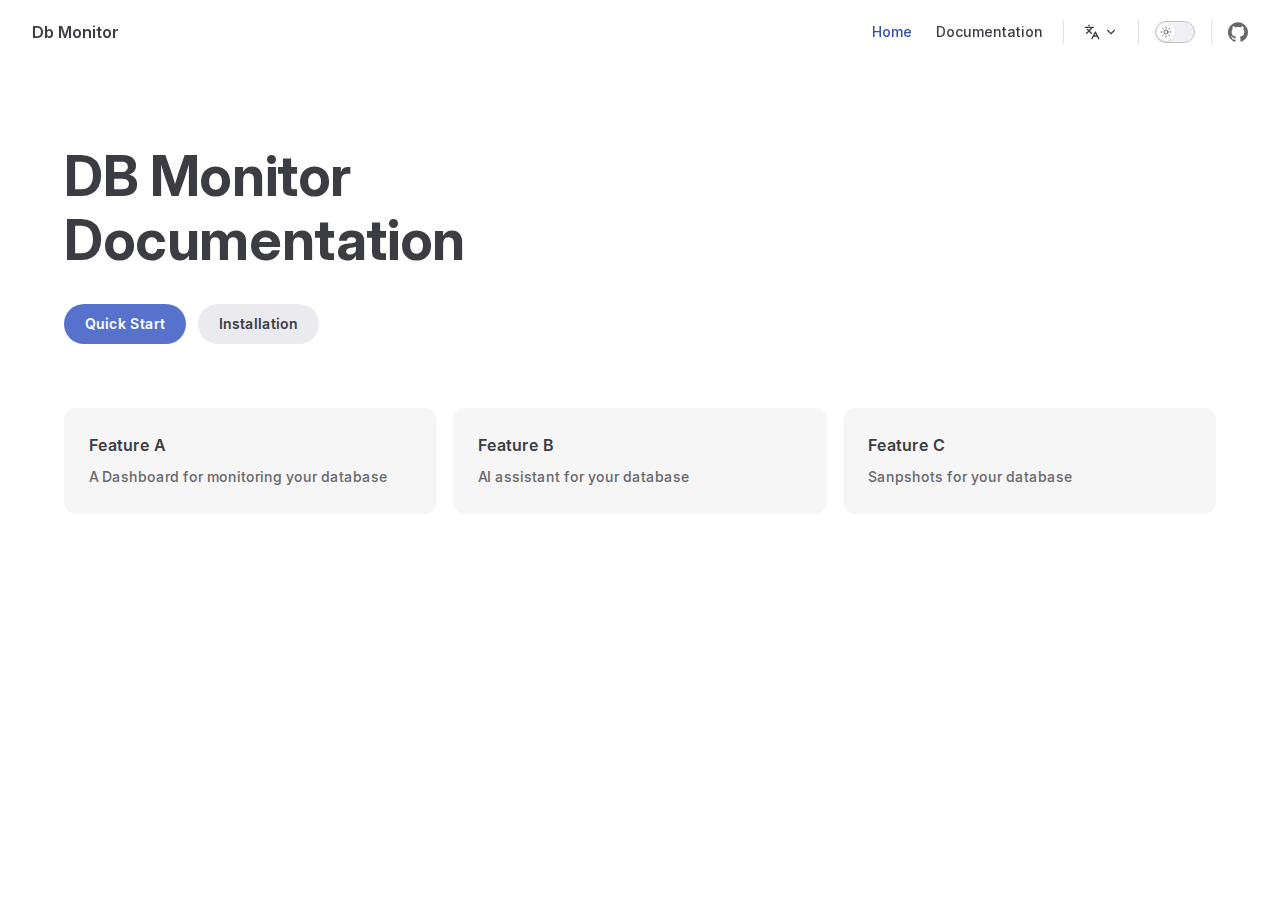
<file: docs/index.html>
<!DOCTYPE html>
<html lang="en" dir="ltr">
  <head>
    <meta charset="utf-8">
    <meta name="viewport" content="width=device-width,initial-scale=1">
    <title>Db Monitor</title>
    <meta name="description" content="DB Monitor Documentation">
    <meta name="generator" content="VitePress v1.6.4">
    <link rel="preload stylesheet" href="/docs/assets/style.DuOwLuGy.css" as="style">
    <link rel="preload stylesheet" href="/docs/vp-icons.css" as="style">
    
    <script type="module" src="/docs/assets/app.Ds0Jj51t.js"></script>
    <link rel="preload" href="/docs/assets/inter-roman-latin.Di8DUHzh.woff2" as="font" type="font/woff2" crossorigin="">
    <link rel="modulepreload" href="/docs/assets/chunks/theme.Cz-4sGqh.js">
    <link rel="modulepreload" href="/docs/assets/chunks/framework.Cta0ghm6.js">
    <link rel="modulepreload" href="/docs/assets/index.md.C3SrX0bq.lean.js">
    <script id="check-dark-mode">(()=>{const e=localStorage.getItem("vitepress-theme-appearance")||"auto",a=window.matchMedia("(prefers-color-scheme: dark)").matches;(!e||e==="auto"?a:e==="dark")&&document.documentElement.classList.add("dark")})();</script>
    <script id="check-mac-os">document.documentElement.classList.toggle("mac",/Mac|iPhone|iPod|iPad/i.test(navigator.platform));</script>
  </head>
  <body>
    <div id="app"><div class="Layout" data-v-5d98c3a5><!--[--><!--]--><!--[--><span tabindex="-1" data-v-0b0ada53></span><a href="#VPContent" class="VPSkipLink visually-hidden" data-v-0b0ada53>Skip to content</a><!--]--><!----><header class="VPNav" data-v-5d98c3a5 data-v-ae24b3ad><div class="VPNavBar" data-v-ae24b3ad data-v-6aa21345><div class="wrapper" data-v-6aa21345><div class="container" data-v-6aa21345><div class="title" data-v-6aa21345><div class="VPNavBarTitle" data-v-6aa21345 data-v-1168a8e4><a class="title" href="/docs/" data-v-1168a8e4><!--[--><!--]--><!----><span data-v-1168a8e4>Db Monitor</span><!--[--><!--]--></a></div></div><div class="content" data-v-6aa21345><div class="content-body" data-v-6aa21345><!--[--><!--]--><div class="VPNavBarSearch search" data-v-6aa21345><!----></div><nav aria-labelledby="main-nav-aria-label" class="VPNavBarMenu menu" data-v-6aa21345 data-v-dc692963><span id="main-nav-aria-label" class="visually-hidden" data-v-dc692963> Main Navigation </span><!--[--><!--[--><a class="VPLink link VPNavBarMenuLink active" href="/docs/" tabindex="0" data-v-dc692963 data-v-e56f3d57><!--[--><span data-v-e56f3d57>Home</span><!--]--></a><!--]--><!--[--><a class="VPLink link VPNavBarMenuLink" href="/docs/overview.html" tabindex="0" data-v-dc692963 data-v-e56f3d57><!--[--><span data-v-e56f3d57>Documentation</span><!--]--></a><!--]--><!--]--></nav><div class="VPFlyout VPNavBarTranslations translations" data-v-6aa21345 data-v-88af2de4 data-v-cf11d7a2><button type="button" class="button" aria-haspopup="true" aria-expanded="false" aria-label="Change language" data-v-cf11d7a2><span class="text" data-v-cf11d7a2><span class="vpi-languages option-icon" data-v-cf11d7a2></span><!----><span class="vpi-chevron-down text-icon" data-v-cf11d7a2></span></span></button><div class="menu" data-v-cf11d7a2><div class="VPMenu" data-v-cf11d7a2 data-v-b98bc113><!----><!--[--><!--[--><div class="items" data-v-88af2de4><p class="title" data-v-88af2de4>English</p><!--[--><div class="VPMenuLink" data-v-88af2de4 data-v-35975db6><a class="VPLink link" href="/docs/zh/" data-v-35975db6><!--[--><span data-v-35975db6>简体中文</span><!--]--></a></div><!--]--></div><!--]--><!--]--></div></div></div><div class="VPNavBarAppearance appearance" data-v-6aa21345 data-v-6c893767><button class="VPSwitch VPSwitchAppearance" type="button" role="switch" title aria-checked="false" data-v-6c893767 data-v-5337faa4 data-v-1d5665e3><span class="check" data-v-1d5665e3><span class="icon" data-v-1d5665e3><!--[--><span class="vpi-sun sun" data-v-5337faa4></span><span class="vpi-moon moon" data-v-5337faa4></span><!--]--></span></span></button></div><div class="VPSocialLinks VPNavBarSocialLinks social-links" data-v-6aa21345 data-v-0394ad82 data-v-7bc22406><!--[--><a class="VPSocialLink no-icon" href="https://github.com/stone-jj/ora-monitor-release" aria-label="github" target="_blank" rel="noopener" data-v-7bc22406 data-v-bd121fe5><span class="vpi-social-github"></span></a><!--]--></div><div class="VPFlyout VPNavBarExtra extra" data-v-6aa21345 data-v-bb2aa2f0 data-v-cf11d7a2><button type="button" class="button" aria-haspopup="true" aria-expanded="false" aria-label="extra navigation" data-v-cf11d7a2><span class="vpi-more-horizontal icon" data-v-cf11d7a2></span></button><div class="menu" data-v-cf11d7a2><div class="VPMenu" data-v-cf11d7a2 data-v-b98bc113><!----><!--[--><!--[--><div class="group translations" data-v-bb2aa2f0><p class="trans-title" data-v-bb2aa2f0>English</p><!--[--><div class="VPMenuLink" data-v-bb2aa2f0 data-v-35975db6><a class="VPLink link" href="/docs/zh/" data-v-35975db6><!--[--><span data-v-35975db6>简体中文</span><!--]--></a></div><!--]--></div><div class="group" data-v-bb2aa2f0><div class="item appearance" data-v-bb2aa2f0><p class="label" data-v-bb2aa2f0>Appearance</p><div class="appearance-action" data-v-bb2aa2f0><button class="VPSwitch VPSwitchAppearance" type="button" role="switch" title aria-checked="false" data-v-bb2aa2f0 data-v-5337faa4 data-v-1d5665e3><span class="check" data-v-1d5665e3><span class="icon" data-v-1d5665e3><!--[--><span class="vpi-sun sun" data-v-5337faa4></span><span class="vpi-moon moon" data-v-5337faa4></span><!--]--></span></span></button></div></div></div><div class="group" data-v-bb2aa2f0><div class="item social-links" data-v-bb2aa2f0><div class="VPSocialLinks social-links-list" data-v-bb2aa2f0 data-v-7bc22406><!--[--><a class="VPSocialLink no-icon" href="https://github.com/stone-jj/ora-monitor-release" aria-label="github" target="_blank" rel="noopener" data-v-7bc22406 data-v-bd121fe5><span class="vpi-social-github"></span></a><!--]--></div></div></div><!--]--><!--]--></div></div></div><!--[--><!--]--><button type="button" class="VPNavBarHamburger hamburger" aria-label="mobile navigation" aria-expanded="false" aria-controls="VPNavScreen" data-v-6aa21345 data-v-e5dd9c1c><span class="container" data-v-e5dd9c1c><span class="top" data-v-e5dd9c1c></span><span class="middle" data-v-e5dd9c1c></span><span class="bottom" data-v-e5dd9c1c></span></span></button></div></div></div></div><div class="divider" data-v-6aa21345><div class="divider-line" data-v-6aa21345></div></div></div><!----></header><!----><!----><div class="VPContent is-home" id="VPContent" data-v-5d98c3a5 data-v-1428d186><div class="VPHome" data-v-1428d186 data-v-8b561e3d><!--[--><!--]--><div class="VPHero VPHomeHero" data-v-8b561e3d data-v-4f9c455b><div class="container" data-v-4f9c455b><div class="main" data-v-4f9c455b><!--[--><!--]--><!--[--><h1 class="heading" data-v-4f9c455b><!----><span class="text" data-v-4f9c455b>DB Monitor Documentation</span></h1><!----><!--]--><!--[--><!--]--><div class="actions" data-v-4f9c455b><!--[--><div class="action" data-v-4f9c455b><a class="VPButton medium brand" href="/docs/quickstart.html" data-v-4f9c455b data-v-fa7799d5>Quick Start</a></div><div class="action" data-v-4f9c455b><a class="VPButton medium alt" href="/docs/install.html" data-v-4f9c455b data-v-fa7799d5>Installation</a></div><!--]--></div><!--[--><!--]--></div><!----></div></div><!--[--><!--]--><!--[--><!--]--><div class="VPFeatures VPHomeFeatures" data-v-8b561e3d data-v-a6181336><div class="container" data-v-a6181336><div class="items" data-v-a6181336><!--[--><div class="grid-3 item" data-v-a6181336><div class="VPLink no-icon VPFeature" data-v-a6181336 data-v-a3976bdc><!--[--><article class="box" data-v-a3976bdc><!----><h2 class="title" data-v-a3976bdc>Feature A</h2><p class="details" data-v-a3976bdc>A Dashboard for monitoring your database</p><!----></article><!--]--></div></div><div class="grid-3 item" data-v-a6181336><div class="VPLink no-icon VPFeature" data-v-a6181336 data-v-a3976bdc><!--[--><article class="box" data-v-a3976bdc><!----><h2 class="title" data-v-a3976bdc>Feature B</h2><p class="details" data-v-a3976bdc>AI assistant for your database</p><!----></article><!--]--></div></div><div class="grid-3 item" data-v-a6181336><div class="VPLink no-icon VPFeature" data-v-a6181336 data-v-a3976bdc><!--[--><article class="box" data-v-a3976bdc><!----><h2 class="title" data-v-a3976bdc>Feature C</h2><p class="details" data-v-a3976bdc>Sanpshots for your database</p><!----></article><!--]--></div></div><!--]--></div></div></div><!--[--><!--]--><div class="vp-doc container" style="" data-v-8b561e3d data-v-8e2d4988><!--[--><div style="position:relative;" data-v-8b561e3d><div></div></div><!--]--></div></div></div><!----><!--[--><!--]--></div></div>
    <script>window.__VP_HASH_MAP__=JSON.parse("{\"index.md\":\"C3SrX0bq\",\"install.md\":\"BGSsEU02\",\"overview.md\":\"BhZNxieE\",\"quickstart.md\":\"DruvB7xf\",\"zh_index.md\":\"BC9vFu-0\",\"zh_install.md\":\"dbKT2dyH\",\"zh_overview.md\":\"JsYy5XnA\",\"zh_quickstart.md\":\"Dv0sZIhE\"}");window.__VP_SITE_DATA__=JSON.parse("{\"lang\":\"en-US\",\"dir\":\"ltr\",\"title\":\"Db Monitor\",\"description\":\"DB Monitor Documentation\",\"base\":\"/docs/\",\"head\":[],\"router\":{\"prefetchLinks\":true},\"appearance\":true,\"themeConfig\":{},\"locales\":{\"root\":{\"label\":\"English\",\"lang\":\"en\",\"themeConfig\":{\"nav\":[{\"text\":\"Home\",\"link\":\"/\"},{\"text\":\"Documentation\",\"link\":\"/overview\"}],\"sidebar\":[{\"items\":[{\"text\":\"Overview\",\"link\":\"/overview\"},{\"text\":\"Quickstart\",\"link\":\"/quickstart\"},{\"text\":\"Installtion\",\"link\":\"/install\"}]}],\"socialLinks\":[{\"icon\":\"github\",\"link\":\"https://github.com/stone-jj/ora-monitor-release\"}]}},\"zh\":{\"label\":\"简体中文\",\"lang\":\"zh-CN\",\"themeConfig\":{\"nav\":[{\"text\":\"首页\",\"link\":\"/zh/\"},{\"text\":\"文档\",\"link\":\"/zh/overview\"}],\"sidebar\":[{\"items\":[{\"text\":\"介绍\",\"link\":\"/zh/overview\"},{\"text\":\"快速上手\",\"link\":\"/zh/quickstart\"},{\"text\":\"安装\",\"link\":\"/zh/install\"}]}],\"socialLinks\":[{\"icon\":\"github\",\"link\":\"https://github.com/stone-jj/ora-monitor-release\"}]}}},\"scrollOffset\":134,\"cleanUrls\":false}");</script>
    
  </body>
</html>
</file>
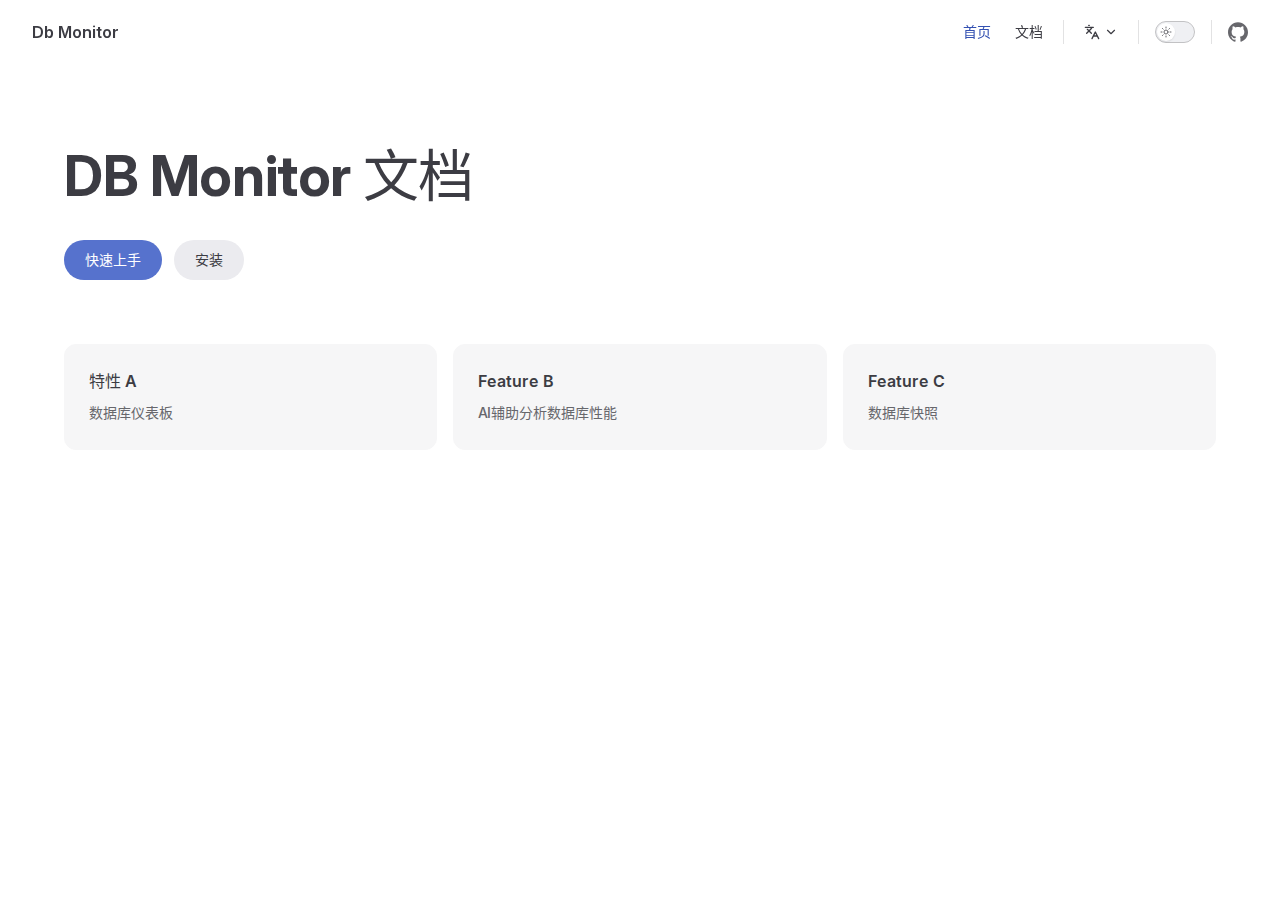
<file: docs/zh/index.html>
<!DOCTYPE html>
<html lang="zh-CN" dir="ltr">
  <head>
    <meta charset="utf-8">
    <meta name="viewport" content="width=device-width,initial-scale=1">
    <title>Db Monitor</title>
    <meta name="description" content="DB Monitor Documentation">
    <meta name="generator" content="VitePress v1.6.4">
    <link rel="preload stylesheet" href="/docs/assets/style.DuOwLuGy.css" as="style">
    <link rel="preload stylesheet" href="/docs/vp-icons.css" as="style">
    
    <script type="module" src="/docs/assets/app.Ds0Jj51t.js"></script>
    <link rel="preload" href="/docs/assets/inter-roman-latin.Di8DUHzh.woff2" as="font" type="font/woff2" crossorigin="">
    <link rel="modulepreload" href="/docs/assets/chunks/theme.Cz-4sGqh.js">
    <link rel="modulepreload" href="/docs/assets/chunks/framework.Cta0ghm6.js">
    <link rel="modulepreload" href="/docs/assets/zh_index.md.BC9vFu-0.lean.js">
    <script id="check-dark-mode">(()=>{const e=localStorage.getItem("vitepress-theme-appearance")||"auto",a=window.matchMedia("(prefers-color-scheme: dark)").matches;(!e||e==="auto"?a:e==="dark")&&document.documentElement.classList.add("dark")})();</script>
    <script id="check-mac-os">document.documentElement.classList.toggle("mac",/Mac|iPhone|iPod|iPad/i.test(navigator.platform));</script>
  </head>
  <body>
    <div id="app"><div class="Layout" data-v-5d98c3a5><!--[--><!--]--><!--[--><span tabindex="-1" data-v-0b0ada53></span><a href="#VPContent" class="VPSkipLink visually-hidden" data-v-0b0ada53>Skip to content</a><!--]--><!----><header class="VPNav" data-v-5d98c3a5 data-v-ae24b3ad><div class="VPNavBar" data-v-ae24b3ad data-v-6aa21345><div class="wrapper" data-v-6aa21345><div class="container" data-v-6aa21345><div class="title" data-v-6aa21345><div class="VPNavBarTitle" data-v-6aa21345 data-v-1168a8e4><a class="title" href="/docs/zh/" data-v-1168a8e4><!--[--><!--]--><!----><span data-v-1168a8e4>Db Monitor</span><!--[--><!--]--></a></div></div><div class="content" data-v-6aa21345><div class="content-body" data-v-6aa21345><!--[--><!--]--><div class="VPNavBarSearch search" data-v-6aa21345><!----></div><nav aria-labelledby="main-nav-aria-label" class="VPNavBarMenu menu" data-v-6aa21345 data-v-dc692963><span id="main-nav-aria-label" class="visually-hidden" data-v-dc692963> Main Navigation </span><!--[--><!--[--><a class="VPLink link VPNavBarMenuLink active" href="/docs/zh/" tabindex="0" data-v-dc692963 data-v-e56f3d57><!--[--><span data-v-e56f3d57>首页</span><!--]--></a><!--]--><!--[--><a class="VPLink link VPNavBarMenuLink" href="/docs/zh/overview.html" tabindex="0" data-v-dc692963 data-v-e56f3d57><!--[--><span data-v-e56f3d57>文档</span><!--]--></a><!--]--><!--]--></nav><div class="VPFlyout VPNavBarTranslations translations" data-v-6aa21345 data-v-88af2de4 data-v-cf11d7a2><button type="button" class="button" aria-haspopup="true" aria-expanded="false" aria-label="Change language" data-v-cf11d7a2><span class="text" data-v-cf11d7a2><span class="vpi-languages option-icon" data-v-cf11d7a2></span><!----><span class="vpi-chevron-down text-icon" data-v-cf11d7a2></span></span></button><div class="menu" data-v-cf11d7a2><div class="VPMenu" data-v-cf11d7a2 data-v-b98bc113><!----><!--[--><!--[--><div class="items" data-v-88af2de4><p class="title" data-v-88af2de4>简体中文</p><!--[--><div class="VPMenuLink" data-v-88af2de4 data-v-35975db6><a class="VPLink link" href="/docs/" data-v-35975db6><!--[--><span data-v-35975db6>English</span><!--]--></a></div><!--]--></div><!--]--><!--]--></div></div></div><div class="VPNavBarAppearance appearance" data-v-6aa21345 data-v-6c893767><button class="VPSwitch VPSwitchAppearance" type="button" role="switch" title aria-checked="false" data-v-6c893767 data-v-5337faa4 data-v-1d5665e3><span class="check" data-v-1d5665e3><span class="icon" data-v-1d5665e3><!--[--><span class="vpi-sun sun" data-v-5337faa4></span><span class="vpi-moon moon" data-v-5337faa4></span><!--]--></span></span></button></div><div class="VPSocialLinks VPNavBarSocialLinks social-links" data-v-6aa21345 data-v-0394ad82 data-v-7bc22406><!--[--><a class="VPSocialLink no-icon" href="https://github.com/stone-jj/ora-monitor-release" aria-label="github" target="_blank" rel="noopener" data-v-7bc22406 data-v-bd121fe5><span class="vpi-social-github"></span></a><!--]--></div><div class="VPFlyout VPNavBarExtra extra" data-v-6aa21345 data-v-bb2aa2f0 data-v-cf11d7a2><button type="button" class="button" aria-haspopup="true" aria-expanded="false" aria-label="extra navigation" data-v-cf11d7a2><span class="vpi-more-horizontal icon" data-v-cf11d7a2></span></button><div class="menu" data-v-cf11d7a2><div class="VPMenu" data-v-cf11d7a2 data-v-b98bc113><!----><!--[--><!--[--><div class="group translations" data-v-bb2aa2f0><p class="trans-title" data-v-bb2aa2f0>简体中文</p><!--[--><div class="VPMenuLink" data-v-bb2aa2f0 data-v-35975db6><a class="VPLink link" href="/docs/" data-v-35975db6><!--[--><span data-v-35975db6>English</span><!--]--></a></div><!--]--></div><div class="group" data-v-bb2aa2f0><div class="item appearance" data-v-bb2aa2f0><p class="label" data-v-bb2aa2f0>Appearance</p><div class="appearance-action" data-v-bb2aa2f0><button class="VPSwitch VPSwitchAppearance" type="button" role="switch" title aria-checked="false" data-v-bb2aa2f0 data-v-5337faa4 data-v-1d5665e3><span class="check" data-v-1d5665e3><span class="icon" data-v-1d5665e3><!--[--><span class="vpi-sun sun" data-v-5337faa4></span><span class="vpi-moon moon" data-v-5337faa4></span><!--]--></span></span></button></div></div></div><div class="group" data-v-bb2aa2f0><div class="item social-links" data-v-bb2aa2f0><div class="VPSocialLinks social-links-list" data-v-bb2aa2f0 data-v-7bc22406><!--[--><a class="VPSocialLink no-icon" href="https://github.com/stone-jj/ora-monitor-release" aria-label="github" target="_blank" rel="noopener" data-v-7bc22406 data-v-bd121fe5><span class="vpi-social-github"></span></a><!--]--></div></div></div><!--]--><!--]--></div></div></div><!--[--><!--]--><button type="button" class="VPNavBarHamburger hamburger" aria-label="mobile navigation" aria-expanded="false" aria-controls="VPNavScreen" data-v-6aa21345 data-v-e5dd9c1c><span class="container" data-v-e5dd9c1c><span class="top" data-v-e5dd9c1c></span><span class="middle" data-v-e5dd9c1c></span><span class="bottom" data-v-e5dd9c1c></span></span></button></div></div></div></div><div class="divider" data-v-6aa21345><div class="divider-line" data-v-6aa21345></div></div></div><!----></header><!----><!----><div class="VPContent is-home" id="VPContent" data-v-5d98c3a5 data-v-1428d186><div class="VPHome" data-v-1428d186 data-v-8b561e3d><!--[--><!--]--><div class="VPHero VPHomeHero" data-v-8b561e3d data-v-4f9c455b><div class="container" data-v-4f9c455b><div class="main" data-v-4f9c455b><!--[--><!--]--><!--[--><h1 class="heading" data-v-4f9c455b><!----><span class="text" data-v-4f9c455b>DB Monitor 文档</span></h1><!----><!--]--><!--[--><!--]--><div class="actions" data-v-4f9c455b><!--[--><div class="action" data-v-4f9c455b><a class="VPButton medium brand" href="/docs/zh/quickstart.html" data-v-4f9c455b data-v-fa7799d5>快速上手</a></div><div class="action" data-v-4f9c455b><a class="VPButton medium alt" href="/docs/zh/install.html" data-v-4f9c455b data-v-fa7799d5>安装</a></div><!--]--></div><!--[--><!--]--></div><!----></div></div><!--[--><!--]--><!--[--><!--]--><div class="VPFeatures VPHomeFeatures" data-v-8b561e3d data-v-a6181336><div class="container" data-v-a6181336><div class="items" data-v-a6181336><!--[--><div class="grid-3 item" data-v-a6181336><div class="VPLink no-icon VPFeature" data-v-a6181336 data-v-a3976bdc><!--[--><article class="box" data-v-a3976bdc><!----><h2 class="title" data-v-a3976bdc>特性 A</h2><p class="details" data-v-a3976bdc>数据库仪表板</p><!----></article><!--]--></div></div><div class="grid-3 item" data-v-a6181336><div class="VPLink no-icon VPFeature" data-v-a6181336 data-v-a3976bdc><!--[--><article class="box" data-v-a3976bdc><!----><h2 class="title" data-v-a3976bdc>Feature B</h2><p class="details" data-v-a3976bdc>AI辅助分析数据库性能</p><!----></article><!--]--></div></div><div class="grid-3 item" data-v-a6181336><div class="VPLink no-icon VPFeature" data-v-a6181336 data-v-a3976bdc><!--[--><article class="box" data-v-a3976bdc><!----><h2 class="title" data-v-a3976bdc>Feature C</h2><p class="details" data-v-a3976bdc>数据库快照</p><!----></article><!--]--></div></div><!--]--></div></div></div><!--[--><!--]--><div class="vp-doc container" style="" data-v-8b561e3d data-v-8e2d4988><!--[--><div style="position:relative;" data-v-8b561e3d><div></div></div><!--]--></div></div></div><!----><!--[--><!--]--></div></div>
    <script>window.__VP_HASH_MAP__=JSON.parse("{\"index.md\":\"C3SrX0bq\",\"install.md\":\"BGSsEU02\",\"overview.md\":\"BhZNxieE\",\"quickstart.md\":\"DruvB7xf\",\"zh_index.md\":\"BC9vFu-0\",\"zh_install.md\":\"dbKT2dyH\",\"zh_overview.md\":\"JsYy5XnA\",\"zh_quickstart.md\":\"Dv0sZIhE\"}");window.__VP_SITE_DATA__=JSON.parse("{\"lang\":\"en-US\",\"dir\":\"ltr\",\"title\":\"Db Monitor\",\"description\":\"DB Monitor Documentation\",\"base\":\"/docs/\",\"head\":[],\"router\":{\"prefetchLinks\":true},\"appearance\":true,\"themeConfig\":{},\"locales\":{\"root\":{\"label\":\"English\",\"lang\":\"en\",\"themeConfig\":{\"nav\":[{\"text\":\"Home\",\"link\":\"/\"},{\"text\":\"Documentation\",\"link\":\"/overview\"}],\"sidebar\":[{\"items\":[{\"text\":\"Overview\",\"link\":\"/overview\"},{\"text\":\"Quickstart\",\"link\":\"/quickstart\"},{\"text\":\"Installtion\",\"link\":\"/install\"}]}],\"socialLinks\":[{\"icon\":\"github\",\"link\":\"https://github.com/stone-jj/ora-monitor-release\"}]}},\"zh\":{\"label\":\"简体中文\",\"lang\":\"zh-CN\",\"themeConfig\":{\"nav\":[{\"text\":\"首页\",\"link\":\"/zh/\"},{\"text\":\"文档\",\"link\":\"/zh/overview\"}],\"sidebar\":[{\"items\":[{\"text\":\"介绍\",\"link\":\"/zh/overview\"},{\"text\":\"快速上手\",\"link\":\"/zh/quickstart\"},{\"text\":\"安装\",\"link\":\"/zh/install\"}]}],\"socialLinks\":[{\"icon\":\"github\",\"link\":\"https://github.com/stone-jj/ora-monitor-release\"}]}}},\"scrollOffset\":134,\"cleanUrls\":false}");</script>
    
  </body>
</html>
</file>
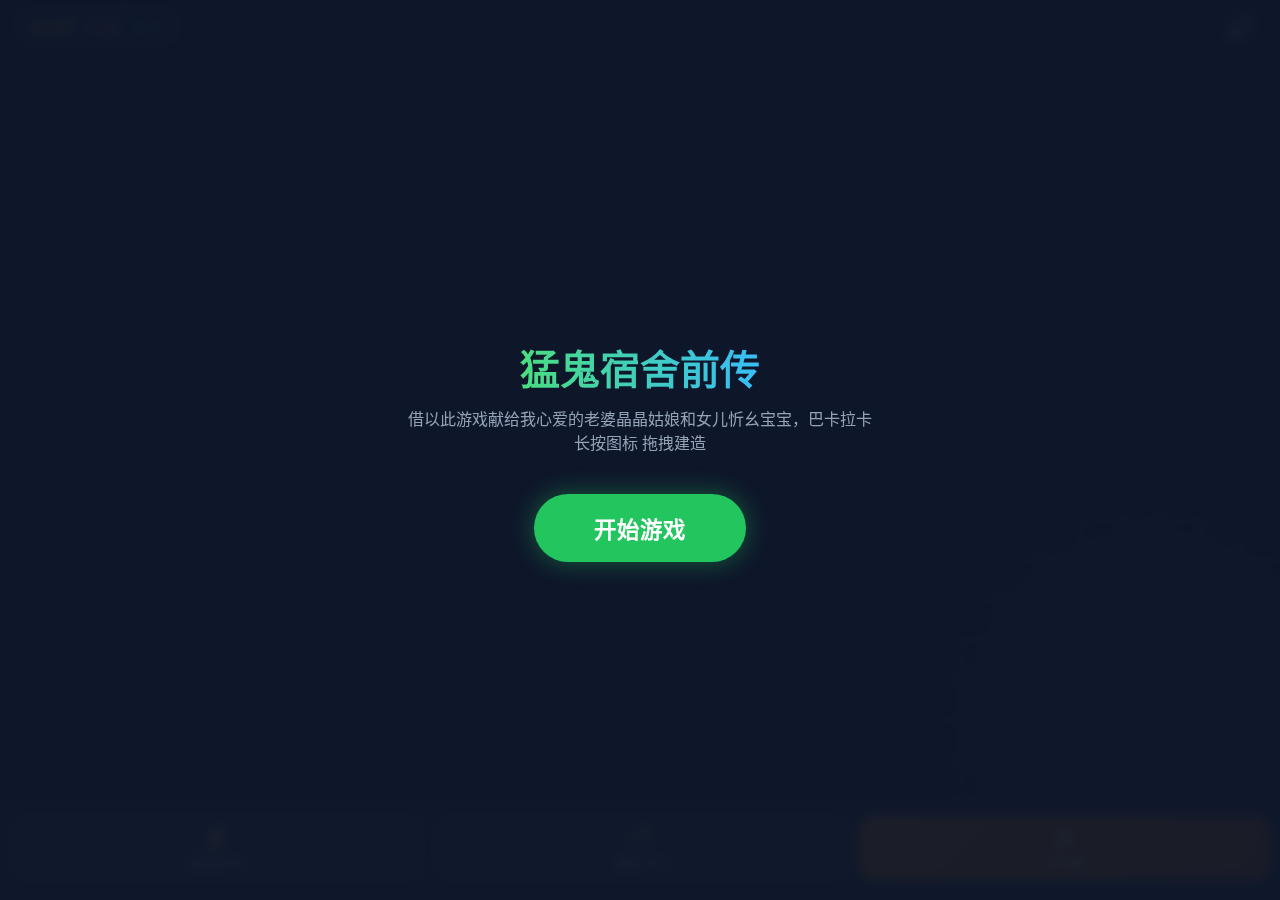
<file: game.html>
<!DOCTYPE html>
<html lang="zh-CN">
<head>
    <meta charset="UTF-8">
    <meta name="viewport" content="width=device-width, initial-scale=1.0, maximum-scale=1.0, user-scalable=no, viewport-fit=cover">
    <title>猛鬼宿舍前传</title>
    <style>
        :root {
            --bg-color: #0f172a;
            --glass: rgba(30, 41, 59, 0.85);
            --accent: #38bdf8;
            --danger: #ef4444;
            --success: #22c55e;
        }

        * {
            margin: 0; padding: 0; box-sizing: border-box;
            user-select: none; -webkit-user-select: none;
            touch-action: none; -webkit-touch-callout: none;
            font-family: -apple-system, BlinkMacSystemFont, "Segoe UI", Roboto, Helvetica, Arial, sans-serif;
            outline: none; -webkit-tap-highlight-color: transparent;
        }

        body {
            background-color: var(--bg-color);
            background-image: 
                radial-gradient(circle at 10% 20%, rgba(56, 189, 248, 0.05) 0%, transparent 20%),
                radial-gradient(circle at 90% 80%, rgba(239, 68, 68, 0.05) 0%, transparent 20%);
            color: #e2e8f0;
            height: 100vh; width: 100vw;
            overflow: hidden;
            display: flex; flex-direction: column;
        }

        /* HUD */
        .hud {
            position: absolute; top: 0; left: 0; width: 100%;
            padding: max(10px, env(safe-area-inset-top)) 15px 10px;
            display: flex; justify-content: space-between;
            pointer-events: none; z-index: 10;
        }
        .stats-bar {
            background: var(--glass);
            backdrop-filter: blur(8px);
            border: 1px solid rgba(255,255,255,0.1);
            padding: 8px 16px;
            border-radius: 24px;
            display: flex; gap: 15px;
            pointer-events: auto;
            box-shadow: 0 4px 10px rgba(0, 0, 0, 0.3);
        }
        .stat { font-weight: 800; font-size: 0.9rem; display: flex; align-items: center; gap: 6px; }
        
        /* 游戏画布 */
        .game-area {
            flex: 1; position: relative;
            width: 100%; overflow: hidden;
            background-image: linear-gradient(rgba(255,255,255,0.03) 1px, transparent 1px),
            linear-gradient(90deg, rgba(255,255,255,0.03) 1px, transparent 1px);
            background-size: 40px 40px;
        }
        #svgCanvas { width: 100%; height: 100%; display: block; }

        /* 底部控制栏 */
        .controls {
            background: #1e293b;
            padding: 10px 10px max(20px, env(safe-area-inset-bottom));
            display: flex; gap: 12px;
            border-top: 1px solid rgba(255,255,255,0.05);
            z-index: 20;
        }
        .card-btn {
            flex: 1; height: 64px;
            background: #334155;
            border: 1px solid rgba(255,255,255,0.1);
            border-radius: 16px;
            color: #fff;
            position: relative;
            display: flex; flex-direction: column;
            align-items: center; justify-content: center;
            transition: all 0.1s;
        }
        .card-btn:active { transform: scale(0.96); background: #475569; }
        .icon-box { font-size: 1.4rem; margin-bottom: 2px; }
        .cost { font-size: 0.75rem; color: #94a3b8; font-weight: 600; }
        .btn-wave { background: linear-gradient(135deg, #f59e0b, #d97706); border: none; }
        
        /* 预览与特效 */
        .drag-preview {
            position: absolute; pointer-events: none; z-index: 50;
            transform: translate(-50%, -150%);
            filter: drop-shadow(0 10px 20px rgba(0,0,0,0.6));
            display: none;
        }
        .range-circle {
            position: absolute; top: 50%; left: 50%;
            transform: translate(-50%, -50%);
            border: 2px dashed rgba(56, 189, 248, 0.6);
            background: rgba(56, 189, 248, 0.15);
            border-radius: 50%;
            pointer-events: none;
        }
        
        .toast {
            position: absolute; top: 20%; left: 50%;
            transform: translate(-50%, -50%);
            background: rgba(0,0,0,0.85); color: #fff;
            padding: 10px 20px; border-radius: 30px;
            font-size: 0.95rem; pointer-events: none;
            opacity: 0; transition: opacity 0.3s;
            border: 1px solid var(--accent);
            font-weight: bold;
            z-index: 200;
        }

        /* 模态框 */
        .modal {
            position: absolute; inset: 0;
            background: rgba(15, 23, 42, 0.95);
            backdrop-filter: blur(5px);
            display: flex; flex-direction: column;
            align-items: center; justify-content: center;
            z-index: 100; transition: opacity 0.3s;
        }
        .start-btn {
            background: var(--success); color: #fff;
            border: none; padding: 18px 60px;
            font-size: 1.4rem; font-weight: 800;
            border-radius: 50px; margin-top: 40px;
            box-shadow: 0 0 25px rgba(34, 197, 94, 0.4);
            letter-spacing: 1px;
            transition: transform 0.1s;
        }
        .start-btn:active { transform: scale(0.95); }
    </style>
</head>
<body>

    <div class="hud">
        <div class="stats-bar">
            <div class="stat" style="color:#fbbf24"><span>◈</span> <span id="money">150</span></div>
            <div class="stat" style="color:#f87171"><span>♥</span> <span id="lives">10</span></div>
            <div class="stat" style="color:#38bdf8"><span>⚔</span> <span id="wave">1</span></div>
        </div>
        <button id="soundToggle" style="background:none;border:none;font-size:1.5rem;padding:0 10px;">🔊</button>
    </div>

    <div class="game-area">
        <svg id="svgCanvas" preserveAspectRatio="none">
            <defs>
                <linearGradient id="gradTower1" x1="0%" y1="0%" x2="100%" y2="100%">
                    <stop offset="0%" style="stop-color:#4ade80" />
                    <stop offset="100%" style="stop-color:#166534" />
                </linearGradient>
                <linearGradient id="gradTower2" x1="0%" y1="0%" x2="0%" y2="100%">
                    <stop offset="0%" style="stop-color:#60a5fa" />
                    <stop offset="100%" style="stop-color:#1e3a8a" />
                </linearGradient>
                <radialGradient id="gradEnemy1" cx="50%" cy="50%" r="50%">
                    <stop offset="40%" style="stop-color:#f472b6" />
                    <stop offset="100%" style="stop-color:#be185d" />
                </radialGradient>
                <linearGradient id="gradEnemy2" x1="0%" y1="0%" x2="100%" y2="0%">
                    <stop offset="0%" style="stop-color:#fbbf24" />
                    <stop offset="100%" style="stop-color:#d97706" />
                </linearGradient>
                <radialGradient id="gradCore">
                    <stop offset="0%" style="stop-color:#38bdf8" />
                    <stop offset="100%" style="stop-color:#0f172a" />
                </radialGradient>
                <filter id="glow">
                    <feGaussianBlur stdDeviation="2.5" result="coloredBlur"/>
                    <feMerge>
                        <feMergeNode in="coloredBlur"/>
                        <feMergeNode in="SourceGraphic"/>
                    </feMerge>
                </filter>
            </defs>
        </svg>
        <div id="toast" class="toast"></div>
        <div id="dragPreview" class="drag-preview">
            <div id="previewRange" class="range-circle"></div>
        </div>
    </div>

    <div class="controls">
        <button class="card-btn" id="btnT1">
            <div class="icon-box">⚡</div>
            <div class="cost">激光塔 50</div>
        </button>
        <button class="card-btn" id="btnT2">
            <div class="icon-box">💣</div>
            <div class="cost">重炮 100</div>
        </button>
        <button class="card-btn btn-wave" id="btnNext">
            <div class="icon-box" style="font-weight:bold">⚔</div>
            <div class="cost" style="color:rgba(255,255,255,0.8)">下一波</div>
        </button>
    </div>

    <div id="startModal" class="modal">
        <h1 style="font-size: 2.5rem; background: linear-gradient(to right, #4ade80, #38bdf8); -webkit-background-clip: text; color: transparent; margin-bottom: 10px; font-weight: 900;">猛鬼宿舍前传</h1>
        <p style="color:#94a3b8; font-size: 1rem;">借以此游戏献给我心爱的老婆晶晶姑娘和女儿忻幺宝宝，巴卡拉卡</p>
        <p style="color:#94a3b8; font-size: 1rem;">长按图标 拖拽建造</p>
        <button id="startBtn" class="start-btn">开始游戏</button>
    </div>

    <!-- 纯 JavaScript 逻辑 (无需编译) -->
    <script>
        // --- 资源定义 ---
        const ASSETS = {
            tower1: `
                <g filter="url(#glow)">
                    <ellipse cx="0" cy="15" rx="15" ry="8" fill="rgba(0,0,0,0.5)" />
                    <path d="M-12 10 L-8 0 L8 0 L12 10 L0 18 Z" fill="#14532d" stroke="#4ade80" stroke-width="1"/>
                    <circle cx="0" cy="0" r="8" fill="url(#gradTower1)" />
                    <circle cx="0" cy="0" r="4" fill="#fff" />
                    <rect x="-2" y="-18" width="4" height="18" fill="#4ade80" rx="2" />
                </g>
            `,
            tower2: `
                <g>
                    <ellipse cx="0" cy="18" rx="18" ry="10" fill="rgba(0,0,0,0.5)" />
                    <rect x="-14" y="-5" width="28" height="24" rx="4" fill="#1e3a8a" stroke="#60a5fa" stroke-width="1"/>
                    <circle cx="0" cy="5" r="10" fill="url(#gradTower2)" />
                    <rect x="-8" y="-22" width="6" height="24" fill="#3b82f6" rx="2" />
                    <rect x="2" y="-22" width="6" height="24" fill="#3b82f6" rx="2" />
                    <rect x="-9" y="-18" width="18" height="6" fill="#1d4ed8" rx="1" />
                </g>
            `,
            enemy1: `
                <g>
                    <ellipse cx="0" cy="15" rx="8" ry="4" fill="rgba(0,0,0,0.3)" />
                    <path d="M0 -15 L12 0 L0 15 L-12 0 Z" fill="url(#gradEnemy1)" stroke="#fff" stroke-width="1.5"/>
                    <circle cx="0" cy="0" r="4" fill="#be185d" />
                    <circle cx="0" cy="0" r="2" fill="#fff" />
                </g>
            `,
            enemy2: `
                <g>
                    <path d="M0 -18 L10 10 L0 5 L-10 10 Z" fill="url(#gradEnemy2)" stroke="#fff" stroke-width="1.5"/>
                    <rect x="-2" y="8" width="4" height="6" fill="#d97706" />
                </g>
            `,
            enemy3: `
                <g>
                    <rect x="-14" y="-14" width="28" height="28" rx="6" fill="#7c3aed" stroke="#fff" stroke-width="2"/>
                    <path d="M-14 -14 L14 14 M14 -14 L-14 14" stroke="rgba(0,0,0,0.3)" stroke-width="4"/>
                    <circle r="6" fill="#a78bfa" />
                </g>
            `,
            base: `
                <g>
                    <circle r="25" fill="rgba(56, 189, 248, 0.1)" stroke="#38bdf8" stroke-width="1" stroke-dasharray="5,5">
                         <animateTransform attributeName="transform" type="rotate" from="0 0 0" to="360 0 0" dur="10s" repeatCount="indefinite"/>
                    </circle>
                    <circle r="15" fill="url(#gradCore)" stroke="#7dd3fc" stroke-width="2" />
                    <path d="M-4 -8 L4 -8 L0 8 Z" fill="#fff">
                         <animate attributeName="opacity" values="1;0.5;1" dur="2s" repeatCount="indefinite"/>
                    </path>
                </g>
            `,
            proj1: `<line x1="0" y1="0" x2="0" y2="10" stroke="#4ade80" stroke-width="3" stroke-linecap="round" />`,
            proj2: `<circle r="4" fill="#60a5fa" stroke="#fff" stroke-width="1" />`
        };

        // --- 配置 ---
        const CFG = {
            costs: { t1: 50, t2: 100 },
            pathPct: [
                {x: 0, y: 0.2}, {x: 0.25, y: 0.2}, {x: 0.25, y: 0.6}, 
                {x: 0.6, y: 0.6}, {x: 0.6, y: 0.3}, {x: 0.85, y: 0.3}, 
                {x: 0.85, y: 0.8}, {x: 0.4, y: 0.8}, {x: 0.4, y: 1}
            ],
            realPath: []
        };

        const state = {
            money: 150, lives: 10, wave: 1, score: 0,
            isRunning: false, soundOn: true,
            entities: { enemies: [], towers: [], projectiles: [] },
            drag: { active: false, type: null }
        };

        const DOM = {
            svg: document.getElementById('svgCanvas'),
            ui: {
                money: document.getElementById('money'),
                lives: document.getElementById('lives'),
                wave: document.getElementById('wave'),
                toast: document.getElementById('toast'),
                preview: document.getElementById('dragPreview'),
                range: document.getElementById('previewRange'),
                startModal: document.getElementById('startModal'),
                startBtn: document.getElementById('startBtn')
            }
        };

        // --- 音频系统 ---
        let audioCtx;
        function initAudio() {
            if (!audioCtx) audioCtx = new (window.AudioContext || window.webkitAudioContext)();
            if (audioCtx.state === 'suspended') audioCtx.resume();
        }

        function playSfx(type) {
            if (!state.soundOn || !audioCtx) return;
            const osc = audioCtx.createOscillator();
            const gain = audioCtx.createGain();
            
            if (type === 'laser') {
                osc.type = 'sawtooth';
                osc.frequency.setValueAtTime(800, audioCtx.currentTime);
                osc.frequency.exponentialRampToValueAtTime(100, audioCtx.currentTime + 0.1);
                gain.gain.setValueAtTime(0.05, audioCtx.currentTime);
                gain.gain.linearRampToValueAtTime(0, audioCtx.currentTime + 0.1);
                osc.start(); osc.stop(audioCtx.currentTime + 0.1);
            } else if (type === 'boom') {
                osc.type = 'square';
                osc.frequency.setValueAtTime(100, audioCtx.currentTime);
                osc.frequency.exponentialRampToValueAtTime(0.01, audioCtx.currentTime + 0.3);
                gain.gain.setValueAtTime(0.1, audioCtx.currentTime);
                gain.gain.linearRampToValueAtTime(0, audioCtx.currentTime + 0.3);
                osc.start(); osc.stop(audioCtx.currentTime + 0.3);
            } else if (type === 'ui') {
                osc.type = 'sine';
                osc.frequency.setValueAtTime(1200, audioCtx.currentTime);
                gain.gain.setValueAtTime(0.05, audioCtx.currentTime);
                gain.gain.linearRampToValueAtTime(0, audioCtx.currentTime + 0.1);
                osc.start(); osc.stop(audioCtx.currentTime + 0.1);
            }
            
            osc.connect(gain);
            gain.connect(audioCtx.destination);
        }

        // --- 工具函数 ---
        function createEl(tag, attrs={}) {
            const el = document.createElementNS("http://www.w3.org/2000/svg", tag);
            for(let k in attrs) el.setAttribute(k, attrs[k]);
            return el;
        }

        function updateUI() {
            DOM.ui.money.textContent = state.money;
            DOM.ui.lives.textContent = state.lives;
            DOM.ui.wave.textContent = state.wave;
        }

        function toast(msg) {
            DOM.ui.toast.textContent = msg;
            DOM.ui.toast.style.opacity = 1;
            DOM.ui.toast.style.top = '25%';
            setTimeout(() => {
                DOM.ui.toast.style.opacity = 0;
                DOM.ui.toast.style.top = '20%';
            }, 1500);
        }

        // --- 游戏类 ---
        class Enemy {
            constructor(type) {
                this.el = createEl('g');
                if (type === 'basic') { 
                    this.el.innerHTML = ASSETS.enemy1; 
                    this.hp = this.maxHp = 30; this.speed = 2; this.reward = 10; 
                } else if (type === 'fast') { 
                    this.el.innerHTML = ASSETS.enemy2; 
                    this.hp = this.maxHp = 15; this.speed = 3.5; this.reward = 15; 
                } else { 
                    this.el.innerHTML = ASSETS.enemy3; 
                    this.hp = this.maxHp = 120; this.speed = 1.2; this.reward = 30; 
                }
                
                const hpBar = createEl('rect', {x:-10, y:-22, width:20, height:3, fill:'#22c55e', rx:1});
                const hpBg = createEl('rect', {x:-10, y:-22, width:20, height:3, fill:'#334155', rx:1});
                this.el.prepend(hpBar); this.el.prepend(hpBg);
                this.hpEl = hpBar;

                DOM.svg.appendChild(this.el);
                this.pathIdx = 0;
                this.x = CFG.realPath[0].x; 
                this.y = CFG.realPath[0].y;
                this.dead = false;
                this.updatePos();
            }
            updatePos() {
                let angle = 0;
                if (this.pathIdx < CFG.realPath.length - 1) {
                    const next = CFG.realPath[this.pathIdx+1];
                    angle = Math.atan2(next.y - this.y, next.x - this.x) * 180 / Math.PI + 90;
                }
                this.el.setAttribute('transform', `translate(${this.x},${this.y}) rotate(${angle})`);
            }
            move() {
                if (this.dead) return;
                const target = CFG.realPath[this.pathIdx + 1];
                if (!target) {
                    this.remove();
                    state.lives--;
                    updateUI();
                    if(state.lives<=0) gameOver();
                    return;
                }
                const dx = target.x - this.x;
                const dy = target.y - this.y;
                const dist = Math.hypot(dx, dy);
                const step = this.speed * (DOM.svg.clientHeight/600);

                if (dist < step) {
                    this.x = target.x; this.y = target.y; this.pathIdx++;
                } else {
                    this.x += (dx/dist)*step;
                    this.y += (dy/dist)*step;
                }
                this.updatePos();
            }
            hit(dmg) {
                this.hp -= dmg;
                this.hpEl.setAttribute('width', Math.max(0, 20*(this.hp/this.maxHp)));
                if (this.hp <= 0) {
                    this.remove();
                    state.money += this.reward;
                    updateUI();
                    playSfx('ui');
                }
            }
            remove() { this.dead = true; this.el.remove(); }
        }

        class Tower {
            constructor(x, y, type) {
                this.x = x; this.y = y; this.type = type;
                this.el = createEl('g', {transform: `translate(${x},${y})`});
                this.el.innerHTML = type === 't1' ? ASSETS.tower1 : ASSETS.tower2;
                DOM.svg.appendChild(this.el);
                
                this.range = type === 't1' ? 100 : 160;
                this.dmg = type === 't1' ? 12 : 40;
                this.cd = 0;
                this.maxCd = type === 't1' ? 30 : 70;
            }
            update() {
                if (this.cd > 0) { this.cd--; return; }
                const target = state.entities.enemies.find(e => !e.dead && Math.hypot(e.x - this.x, e.y - this.y) < this.range);
                if (target) {
                    this.fire(target);
                    this.cd = this.maxCd;
                }
            }
            fire(target) {
                const angle = Math.atan2(target.y - this.y, target.x - this.x) * 180 / Math.PI + 90;
                this.el.setAttribute('transform', `translate(${this.x},${this.y}) rotate(${angle})`);
                state.entities.projectiles.push(new Projectile(this.x, this.y, target, this.type));
                playSfx(this.type === 't1' ? 'laser' : 'boom');
            }
        }

        class Projectile {
            constructor(x, y, target, type) {
                this.x = x; this.y = y; this.target = target;
                this.type = type;
                this.el = createEl('g');
                this.el.innerHTML = type === 't1' ? ASSETS.proj1 : ASSETS.proj2;
                DOM.svg.appendChild(this.el);
                this.speed = type === 't1' ? 12 : 8;
                this.dmg = type === 't1' ? 12 : 40;
                this.active = true;
            }
            update() {
                if (!this.active) return;
                if (this.target.dead) { this.remove(); return; }
                
                const dx = this.target.x - this.x;
                const dy = this.target.y - this.y;
                const dist = Math.hypot(dx, dy);
                const step = this.speed * (DOM.svg.clientHeight/600);
                
                const angle = Math.atan2(dy, dx) * 180 / Math.PI + 90;
                this.el.setAttribute('transform', `translate(${this.x},${this.y}) rotate(${angle})`);

                if (dist < step) {
                    this.target.hit(this.dmg);
                    this.remove();
                    // Hit effect
                    const hit = createEl('circle', {cx:this.x, cy:this.y, r:5, fill:'#fff', opacity:0.8});
                    DOM.svg.appendChild(hit);
                    let op = 0.8;
                    const fade = () => {
                        op -= 0.1;
                        hit.setAttribute('opacity', op);
                        hit.setAttribute('r', 5 + (0.8-op)*10);
                        if(op>0) requestAnimationFrame(fade); else hit.remove();
                    };
                    requestAnimationFrame(fade);
                } else {
                    this.x += (dx/dist)*step;
                    this.y += (dy/dist)*step;
                }
            }
            remove() { this.active = false; this.el.remove(); }
        }

        // --- 核心逻辑 ---
        function initMap() {
            state.entities.enemies.forEach(e=>e.el.remove());
            state.entities.towers.forEach(t=>t.el.remove());
            state.entities.projectiles.forEach(p=>p.el.remove());
            state.entities = {enemies:[], towers:[], projectiles:[]};
            
            Array.from(DOM.svg.children).forEach(c => {
                if(c.tagName !== 'defs') c.remove();
            });

            const w = DOM.svg.clientWidth, h = DOM.svg.clientHeight;
            CFG.realPath = CFG.pathPct.map(p => ({x: p.x*w, y: p.y*h}));
            
            let d = `M ${CFG.realPath[0].x} ${CFG.realPath[0].y}`;
            for(let i=1; i<CFG.realPath.length; i++) d += ` L ${CFG.realPath[i].x} ${CFG.realPath[i].y}`;
            
            DOM.svg.appendChild(createEl('path', {
                d: d, fill: 'none', stroke: 'rgba(56, 189, 248, 0.15)', 'stroke-width': 30, 'stroke-linecap': 'round', 'stroke-linejoin': 'round'
            }));
            DOM.svg.appendChild(createEl('path', {
                d: d, fill: 'none', stroke: 'rgba(56, 189, 248, 0.3)', 'stroke-width': 2, 'stroke-dasharray': '5,5'
            }));

            const end = CFG.realPath[CFG.realPath.length-1];
            const base = createEl('g', {transform: `translate(${end.x},${end.y})`});
            base.innerHTML = ASSETS.base;
            DOM.svg.appendChild(base);
        }

        let loopId;
        let spawnTimer = 0;
        function loop() {
            if (!state.isRunning) return;
            
            spawnTimer++;
            const interval = Math.max(30, 120 - state.wave * 8);
            if (spawnTimer > interval) {
                spawnTimer = 0;
                const r = Math.random();
                let t = 'basic';
                if (state.wave > 2 && r > 0.7) t = 'fast';
                if (state.wave > 4 && r > 0.9) t = 'strong';
                state.entities.enemies.push(new Enemy(t));
            }

            state.entities.enemies.forEach(e => e.move());
            state.entities.towers.forEach(t => t.update());
            state.entities.projectiles.forEach(p => p.update());

            state.entities.enemies = state.entities.enemies.filter(e => !e.dead);
            state.entities.projectiles = state.entities.projectiles.filter(p => p.active);

            loopId = requestAnimationFrame(loop);
        }

        function startGame() {
            initAudio();
            initMap();
            state.money = 150; state.lives = 10; state.wave = 1; state.isRunning = true;
            updateUI();
            DOM.ui.startModal.style.display = 'none';
            playSfx('ui');
            loop();
        }

        function gameOver() {
            state.isRunning = false;
            cancelAnimationFrame(loopId);
            DOM.ui.startModal.style.display = 'flex';
            DOM.ui.startModal.querySelector('h1').textContent = "MISSION FAILED";
            DOM.ui.startBtn.textContent = "RETRY";
        }

        // --- 交互系统 ---
        function getCoords(e) {
            const t = e.touches ? e.touches[0] : e;
            const r = DOM.svg.getBoundingClientRect();
            return { x: t.clientX - r.left, y: t.clientY - r.top, cx: t.clientX, cy: t.clientY };
        }

        function startDrag(type, e) {
            e.preventDefault(); e.stopPropagation();
            if (state.money < CFG.costs[type]) {
                toast(`资金不足! 需要 ${CFG.costs[type]}`);
                return;
            }
            state.drag = { active: true, type: type };
            
            DOM.ui.preview.innerHTML = type === 't1' ? ASSETS.tower1 : ASSETS.tower2;
            const range = type === 't1' ? 100 : 160;
            DOM.ui.range.style.width = DOM.ui.range.style.height = (range*2)+'px';
            DOM.ui.range.appendChild(DOM.ui.preview.firstElementChild.cloneNode(true));
            
            DOM.ui.preview.style.display = 'block';
            moveDrag(e);
        }

        function moveDrag(e) {
            if (!state.drag.active) return;
            const pos = getCoords(e);
            DOM.ui.preview.style.left = pos.cx + 'px';
            DOM.ui.preview.style.top = pos.cy + 'px';
        }

        function endDrag(e) {
            if (!state.drag.active) return;
            state.drag.active = false;
            DOM.ui.preview.style.display = 'none';
            
            const t = e.changedTouches ? e.changedTouches[0] : e;
            const r = DOM.svg.getBoundingClientRect();
            const x = t.clientX - r.left;
            const y = t.clientY - r.top;

            if (y < 60 || y > r.height - 80) return;

            if (state.entities.towers.some(t => Math.hypot(t.x-x, t.y-y) < 40)) {
                toast('位置重叠'); return;
            }
            
            let onPath = false;
            for(let i=0; i<CFG.realPath.length-1; i++) {
                const p1 = CFG.realPath[i], p2 = CFG.realPath[i+1];
                const A = x - p1.x, B = y - p1.y, C = p2.x - p1.x, D = p2.y - p1.y;
                const dot = A * C + B * D;
                const lenSq = C * C + D * D;
                let param = -1;
                if (lenSq !== 0) param = dot / lenSq;
                let xx, yy;
                if (param < 0) { xx = p1.x; yy = p1.y; }
                else if (param > 1) { xx = p2.x; yy = p2.y; }
                else { xx = p1.x + param * C; yy = p1.y + param * D; }
                const dist = Math.hypot(x - xx, y - yy);
                if (dist < 35) { onPath = true; break; }
            }
            if (onPath) { toast('距离路径太近'); return; }

            state.money -= CFG.costs[state.drag.type];
            state.entities.towers.push(new Tower(x, y, state.drag.type));
            updateUI();
            playSfx('ui');
        }

        // --- 事件绑定 ---
        document.addEventListener('DOMContentLoaded', () => {
            // 开始按钮
            DOM.ui.startBtn.addEventListener('click', startGame);
            DOM.ui.startBtn.addEventListener('touchstart', (e) => {
                e.preventDefault(); 
                startGame();
            }, {passive: false});

            // 建造按钮
            const btnT1 = document.getElementById('btnT1');
            const btnT2 = document.getElementById('btnT2');
            
            btnT1.addEventListener('touchstart', (e)=>startDrag('t1', e), {passive:false});
            btnT2.addEventListener('touchstart', (e)=>startDrag('t2', e), {passive:false});
            btnT1.addEventListener('mousedown', (e)=>startDrag('t1', e));
            btnT2.addEventListener('mousedown', (e)=>startDrag('t2', e));

            // 全局移动/松开
            window.addEventListener('touchmove', (e)=>{ if(state.drag.active) e.preventDefault(); moveDrag(e); }, {passive:false});
            window.addEventListener('touchend', endDrag);
            window.addEventListener('mousemove', moveDrag);
            window.addEventListener('mouseup', endDrag);

            // 下一波
            document.getElementById('btnNext').addEventListener('click', () => {
                if(state.isRunning) { state.wave++; updateUI(); toast(`Wave ${state.wave} Started`); }
            });
            
            // 音效开关
            document.getElementById('soundToggle').addEventListener('click', function() {
                state.soundOn = !state.soundOn;
                this.textContent = state.soundOn ? '🔊' : '🔇';
            });

            window.addEventListener('resize', () => { if(state.isRunning) initMap(); });
        });
    </script>
</body>
</html>
</file>
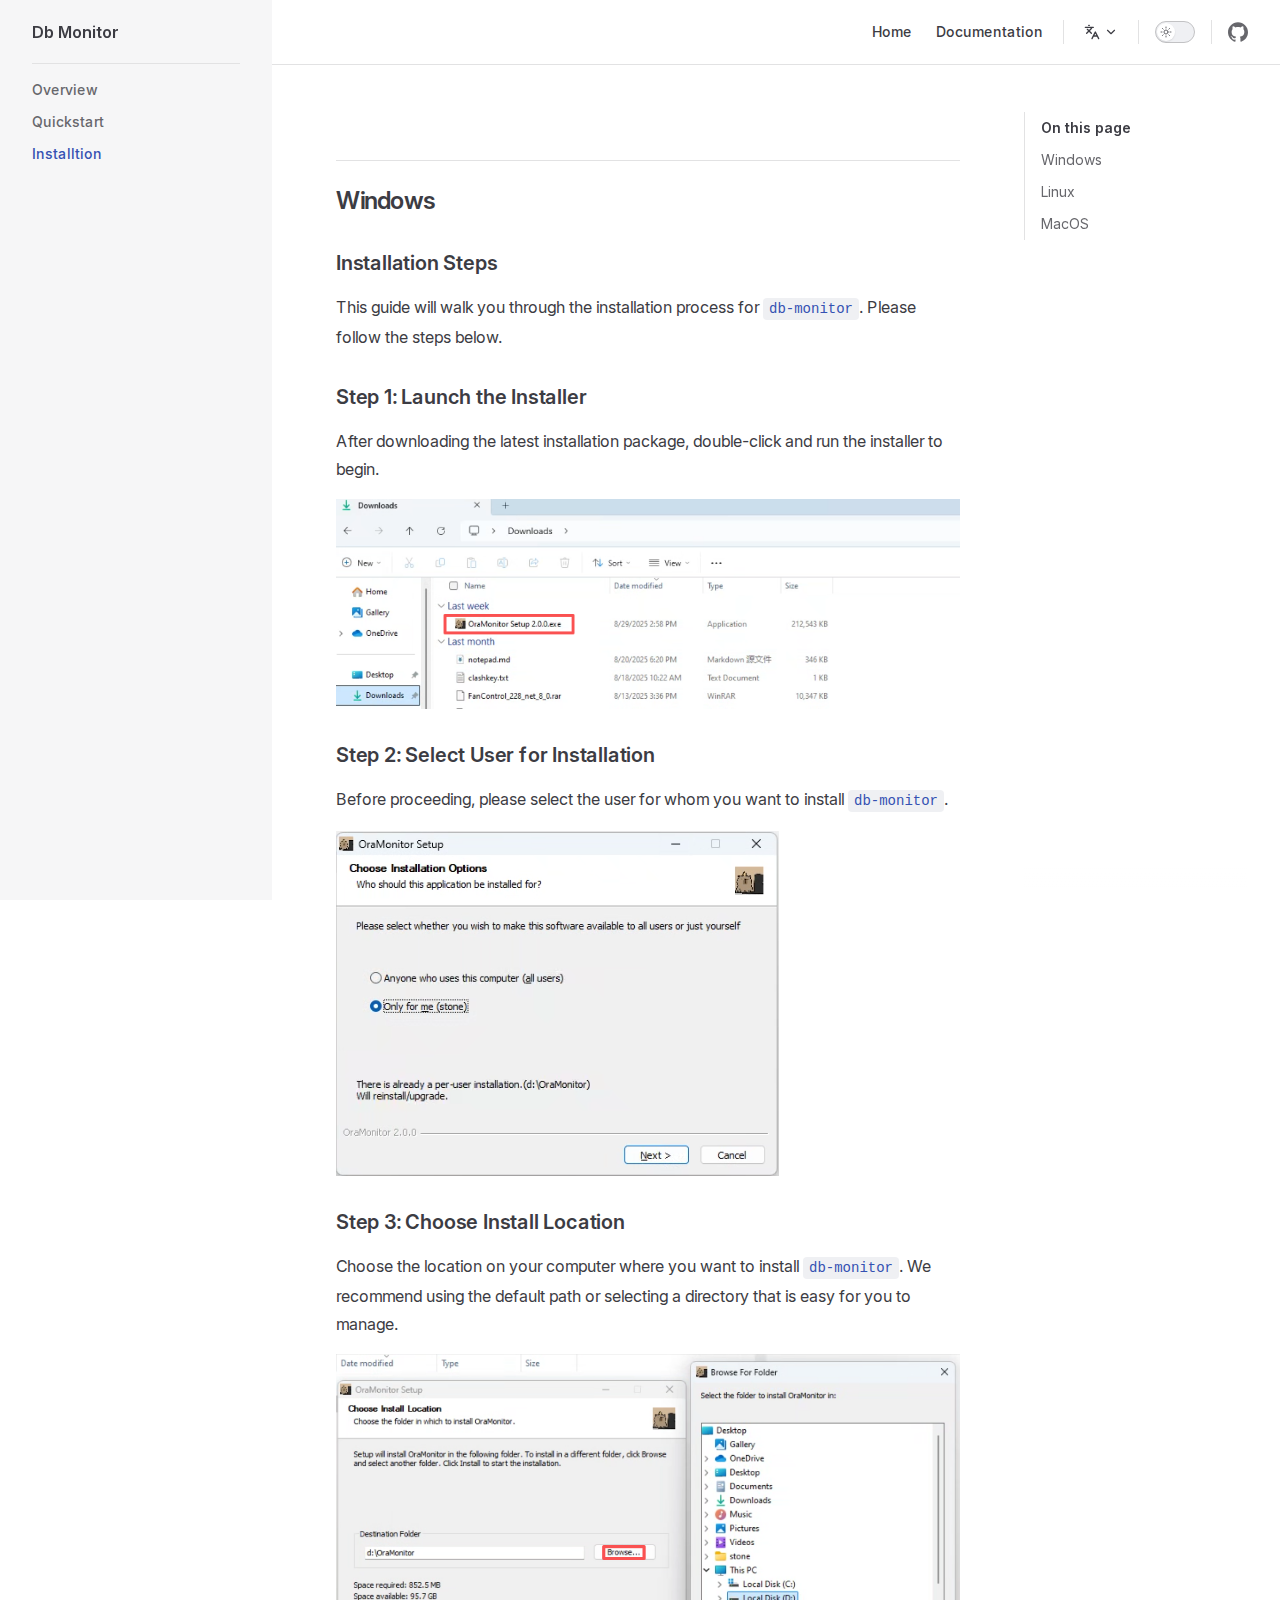
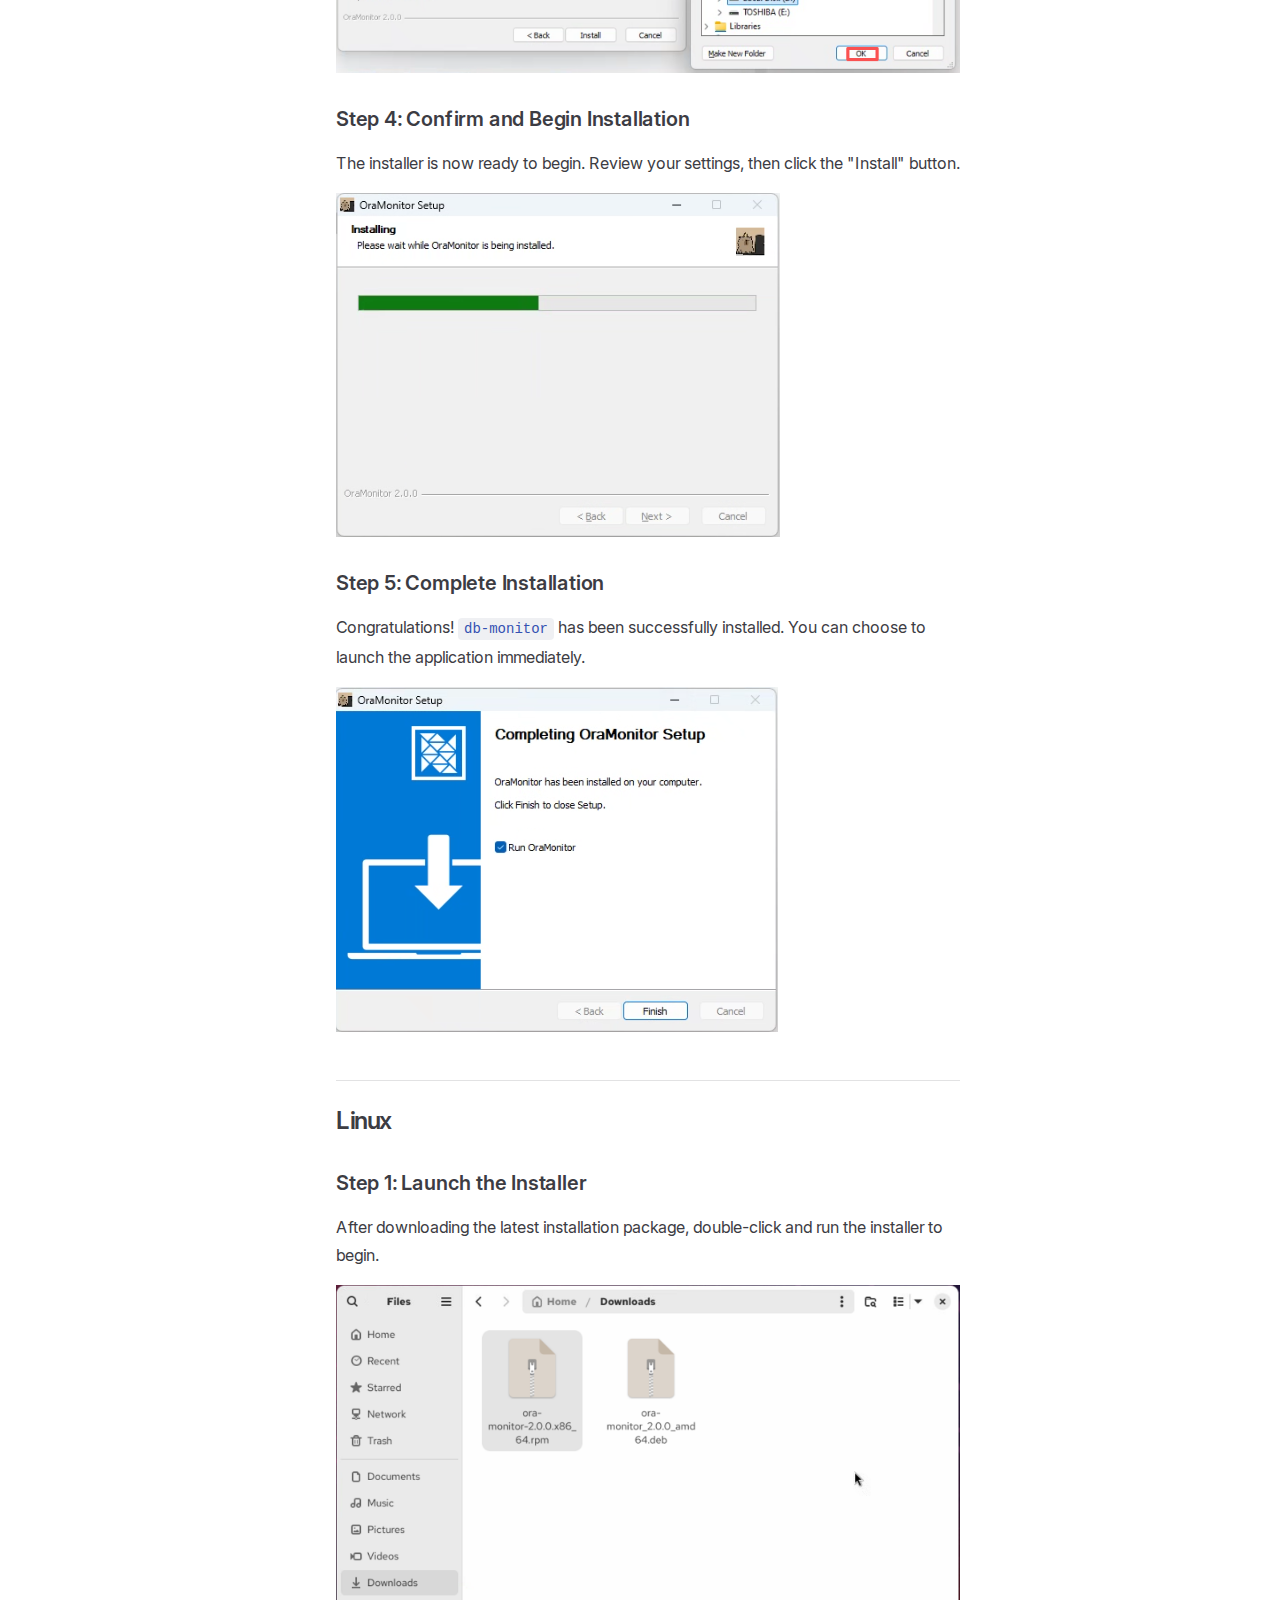
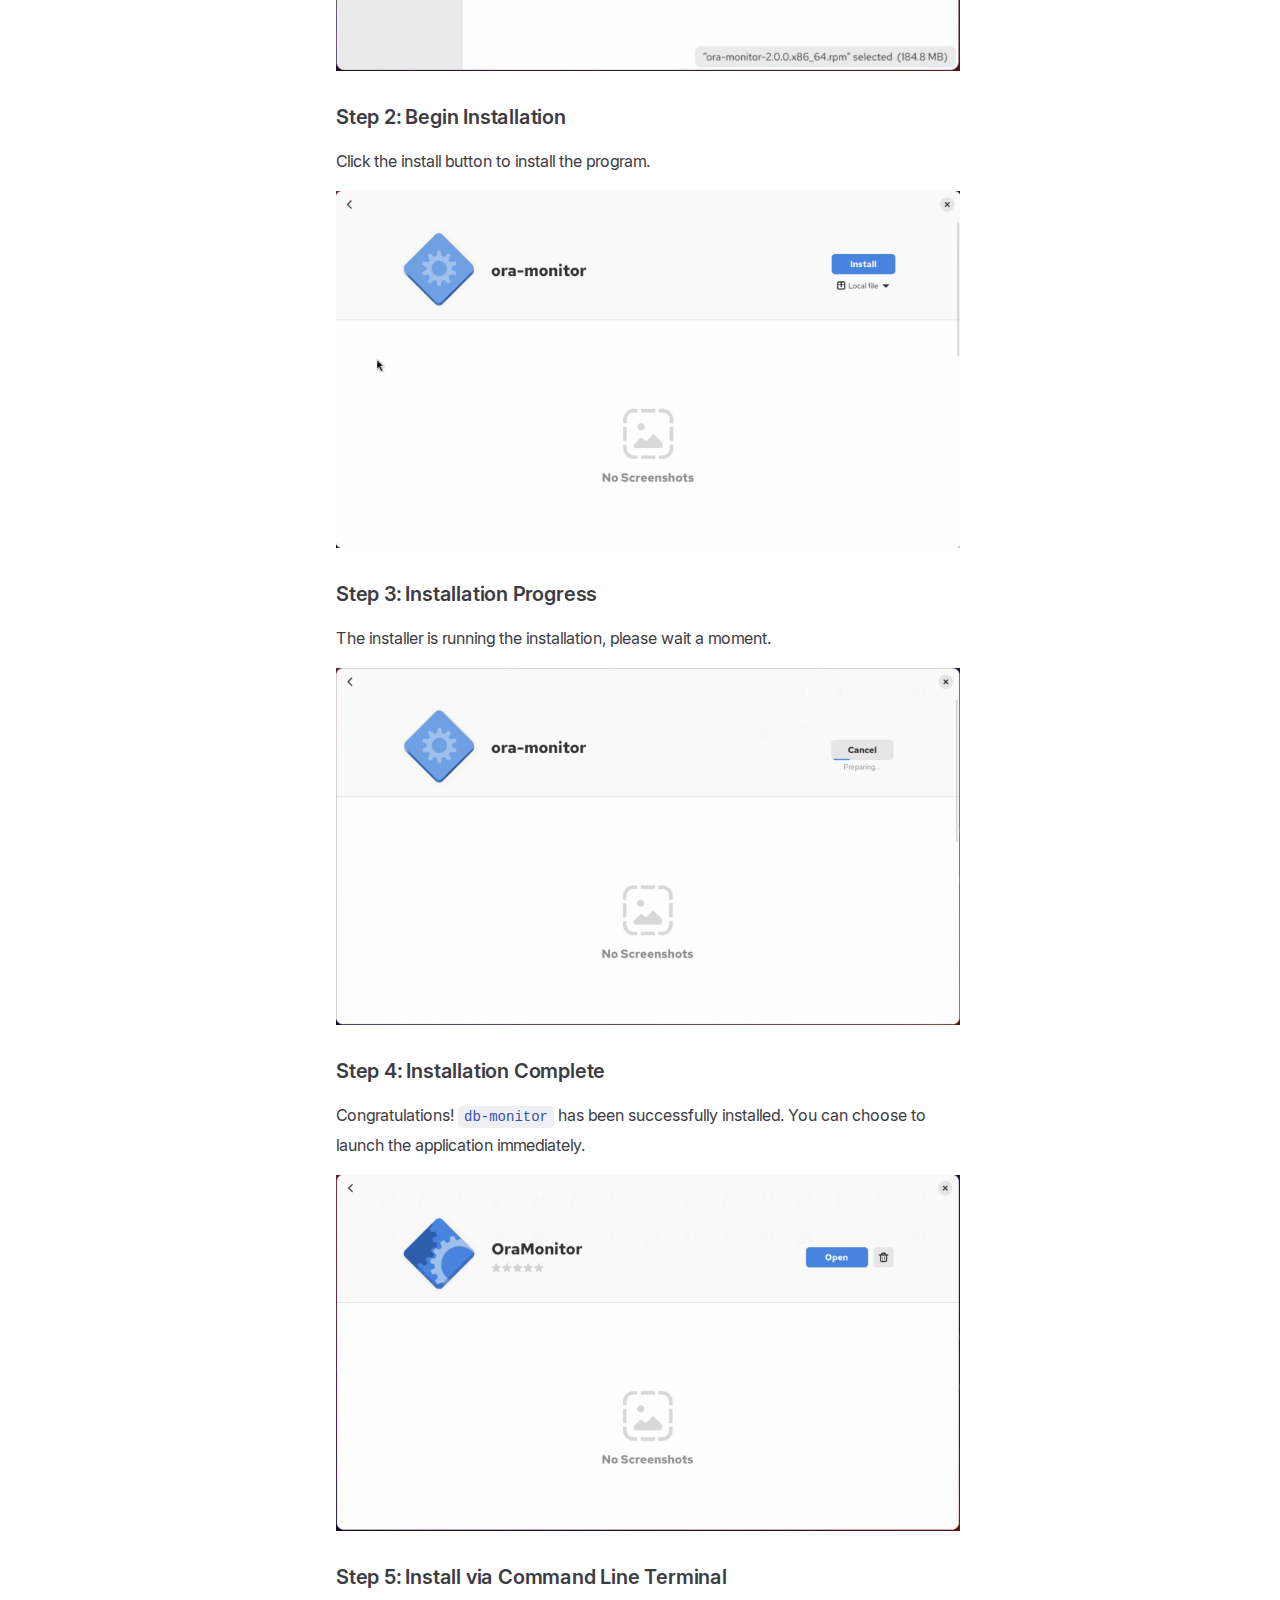
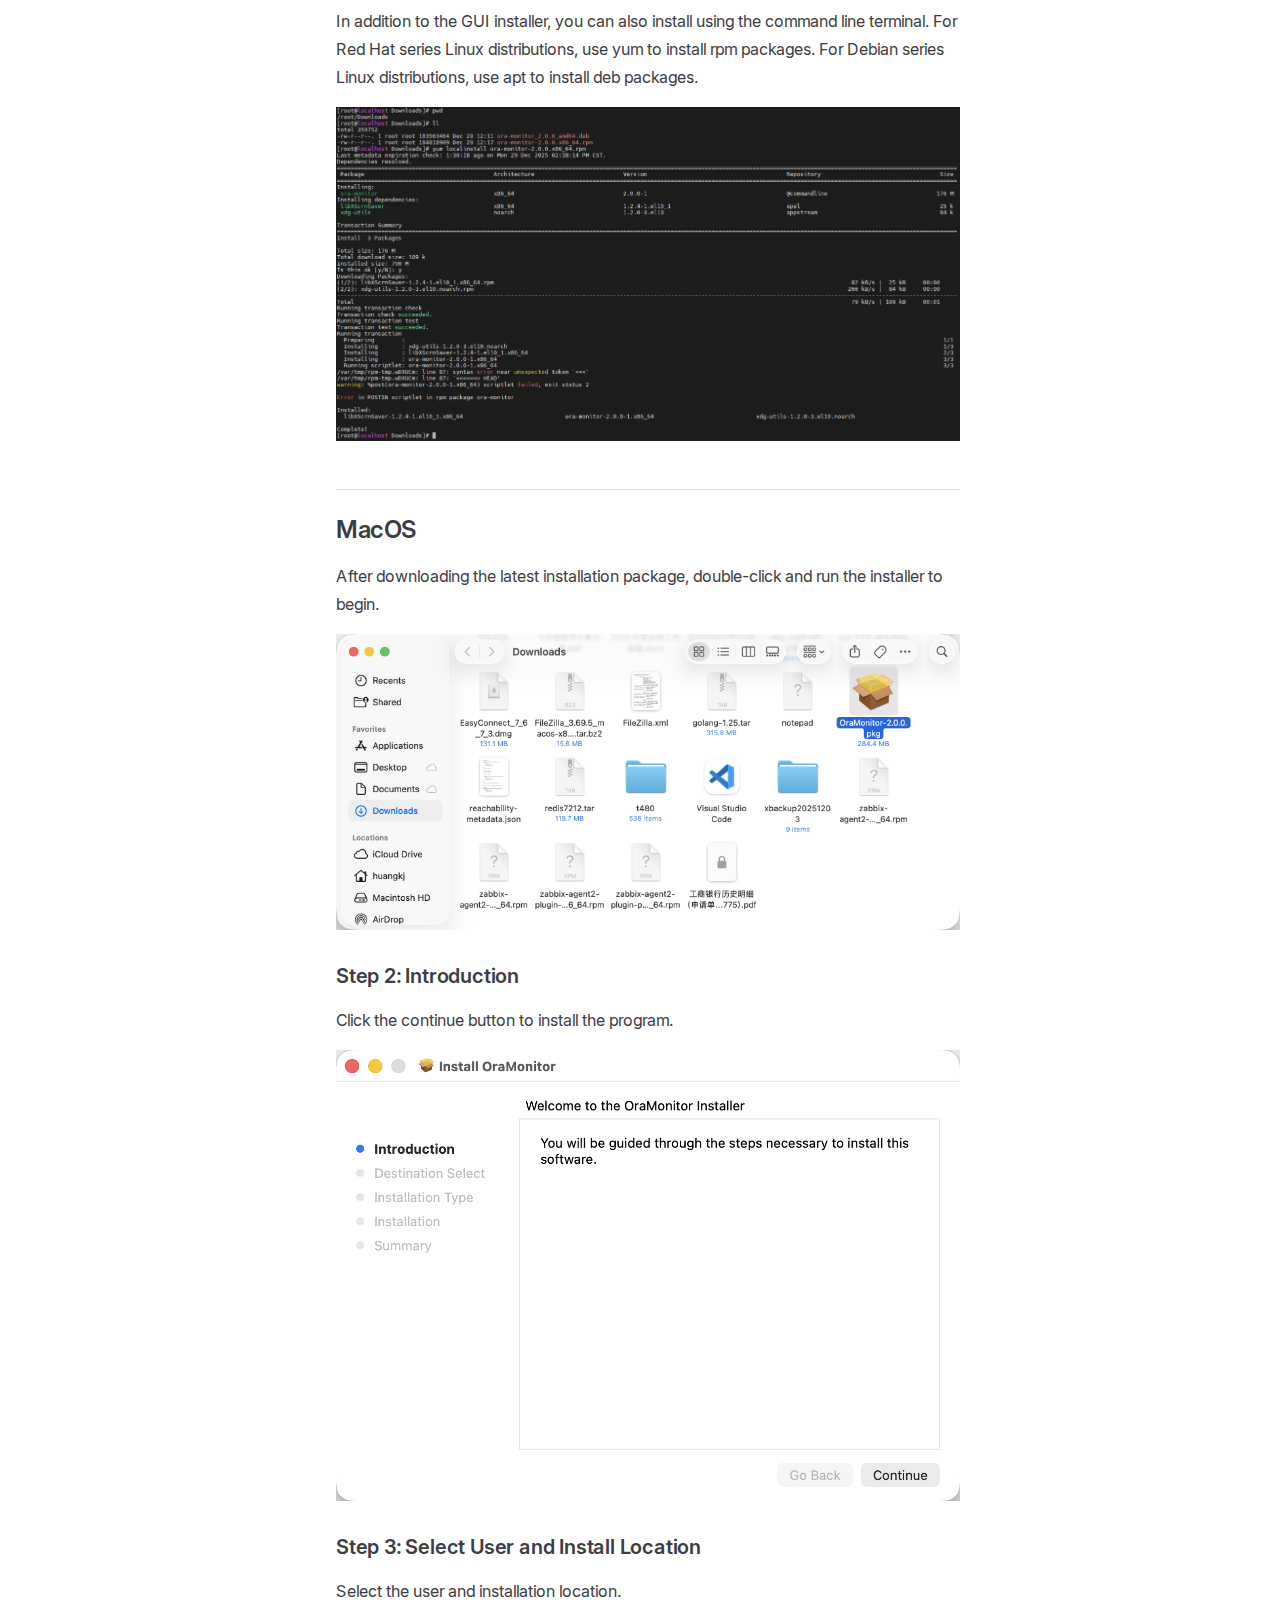
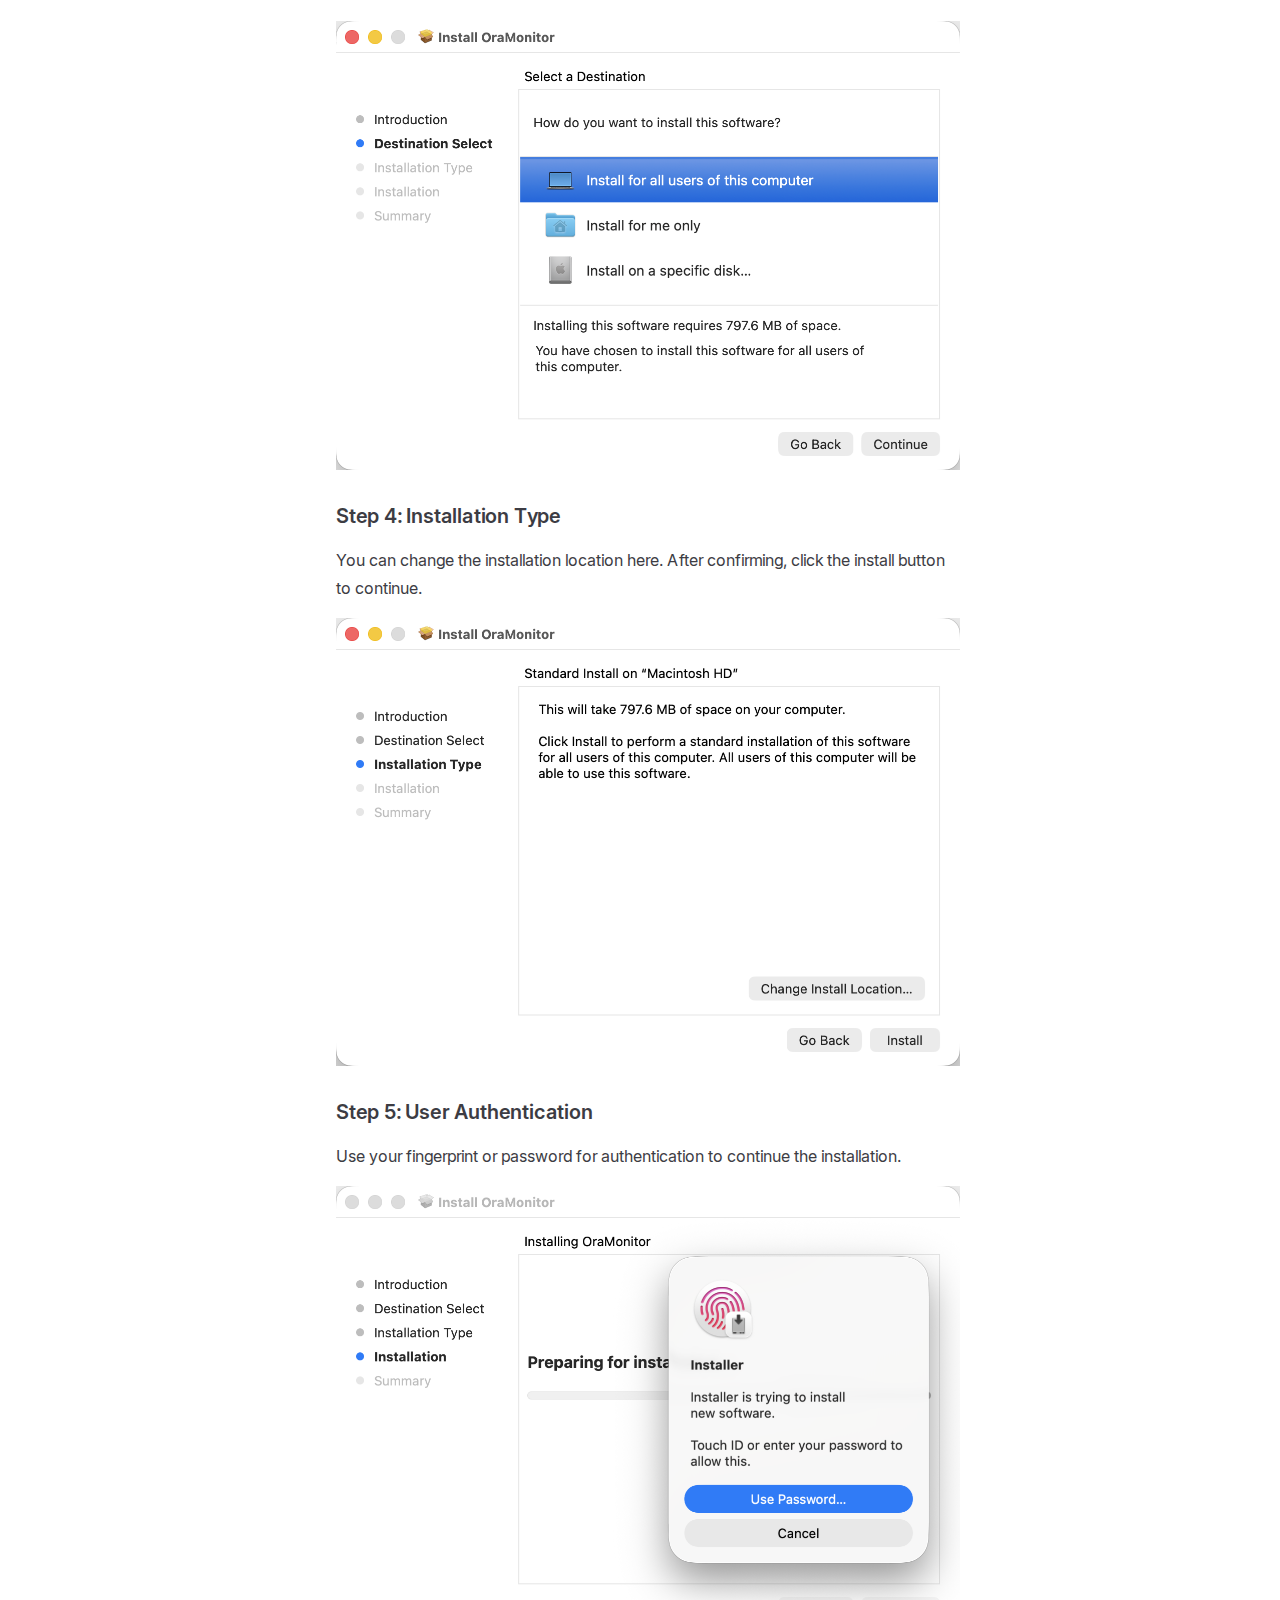
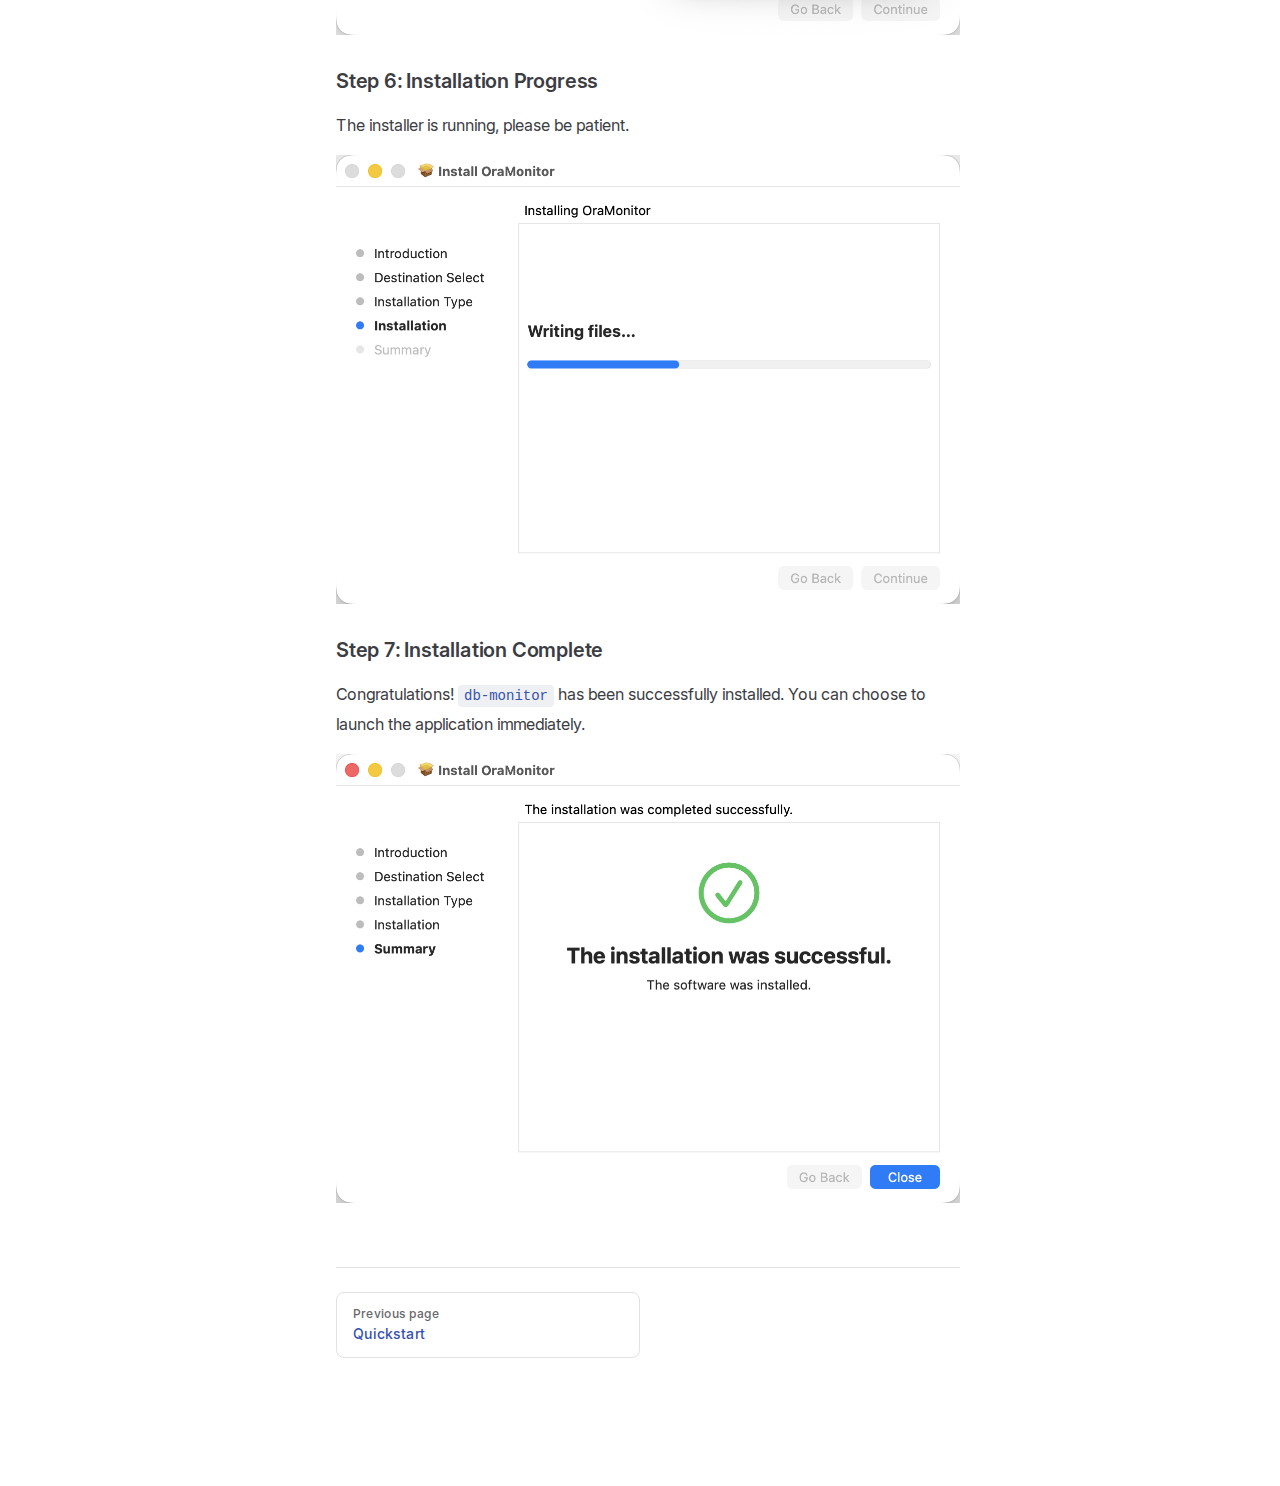
<file: docs/install.html>
<!DOCTYPE html>
<html lang="en" dir="ltr">
  <head>
    <meta charset="utf-8">
    <meta name="viewport" content="width=device-width,initial-scale=1">
    <title>Db Monitor</title>
    <meta name="description" content="DB Monitor Documentation">
    <meta name="generator" content="VitePress v1.6.4">
    <link rel="preload stylesheet" href="/docs/assets/style.DuOwLuGy.css" as="style">
    <link rel="preload stylesheet" href="/docs/vp-icons.css" as="style">
    
    <script type="module" src="/docs/assets/app.Ds0Jj51t.js"></script>
    <link rel="preload" href="/docs/assets/inter-roman-latin.Di8DUHzh.woff2" as="font" type="font/woff2" crossorigin="">
    <link rel="modulepreload" href="/docs/assets/chunks/theme.Cz-4sGqh.js">
    <link rel="modulepreload" href="/docs/assets/chunks/framework.Cta0ghm6.js">
    <link rel="modulepreload" href="/docs/assets/install.md.BGSsEU02.lean.js">
    <script id="check-dark-mode">(()=>{const e=localStorage.getItem("vitepress-theme-appearance")||"auto",a=window.matchMedia("(prefers-color-scheme: dark)").matches;(!e||e==="auto"?a:e==="dark")&&document.documentElement.classList.add("dark")})();</script>
    <script id="check-mac-os">document.documentElement.classList.toggle("mac",/Mac|iPhone|iPod|iPad/i.test(navigator.platform));</script>
  </head>
  <body>
    <div id="app"><div class="Layout" data-v-5d98c3a5><!--[--><!--]--><!--[--><span tabindex="-1" data-v-0b0ada53></span><a href="#VPContent" class="VPSkipLink visually-hidden" data-v-0b0ada53>Skip to content</a><!--]--><!----><header class="VPNav" data-v-5d98c3a5 data-v-ae24b3ad><div class="VPNavBar" data-v-ae24b3ad data-v-6aa21345><div class="wrapper" data-v-6aa21345><div class="container" data-v-6aa21345><div class="title" data-v-6aa21345><div class="VPNavBarTitle has-sidebar" data-v-6aa21345 data-v-1168a8e4><a class="title" href="/docs/" data-v-1168a8e4><!--[--><!--]--><!----><span data-v-1168a8e4>Db Monitor</span><!--[--><!--]--></a></div></div><div class="content" data-v-6aa21345><div class="content-body" data-v-6aa21345><!--[--><!--]--><div class="VPNavBarSearch search" data-v-6aa21345><!----></div><nav aria-labelledby="main-nav-aria-label" class="VPNavBarMenu menu" data-v-6aa21345 data-v-dc692963><span id="main-nav-aria-label" class="visually-hidden" data-v-dc692963> Main Navigation </span><!--[--><!--[--><a class="VPLink link VPNavBarMenuLink" href="/docs/" tabindex="0" data-v-dc692963 data-v-e56f3d57><!--[--><span data-v-e56f3d57>Home</span><!--]--></a><!--]--><!--[--><a class="VPLink link VPNavBarMenuLink" href="/docs/overview.html" tabindex="0" data-v-dc692963 data-v-e56f3d57><!--[--><span data-v-e56f3d57>Documentation</span><!--]--></a><!--]--><!--]--></nav><div class="VPFlyout VPNavBarTranslations translations" data-v-6aa21345 data-v-88af2de4 data-v-cf11d7a2><button type="button" class="button" aria-haspopup="true" aria-expanded="false" aria-label="Change language" data-v-cf11d7a2><span class="text" data-v-cf11d7a2><span class="vpi-languages option-icon" data-v-cf11d7a2></span><!----><span class="vpi-chevron-down text-icon" data-v-cf11d7a2></span></span></button><div class="menu" data-v-cf11d7a2><div class="VPMenu" data-v-cf11d7a2 data-v-b98bc113><!----><!--[--><!--[--><div class="items" data-v-88af2de4><p class="title" data-v-88af2de4>English</p><!--[--><div class="VPMenuLink" data-v-88af2de4 data-v-35975db6><a class="VPLink link" href="/docs/zh/install.html" data-v-35975db6><!--[--><span data-v-35975db6>简体中文</span><!--]--></a></div><!--]--></div><!--]--><!--]--></div></div></div><div class="VPNavBarAppearance appearance" data-v-6aa21345 data-v-6c893767><button class="VPSwitch VPSwitchAppearance" type="button" role="switch" title aria-checked="false" data-v-6c893767 data-v-5337faa4 data-v-1d5665e3><span class="check" data-v-1d5665e3><span class="icon" data-v-1d5665e3><!--[--><span class="vpi-sun sun" data-v-5337faa4></span><span class="vpi-moon moon" data-v-5337faa4></span><!--]--></span></span></button></div><div class="VPSocialLinks VPNavBarSocialLinks social-links" data-v-6aa21345 data-v-0394ad82 data-v-7bc22406><!--[--><a class="VPSocialLink no-icon" href="https://github.com/stone-jj/ora-monitor-release" aria-label="github" target="_blank" rel="noopener" data-v-7bc22406 data-v-bd121fe5><span class="vpi-social-github"></span></a><!--]--></div><div class="VPFlyout VPNavBarExtra extra" data-v-6aa21345 data-v-bb2aa2f0 data-v-cf11d7a2><button type="button" class="button" aria-haspopup="true" aria-expanded="false" aria-label="extra navigation" data-v-cf11d7a2><span class="vpi-more-horizontal icon" data-v-cf11d7a2></span></button><div class="menu" data-v-cf11d7a2><div class="VPMenu" data-v-cf11d7a2 data-v-b98bc113><!----><!--[--><!--[--><div class="group translations" data-v-bb2aa2f0><p class="trans-title" data-v-bb2aa2f0>English</p><!--[--><div class="VPMenuLink" data-v-bb2aa2f0 data-v-35975db6><a class="VPLink link" href="/docs/zh/install.html" data-v-35975db6><!--[--><span data-v-35975db6>简体中文</span><!--]--></a></div><!--]--></div><div class="group" data-v-bb2aa2f0><div class="item appearance" data-v-bb2aa2f0><p class="label" data-v-bb2aa2f0>Appearance</p><div class="appearance-action" data-v-bb2aa2f0><button class="VPSwitch VPSwitchAppearance" type="button" role="switch" title aria-checked="false" data-v-bb2aa2f0 data-v-5337faa4 data-v-1d5665e3><span class="check" data-v-1d5665e3><span class="icon" data-v-1d5665e3><!--[--><span class="vpi-sun sun" data-v-5337faa4></span><span class="vpi-moon moon" data-v-5337faa4></span><!--]--></span></span></button></div></div></div><div class="group" data-v-bb2aa2f0><div class="item social-links" data-v-bb2aa2f0><div class="VPSocialLinks social-links-list" data-v-bb2aa2f0 data-v-7bc22406><!--[--><a class="VPSocialLink no-icon" href="https://github.com/stone-jj/ora-monitor-release" aria-label="github" target="_blank" rel="noopener" data-v-7bc22406 data-v-bd121fe5><span class="vpi-social-github"></span></a><!--]--></div></div></div><!--]--><!--]--></div></div></div><!--[--><!--]--><button type="button" class="VPNavBarHamburger hamburger" aria-label="mobile navigation" aria-expanded="false" aria-controls="VPNavScreen" data-v-6aa21345 data-v-e5dd9c1c><span class="container" data-v-e5dd9c1c><span class="top" data-v-e5dd9c1c></span><span class="middle" data-v-e5dd9c1c></span><span class="bottom" data-v-e5dd9c1c></span></span></button></div></div></div></div><div class="divider" data-v-6aa21345><div class="divider-line" data-v-6aa21345></div></div></div><!----></header><div class="VPLocalNav has-sidebar empty" data-v-5d98c3a5 data-v-a6f0e41e><div class="container" data-v-a6f0e41e><button class="menu" aria-expanded="false" aria-controls="VPSidebarNav" data-v-a6f0e41e><span class="vpi-align-left menu-icon" data-v-a6f0e41e></span><span class="menu-text" data-v-a6f0e41e>Menu</span></button><div class="VPLocalNavOutlineDropdown" style="--vp-vh:0px;" data-v-a6f0e41e data-v-8a42e2b4><button data-v-8a42e2b4>Return to top</button><!----></div></div></div><aside class="VPSidebar" data-v-5d98c3a5 data-v-319d5ca6><div class="curtain" data-v-319d5ca6></div><nav class="nav" id="VPSidebarNav" aria-labelledby="sidebar-aria-label" tabindex="-1" data-v-319d5ca6><span class="visually-hidden" id="sidebar-aria-label" data-v-319d5ca6> Sidebar Navigation </span><!--[--><!--]--><!--[--><div class="no-transition group" data-v-c40bc020><section class="VPSidebarItem level-0 has-active" data-v-c40bc020 data-v-b3fd67f8><!----><div class="items" data-v-b3fd67f8><!--[--><div class="VPSidebarItem level-1 is-link" data-v-b3fd67f8 data-v-b3fd67f8><div class="item" data-v-b3fd67f8><div class="indicator" data-v-b3fd67f8></div><a class="VPLink link link" href="/docs/overview.html" data-v-b3fd67f8><!--[--><p class="text" data-v-b3fd67f8>Overview</p><!--]--></a><!----></div><!----></div><div class="VPSidebarItem level-1 is-link" data-v-b3fd67f8 data-v-b3fd67f8><div class="item" data-v-b3fd67f8><div class="indicator" data-v-b3fd67f8></div><a class="VPLink link link" href="/docs/quickstart.html" data-v-b3fd67f8><!--[--><p class="text" data-v-b3fd67f8>Quickstart</p><!--]--></a><!----></div><!----></div><div class="VPSidebarItem level-1 is-link" data-v-b3fd67f8 data-v-b3fd67f8><div class="item" data-v-b3fd67f8><div class="indicator" data-v-b3fd67f8></div><a class="VPLink link link" href="/docs/install.html" data-v-b3fd67f8><!--[--><p class="text" data-v-b3fd67f8>Installtion</p><!--]--></a><!----></div><!----></div><!--]--></div></section></div><!--]--><!--[--><!--]--></nav></aside><div class="VPContent has-sidebar" id="VPContent" data-v-5d98c3a5 data-v-1428d186><div class="VPDoc has-sidebar has-aside" data-v-1428d186 data-v-39a288b8><!--[--><!--]--><div class="container" data-v-39a288b8><div class="aside" data-v-39a288b8><div class="aside-curtain" data-v-39a288b8></div><div class="aside-container" data-v-39a288b8><div class="aside-content" data-v-39a288b8><div class="VPDocAside" data-v-39a288b8 data-v-3f215769><!--[--><!--]--><!--[--><!--]--><nav aria-labelledby="doc-outline-aria-label" class="VPDocAsideOutline" data-v-3f215769 data-v-a5bbad30><div class="content" data-v-a5bbad30><div class="outline-marker" data-v-a5bbad30></div><div aria-level="2" class="outline-title" id="doc-outline-aria-label" role="heading" data-v-a5bbad30>On this page</div><ul class="VPDocOutlineItem root" data-v-a5bbad30 data-v-b933a997><!--[--><!--]--></ul></div></nav><!--[--><!--]--><div class="spacer" data-v-3f215769></div><!--[--><!--]--><!----><!--[--><!--]--><!--[--><!--]--></div></div></div></div><div class="content" data-v-39a288b8><div class="content-container" data-v-39a288b8><!--[--><!--]--><main class="main" data-v-39a288b8><div style="position:relative;" class="vp-doc _docs_install" data-v-39a288b8><div><h2 id="windows" tabindex="-1">Windows <a class="header-anchor" href="#windows" aria-label="Permalink to &quot;Windows&quot;">​</a></h2><h3 id="installation-steps" tabindex="-1">Installation Steps <a class="header-anchor" href="#installation-steps" aria-label="Permalink to &quot;Installation Steps&quot;">​</a></h3><p>This guide will walk you through the installation process for <code>db-monitor</code>. Please follow the steps below.</p><h3 id="step-1-launch-the-installer" tabindex="-1">Step 1: Launch the Installer <a class="header-anchor" href="#step-1-launch-the-installer" aria-label="Permalink to &quot;Step 1: Launch the Installer&quot;">​</a></h3><p>After downloading the latest installation package, double-click and run the installer to begin.</p><p><img src="/docs/assets/install_win_1.DHK_x-Ii.png" alt="Step 1"></p><h3 id="step-2-select-user-for-installation" tabindex="-1">Step 2: Select User for Installation <a class="header-anchor" href="#step-2-select-user-for-installation" aria-label="Permalink to &quot;Step 2: Select User for Installation&quot;">​</a></h3><p>Before proceeding, please select the user for whom you want to install <code>db-monitor</code>.</p><p><img src="/docs/assets/install_win_2.Bt5B-tUL.png" alt="Step 2"></p><h3 id="step-3-choose-install-location" tabindex="-1">Step 3: Choose Install Location <a class="header-anchor" href="#step-3-choose-install-location" aria-label="Permalink to &quot;Step 3: Choose Install Location&quot;">​</a></h3><p>Choose the location on your computer where you want to install <code>db-monitor</code>. We recommend using the default path or selecting a directory that is easy for you to manage.</p><p><img src="/docs/assets/install_win_3.D11qeFDY.png" alt="Step 3"></p><h3 id="step-4-confirm-and-begin-installation" tabindex="-1">Step 4: Confirm and Begin Installation <a class="header-anchor" href="#step-4-confirm-and-begin-installation" aria-label="Permalink to &quot;Step 4: Confirm and Begin Installation&quot;">​</a></h3><p>The installer is now ready to begin. Review your settings, then click the &quot;Install&quot; button.</p><p><img src="/docs/assets/install_win_4.4xqGpmJo.png" alt="Step 4"></p><h3 id="step-5-complete-installation" tabindex="-1">Step 5: Complete Installation <a class="header-anchor" href="#step-5-complete-installation" aria-label="Permalink to &quot;Step 5: Complete Installation&quot;">​</a></h3><p>Congratulations! <code>db-monitor</code> has been successfully installed. You can choose to launch the application immediately.</p><p><img src="/docs/assets/install_win_5.CRrTfc66.png" alt="Step 5"></p><h2 id="linux" tabindex="-1">Linux <a class="header-anchor" href="#linux" aria-label="Permalink to &quot;Linux&quot;">​</a></h2><h3 id="step-1-launch-the-installer-1" tabindex="-1">Step 1: Launch the Installer <a class="header-anchor" href="#step-1-launch-the-installer-1" aria-label="Permalink to &quot;Step 1: Launch the Installer&quot;">​</a></h3><p>After downloading the latest installation package, double-click and run the installer to begin.</p><p><img src="/docs/assets/install_linux_1.DzMVzj5X.png" alt="Step 1"></p><h3 id="step-2-begin-installation" tabindex="-1">Step 2: Begin Installation <a class="header-anchor" href="#step-2-begin-installation" aria-label="Permalink to &quot;Step 2: Begin Installation&quot;">​</a></h3><p>Click the install button to install the program.</p><p><img src="/docs/assets/install_linux_2.B3ckgmPq.png" alt="Step 2"></p><h3 id="step-3-installation-progress" tabindex="-1">Step 3: Installation Progress <a class="header-anchor" href="#step-3-installation-progress" aria-label="Permalink to &quot;Step 3: Installation Progress&quot;">​</a></h3><p>The installer is running the installation, please wait a moment.</p><p><img src="/docs/assets/install_linux_3.BDsnIJBQ.png" alt="Step 3"></p><h3 id="step-4-installation-complete" tabindex="-1">Step 4: Installation Complete <a class="header-anchor" href="#step-4-installation-complete" aria-label="Permalink to &quot;Step 4: Installation Complete&quot;">​</a></h3><p>Congratulations! <code>db-monitor</code> has been successfully installed. You can choose to launch the application immediately.</p><p><img src="/docs/assets/install_linux_4.reqpnmlv.png" alt="Step 4"></p><h3 id="step-5-install-via-command-line-terminal" tabindex="-1">Step 5: Install via Command Line Terminal <a class="header-anchor" href="#step-5-install-via-command-line-terminal" aria-label="Permalink to &quot;Step 5: Install via Command Line Terminal&quot;">​</a></h3><p>In addition to the GUI installer, you can also install using the command line terminal. For Red Hat series Linux distributions, use yum to install rpm packages. For Debian series Linux distributions, use apt to install deb packages.</p><p><img src="/docs/assets/install_linux_5.hIACa6vy.png" alt="Step 5"></p><h2 id="macos" tabindex="-1">MacOS <a class="header-anchor" href="#macos" aria-label="Permalink to &quot;MacOS&quot;">​</a></h2><p>After downloading the latest installation package, double-click and run the installer to begin.</p><p><img src="/docs/assets/install_mac_1.C6M6PmoD.png" alt="Step 1"></p><h3 id="step-2-introduction" tabindex="-1">Step 2: Introduction <a class="header-anchor" href="#step-2-introduction" aria-label="Permalink to &quot;Step 2: Introduction&quot;">​</a></h3><p>Click the continue button to install the program.</p><p><img src="/docs/assets/install_mac_2.DuE1Qyl9.png" alt="Step 2"></p><h3 id="step-3-select-user-and-install-location" tabindex="-1">Step 3: Select User and Install Location <a class="header-anchor" href="#step-3-select-user-and-install-location" aria-label="Permalink to &quot;Step 3: Select User and Install Location&quot;">​</a></h3><p>Select the user and installation location.</p><p><img src="/docs/assets/install_mac_3.DeEIRzC2.png" alt="Step 3"></p><h3 id="step-4-installation-type" tabindex="-1">Step 4: Installation Type <a class="header-anchor" href="#step-4-installation-type" aria-label="Permalink to &quot;Step 4: Installation Type&quot;">​</a></h3><p>You can change the installation location here. After confirming, click the install button to continue.</p><p><img src="/docs/assets/install_mac_4.CbYOQ-E3.png" alt="Step 4"></p><h3 id="step-5-user-authentication" tabindex="-1">Step 5: User Authentication <a class="header-anchor" href="#step-5-user-authentication" aria-label="Permalink to &quot;Step 5: User Authentication&quot;">​</a></h3><p>Use your fingerprint or password for authentication to continue the installation.</p><p><img src="/docs/assets/install_mac_5.Boxx63DH.png" alt="Step 5"></p><h3 id="step-6-installation-progress" tabindex="-1">Step 6: Installation Progress <a class="header-anchor" href="#step-6-installation-progress" aria-label="Permalink to &quot;Step 6: Installation Progress&quot;">​</a></h3><p>The installer is running, please be patient.</p><p><img src="/docs/assets/install_mac_6.Cw5ye_O7.png" alt="Step 6"></p><h3 id="step-7-installation-complete" tabindex="-1">Step 7: Installation Complete <a class="header-anchor" href="#step-7-installation-complete" aria-label="Permalink to &quot;Step 7: Installation Complete&quot;">​</a></h3><p>Congratulations! <code>db-monitor</code> has been successfully installed. You can choose to launch the application immediately.</p><p><img src="/docs/assets/install_mac_7.BnOzOjq2.png" alt="Step 7"></p></div></div></main><footer class="VPDocFooter" data-v-39a288b8 data-v-e257564d><!--[--><!--]--><!----><nav class="prev-next" aria-labelledby="doc-footer-aria-label" data-v-e257564d><span class="visually-hidden" id="doc-footer-aria-label" data-v-e257564d>Pager</span><div class="pager" data-v-e257564d><a class="VPLink link pager-link prev" href="/docs/quickstart.html" data-v-e257564d><!--[--><span class="desc" data-v-e257564d>Previous page</span><span class="title" data-v-e257564d>Quickstart</span><!--]--></a></div><div class="pager" data-v-e257564d><!----></div></nav></footer><!--[--><!--]--></div></div></div><!--[--><!--]--></div></div><!----><!--[--><!--]--></div></div>
    <script>window.__VP_HASH_MAP__=JSON.parse("{\"index.md\":\"C3SrX0bq\",\"install.md\":\"BGSsEU02\",\"overview.md\":\"BhZNxieE\",\"quickstart.md\":\"DruvB7xf\",\"zh_index.md\":\"BC9vFu-0\",\"zh_install.md\":\"dbKT2dyH\",\"zh_overview.md\":\"JsYy5XnA\",\"zh_quickstart.md\":\"Dv0sZIhE\"}");window.__VP_SITE_DATA__=JSON.parse("{\"lang\":\"en-US\",\"dir\":\"ltr\",\"title\":\"Db Monitor\",\"description\":\"DB Monitor Documentation\",\"base\":\"/docs/\",\"head\":[],\"router\":{\"prefetchLinks\":true},\"appearance\":true,\"themeConfig\":{},\"locales\":{\"root\":{\"label\":\"English\",\"lang\":\"en\",\"themeConfig\":{\"nav\":[{\"text\":\"Home\",\"link\":\"/\"},{\"text\":\"Documentation\",\"link\":\"/overview\"}],\"sidebar\":[{\"items\":[{\"text\":\"Overview\",\"link\":\"/overview\"},{\"text\":\"Quickstart\",\"link\":\"/quickstart\"},{\"text\":\"Installtion\",\"link\":\"/install\"}]}],\"socialLinks\":[{\"icon\":\"github\",\"link\":\"https://github.com/stone-jj/ora-monitor-release\"}]}},\"zh\":{\"label\":\"简体中文\",\"lang\":\"zh-CN\",\"themeConfig\":{\"nav\":[{\"text\":\"首页\",\"link\":\"/zh/\"},{\"text\":\"文档\",\"link\":\"/zh/overview\"}],\"sidebar\":[{\"items\":[{\"text\":\"介绍\",\"link\":\"/zh/overview\"},{\"text\":\"快速上手\",\"link\":\"/zh/quickstart\"},{\"text\":\"安装\",\"link\":\"/zh/install\"}]}],\"socialLinks\":[{\"icon\":\"github\",\"link\":\"https://github.com/stone-jj/ora-monitor-release\"}]}}},\"scrollOffset\":134,\"cleanUrls\":false}");</script>
    
  </body>
</html>
</file>
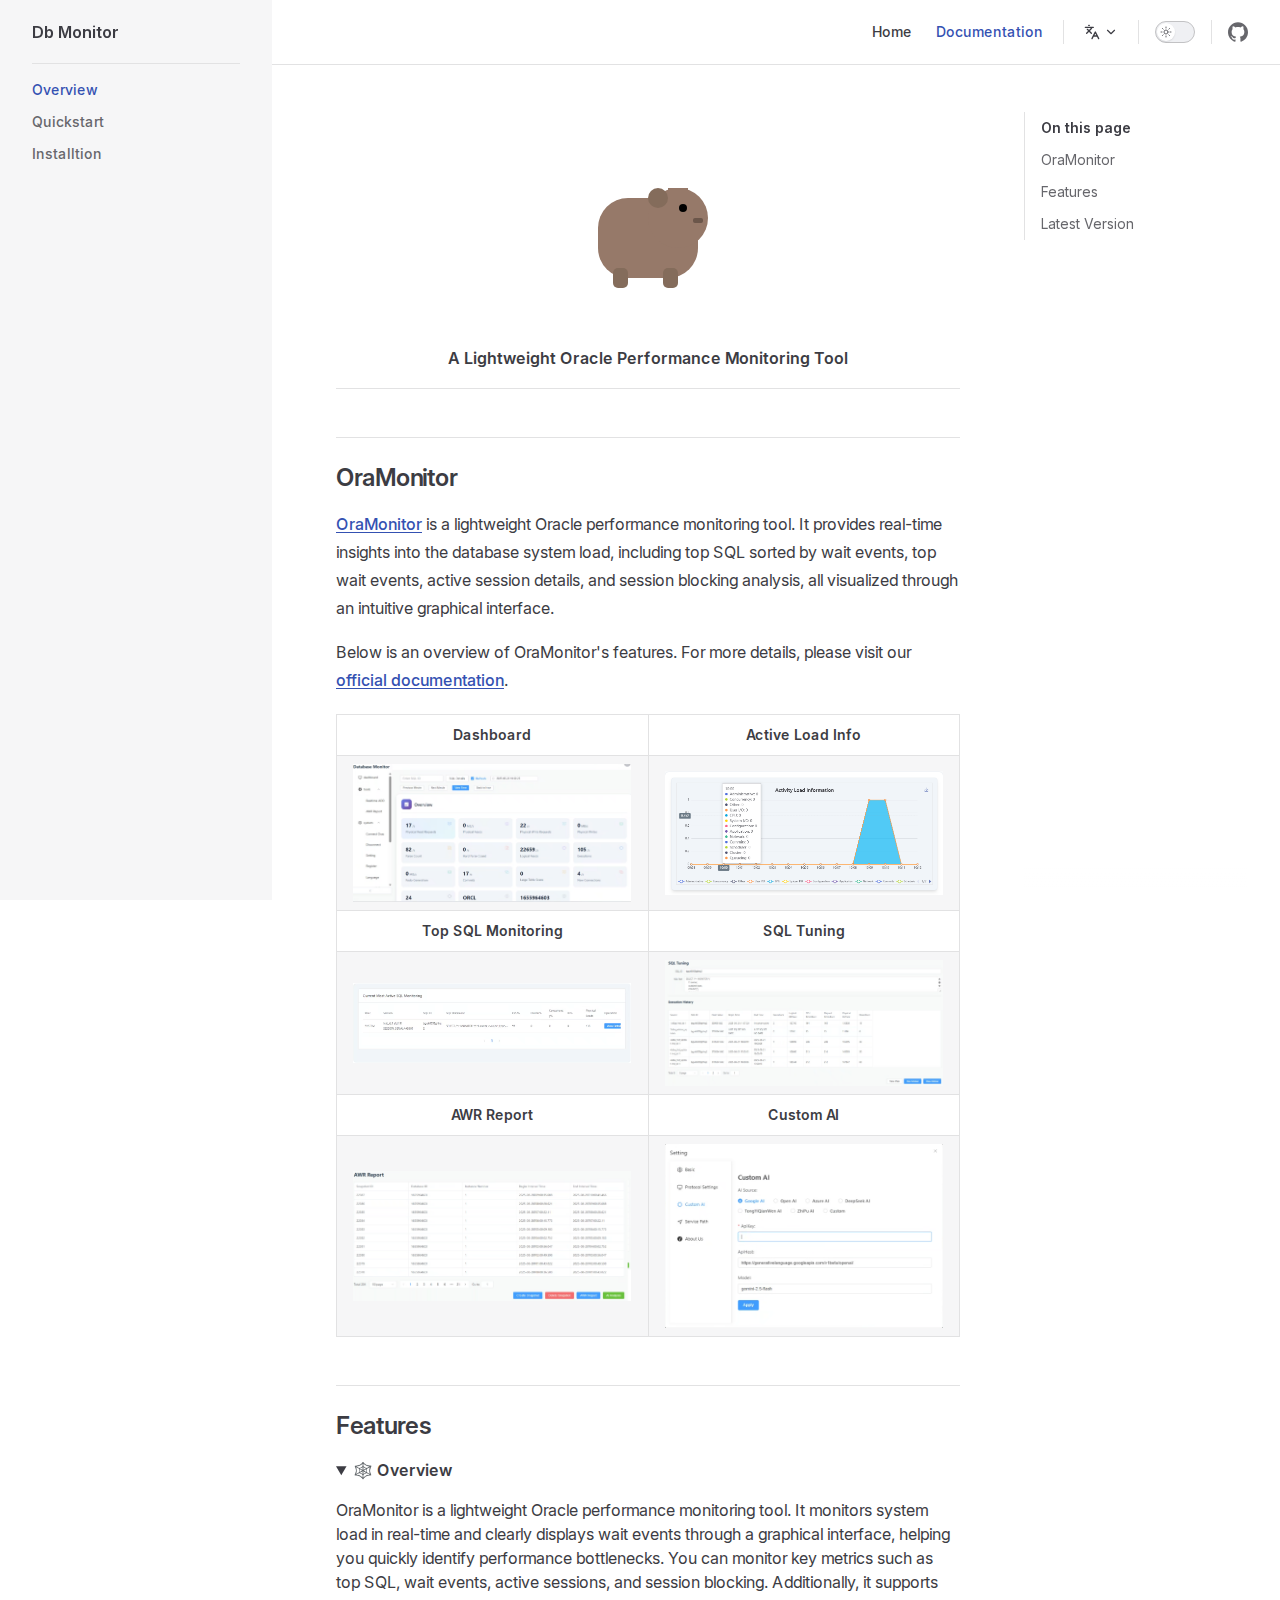
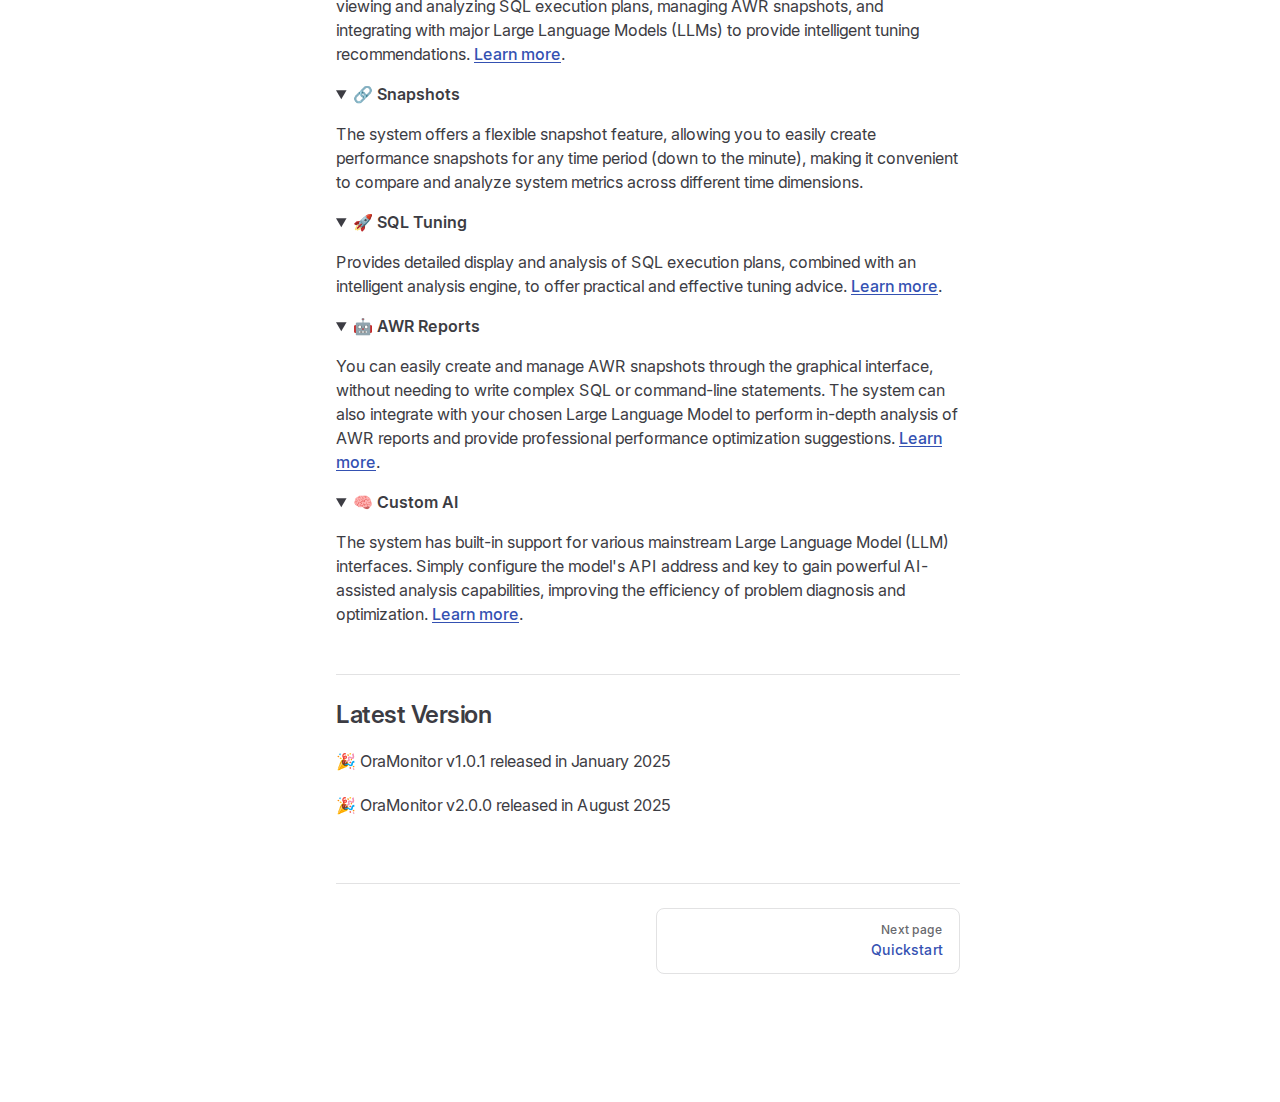
<file: docs/overview.html>
<!DOCTYPE html>
<html lang="en" dir="ltr">
  <head>
    <meta charset="utf-8">
    <meta name="viewport" content="width=device-width,initial-scale=1">
    <title>Db Monitor</title>
    <meta name="description" content="DB Monitor Documentation">
    <meta name="generator" content="VitePress v1.6.4">
    <link rel="preload stylesheet" href="/docs/assets/style.DuOwLuGy.css" as="style">
    <link rel="preload stylesheet" href="/docs/vp-icons.css" as="style">
    
    <script type="module" src="/docs/assets/app.Ds0Jj51t.js"></script>
    <link rel="preload" href="/docs/assets/inter-roman-latin.Di8DUHzh.woff2" as="font" type="font/woff2" crossorigin="">
    <link rel="modulepreload" href="/docs/assets/chunks/theme.Cz-4sGqh.js">
    <link rel="modulepreload" href="/docs/assets/chunks/framework.Cta0ghm6.js">
    <link rel="modulepreload" href="/docs/assets/chunks/favicon.B407P0zZ.js">
    <link rel="modulepreload" href="/docs/assets/overview.md.BhZNxieE.lean.js">
    <script id="check-dark-mode">(()=>{const e=localStorage.getItem("vitepress-theme-appearance")||"auto",a=window.matchMedia("(prefers-color-scheme: dark)").matches;(!e||e==="auto"?a:e==="dark")&&document.documentElement.classList.add("dark")})();</script>
    <script id="check-mac-os">document.documentElement.classList.toggle("mac",/Mac|iPhone|iPod|iPad/i.test(navigator.platform));</script>
  </head>
  <body>
    <div id="app"><div class="Layout" data-v-5d98c3a5><!--[--><!--]--><!--[--><span tabindex="-1" data-v-0b0ada53></span><a href="#VPContent" class="VPSkipLink visually-hidden" data-v-0b0ada53>Skip to content</a><!--]--><!----><header class="VPNav" data-v-5d98c3a5 data-v-ae24b3ad><div class="VPNavBar" data-v-ae24b3ad data-v-6aa21345><div class="wrapper" data-v-6aa21345><div class="container" data-v-6aa21345><div class="title" data-v-6aa21345><div class="VPNavBarTitle has-sidebar" data-v-6aa21345 data-v-1168a8e4><a class="title" href="/docs/" data-v-1168a8e4><!--[--><!--]--><!----><span data-v-1168a8e4>Db Monitor</span><!--[--><!--]--></a></div></div><div class="content" data-v-6aa21345><div class="content-body" data-v-6aa21345><!--[--><!--]--><div class="VPNavBarSearch search" data-v-6aa21345><!----></div><nav aria-labelledby="main-nav-aria-label" class="VPNavBarMenu menu" data-v-6aa21345 data-v-dc692963><span id="main-nav-aria-label" class="visually-hidden" data-v-dc692963> Main Navigation </span><!--[--><!--[--><a class="VPLink link VPNavBarMenuLink" href="/docs/" tabindex="0" data-v-dc692963 data-v-e56f3d57><!--[--><span data-v-e56f3d57>Home</span><!--]--></a><!--]--><!--[--><a class="VPLink link VPNavBarMenuLink active" href="/docs/overview.html" tabindex="0" data-v-dc692963 data-v-e56f3d57><!--[--><span data-v-e56f3d57>Documentation</span><!--]--></a><!--]--><!--]--></nav><div class="VPFlyout VPNavBarTranslations translations" data-v-6aa21345 data-v-88af2de4 data-v-cf11d7a2><button type="button" class="button" aria-haspopup="true" aria-expanded="false" aria-label="Change language" data-v-cf11d7a2><span class="text" data-v-cf11d7a2><span class="vpi-languages option-icon" data-v-cf11d7a2></span><!----><span class="vpi-chevron-down text-icon" data-v-cf11d7a2></span></span></button><div class="menu" data-v-cf11d7a2><div class="VPMenu" data-v-cf11d7a2 data-v-b98bc113><!----><!--[--><!--[--><div class="items" data-v-88af2de4><p class="title" data-v-88af2de4>English</p><!--[--><div class="VPMenuLink" data-v-88af2de4 data-v-35975db6><a class="VPLink link" href="/docs/zh/overview.html" data-v-35975db6><!--[--><span data-v-35975db6>简体中文</span><!--]--></a></div><!--]--></div><!--]--><!--]--></div></div></div><div class="VPNavBarAppearance appearance" data-v-6aa21345 data-v-6c893767><button class="VPSwitch VPSwitchAppearance" type="button" role="switch" title aria-checked="false" data-v-6c893767 data-v-5337faa4 data-v-1d5665e3><span class="check" data-v-1d5665e3><span class="icon" data-v-1d5665e3><!--[--><span class="vpi-sun sun" data-v-5337faa4></span><span class="vpi-moon moon" data-v-5337faa4></span><!--]--></span></span></button></div><div class="VPSocialLinks VPNavBarSocialLinks social-links" data-v-6aa21345 data-v-0394ad82 data-v-7bc22406><!--[--><a class="VPSocialLink no-icon" href="https://github.com/stone-jj/ora-monitor-release" aria-label="github" target="_blank" rel="noopener" data-v-7bc22406 data-v-bd121fe5><span class="vpi-social-github"></span></a><!--]--></div><div class="VPFlyout VPNavBarExtra extra" data-v-6aa21345 data-v-bb2aa2f0 data-v-cf11d7a2><button type="button" class="button" aria-haspopup="true" aria-expanded="false" aria-label="extra navigation" data-v-cf11d7a2><span class="vpi-more-horizontal icon" data-v-cf11d7a2></span></button><div class="menu" data-v-cf11d7a2><div class="VPMenu" data-v-cf11d7a2 data-v-b98bc113><!----><!--[--><!--[--><div class="group translations" data-v-bb2aa2f0><p class="trans-title" data-v-bb2aa2f0>English</p><!--[--><div class="VPMenuLink" data-v-bb2aa2f0 data-v-35975db6><a class="VPLink link" href="/docs/zh/overview.html" data-v-35975db6><!--[--><span data-v-35975db6>简体中文</span><!--]--></a></div><!--]--></div><div class="group" data-v-bb2aa2f0><div class="item appearance" data-v-bb2aa2f0><p class="label" data-v-bb2aa2f0>Appearance</p><div class="appearance-action" data-v-bb2aa2f0><button class="VPSwitch VPSwitchAppearance" type="button" role="switch" title aria-checked="false" data-v-bb2aa2f0 data-v-5337faa4 data-v-1d5665e3><span class="check" data-v-1d5665e3><span class="icon" data-v-1d5665e3><!--[--><span class="vpi-sun sun" data-v-5337faa4></span><span class="vpi-moon moon" data-v-5337faa4></span><!--]--></span></span></button></div></div></div><div class="group" data-v-bb2aa2f0><div class="item social-links" data-v-bb2aa2f0><div class="VPSocialLinks social-links-list" data-v-bb2aa2f0 data-v-7bc22406><!--[--><a class="VPSocialLink no-icon" href="https://github.com/stone-jj/ora-monitor-release" aria-label="github" target="_blank" rel="noopener" data-v-7bc22406 data-v-bd121fe5><span class="vpi-social-github"></span></a><!--]--></div></div></div><!--]--><!--]--></div></div></div><!--[--><!--]--><button type="button" class="VPNavBarHamburger hamburger" aria-label="mobile navigation" aria-expanded="false" aria-controls="VPNavScreen" data-v-6aa21345 data-v-e5dd9c1c><span class="container" data-v-e5dd9c1c><span class="top" data-v-e5dd9c1c></span><span class="middle" data-v-e5dd9c1c></span><span class="bottom" data-v-e5dd9c1c></span></span></button></div></div></div></div><div class="divider" data-v-6aa21345><div class="divider-line" data-v-6aa21345></div></div></div><!----></header><div class="VPLocalNav has-sidebar empty" data-v-5d98c3a5 data-v-a6f0e41e><div class="container" data-v-a6f0e41e><button class="menu" aria-expanded="false" aria-controls="VPSidebarNav" data-v-a6f0e41e><span class="vpi-align-left menu-icon" data-v-a6f0e41e></span><span class="menu-text" data-v-a6f0e41e>Menu</span></button><div class="VPLocalNavOutlineDropdown" style="--vp-vh:0px;" data-v-a6f0e41e data-v-8a42e2b4><button data-v-8a42e2b4>Return to top</button><!----></div></div></div><aside class="VPSidebar" data-v-5d98c3a5 data-v-319d5ca6><div class="curtain" data-v-319d5ca6></div><nav class="nav" id="VPSidebarNav" aria-labelledby="sidebar-aria-label" tabindex="-1" data-v-319d5ca6><span class="visually-hidden" id="sidebar-aria-label" data-v-319d5ca6> Sidebar Navigation </span><!--[--><!--]--><!--[--><div class="no-transition group" data-v-c40bc020><section class="VPSidebarItem level-0 has-active" data-v-c40bc020 data-v-b3fd67f8><!----><div class="items" data-v-b3fd67f8><!--[--><div class="VPSidebarItem level-1 is-link" data-v-b3fd67f8 data-v-b3fd67f8><div class="item" data-v-b3fd67f8><div class="indicator" data-v-b3fd67f8></div><a class="VPLink link link" href="/docs/overview.html" data-v-b3fd67f8><!--[--><p class="text" data-v-b3fd67f8>Overview</p><!--]--></a><!----></div><!----></div><div class="VPSidebarItem level-1 is-link" data-v-b3fd67f8 data-v-b3fd67f8><div class="item" data-v-b3fd67f8><div class="indicator" data-v-b3fd67f8></div><a class="VPLink link link" href="/docs/quickstart.html" data-v-b3fd67f8><!--[--><p class="text" data-v-b3fd67f8>Quickstart</p><!--]--></a><!----></div><!----></div><div class="VPSidebarItem level-1 is-link" data-v-b3fd67f8 data-v-b3fd67f8><div class="item" data-v-b3fd67f8><div class="indicator" data-v-b3fd67f8></div><a class="VPLink link link" href="/docs/install.html" data-v-b3fd67f8><!--[--><p class="text" data-v-b3fd67f8>Installtion</p><!--]--></a><!----></div><!----></div><!--]--></div></section></div><!--]--><!--[--><!--]--></nav></aside><div class="VPContent has-sidebar" id="VPContent" data-v-5d98c3a5 data-v-1428d186><div class="VPDoc has-sidebar has-aside" data-v-1428d186 data-v-39a288b8><!--[--><!--]--><div class="container" data-v-39a288b8><div class="aside" data-v-39a288b8><div class="aside-curtain" data-v-39a288b8></div><div class="aside-container" data-v-39a288b8><div class="aside-content" data-v-39a288b8><div class="VPDocAside" data-v-39a288b8 data-v-3f215769><!--[--><!--]--><!--[--><!--]--><nav aria-labelledby="doc-outline-aria-label" class="VPDocAsideOutline" data-v-3f215769 data-v-a5bbad30><div class="content" data-v-a5bbad30><div class="outline-marker" data-v-a5bbad30></div><div aria-level="2" class="outline-title" id="doc-outline-aria-label" role="heading" data-v-a5bbad30>On this page</div><ul class="VPDocOutlineItem root" data-v-a5bbad30 data-v-b933a997><!--[--><!--]--></ul></div></nav><!--[--><!--]--><div class="spacer" data-v-3f215769></div><!--[--><!--]--><!----><!--[--><!--]--><!--[--><!--]--></div></div></div></div><div class="content" data-v-39a288b8><div class="content-container" data-v-39a288b8><!--[--><!--]--><main class="main" data-v-39a288b8><div style="position:relative;" class="vp-doc _docs_overview" data-v-39a288b8><div><p align="center"><a href="https://www.dbmonitor.site/"><img src="data:image/svg+xml,%3csvg%20width=&#39;200&#39;%20height=&#39;200&#39;%20viewBox=&#39;0%200%20200%20200&#39;%20xmlns=&#39;http://www.w3.org/2000/svg&#39;%3e%3c!--%20Body%20--%3e%3crect%20x=&#39;50&#39;%20y=&#39;70&#39;%20width=&#39;100&#39;%20height=&#39;80&#39;%20rx=&#39;30&#39;%20ry=&#39;30&#39;%20fill=&#39;%23967969&#39;%20/%3e%3c!--%20Head%20--%3e%3ccircle%20cx=&#39;130&#39;%20cy=&#39;90&#39;%20r=&#39;30&#39;%20fill=&#39;%23967969&#39;%20/%3e%3crect%20x=&#39;120&#39;%20y=&#39;60&#39;%20width=&#39;20&#39;%20height=&#39;30&#39;%20fill=&#39;%23967969&#39;%20/%3e%3c!--%20Eye%20--%3e%3ccircle%20cx=&#39;135&#39;%20cy=&#39;80&#39;%20r=&#39;4&#39;%20fill=&#39;black&#39;%20/%3e%3c!--%20Ear%20--%3e%3ccircle%20cx=&#39;110&#39;%20cy=&#39;70&#39;%20r=&#39;10&#39;%20fill=&#39;%23846c5b&#39;%20/%3e%3c!--%20Nose%20--%3e%3crect%20x=&#39;145&#39;%20y=&#39;90&#39;%20width=&#39;10&#39;%20height=&#39;5&#39;%20rx=&#39;2&#39;%20ry=&#39;2&#39;%20fill=&#39;%236b564a&#39;%20/%3e%3c!--%20Legs%20--%3e%3crect%20x=&#39;65&#39;%20y=&#39;140&#39;%20width=&#39;15&#39;%20height=&#39;20&#39;%20rx=&#39;5&#39;%20ry=&#39;5&#39;%20fill=&#39;%23846c5b&#39;%20/%3e%3crect%20x=&#39;115&#39;%20y=&#39;140&#39;%20width=&#39;15&#39;%20height=&#39;20&#39;%20rx=&#39;5&#39;%20ry=&#39;5&#39;%20fill=&#39;%23846c5b&#39;%20/%3e%3c/svg%3e" alt="banner" width="200px"></a></p><p align="center"><b>A Lightweight Oracle Performance Monitoring Tool</b></p><hr><h2 id="oramonitor" tabindex="-1">OraMonitor <a class="header-anchor" href="#oramonitor" aria-label="Permalink to &quot;OraMonitor&quot;">​</a></h2><p><a href="https://www.dbmonitor.site" target="_blank" rel="noreferrer">OraMonitor</a> is a lightweight Oracle performance monitoring tool. It provides real-time insights into the database system load, including top SQL sorted by wait events, top wait events, active session details, and session blocking analysis, all visualized through an intuitive graphical interface.</p><p>Below is an overview of OraMonitor&#39;s features. For more details, please visit our <a href="https://www.dbmonitor.site/docs/" target="_blank" rel="noreferrer">official documentation</a>.</p><table><tr><td width="50%" align="center"><b>Dashboard</b></td><td width="50%" align="center"><b>Active Load Info</b></td></tr><tr><td><img src="/docs/assets/dashboard.CfTl9ozK.png" alt="Dashboard"></td><td><img src="/docs/assets/activity_load_info.Bd-YYEVX.png" alt="Active Load Info"></td></tr><tr><td width="50%" align="center"><b>Top SQL Monitoring</b></td><td width="50%" align="center"><b>SQL Tuning</b></td></tr><tr><td><img src="/docs/assets/active_sql.CgivgA9h.png" alt="Top SQL Monitoring"></td><td><img src="/docs/assets/sql_tuning.CKAE_9NX.png" alt="SQL Tuning"></td></tr><tr><td width="50%" align="center"><b>AWR Report</b></td><td width="50%" align="center"><b>Custom AI</b></td></tr><tr><td><img src="/docs/assets/awr_report.BbL2IZ0B.png" alt="AWR Report"></td><td><img src="/docs/assets/custome_ai.BNpGrxTX.png" alt="Custom AI"></td></tr></table><h2 id="features" tabindex="-1">Features <a class="header-anchor" href="#features" aria-label="Permalink to &quot;Features&quot;">​</a></h2><details open><summary><b>🕸 Overview</b></summary> OraMonitor is a lightweight Oracle performance monitoring tool. It monitors system load in real-time and clearly displays wait events through a graphical interface, helping you quickly identify performance bottlenecks. You can monitor key metrics such as top SQL, wait events, active sessions, and session blocking. Additionally, it supports viewing and analyzing SQL execution plans, managing AWR snapshots, and integrating with major Large Language Models (LLMs) to provide intelligent tuning recommendations. <a href="https://www.dbmonitor.site/docs/">Learn more</a>. </details><details open><summary><b>🔗 Snapshots</b></summary> The system offers a flexible snapshot feature, allowing you to easily create performance snapshots for any time period (down to the minute), making it convenient to compare and analyze system metrics across different time dimensions. </details><details open><summary><b>🚀 SQL Tuning</b></summary> Provides detailed display and analysis of SQL execution plans, combined with an intelligent analysis engine, to offer practical and effective tuning advice. <a href="https://www.dbmonitor.site/docs/">Learn more</a>. </details><details open><summary><b>🤖 AWR Reports</b></summary> You can easily create and manage AWR snapshots through the graphical interface, without needing to write complex SQL or command-line statements. The system can also integrate with your chosen Large Language Model to perform in-depth analysis of AWR reports and provide professional performance optimization suggestions. <a href="https://www.dbmonitor.site/docs/">Learn more</a>. </details><details open><summary><b>🧠 Custom AI</b></summary> The system has built-in support for various mainstream Large Language Model (LLM) interfaces. Simply configure the model&#39;s API address and key to gain powerful AI-assisted analysis capabilities, improving the efficiency of problem diagnosis and optimization. <a href="https://www.dbmonitor.site/docs/">Learn more</a>. </details><h2 id="latest-version" tabindex="-1">Latest Version <a class="header-anchor" href="#latest-version" aria-label="Permalink to &quot;Latest Version&quot;">​</a></h2><p>🎉 OraMonitor v1.0.1 released in January 2025</p><p>🎉 OraMonitor v2.0.0 released in August 2025</p></div></div></main><footer class="VPDocFooter" data-v-39a288b8 data-v-e257564d><!--[--><!--]--><!----><nav class="prev-next" aria-labelledby="doc-footer-aria-label" data-v-e257564d><span class="visually-hidden" id="doc-footer-aria-label" data-v-e257564d>Pager</span><div class="pager" data-v-e257564d><!----></div><div class="pager" data-v-e257564d><a class="VPLink link pager-link next" href="/docs/quickstart.html" data-v-e257564d><!--[--><span class="desc" data-v-e257564d>Next page</span><span class="title" data-v-e257564d>Quickstart</span><!--]--></a></div></nav></footer><!--[--><!--]--></div></div></div><!--[--><!--]--></div></div><!----><!--[--><!--]--></div></div>
    <script>window.__VP_HASH_MAP__=JSON.parse("{\"index.md\":\"C3SrX0bq\",\"install.md\":\"BGSsEU02\",\"overview.md\":\"BhZNxieE\",\"quickstart.md\":\"DruvB7xf\",\"zh_index.md\":\"BC9vFu-0\",\"zh_install.md\":\"dbKT2dyH\",\"zh_overview.md\":\"JsYy5XnA\",\"zh_quickstart.md\":\"Dv0sZIhE\"}");window.__VP_SITE_DATA__=JSON.parse("{\"lang\":\"en-US\",\"dir\":\"ltr\",\"title\":\"Db Monitor\",\"description\":\"DB Monitor Documentation\",\"base\":\"/docs/\",\"head\":[],\"router\":{\"prefetchLinks\":true},\"appearance\":true,\"themeConfig\":{},\"locales\":{\"root\":{\"label\":\"English\",\"lang\":\"en\",\"themeConfig\":{\"nav\":[{\"text\":\"Home\",\"link\":\"/\"},{\"text\":\"Documentation\",\"link\":\"/overview\"}],\"sidebar\":[{\"items\":[{\"text\":\"Overview\",\"link\":\"/overview\"},{\"text\":\"Quickstart\",\"link\":\"/quickstart\"},{\"text\":\"Installtion\",\"link\":\"/install\"}]}],\"socialLinks\":[{\"icon\":\"github\",\"link\":\"https://github.com/stone-jj/ora-monitor-release\"}]}},\"zh\":{\"label\":\"简体中文\",\"lang\":\"zh-CN\",\"themeConfig\":{\"nav\":[{\"text\":\"首页\",\"link\":\"/zh/\"},{\"text\":\"文档\",\"link\":\"/zh/overview\"}],\"sidebar\":[{\"items\":[{\"text\":\"介绍\",\"link\":\"/zh/overview\"},{\"text\":\"快速上手\",\"link\":\"/zh/quickstart\"},{\"text\":\"安装\",\"link\":\"/zh/install\"}]}],\"socialLinks\":[{\"icon\":\"github\",\"link\":\"https://github.com/stone-jj/ora-monitor-release\"}]}}},\"scrollOffset\":134,\"cleanUrls\":false}");</script>
    
  </body>
</html>
</file>
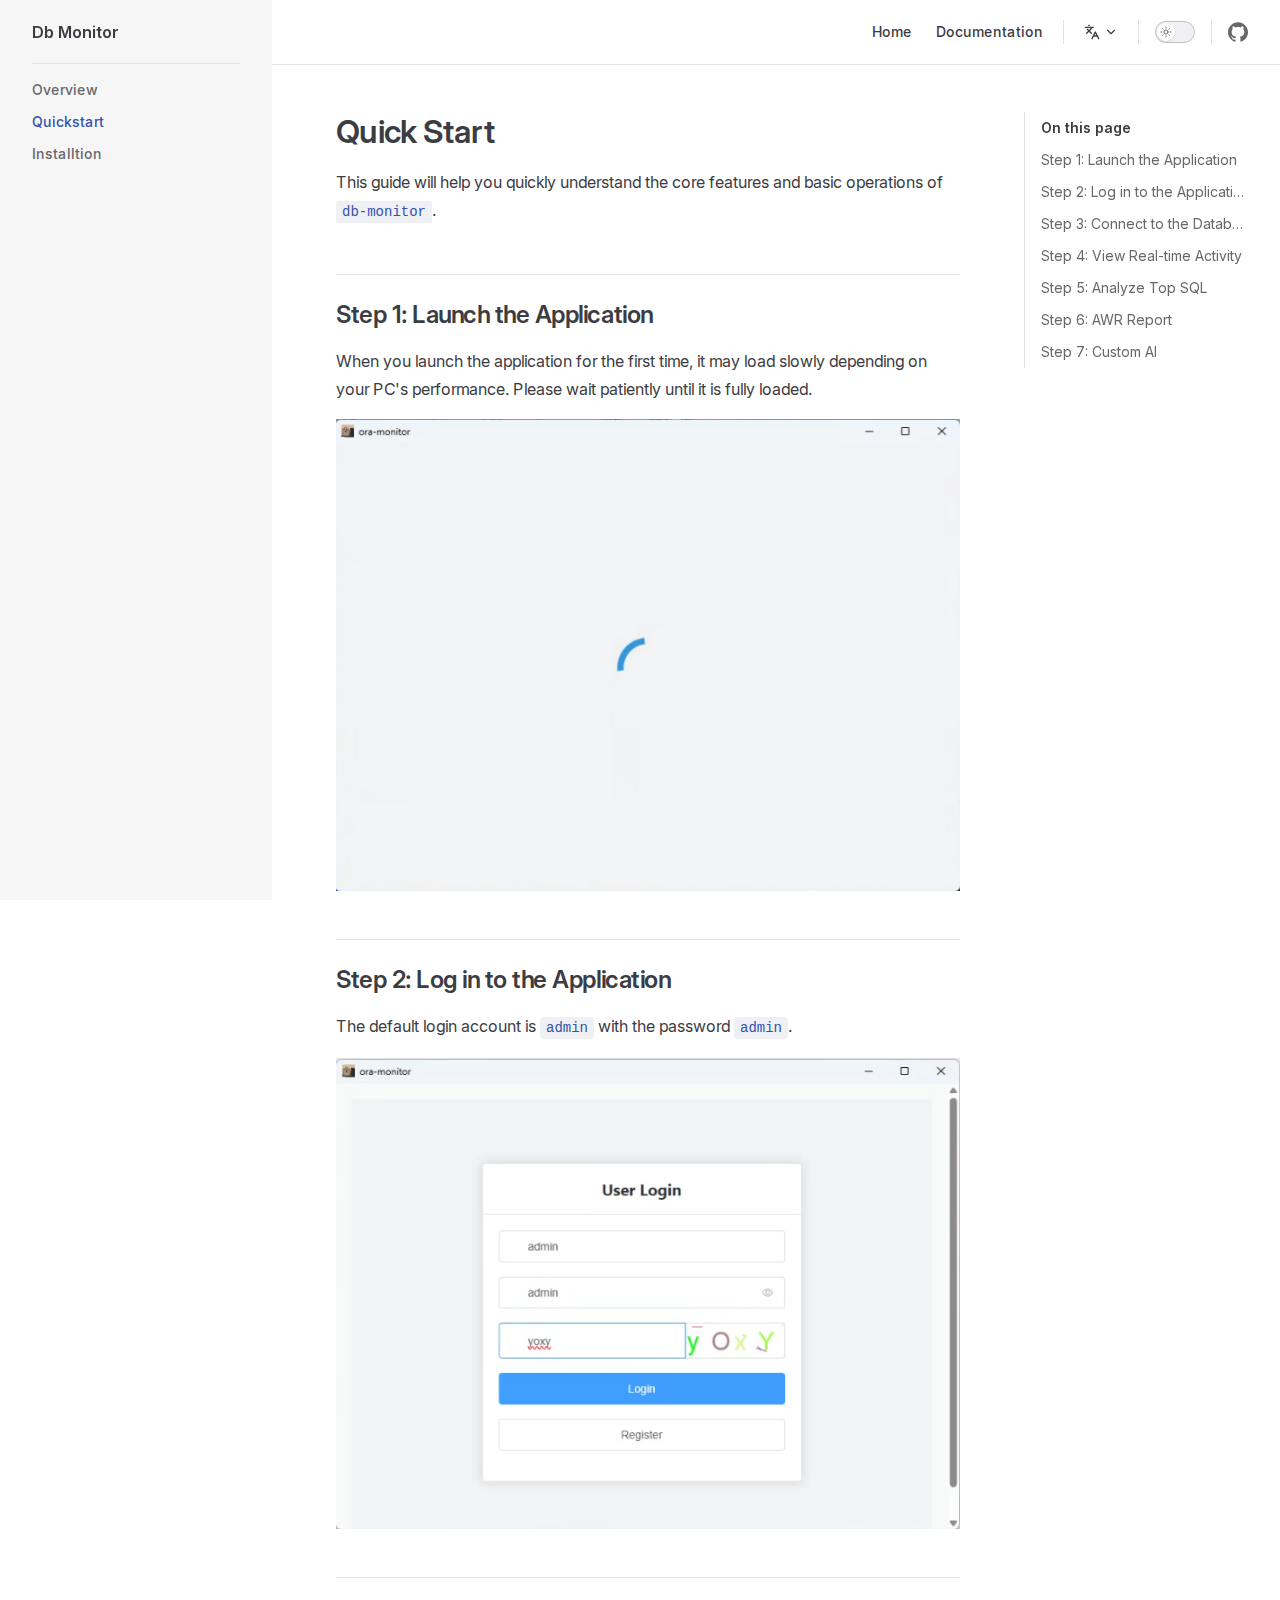
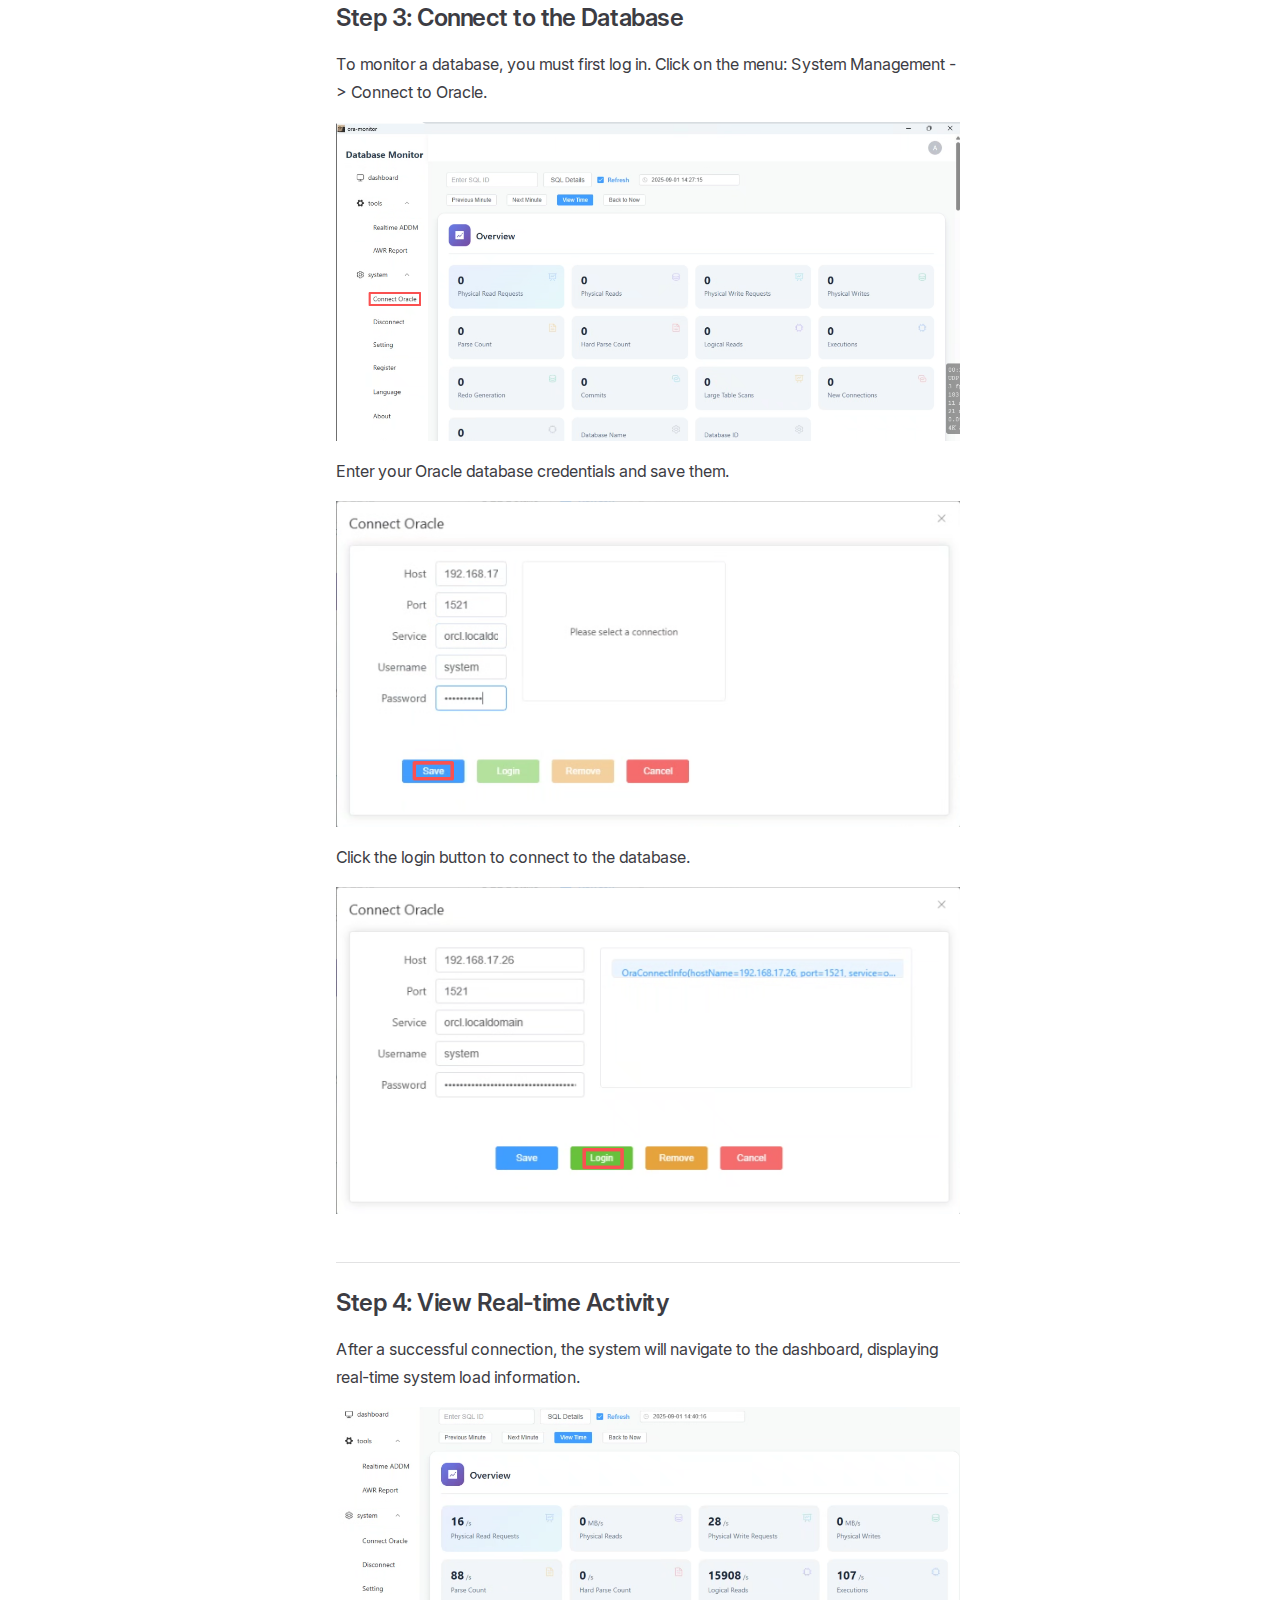
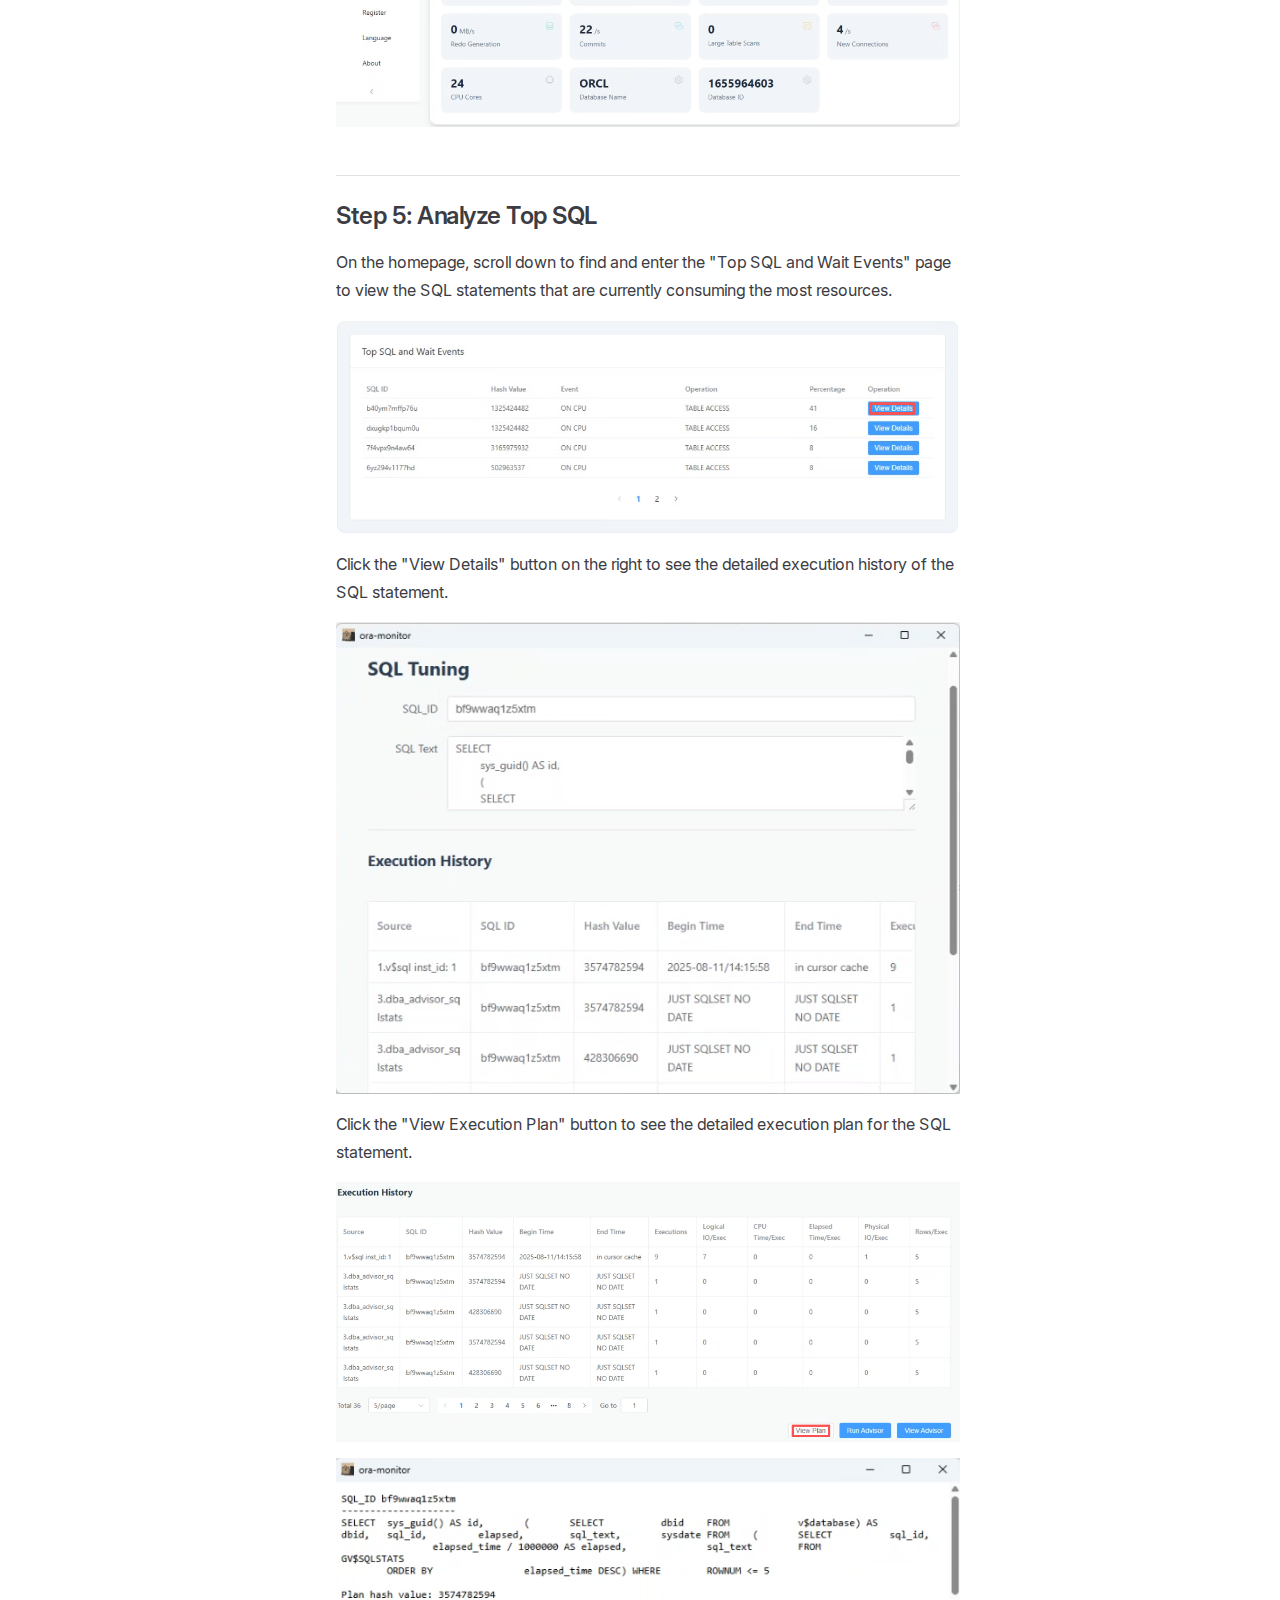
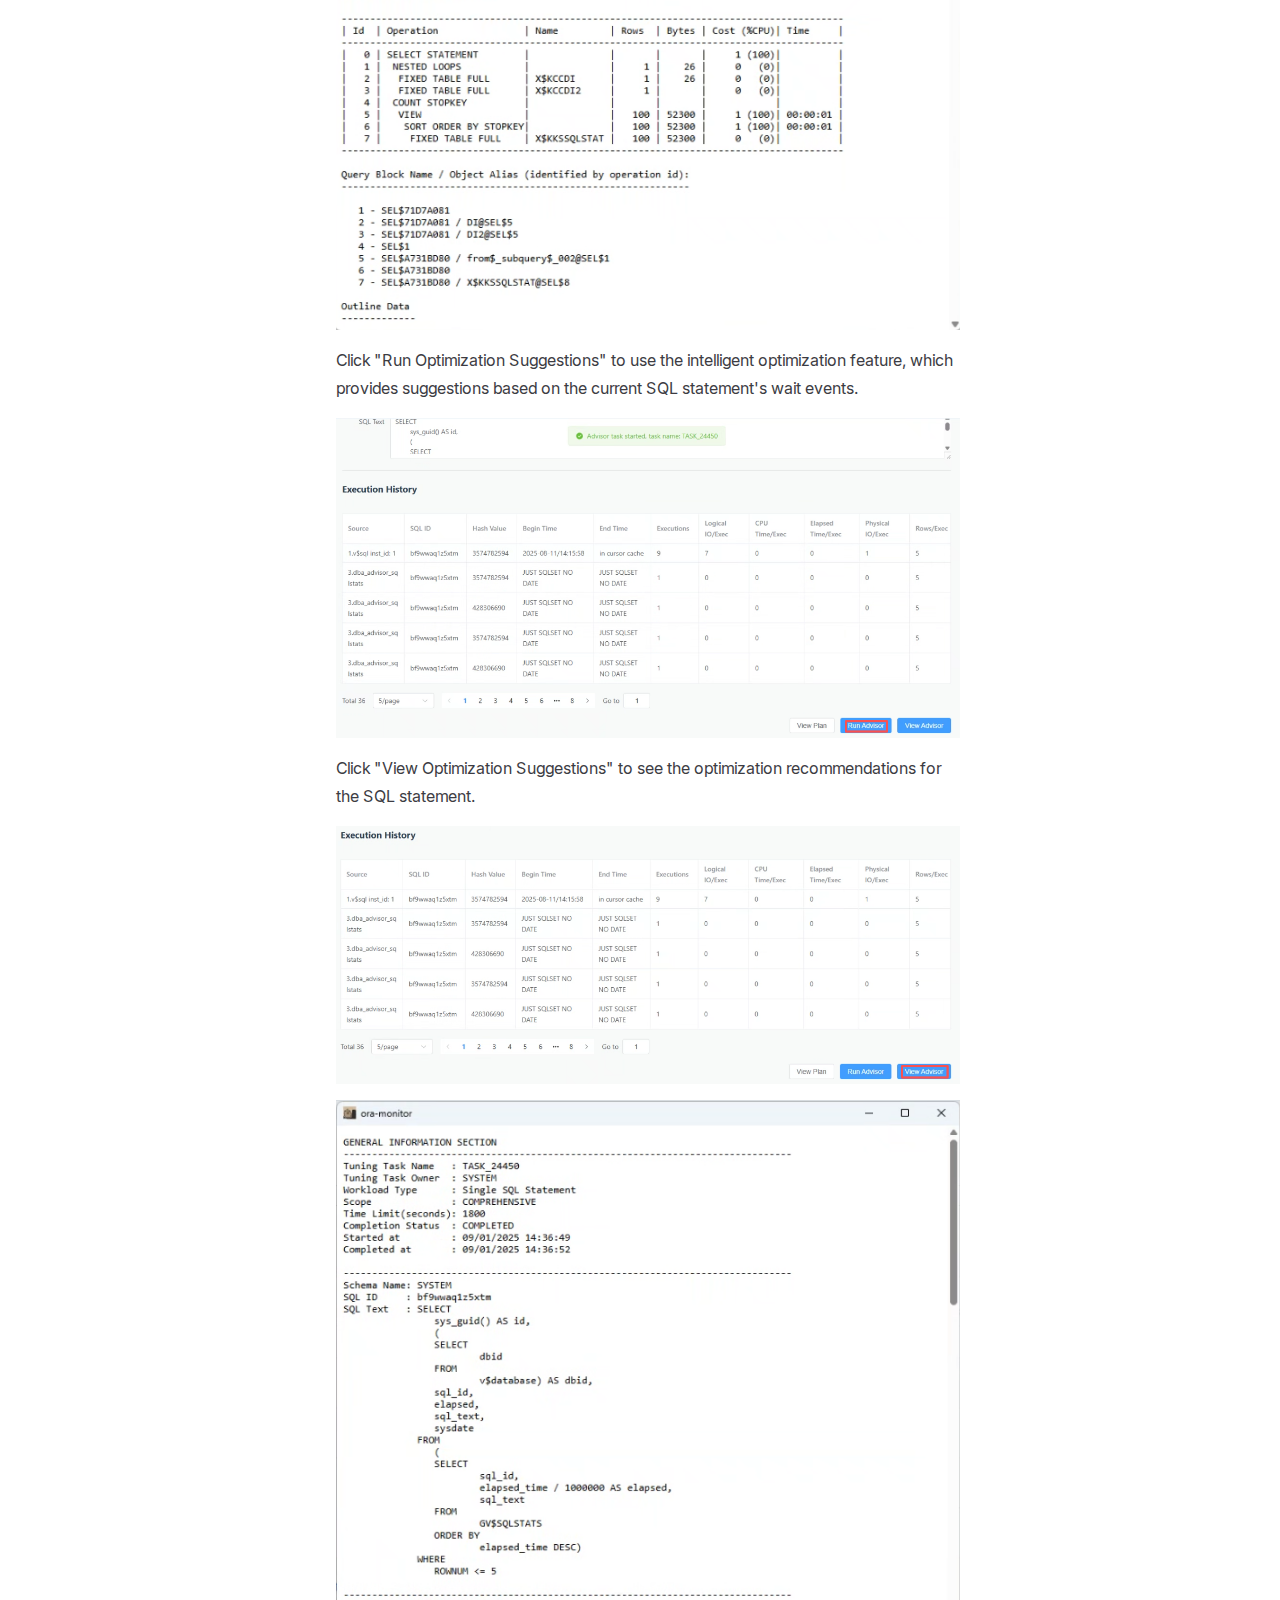
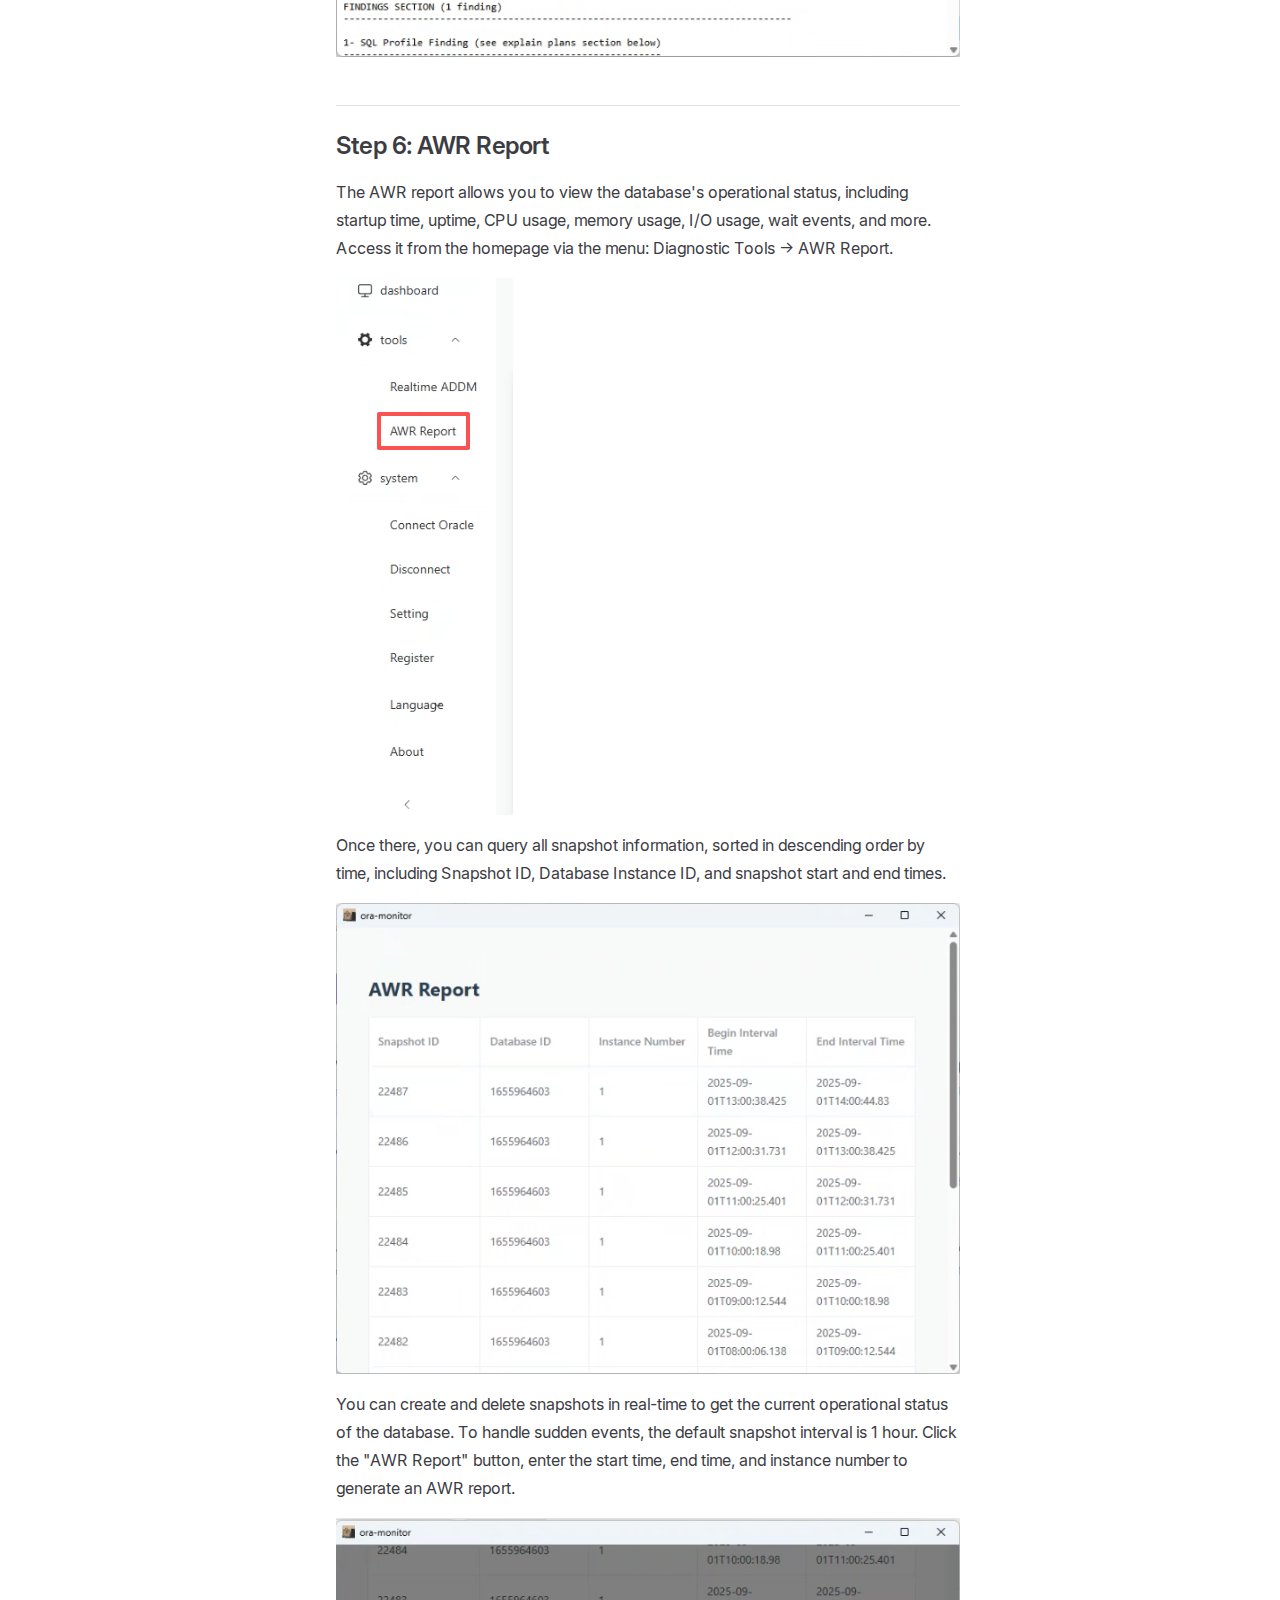
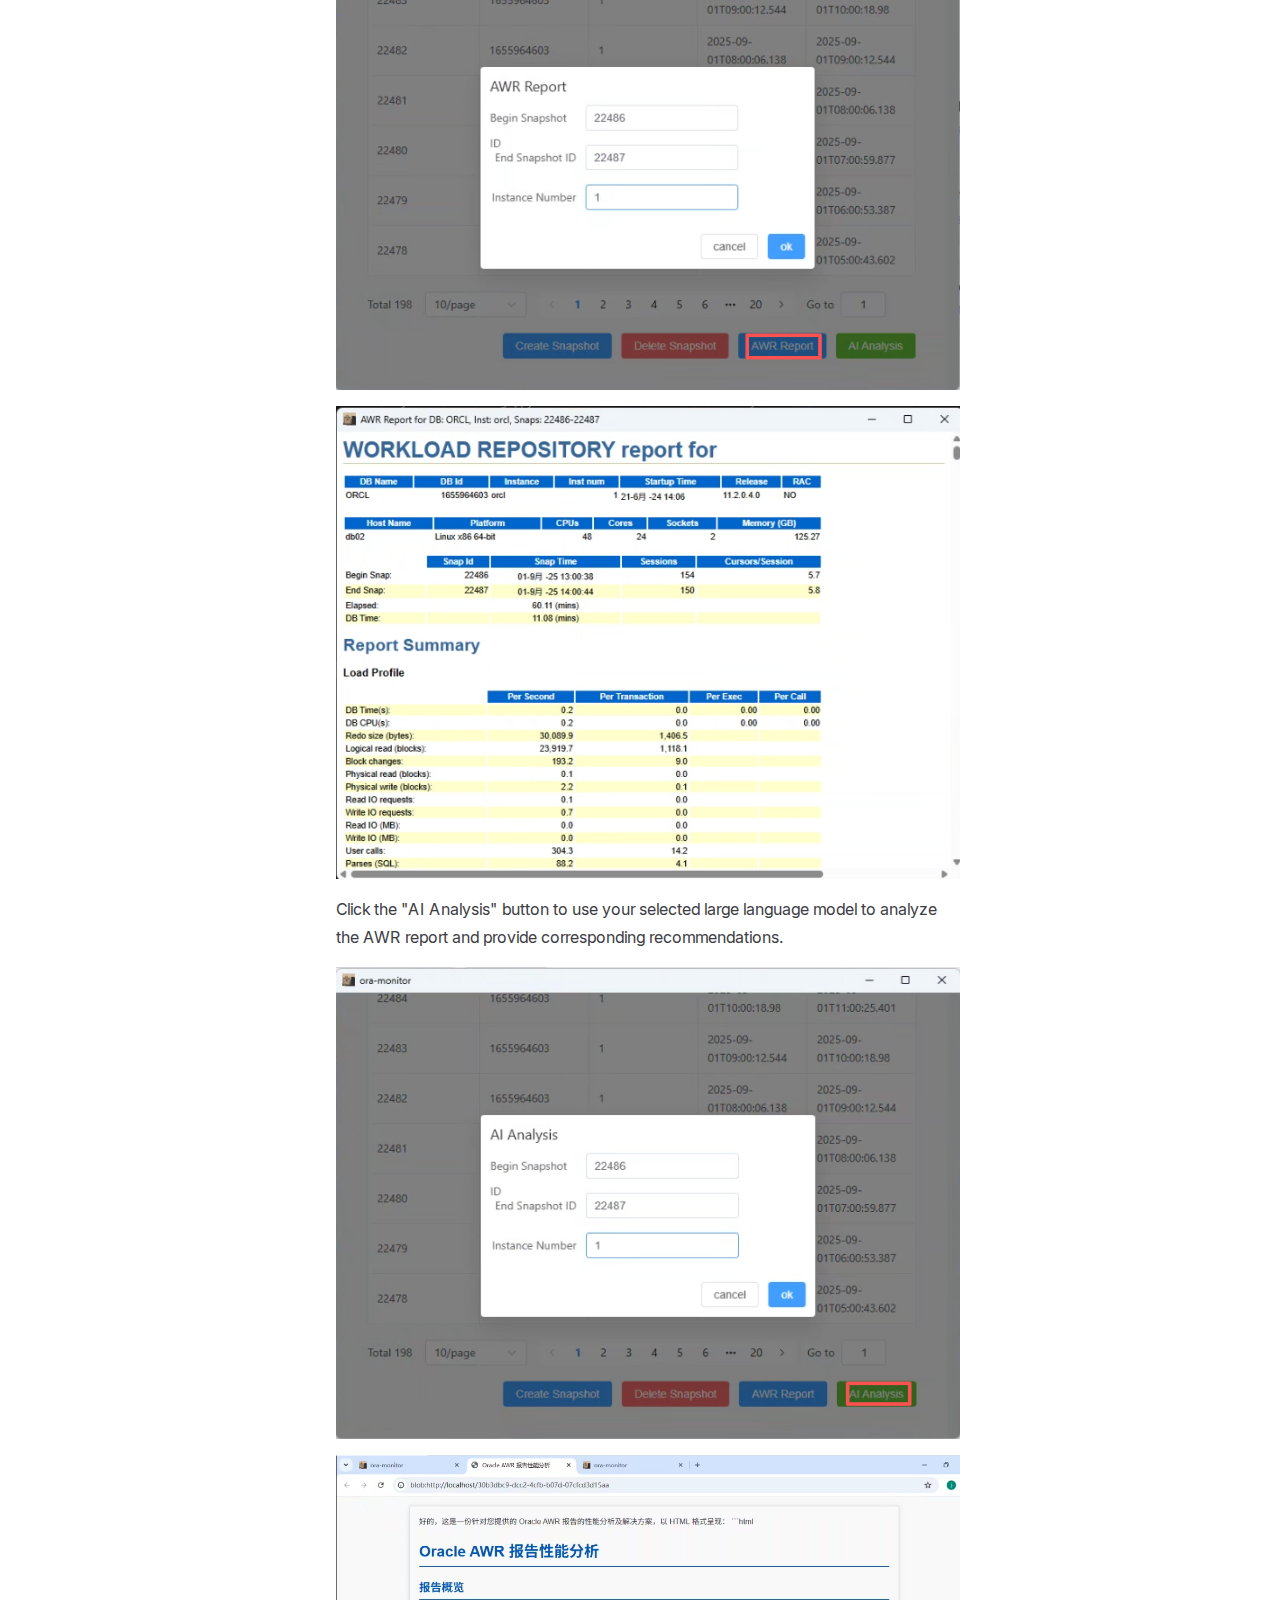
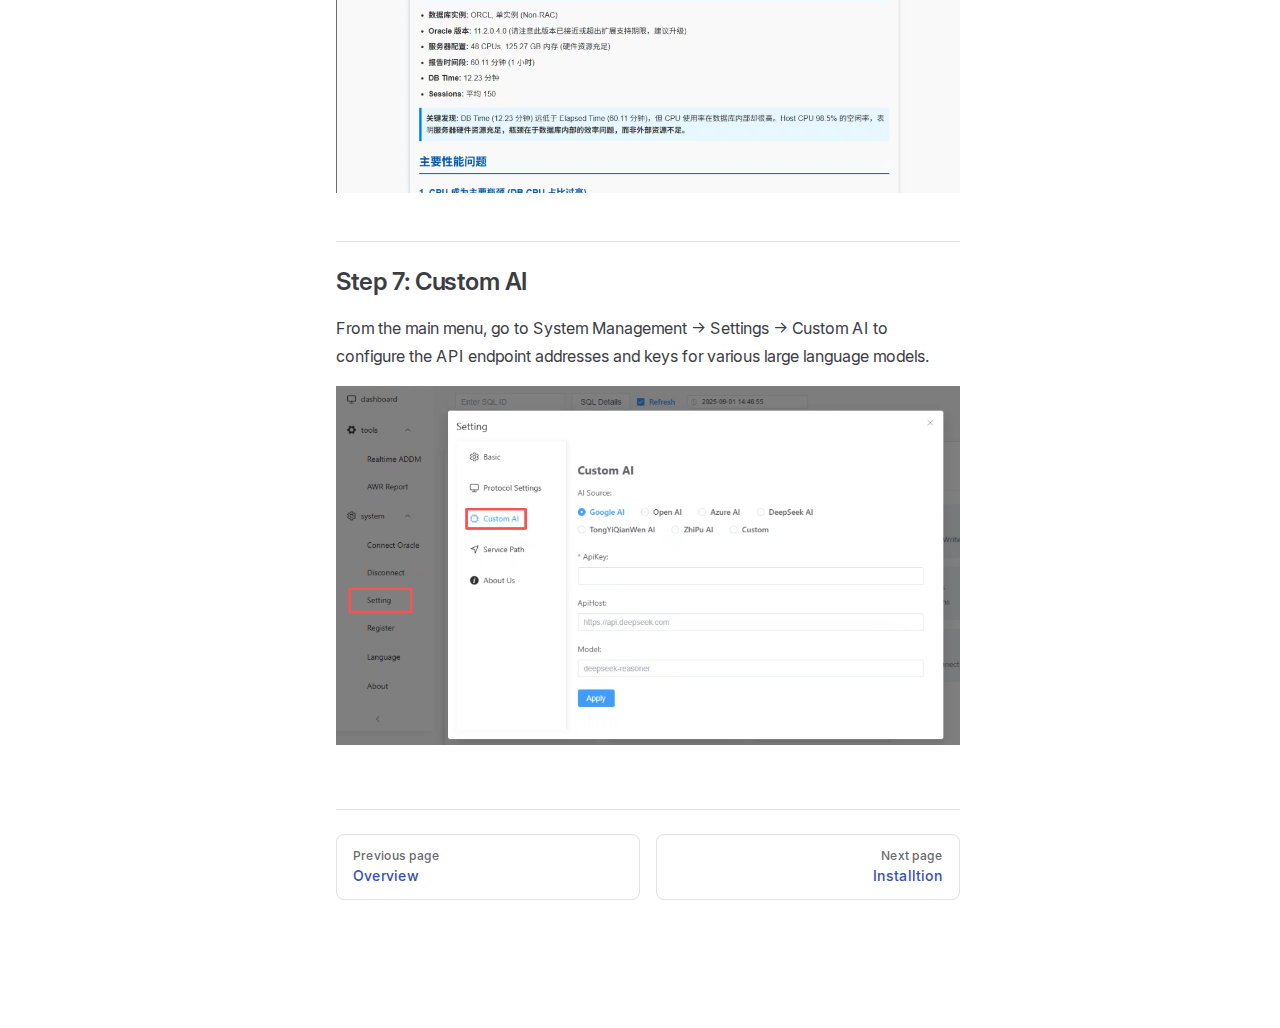
<file: docs/quickstart.html>
<!DOCTYPE html>
<html lang="en" dir="ltr">
  <head>
    <meta charset="utf-8">
    <meta name="viewport" content="width=device-width,initial-scale=1">
    <title>Quick Start | Db Monitor</title>
    <meta name="description" content="DB Monitor Documentation">
    <meta name="generator" content="VitePress v1.6.4">
    <link rel="preload stylesheet" href="/docs/assets/style.DuOwLuGy.css" as="style">
    <link rel="preload stylesheet" href="/docs/vp-icons.css" as="style">
    
    <script type="module" src="/docs/assets/app.Ds0Jj51t.js"></script>
    <link rel="preload" href="/docs/assets/inter-roman-latin.Di8DUHzh.woff2" as="font" type="font/woff2" crossorigin="">
    <link rel="modulepreload" href="/docs/assets/chunks/theme.Cz-4sGqh.js">
    <link rel="modulepreload" href="/docs/assets/chunks/framework.Cta0ghm6.js">
    <link rel="modulepreload" href="/docs/assets/quickstart.md.DruvB7xf.lean.js">
    <script id="check-dark-mode">(()=>{const e=localStorage.getItem("vitepress-theme-appearance")||"auto",a=window.matchMedia("(prefers-color-scheme: dark)").matches;(!e||e==="auto"?a:e==="dark")&&document.documentElement.classList.add("dark")})();</script>
    <script id="check-mac-os">document.documentElement.classList.toggle("mac",/Mac|iPhone|iPod|iPad/i.test(navigator.platform));</script>
  </head>
  <body>
    <div id="app"><div class="Layout" data-v-5d98c3a5><!--[--><!--]--><!--[--><span tabindex="-1" data-v-0b0ada53></span><a href="#VPContent" class="VPSkipLink visually-hidden" data-v-0b0ada53>Skip to content</a><!--]--><!----><header class="VPNav" data-v-5d98c3a5 data-v-ae24b3ad><div class="VPNavBar" data-v-ae24b3ad data-v-6aa21345><div class="wrapper" data-v-6aa21345><div class="container" data-v-6aa21345><div class="title" data-v-6aa21345><div class="VPNavBarTitle has-sidebar" data-v-6aa21345 data-v-1168a8e4><a class="title" href="/docs/" data-v-1168a8e4><!--[--><!--]--><!----><span data-v-1168a8e4>Db Monitor</span><!--[--><!--]--></a></div></div><div class="content" data-v-6aa21345><div class="content-body" data-v-6aa21345><!--[--><!--]--><div class="VPNavBarSearch search" data-v-6aa21345><!----></div><nav aria-labelledby="main-nav-aria-label" class="VPNavBarMenu menu" data-v-6aa21345 data-v-dc692963><span id="main-nav-aria-label" class="visually-hidden" data-v-dc692963> Main Navigation </span><!--[--><!--[--><a class="VPLink link VPNavBarMenuLink" href="/docs/" tabindex="0" data-v-dc692963 data-v-e56f3d57><!--[--><span data-v-e56f3d57>Home</span><!--]--></a><!--]--><!--[--><a class="VPLink link VPNavBarMenuLink" href="/docs/overview.html" tabindex="0" data-v-dc692963 data-v-e56f3d57><!--[--><span data-v-e56f3d57>Documentation</span><!--]--></a><!--]--><!--]--></nav><div class="VPFlyout VPNavBarTranslations translations" data-v-6aa21345 data-v-88af2de4 data-v-cf11d7a2><button type="button" class="button" aria-haspopup="true" aria-expanded="false" aria-label="Change language" data-v-cf11d7a2><span class="text" data-v-cf11d7a2><span class="vpi-languages option-icon" data-v-cf11d7a2></span><!----><span class="vpi-chevron-down text-icon" data-v-cf11d7a2></span></span></button><div class="menu" data-v-cf11d7a2><div class="VPMenu" data-v-cf11d7a2 data-v-b98bc113><!----><!--[--><!--[--><div class="items" data-v-88af2de4><p class="title" data-v-88af2de4>English</p><!--[--><div class="VPMenuLink" data-v-88af2de4 data-v-35975db6><a class="VPLink link" href="/docs/zh/quickstart.html" data-v-35975db6><!--[--><span data-v-35975db6>简体中文</span><!--]--></a></div><!--]--></div><!--]--><!--]--></div></div></div><div class="VPNavBarAppearance appearance" data-v-6aa21345 data-v-6c893767><button class="VPSwitch VPSwitchAppearance" type="button" role="switch" title aria-checked="false" data-v-6c893767 data-v-5337faa4 data-v-1d5665e3><span class="check" data-v-1d5665e3><span class="icon" data-v-1d5665e3><!--[--><span class="vpi-sun sun" data-v-5337faa4></span><span class="vpi-moon moon" data-v-5337faa4></span><!--]--></span></span></button></div><div class="VPSocialLinks VPNavBarSocialLinks social-links" data-v-6aa21345 data-v-0394ad82 data-v-7bc22406><!--[--><a class="VPSocialLink no-icon" href="https://github.com/stone-jj/ora-monitor-release" aria-label="github" target="_blank" rel="noopener" data-v-7bc22406 data-v-bd121fe5><span class="vpi-social-github"></span></a><!--]--></div><div class="VPFlyout VPNavBarExtra extra" data-v-6aa21345 data-v-bb2aa2f0 data-v-cf11d7a2><button type="button" class="button" aria-haspopup="true" aria-expanded="false" aria-label="extra navigation" data-v-cf11d7a2><span class="vpi-more-horizontal icon" data-v-cf11d7a2></span></button><div class="menu" data-v-cf11d7a2><div class="VPMenu" data-v-cf11d7a2 data-v-b98bc113><!----><!--[--><!--[--><div class="group translations" data-v-bb2aa2f0><p class="trans-title" data-v-bb2aa2f0>English</p><!--[--><div class="VPMenuLink" data-v-bb2aa2f0 data-v-35975db6><a class="VPLink link" href="/docs/zh/quickstart.html" data-v-35975db6><!--[--><span data-v-35975db6>简体中文</span><!--]--></a></div><!--]--></div><div class="group" data-v-bb2aa2f0><div class="item appearance" data-v-bb2aa2f0><p class="label" data-v-bb2aa2f0>Appearance</p><div class="appearance-action" data-v-bb2aa2f0><button class="VPSwitch VPSwitchAppearance" type="button" role="switch" title aria-checked="false" data-v-bb2aa2f0 data-v-5337faa4 data-v-1d5665e3><span class="check" data-v-1d5665e3><span class="icon" data-v-1d5665e3><!--[--><span class="vpi-sun sun" data-v-5337faa4></span><span class="vpi-moon moon" data-v-5337faa4></span><!--]--></span></span></button></div></div></div><div class="group" data-v-bb2aa2f0><div class="item social-links" data-v-bb2aa2f0><div class="VPSocialLinks social-links-list" data-v-bb2aa2f0 data-v-7bc22406><!--[--><a class="VPSocialLink no-icon" href="https://github.com/stone-jj/ora-monitor-release" aria-label="github" target="_blank" rel="noopener" data-v-7bc22406 data-v-bd121fe5><span class="vpi-social-github"></span></a><!--]--></div></div></div><!--]--><!--]--></div></div></div><!--[--><!--]--><button type="button" class="VPNavBarHamburger hamburger" aria-label="mobile navigation" aria-expanded="false" aria-controls="VPNavScreen" data-v-6aa21345 data-v-e5dd9c1c><span class="container" data-v-e5dd9c1c><span class="top" data-v-e5dd9c1c></span><span class="middle" data-v-e5dd9c1c></span><span class="bottom" data-v-e5dd9c1c></span></span></button></div></div></div></div><div class="divider" data-v-6aa21345><div class="divider-line" data-v-6aa21345></div></div></div><!----></header><div class="VPLocalNav has-sidebar empty" data-v-5d98c3a5 data-v-a6f0e41e><div class="container" data-v-a6f0e41e><button class="menu" aria-expanded="false" aria-controls="VPSidebarNav" data-v-a6f0e41e><span class="vpi-align-left menu-icon" data-v-a6f0e41e></span><span class="menu-text" data-v-a6f0e41e>Menu</span></button><div class="VPLocalNavOutlineDropdown" style="--vp-vh:0px;" data-v-a6f0e41e data-v-8a42e2b4><button data-v-8a42e2b4>Return to top</button><!----></div></div></div><aside class="VPSidebar" data-v-5d98c3a5 data-v-319d5ca6><div class="curtain" data-v-319d5ca6></div><nav class="nav" id="VPSidebarNav" aria-labelledby="sidebar-aria-label" tabindex="-1" data-v-319d5ca6><span class="visually-hidden" id="sidebar-aria-label" data-v-319d5ca6> Sidebar Navigation </span><!--[--><!--]--><!--[--><div class="no-transition group" data-v-c40bc020><section class="VPSidebarItem level-0 has-active" data-v-c40bc020 data-v-b3fd67f8><!----><div class="items" data-v-b3fd67f8><!--[--><div class="VPSidebarItem level-1 is-link" data-v-b3fd67f8 data-v-b3fd67f8><div class="item" data-v-b3fd67f8><div class="indicator" data-v-b3fd67f8></div><a class="VPLink link link" href="/docs/overview.html" data-v-b3fd67f8><!--[--><p class="text" data-v-b3fd67f8>Overview</p><!--]--></a><!----></div><!----></div><div class="VPSidebarItem level-1 is-link" data-v-b3fd67f8 data-v-b3fd67f8><div class="item" data-v-b3fd67f8><div class="indicator" data-v-b3fd67f8></div><a class="VPLink link link" href="/docs/quickstart.html" data-v-b3fd67f8><!--[--><p class="text" data-v-b3fd67f8>Quickstart</p><!--]--></a><!----></div><!----></div><div class="VPSidebarItem level-1 is-link" data-v-b3fd67f8 data-v-b3fd67f8><div class="item" data-v-b3fd67f8><div class="indicator" data-v-b3fd67f8></div><a class="VPLink link link" href="/docs/install.html" data-v-b3fd67f8><!--[--><p class="text" data-v-b3fd67f8>Installtion</p><!--]--></a><!----></div><!----></div><!--]--></div></section></div><!--]--><!--[--><!--]--></nav></aside><div class="VPContent has-sidebar" id="VPContent" data-v-5d98c3a5 data-v-1428d186><div class="VPDoc has-sidebar has-aside" data-v-1428d186 data-v-39a288b8><!--[--><!--]--><div class="container" data-v-39a288b8><div class="aside" data-v-39a288b8><div class="aside-curtain" data-v-39a288b8></div><div class="aside-container" data-v-39a288b8><div class="aside-content" data-v-39a288b8><div class="VPDocAside" data-v-39a288b8 data-v-3f215769><!--[--><!--]--><!--[--><!--]--><nav aria-labelledby="doc-outline-aria-label" class="VPDocAsideOutline" data-v-3f215769 data-v-a5bbad30><div class="content" data-v-a5bbad30><div class="outline-marker" data-v-a5bbad30></div><div aria-level="2" class="outline-title" id="doc-outline-aria-label" role="heading" data-v-a5bbad30>On this page</div><ul class="VPDocOutlineItem root" data-v-a5bbad30 data-v-b933a997><!--[--><!--]--></ul></div></nav><!--[--><!--]--><div class="spacer" data-v-3f215769></div><!--[--><!--]--><!----><!--[--><!--]--><!--[--><!--]--></div></div></div></div><div class="content" data-v-39a288b8><div class="content-container" data-v-39a288b8><!--[--><!--]--><main class="main" data-v-39a288b8><div style="position:relative;" class="vp-doc _docs_quickstart" data-v-39a288b8><div><h1 id="quick-start" tabindex="-1">Quick Start <a class="header-anchor" href="#quick-start" aria-label="Permalink to &quot;Quick Start&quot;">​</a></h1><p>This guide will help you quickly understand the core features and basic operations of <code>db-monitor</code>.</p><h2 id="step-1-launch-the-application" tabindex="-1">Step 1: Launch the Application <a class="header-anchor" href="#step-1-launch-the-application" aria-label="Permalink to &quot;Step 1: Launch the Application&quot;">​</a></h2><p>When you launch the application for the first time, it may load slowly depending on your PC&#39;s performance. Please wait patiently until it is fully loaded.</p><p><img src="/docs/assets/quickstart_1.BAA56eCT.png" alt="Step 1"></p><h2 id="step-2-log-in-to-the-application" tabindex="-1">Step 2: Log in to the Application <a class="header-anchor" href="#step-2-log-in-to-the-application" aria-label="Permalink to &quot;Step 2: Log in to the Application&quot;">​</a></h2><p>The default login account is <code>admin</code> with the password <code>admin</code>.</p><p><img src="/docs/assets/quickstart_2.PVZj-z2V.png" alt="Step 2"></p><h2 id="step-3-connect-to-the-database" tabindex="-1">Step 3: Connect to the Database <a class="header-anchor" href="#step-3-connect-to-the-database" aria-label="Permalink to &quot;Step 3: Connect to the Database&quot;">​</a></h2><p>To monitor a database, you must first log in. Click on the menu: System Management -&gt; Connect to Oracle.</p><p><img src="/docs/assets/quickstart_3.CmwosH8W.png" alt="Step 3"></p><p>Enter your Oracle database credentials and save them.</p><p><img src="/docs/assets/quickstart_4.DfPpzvja.png" alt="Step 3"></p><p>Click the login button to connect to the database.</p><p><img src="/docs/assets/quickstart_5.a6Kpffz7.png" alt="Step 3"></p><h2 id="step-4-view-real-time-activity" tabindex="-1">Step 4: View Real-time Activity <a class="header-anchor" href="#step-4-view-real-time-activity" aria-label="Permalink to &quot;Step 4: View Real-time Activity&quot;">​</a></h2><p>After a successful connection, the system will navigate to the dashboard, displaying real-time system load information.</p><p><img src="/docs/assets/quickstart_6.DXlr93if.png" alt="Step 4"></p><h2 id="step-5-analyze-top-sql" tabindex="-1">Step 5: Analyze Top SQL <a class="header-anchor" href="#step-5-analyze-top-sql" aria-label="Permalink to &quot;Step 5: Analyze Top SQL&quot;">​</a></h2><p>On the homepage, scroll down to find and enter the &quot;Top SQL and Wait Events&quot; page to view the SQL statements that are currently consuming the most resources.</p><p><img src="/docs/assets/quickstart_7._9dG1bcL.png" alt="Step 5"></p><p>Click the &quot;View Details&quot; button on the right to see the detailed execution history of the SQL statement.</p><p><img src="/docs/assets/quickstart_8.ysyJNqT0.png" alt="Step 5"></p><p>Click the &quot;View Execution Plan&quot; button to see the detailed execution plan for the SQL statement.</p><p><img src="/docs/assets/quickstart_9.BO_wyRQt.png" alt="Step 5"></p><p><img src="/docs/assets/quickstart_10.Bd9dc0yX.png" alt="Step 5"></p><p>Click &quot;Run Optimization Suggestions&quot; to use the intelligent optimization feature, which provides suggestions based on the current SQL statement&#39;s wait events.</p><p><img src="/docs/assets/quickstart_11.CObbwkCx.png" alt="Step 5"></p><p>Click &quot;View Optimization Suggestions&quot; to see the optimization recommendations for the SQL statement.</p><p><img src="/docs/assets/quickstart_12.DTkB17Tw.png" alt="Step 5"></p><p><img src="/docs/assets/quickstart_13.CIouZfoo.png" alt="Step 5"></p><h2 id="step-6-awr-report" tabindex="-1">Step 6: AWR Report <a class="header-anchor" href="#step-6-awr-report" aria-label="Permalink to &quot;Step 6: AWR Report&quot;">​</a></h2><p>The AWR report allows you to view the database&#39;s operational status, including startup time, uptime, CPU usage, memory usage, I/O usage, wait events, and more. Access it from the homepage via the menu: Diagnostic Tools -&gt; AWR Report.</p><p><img src="/docs/assets/quickstart_14.Dx-eb42d.png" alt="Step 6"></p><p>Once there, you can query all snapshot information, sorted in descending order by time, including Snapshot ID, Database Instance ID, and snapshot start and end times.</p><p><img src="/docs/assets/quickstart_15.BC4_C-mI.png" alt="Step 6"></p><p>You can create and delete snapshots in real-time to get the current operational status of the database. To handle sudden events, the default snapshot interval is 1 hour. Click the &quot;AWR Report&quot; button, enter the start time, end time, and instance number to generate an AWR report.</p><p><img src="/docs/assets/quickstart_16.DrgmpZDt.png" alt="Step 6"></p><p><img src="/docs/assets/quickstart_17.D57c9BG1.png" alt="Step 6"></p><p>Click the &quot;AI Analysis&quot; button to use your selected large language model to analyze the AWR report and provide corresponding recommendations.</p><p><img src="/docs/assets/quickstart_18.DXBh1h3c.png" alt="Step 6"></p><p><img src="/docs/assets/quickstart_19.C7pzB3Os.png" alt="Step 6"></p><h2 id="step-7-custom-ai" tabindex="-1">Step 7: Custom AI <a class="header-anchor" href="#step-7-custom-ai" aria-label="Permalink to &quot;Step 7: Custom AI&quot;">​</a></h2><p>From the main menu, go to System Management -&gt; Settings -&gt; Custom AI to configure the API endpoint addresses and keys for various large language models.</p><p><img src="/docs/assets/quickstart_20.wR1t_mji.png" alt="Step 7"></p></div></div></main><footer class="VPDocFooter" data-v-39a288b8 data-v-e257564d><!--[--><!--]--><!----><nav class="prev-next" aria-labelledby="doc-footer-aria-label" data-v-e257564d><span class="visually-hidden" id="doc-footer-aria-label" data-v-e257564d>Pager</span><div class="pager" data-v-e257564d><a class="VPLink link pager-link prev" href="/docs/overview.html" data-v-e257564d><!--[--><span class="desc" data-v-e257564d>Previous page</span><span class="title" data-v-e257564d>Overview</span><!--]--></a></div><div class="pager" data-v-e257564d><a class="VPLink link pager-link next" href="/docs/install.html" data-v-e257564d><!--[--><span class="desc" data-v-e257564d>Next page</span><span class="title" data-v-e257564d>Installtion</span><!--]--></a></div></nav></footer><!--[--><!--]--></div></div></div><!--[--><!--]--></div></div><!----><!--[--><!--]--></div></div>
    <script>window.__VP_HASH_MAP__=JSON.parse("{\"index.md\":\"C3SrX0bq\",\"install.md\":\"BGSsEU02\",\"overview.md\":\"BhZNxieE\",\"quickstart.md\":\"DruvB7xf\",\"zh_index.md\":\"BC9vFu-0\",\"zh_install.md\":\"dbKT2dyH\",\"zh_overview.md\":\"JsYy5XnA\",\"zh_quickstart.md\":\"Dv0sZIhE\"}");window.__VP_SITE_DATA__=JSON.parse("{\"lang\":\"en-US\",\"dir\":\"ltr\",\"title\":\"Db Monitor\",\"description\":\"DB Monitor Documentation\",\"base\":\"/docs/\",\"head\":[],\"router\":{\"prefetchLinks\":true},\"appearance\":true,\"themeConfig\":{},\"locales\":{\"root\":{\"label\":\"English\",\"lang\":\"en\",\"themeConfig\":{\"nav\":[{\"text\":\"Home\",\"link\":\"/\"},{\"text\":\"Documentation\",\"link\":\"/overview\"}],\"sidebar\":[{\"items\":[{\"text\":\"Overview\",\"link\":\"/overview\"},{\"text\":\"Quickstart\",\"link\":\"/quickstart\"},{\"text\":\"Installtion\",\"link\":\"/install\"}]}],\"socialLinks\":[{\"icon\":\"github\",\"link\":\"https://github.com/stone-jj/ora-monitor-release\"}]}},\"zh\":{\"label\":\"简体中文\",\"lang\":\"zh-CN\",\"themeConfig\":{\"nav\":[{\"text\":\"首页\",\"link\":\"/zh/\"},{\"text\":\"文档\",\"link\":\"/zh/overview\"}],\"sidebar\":[{\"items\":[{\"text\":\"介绍\",\"link\":\"/zh/overview\"},{\"text\":\"快速上手\",\"link\":\"/zh/quickstart\"},{\"text\":\"安装\",\"link\":\"/zh/install\"}]}],\"socialLinks\":[{\"icon\":\"github\",\"link\":\"https://github.com/stone-jj/ora-monitor-release\"}]}}},\"scrollOffset\":134,\"cleanUrls\":false}");</script>
    
  </body>
</html>
</file>
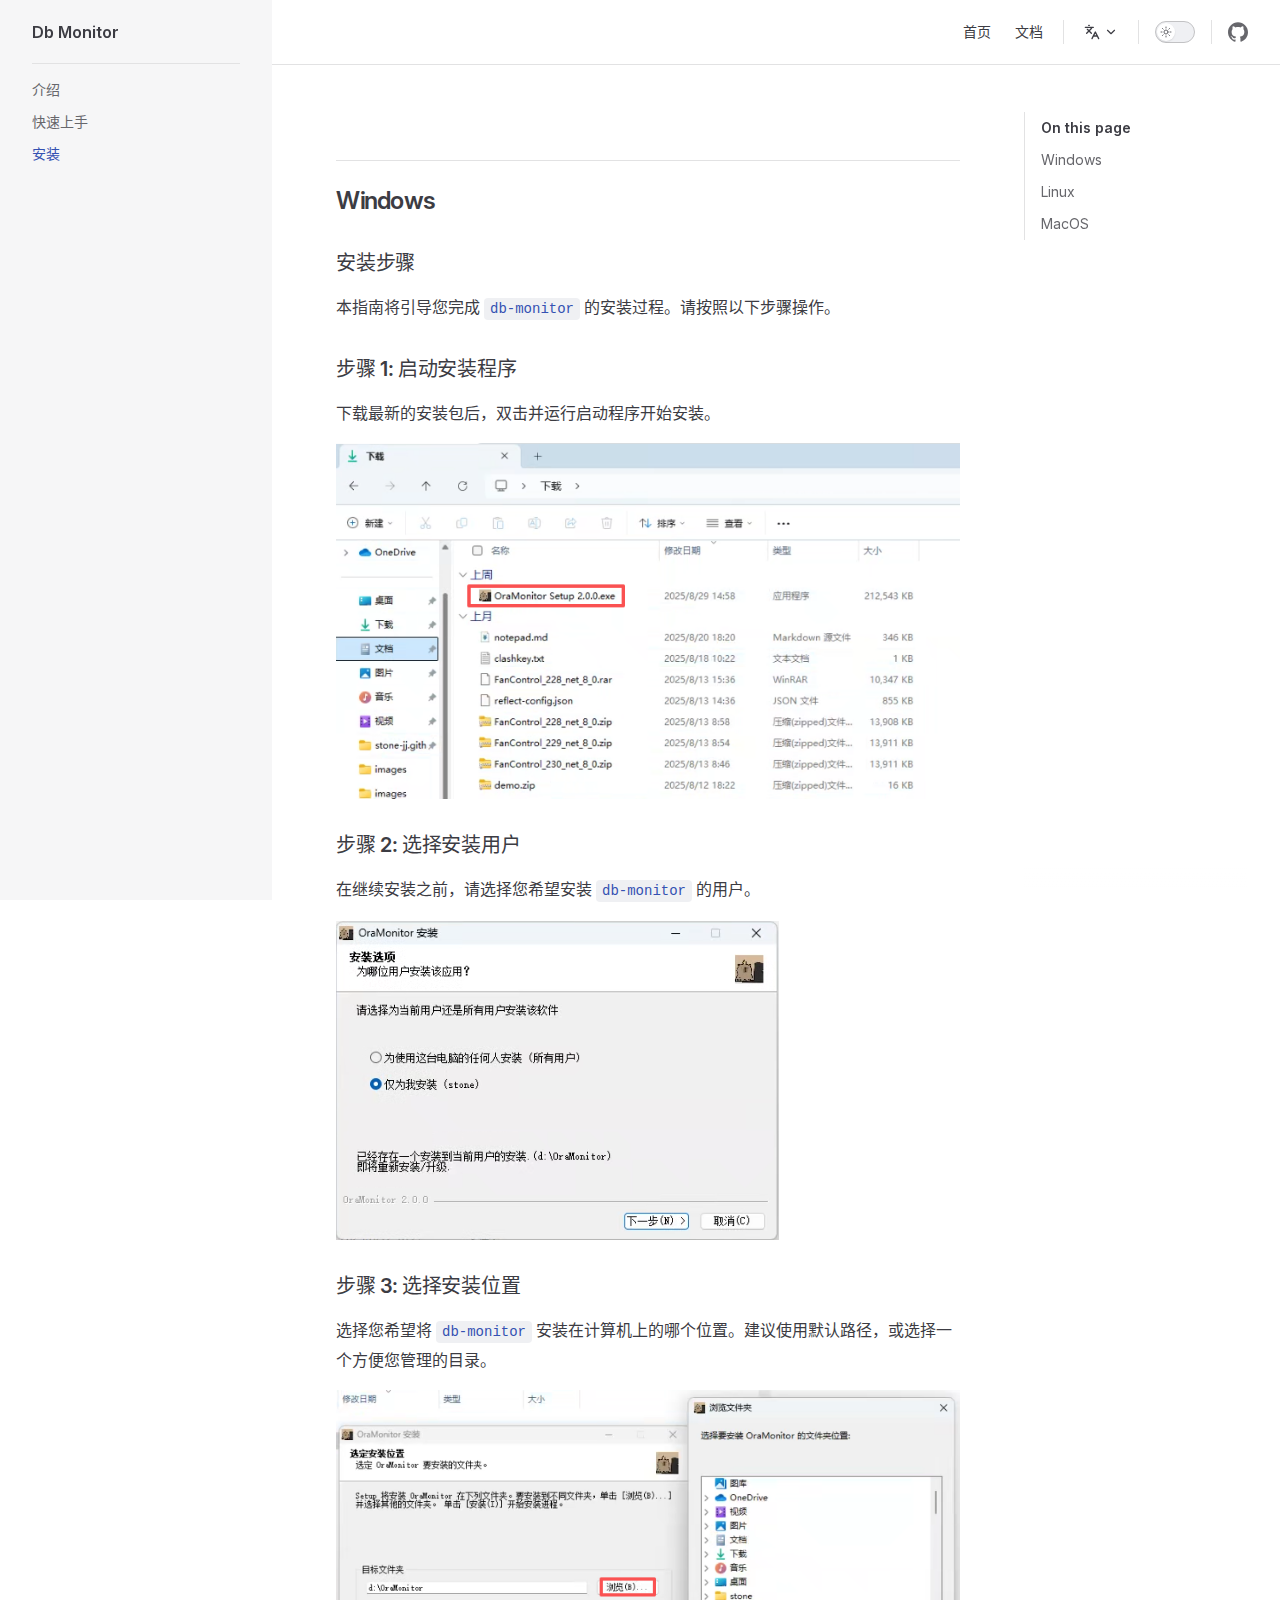
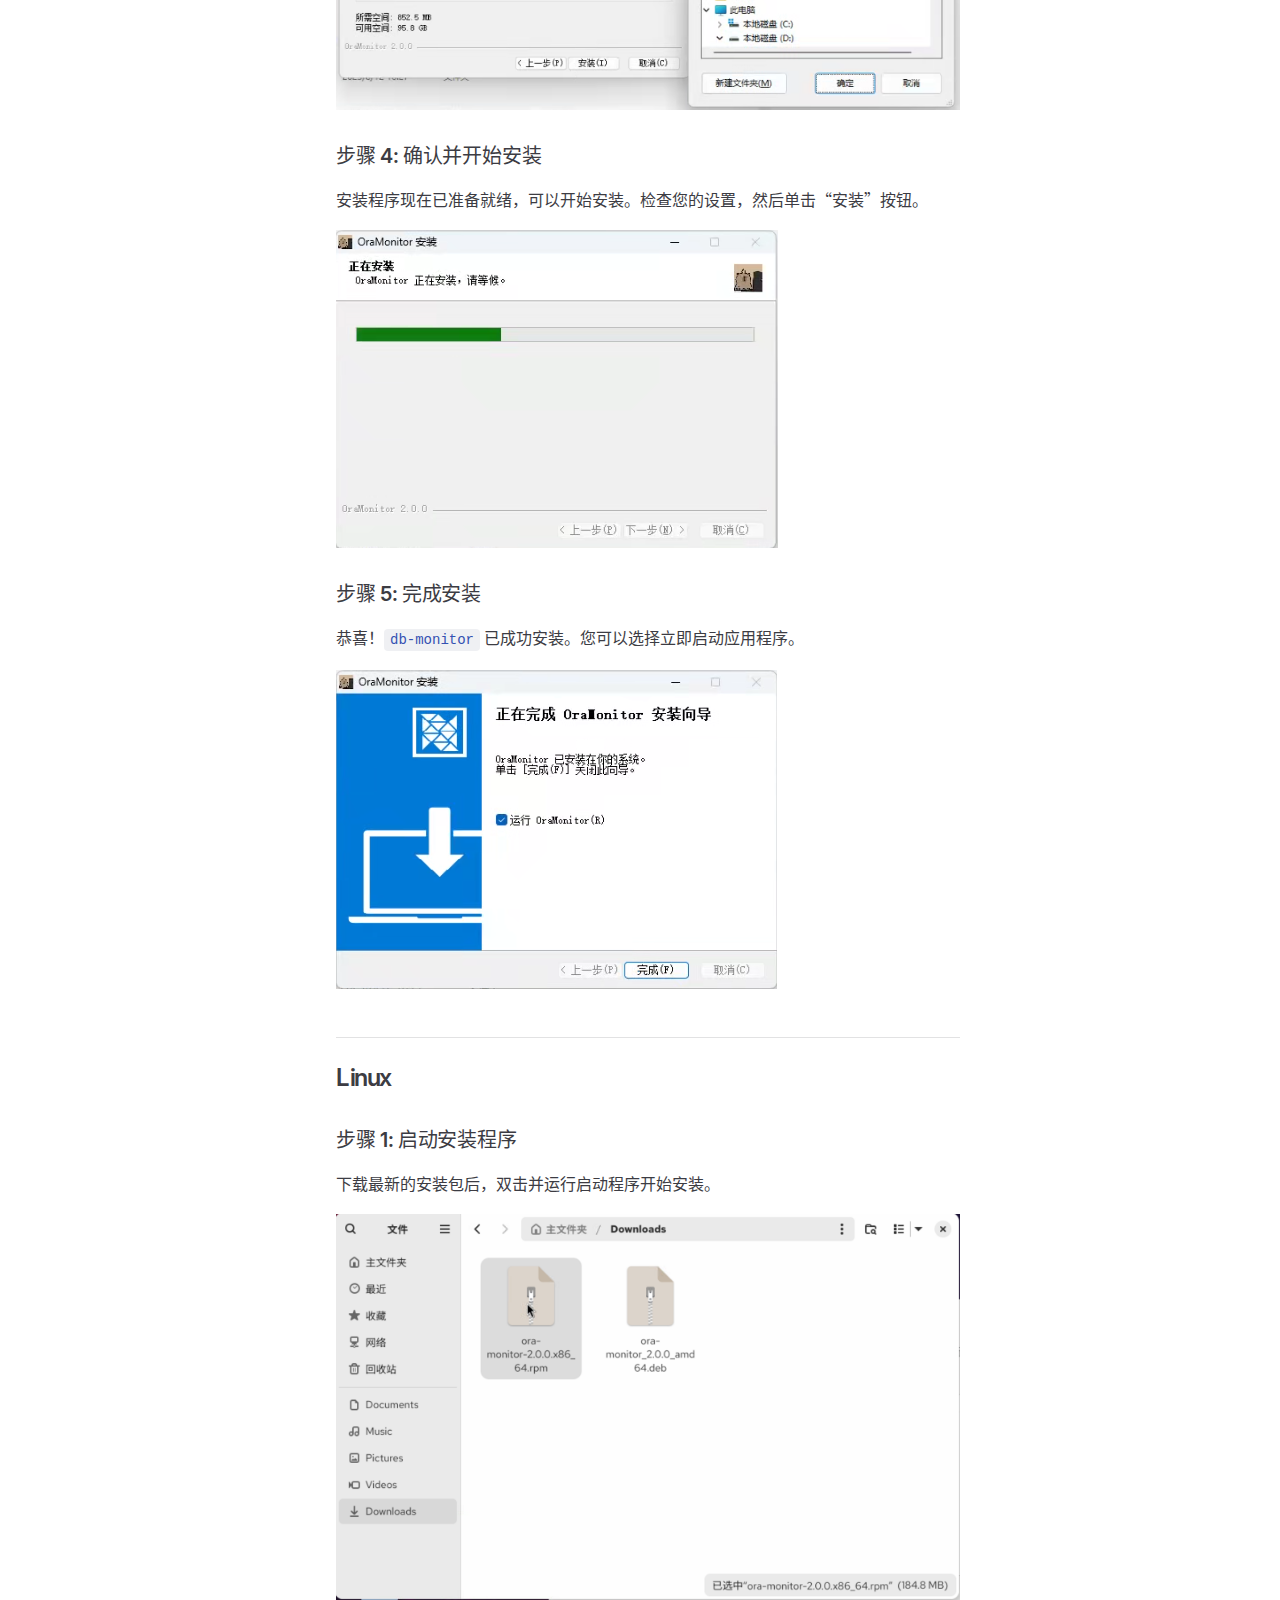
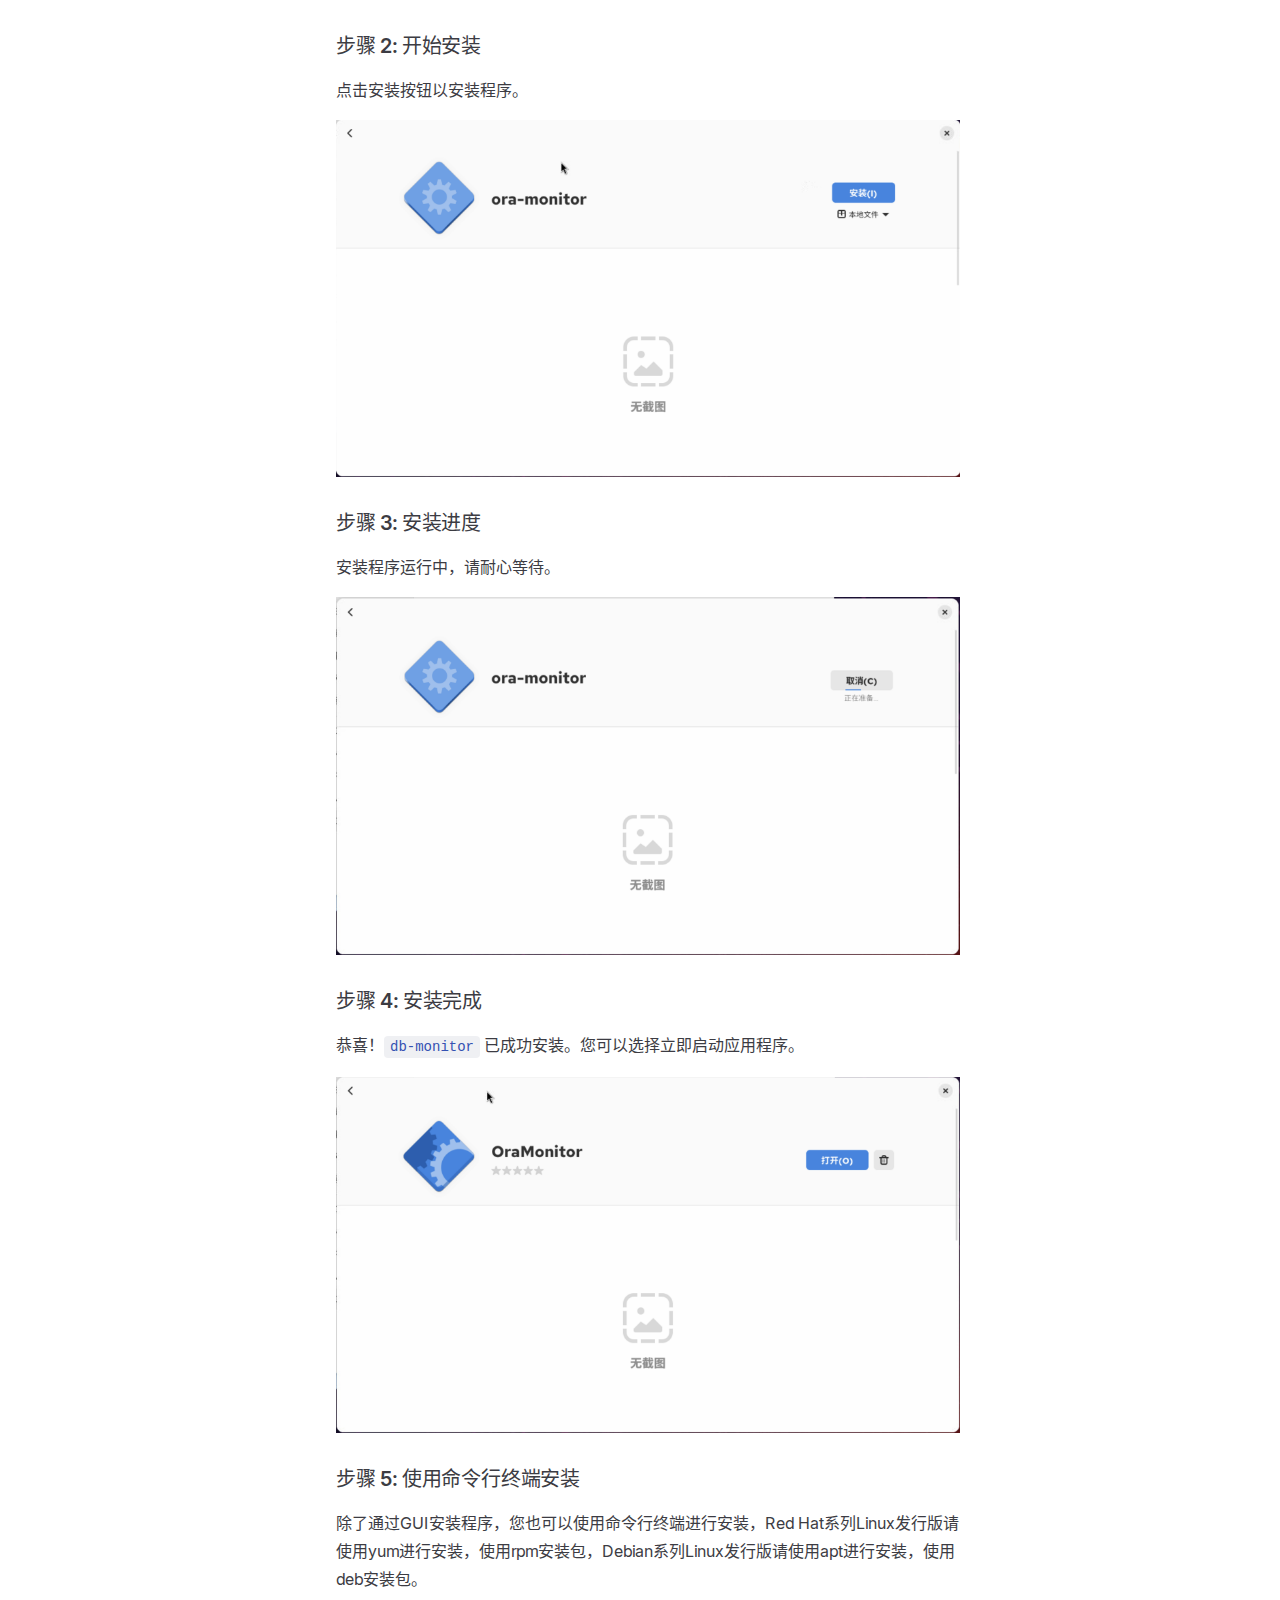
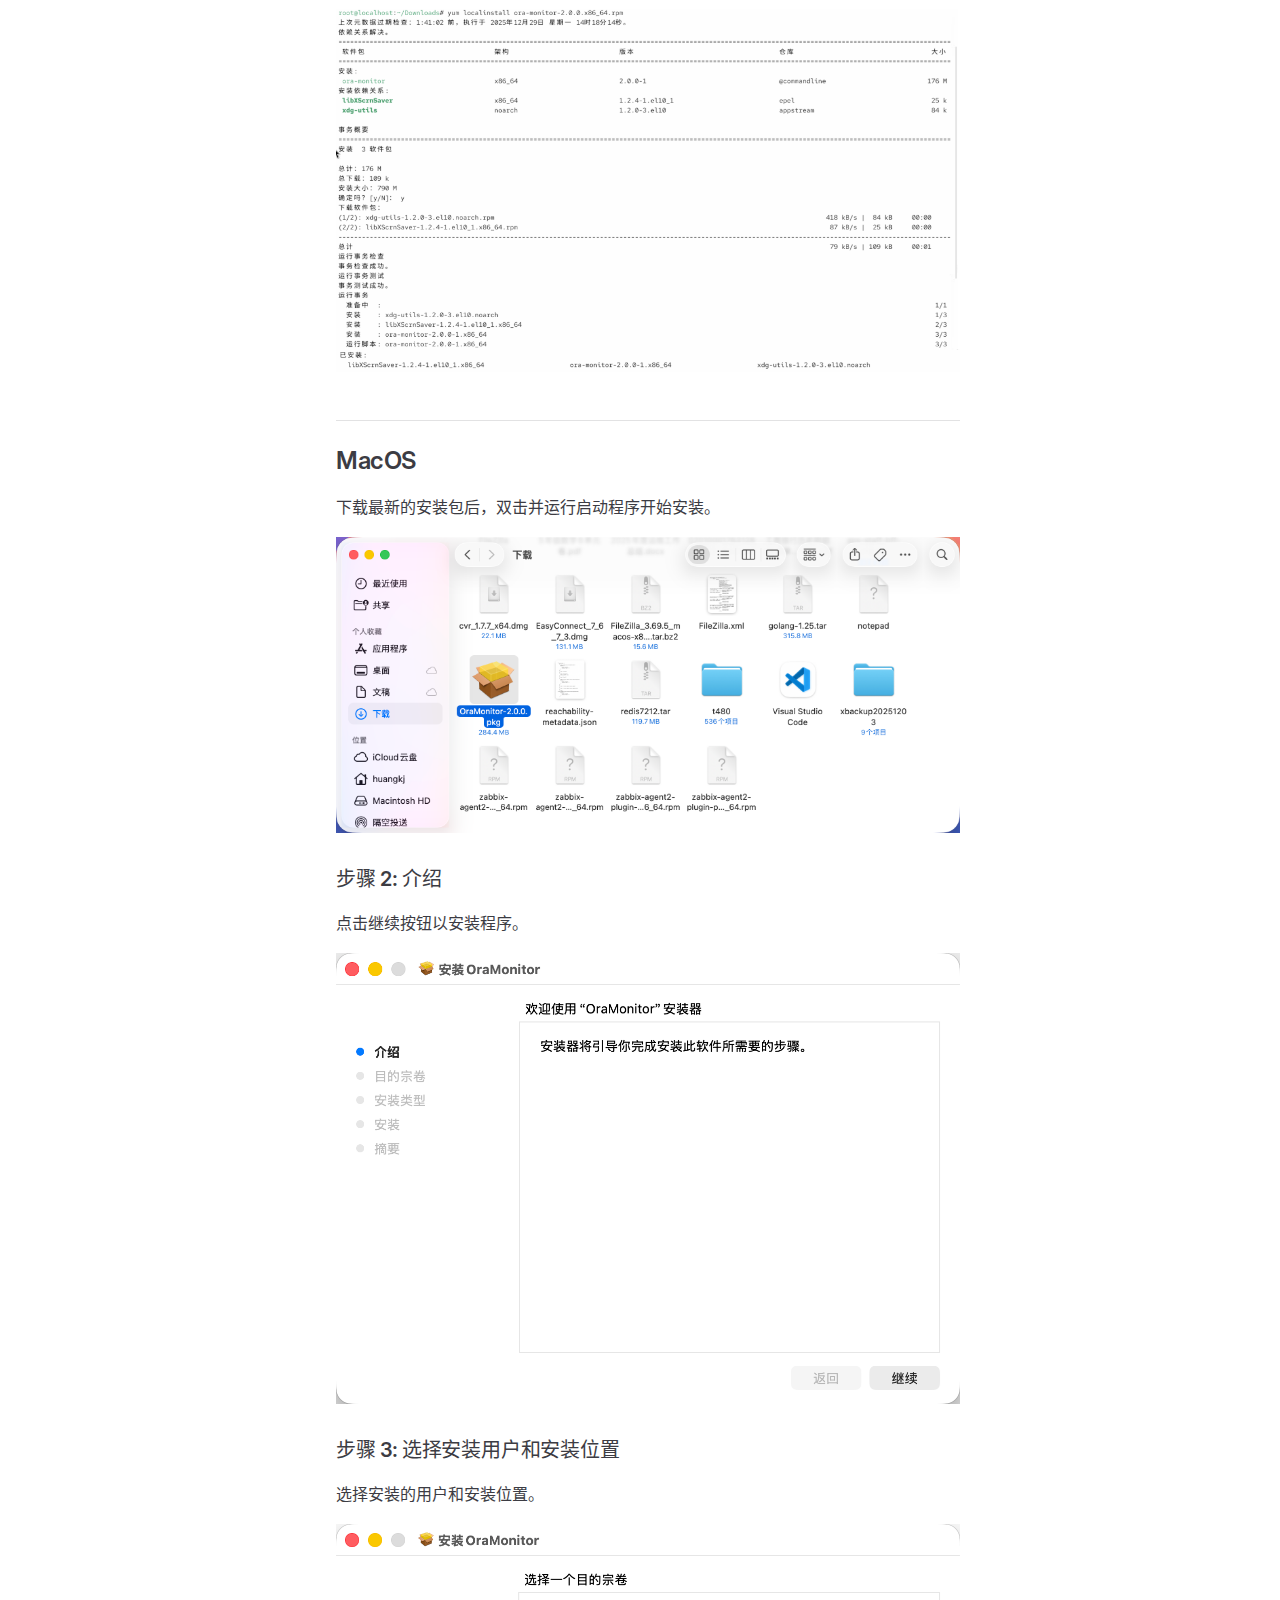
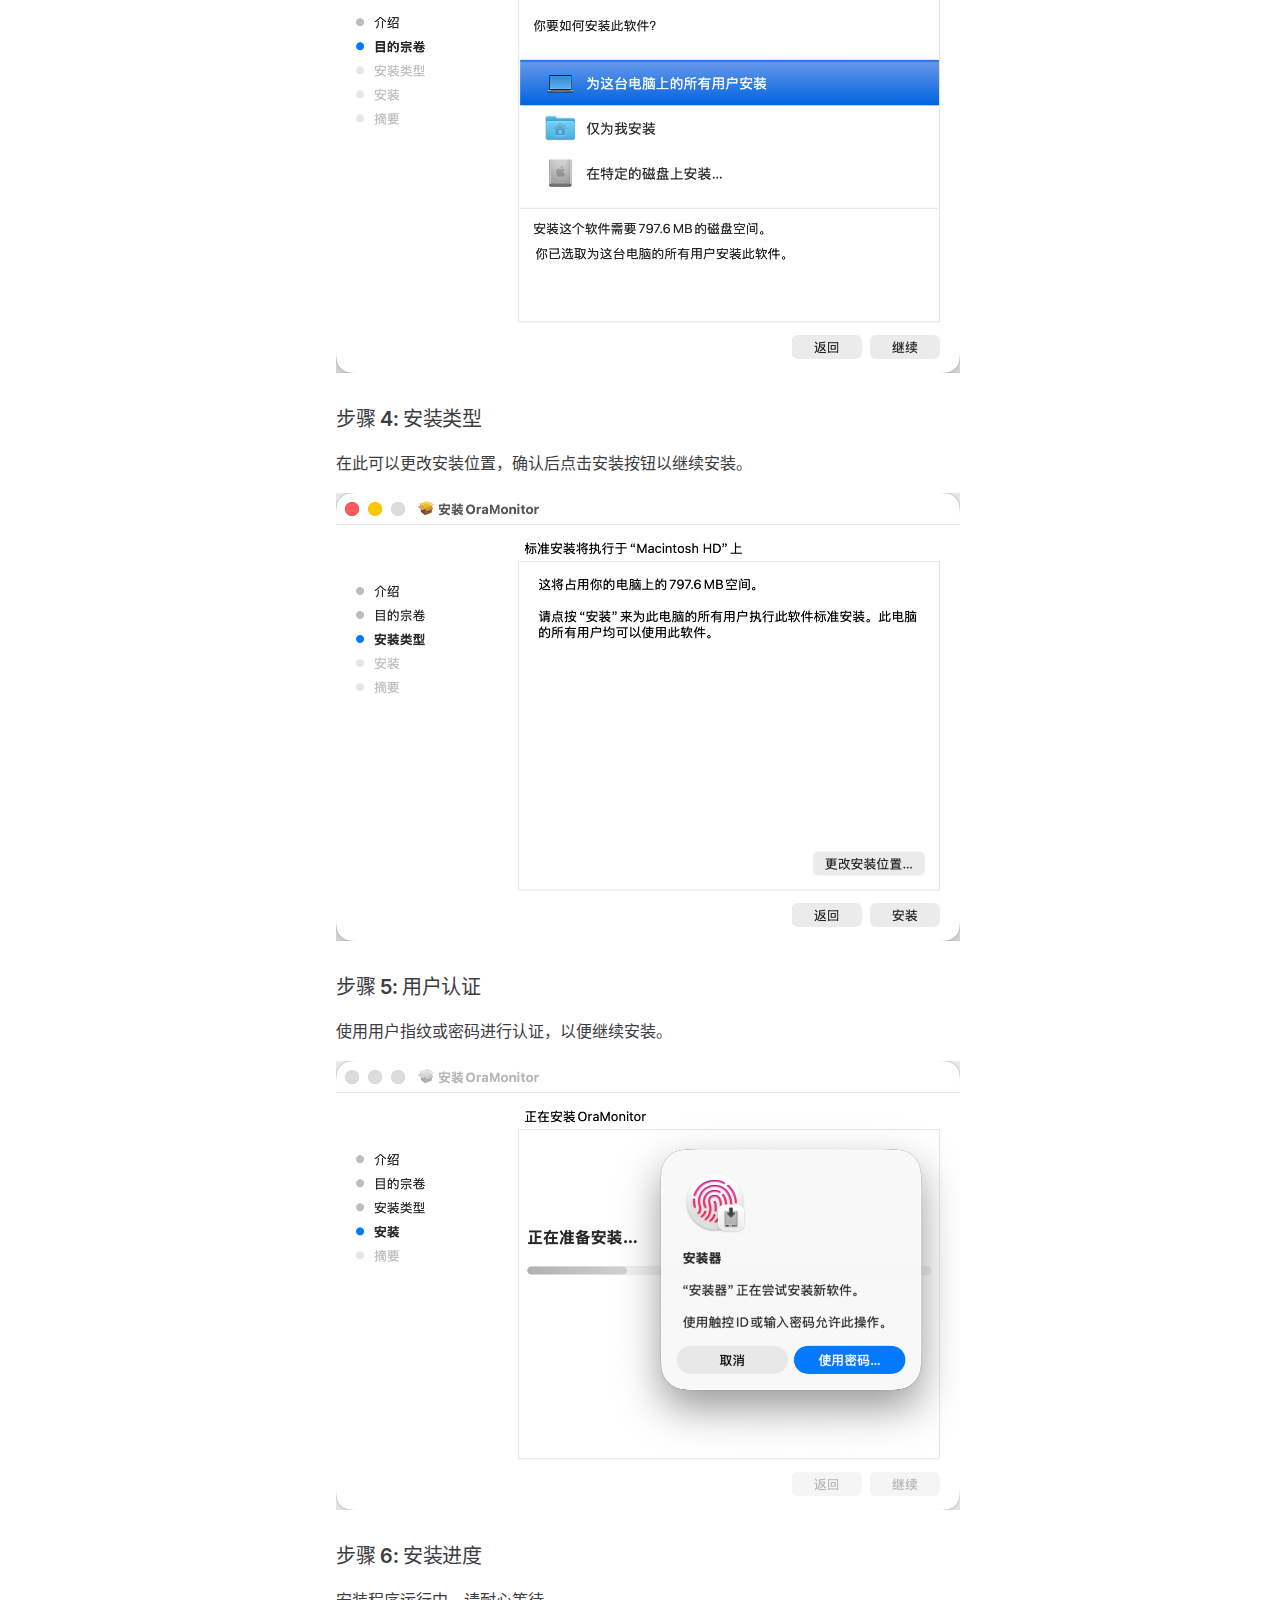
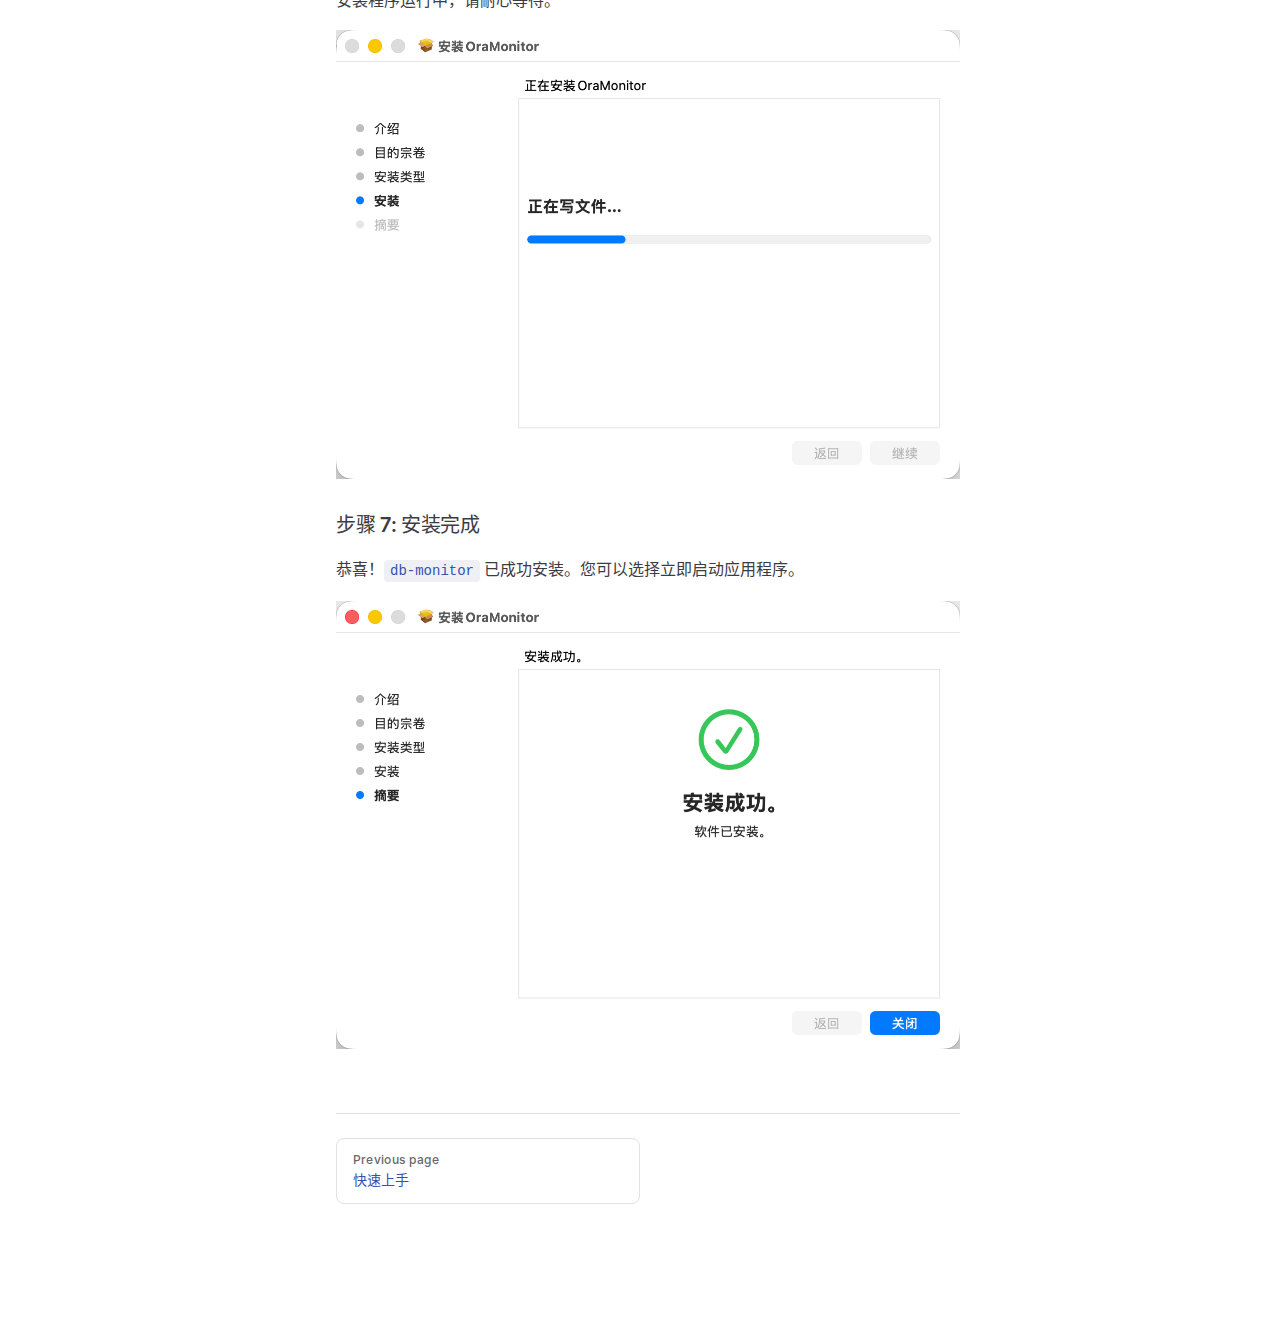
<file: docs/zh/install.html>
<!DOCTYPE html>
<html lang="zh-CN" dir="ltr">
  <head>
    <meta charset="utf-8">
    <meta name="viewport" content="width=device-width,initial-scale=1">
    <title>Db Monitor</title>
    <meta name="description" content="DB Monitor Documentation">
    <meta name="generator" content="VitePress v1.6.4">
    <link rel="preload stylesheet" href="/docs/assets/style.DuOwLuGy.css" as="style">
    <link rel="preload stylesheet" href="/docs/vp-icons.css" as="style">
    
    <script type="module" src="/docs/assets/app.Ds0Jj51t.js"></script>
    <link rel="preload" href="/docs/assets/inter-roman-latin.Di8DUHzh.woff2" as="font" type="font/woff2" crossorigin="">
    <link rel="modulepreload" href="/docs/assets/chunks/theme.Cz-4sGqh.js">
    <link rel="modulepreload" href="/docs/assets/chunks/framework.Cta0ghm6.js">
    <link rel="modulepreload" href="/docs/assets/zh_install.md.dbKT2dyH.lean.js">
    <script id="check-dark-mode">(()=>{const e=localStorage.getItem("vitepress-theme-appearance")||"auto",a=window.matchMedia("(prefers-color-scheme: dark)").matches;(!e||e==="auto"?a:e==="dark")&&document.documentElement.classList.add("dark")})();</script>
    <script id="check-mac-os">document.documentElement.classList.toggle("mac",/Mac|iPhone|iPod|iPad/i.test(navigator.platform));</script>
  </head>
  <body>
    <div id="app"><div class="Layout" data-v-5d98c3a5><!--[--><!--]--><!--[--><span tabindex="-1" data-v-0b0ada53></span><a href="#VPContent" class="VPSkipLink visually-hidden" data-v-0b0ada53>Skip to content</a><!--]--><!----><header class="VPNav" data-v-5d98c3a5 data-v-ae24b3ad><div class="VPNavBar" data-v-ae24b3ad data-v-6aa21345><div class="wrapper" data-v-6aa21345><div class="container" data-v-6aa21345><div class="title" data-v-6aa21345><div class="VPNavBarTitle has-sidebar" data-v-6aa21345 data-v-1168a8e4><a class="title" href="/docs/zh/" data-v-1168a8e4><!--[--><!--]--><!----><span data-v-1168a8e4>Db Monitor</span><!--[--><!--]--></a></div></div><div class="content" data-v-6aa21345><div class="content-body" data-v-6aa21345><!--[--><!--]--><div class="VPNavBarSearch search" data-v-6aa21345><!----></div><nav aria-labelledby="main-nav-aria-label" class="VPNavBarMenu menu" data-v-6aa21345 data-v-dc692963><span id="main-nav-aria-label" class="visually-hidden" data-v-dc692963> Main Navigation </span><!--[--><!--[--><a class="VPLink link VPNavBarMenuLink" href="/docs/zh/" tabindex="0" data-v-dc692963 data-v-e56f3d57><!--[--><span data-v-e56f3d57>首页</span><!--]--></a><!--]--><!--[--><a class="VPLink link VPNavBarMenuLink" href="/docs/zh/overview.html" tabindex="0" data-v-dc692963 data-v-e56f3d57><!--[--><span data-v-e56f3d57>文档</span><!--]--></a><!--]--><!--]--></nav><div class="VPFlyout VPNavBarTranslations translations" data-v-6aa21345 data-v-88af2de4 data-v-cf11d7a2><button type="button" class="button" aria-haspopup="true" aria-expanded="false" aria-label="Change language" data-v-cf11d7a2><span class="text" data-v-cf11d7a2><span class="vpi-languages option-icon" data-v-cf11d7a2></span><!----><span class="vpi-chevron-down text-icon" data-v-cf11d7a2></span></span></button><div class="menu" data-v-cf11d7a2><div class="VPMenu" data-v-cf11d7a2 data-v-b98bc113><!----><!--[--><!--[--><div class="items" data-v-88af2de4><p class="title" data-v-88af2de4>简体中文</p><!--[--><div class="VPMenuLink" data-v-88af2de4 data-v-35975db6><a class="VPLink link" href="/docs/install.html" data-v-35975db6><!--[--><span data-v-35975db6>English</span><!--]--></a></div><!--]--></div><!--]--><!--]--></div></div></div><div class="VPNavBarAppearance appearance" data-v-6aa21345 data-v-6c893767><button class="VPSwitch VPSwitchAppearance" type="button" role="switch" title aria-checked="false" data-v-6c893767 data-v-5337faa4 data-v-1d5665e3><span class="check" data-v-1d5665e3><span class="icon" data-v-1d5665e3><!--[--><span class="vpi-sun sun" data-v-5337faa4></span><span class="vpi-moon moon" data-v-5337faa4></span><!--]--></span></span></button></div><div class="VPSocialLinks VPNavBarSocialLinks social-links" data-v-6aa21345 data-v-0394ad82 data-v-7bc22406><!--[--><a class="VPSocialLink no-icon" href="https://github.com/stone-jj/ora-monitor-release" aria-label="github" target="_blank" rel="noopener" data-v-7bc22406 data-v-bd121fe5><span class="vpi-social-github"></span></a><!--]--></div><div class="VPFlyout VPNavBarExtra extra" data-v-6aa21345 data-v-bb2aa2f0 data-v-cf11d7a2><button type="button" class="button" aria-haspopup="true" aria-expanded="false" aria-label="extra navigation" data-v-cf11d7a2><span class="vpi-more-horizontal icon" data-v-cf11d7a2></span></button><div class="menu" data-v-cf11d7a2><div class="VPMenu" data-v-cf11d7a2 data-v-b98bc113><!----><!--[--><!--[--><div class="group translations" data-v-bb2aa2f0><p class="trans-title" data-v-bb2aa2f0>简体中文</p><!--[--><div class="VPMenuLink" data-v-bb2aa2f0 data-v-35975db6><a class="VPLink link" href="/docs/install.html" data-v-35975db6><!--[--><span data-v-35975db6>English</span><!--]--></a></div><!--]--></div><div class="group" data-v-bb2aa2f0><div class="item appearance" data-v-bb2aa2f0><p class="label" data-v-bb2aa2f0>Appearance</p><div class="appearance-action" data-v-bb2aa2f0><button class="VPSwitch VPSwitchAppearance" type="button" role="switch" title aria-checked="false" data-v-bb2aa2f0 data-v-5337faa4 data-v-1d5665e3><span class="check" data-v-1d5665e3><span class="icon" data-v-1d5665e3><!--[--><span class="vpi-sun sun" data-v-5337faa4></span><span class="vpi-moon moon" data-v-5337faa4></span><!--]--></span></span></button></div></div></div><div class="group" data-v-bb2aa2f0><div class="item social-links" data-v-bb2aa2f0><div class="VPSocialLinks social-links-list" data-v-bb2aa2f0 data-v-7bc22406><!--[--><a class="VPSocialLink no-icon" href="https://github.com/stone-jj/ora-monitor-release" aria-label="github" target="_blank" rel="noopener" data-v-7bc22406 data-v-bd121fe5><span class="vpi-social-github"></span></a><!--]--></div></div></div><!--]--><!--]--></div></div></div><!--[--><!--]--><button type="button" class="VPNavBarHamburger hamburger" aria-label="mobile navigation" aria-expanded="false" aria-controls="VPNavScreen" data-v-6aa21345 data-v-e5dd9c1c><span class="container" data-v-e5dd9c1c><span class="top" data-v-e5dd9c1c></span><span class="middle" data-v-e5dd9c1c></span><span class="bottom" data-v-e5dd9c1c></span></span></button></div></div></div></div><div class="divider" data-v-6aa21345><div class="divider-line" data-v-6aa21345></div></div></div><!----></header><div class="VPLocalNav has-sidebar empty" data-v-5d98c3a5 data-v-a6f0e41e><div class="container" data-v-a6f0e41e><button class="menu" aria-expanded="false" aria-controls="VPSidebarNav" data-v-a6f0e41e><span class="vpi-align-left menu-icon" data-v-a6f0e41e></span><span class="menu-text" data-v-a6f0e41e>Menu</span></button><div class="VPLocalNavOutlineDropdown" style="--vp-vh:0px;" data-v-a6f0e41e data-v-8a42e2b4><button data-v-8a42e2b4>Return to top</button><!----></div></div></div><aside class="VPSidebar" data-v-5d98c3a5 data-v-319d5ca6><div class="curtain" data-v-319d5ca6></div><nav class="nav" id="VPSidebarNav" aria-labelledby="sidebar-aria-label" tabindex="-1" data-v-319d5ca6><span class="visually-hidden" id="sidebar-aria-label" data-v-319d5ca6> Sidebar Navigation </span><!--[--><!--]--><!--[--><div class="no-transition group" data-v-c40bc020><section class="VPSidebarItem level-0 has-active" data-v-c40bc020 data-v-b3fd67f8><!----><div class="items" data-v-b3fd67f8><!--[--><div class="VPSidebarItem level-1 is-link" data-v-b3fd67f8 data-v-b3fd67f8><div class="item" data-v-b3fd67f8><div class="indicator" data-v-b3fd67f8></div><a class="VPLink link link" href="/docs/zh/overview.html" data-v-b3fd67f8><!--[--><p class="text" data-v-b3fd67f8>介绍</p><!--]--></a><!----></div><!----></div><div class="VPSidebarItem level-1 is-link" data-v-b3fd67f8 data-v-b3fd67f8><div class="item" data-v-b3fd67f8><div class="indicator" data-v-b3fd67f8></div><a class="VPLink link link" href="/docs/zh/quickstart.html" data-v-b3fd67f8><!--[--><p class="text" data-v-b3fd67f8>快速上手</p><!--]--></a><!----></div><!----></div><div class="VPSidebarItem level-1 is-link" data-v-b3fd67f8 data-v-b3fd67f8><div class="item" data-v-b3fd67f8><div class="indicator" data-v-b3fd67f8></div><a class="VPLink link link" href="/docs/zh/install.html" data-v-b3fd67f8><!--[--><p class="text" data-v-b3fd67f8>安装</p><!--]--></a><!----></div><!----></div><!--]--></div></section></div><!--]--><!--[--><!--]--></nav></aside><div class="VPContent has-sidebar" id="VPContent" data-v-5d98c3a5 data-v-1428d186><div class="VPDoc has-sidebar has-aside" data-v-1428d186 data-v-39a288b8><!--[--><!--]--><div class="container" data-v-39a288b8><div class="aside" data-v-39a288b8><div class="aside-curtain" data-v-39a288b8></div><div class="aside-container" data-v-39a288b8><div class="aside-content" data-v-39a288b8><div class="VPDocAside" data-v-39a288b8 data-v-3f215769><!--[--><!--]--><!--[--><!--]--><nav aria-labelledby="doc-outline-aria-label" class="VPDocAsideOutline" data-v-3f215769 data-v-a5bbad30><div class="content" data-v-a5bbad30><div class="outline-marker" data-v-a5bbad30></div><div aria-level="2" class="outline-title" id="doc-outline-aria-label" role="heading" data-v-a5bbad30>On this page</div><ul class="VPDocOutlineItem root" data-v-a5bbad30 data-v-b933a997><!--[--><!--]--></ul></div></nav><!--[--><!--]--><div class="spacer" data-v-3f215769></div><!--[--><!--]--><!----><!--[--><!--]--><!--[--><!--]--></div></div></div></div><div class="content" data-v-39a288b8><div class="content-container" data-v-39a288b8><!--[--><!--]--><main class="main" data-v-39a288b8><div style="position:relative;" class="vp-doc _docs_zh_install" data-v-39a288b8><div><h2 id="windows" tabindex="-1">Windows <a class="header-anchor" href="#windows" aria-label="Permalink to &quot;Windows&quot;">​</a></h2><h3 id="安装步骤" tabindex="-1">安装步骤 <a class="header-anchor" href="#安装步骤" aria-label="Permalink to &quot;安装步骤&quot;">​</a></h3><p>本指南将引导您完成 <code>db-monitor</code> 的安装过程。请按照以下步骤操作。</p><h3 id="步骤-1-启动安装程序" tabindex="-1">步骤 1: 启动安装程序 <a class="header-anchor" href="#步骤-1-启动安装程序" aria-label="Permalink to &quot;步骤 1: 启动安装程序&quot;">​</a></h3><p>下载最新的安装包后，双击并运行启动程序开始安装。</p><p><img src="/docs/assets/install_win_1.DC__6qlR.png" alt="步骤 1"></p><h3 id="步骤-2-选择安装用户" tabindex="-1">步骤 2: 选择安装用户 <a class="header-anchor" href="#步骤-2-选择安装用户" aria-label="Permalink to &quot;步骤 2: 选择安装用户&quot;">​</a></h3><p>在继续安装之前，请选择您希望安装 <code>db-monitor</code> 的用户。</p><p><img src="/docs/assets/install_win_2.D20J0Ae-.png" alt="步骤 2"></p><h3 id="步骤-3-选择安装位置" tabindex="-1">步骤 3: 选择安装位置 <a class="header-anchor" href="#步骤-3-选择安装位置" aria-label="Permalink to &quot;步骤 3: 选择安装位置&quot;">​</a></h3><p>选择您希望将 <code>db-monitor</code> 安装在计算机上的哪个位置。建议使用默认路径，或选择一个方便您管理的目录。</p><p><img src="/docs/assets/install_win_3.mZgYB-w7.png" alt="步骤 3"></p><h3 id="步骤-4-确认并开始安装" tabindex="-1">步骤 4: 确认并开始安装 <a class="header-anchor" href="#步骤-4-确认并开始安装" aria-label="Permalink to &quot;步骤 4: 确认并开始安装&quot;">​</a></h3><p>安装程序现在已准备就绪，可以开始安装。检查您的设置，然后单击“安装”按钮。</p><p><img src="/docs/assets/install_win_4.cyCaWzU4.png" alt="步骤 4"></p><h3 id="步骤-5-完成安装" tabindex="-1">步骤 5: 完成安装 <a class="header-anchor" href="#步骤-5-完成安装" aria-label="Permalink to &quot;步骤 5: 完成安装&quot;">​</a></h3><p>恭喜！<code>db-monitor</code> 已成功安装。您可以选择立即启动应用程序。</p><p><img src="/docs/assets/install_win_5.CQLeA4-c.png" alt="步骤 5"></p><h2 id="linux" tabindex="-1">Linux <a class="header-anchor" href="#linux" aria-label="Permalink to &quot;Linux&quot;">​</a></h2><h3 id="步骤-1-启动安装程序-1" tabindex="-1">步骤 1: 启动安装程序 <a class="header-anchor" href="#步骤-1-启动安装程序-1" aria-label="Permalink to &quot;步骤 1: 启动安装程序&quot;">​</a></h3><p>下载最新的安装包后，双击并运行启动程序开始安装。</p><p><img src="/docs/assets/install_linux_1.zhsihg3O.png" alt="步骤 1"></p><h3 id="步骤-2-开始安装" tabindex="-1">步骤 2: 开始安装 <a class="header-anchor" href="#步骤-2-开始安装" aria-label="Permalink to &quot;步骤 2: 开始安装&quot;">​</a></h3><p>点击安装按钮以安装程序。</p><p><img src="/docs/assets/install_linux_2.CC7Ftf0b.png" alt="步骤 2"></p><h3 id="步骤-3-安装进度" tabindex="-1">步骤 3: 安装进度 <a class="header-anchor" href="#步骤-3-安装进度" aria-label="Permalink to &quot;步骤 3: 安装进度&quot;">​</a></h3><p>安装程序运行中，请耐心等待。</p><p><img src="/docs/assets/install_linux_3.D0i-hXpc.png" alt="步骤 3"></p><h3 id="步骤-4-安装完成" tabindex="-1">步骤 4: 安装完成 <a class="header-anchor" href="#步骤-4-安装完成" aria-label="Permalink to &quot;步骤 4: 安装完成&quot;">​</a></h3><p>恭喜！<code>db-monitor</code> 已成功安装。您可以选择立即启动应用程序。</p><p><img src="/docs/assets/install_linux_4._WU2cc-D.png" alt="步骤 4"></p><h3 id="步骤-5-使用命令行终端安装" tabindex="-1">步骤 5: 使用命令行终端安装 <a class="header-anchor" href="#步骤-5-使用命令行终端安装" aria-label="Permalink to &quot;步骤 5: 使用命令行终端安装&quot;">​</a></h3><p>除了通过GUI安装程序，您也可以使用命令行终端进行安装，Red Hat系列Linux发行版请使用yum进行安装，使用rpm安装包，Debian系列Linux发行版请使用apt进行安装，使用deb安装包。</p><p><img src="/docs/assets/install_linux_5.BxPyifTF.png" alt="步骤 5"></p><h2 id="macos" tabindex="-1">MacOS <a class="header-anchor" href="#macos" aria-label="Permalink to &quot;MacOS&quot;">​</a></h2><p>下载最新的安装包后，双击并运行启动程序开始安装。</p><p><img src="/docs/assets/install_mac_1.eOUjVqBl.png" alt="步骤 1"></p><h3 id="步骤-2-介绍" tabindex="-1">步骤 2: 介绍 <a class="header-anchor" href="#步骤-2-介绍" aria-label="Permalink to &quot;步骤 2: 介绍&quot;">​</a></h3><p>点击继续按钮以安装程序。</p><p><img src="/docs/assets/install_mac_2.BgfskspK.png" alt="步骤 2"></p><h3 id="步骤-3-选择安装用户和安装位置" tabindex="-1">步骤 3: 选择安装用户和安装位置 <a class="header-anchor" href="#步骤-3-选择安装用户和安装位置" aria-label="Permalink to &quot;步骤 3: 选择安装用户和安装位置&quot;">​</a></h3><p>选择安装的用户和安装位置。</p><p><img src="/docs/assets/install_mac_3.Dc_m9F8A.png" alt="步骤 3"></p><h3 id="步骤-4-安装类型" tabindex="-1">步骤 4: 安装类型 <a class="header-anchor" href="#步骤-4-安装类型" aria-label="Permalink to &quot;步骤 4: 安装类型&quot;">​</a></h3><p>在此可以更改安装位置，确认后点击安装按钮以继续安装。</p><p><img src="/docs/assets/install_mac_4.Di88HF89.png" alt="步骤 4"></p><h3 id="步骤-5-用户认证" tabindex="-1">步骤 5: 用户认证 <a class="header-anchor" href="#步骤-5-用户认证" aria-label="Permalink to &quot;步骤 5: 用户认证&quot;">​</a></h3><p>使用用户指纹或密码进行认证，以便继续安装。</p><p><img src="/docs/assets/install_mac_5.DHPuLB1v.png" alt="步骤 5"></p><h3 id="步骤-6-安装进度" tabindex="-1">步骤 6: 安装进度 <a class="header-anchor" href="#步骤-6-安装进度" aria-label="Permalink to &quot;步骤 6: 安装进度&quot;">​</a></h3><p>安装程序运行中，请耐心等待。</p><p><img src="/docs/assets/install_mac_6._LJONl3r.png" alt="步骤 6"></p><h3 id="步骤-7-安装完成" tabindex="-1">步骤 7: 安装完成 <a class="header-anchor" href="#步骤-7-安装完成" aria-label="Permalink to &quot;步骤 7: 安装完成&quot;">​</a></h3><p>恭喜！<code>db-monitor</code> 已成功安装。您可以选择立即启动应用程序。</p><p><img src="/docs/assets/install_mac_7.C9tZ9uMw.png" alt="步骤 6"></p></div></div></main><footer class="VPDocFooter" data-v-39a288b8 data-v-e257564d><!--[--><!--]--><!----><nav class="prev-next" aria-labelledby="doc-footer-aria-label" data-v-e257564d><span class="visually-hidden" id="doc-footer-aria-label" data-v-e257564d>Pager</span><div class="pager" data-v-e257564d><a class="VPLink link pager-link prev" href="/docs/zh/quickstart.html" data-v-e257564d><!--[--><span class="desc" data-v-e257564d>Previous page</span><span class="title" data-v-e257564d>快速上手</span><!--]--></a></div><div class="pager" data-v-e257564d><!----></div></nav></footer><!--[--><!--]--></div></div></div><!--[--><!--]--></div></div><!----><!--[--><!--]--></div></div>
    <script>window.__VP_HASH_MAP__=JSON.parse("{\"index.md\":\"C3SrX0bq\",\"install.md\":\"BGSsEU02\",\"overview.md\":\"BhZNxieE\",\"quickstart.md\":\"DruvB7xf\",\"zh_index.md\":\"BC9vFu-0\",\"zh_install.md\":\"dbKT2dyH\",\"zh_overview.md\":\"JsYy5XnA\",\"zh_quickstart.md\":\"Dv0sZIhE\"}");window.__VP_SITE_DATA__=JSON.parse("{\"lang\":\"en-US\",\"dir\":\"ltr\",\"title\":\"Db Monitor\",\"description\":\"DB Monitor Documentation\",\"base\":\"/docs/\",\"head\":[],\"router\":{\"prefetchLinks\":true},\"appearance\":true,\"themeConfig\":{},\"locales\":{\"root\":{\"label\":\"English\",\"lang\":\"en\",\"themeConfig\":{\"nav\":[{\"text\":\"Home\",\"link\":\"/\"},{\"text\":\"Documentation\",\"link\":\"/overview\"}],\"sidebar\":[{\"items\":[{\"text\":\"Overview\",\"link\":\"/overview\"},{\"text\":\"Quickstart\",\"link\":\"/quickstart\"},{\"text\":\"Installtion\",\"link\":\"/install\"}]}],\"socialLinks\":[{\"icon\":\"github\",\"link\":\"https://github.com/stone-jj/ora-monitor-release\"}]}},\"zh\":{\"label\":\"简体中文\",\"lang\":\"zh-CN\",\"themeConfig\":{\"nav\":[{\"text\":\"首页\",\"link\":\"/zh/\"},{\"text\":\"文档\",\"link\":\"/zh/overview\"}],\"sidebar\":[{\"items\":[{\"text\":\"介绍\",\"link\":\"/zh/overview\"},{\"text\":\"快速上手\",\"link\":\"/zh/quickstart\"},{\"text\":\"安装\",\"link\":\"/zh/install\"}]}],\"socialLinks\":[{\"icon\":\"github\",\"link\":\"https://github.com/stone-jj/ora-monitor-release\"}]}}},\"scrollOffset\":134,\"cleanUrls\":false}");</script>
    
  </body>
</html>
</file>
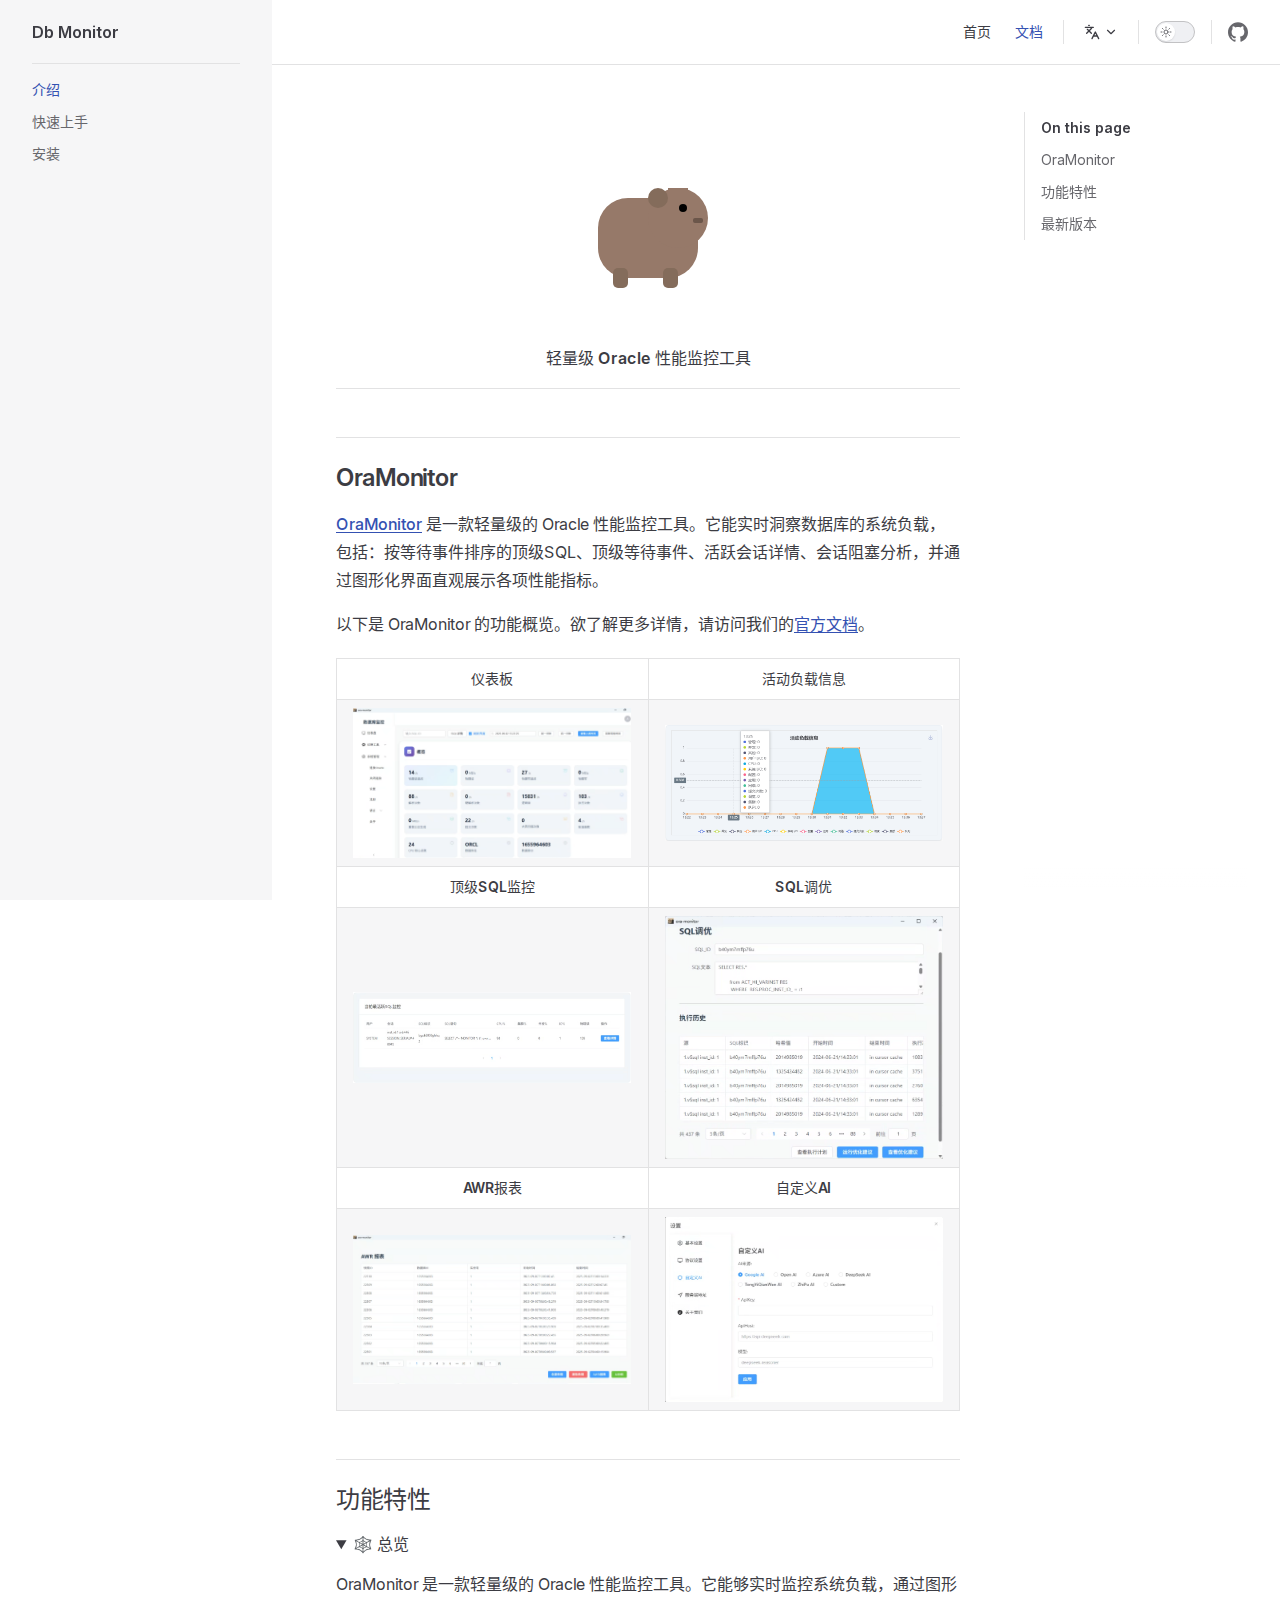
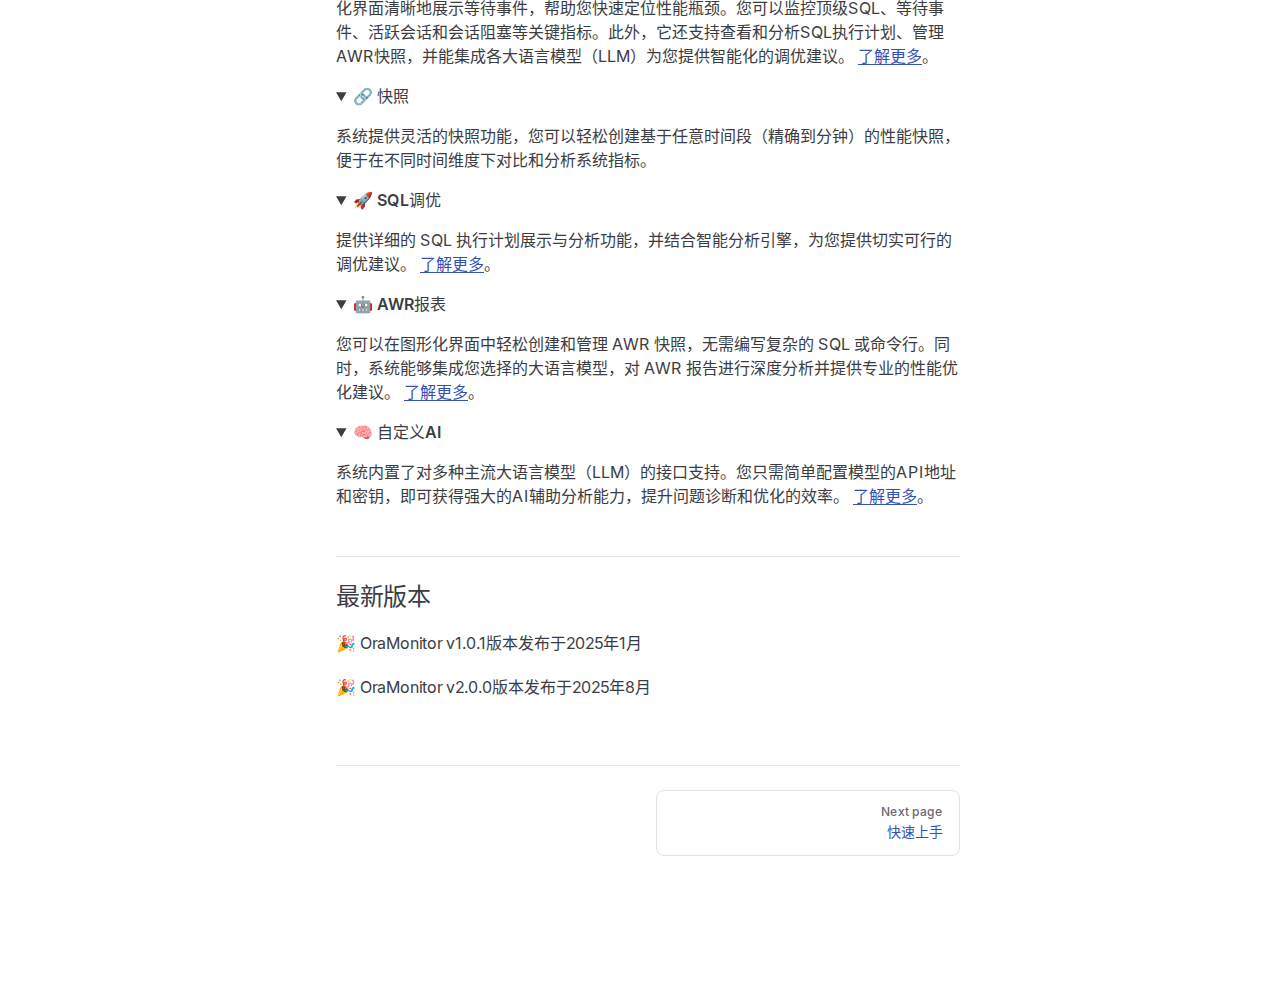
<file: docs/zh/overview.html>
<!DOCTYPE html>
<html lang="zh-CN" dir="ltr">
  <head>
    <meta charset="utf-8">
    <meta name="viewport" content="width=device-width,initial-scale=1">
    <title>Db Monitor</title>
    <meta name="description" content="DB Monitor Documentation">
    <meta name="generator" content="VitePress v1.6.4">
    <link rel="preload stylesheet" href="/docs/assets/style.DuOwLuGy.css" as="style">
    <link rel="preload stylesheet" href="/docs/vp-icons.css" as="style">
    
    <script type="module" src="/docs/assets/app.Ds0Jj51t.js"></script>
    <link rel="preload" href="/docs/assets/inter-roman-latin.Di8DUHzh.woff2" as="font" type="font/woff2" crossorigin="">
    <link rel="modulepreload" href="/docs/assets/chunks/theme.Cz-4sGqh.js">
    <link rel="modulepreload" href="/docs/assets/chunks/framework.Cta0ghm6.js">
    <link rel="modulepreload" href="/docs/assets/chunks/favicon.B407P0zZ.js">
    <link rel="modulepreload" href="/docs/assets/zh_overview.md.JsYy5XnA.lean.js">
    <script id="check-dark-mode">(()=>{const e=localStorage.getItem("vitepress-theme-appearance")||"auto",a=window.matchMedia("(prefers-color-scheme: dark)").matches;(!e||e==="auto"?a:e==="dark")&&document.documentElement.classList.add("dark")})();</script>
    <script id="check-mac-os">document.documentElement.classList.toggle("mac",/Mac|iPhone|iPod|iPad/i.test(navigator.platform));</script>
  </head>
  <body>
    <div id="app"><div class="Layout" data-v-5d98c3a5><!--[--><!--]--><!--[--><span tabindex="-1" data-v-0b0ada53></span><a href="#VPContent" class="VPSkipLink visually-hidden" data-v-0b0ada53>Skip to content</a><!--]--><!----><header class="VPNav" data-v-5d98c3a5 data-v-ae24b3ad><div class="VPNavBar" data-v-ae24b3ad data-v-6aa21345><div class="wrapper" data-v-6aa21345><div class="container" data-v-6aa21345><div class="title" data-v-6aa21345><div class="VPNavBarTitle has-sidebar" data-v-6aa21345 data-v-1168a8e4><a class="title" href="/docs/zh/" data-v-1168a8e4><!--[--><!--]--><!----><span data-v-1168a8e4>Db Monitor</span><!--[--><!--]--></a></div></div><div class="content" data-v-6aa21345><div class="content-body" data-v-6aa21345><!--[--><!--]--><div class="VPNavBarSearch search" data-v-6aa21345><!----></div><nav aria-labelledby="main-nav-aria-label" class="VPNavBarMenu menu" data-v-6aa21345 data-v-dc692963><span id="main-nav-aria-label" class="visually-hidden" data-v-dc692963> Main Navigation </span><!--[--><!--[--><a class="VPLink link VPNavBarMenuLink" href="/docs/zh/" tabindex="0" data-v-dc692963 data-v-e56f3d57><!--[--><span data-v-e56f3d57>首页</span><!--]--></a><!--]--><!--[--><a class="VPLink link VPNavBarMenuLink active" href="/docs/zh/overview.html" tabindex="0" data-v-dc692963 data-v-e56f3d57><!--[--><span data-v-e56f3d57>文档</span><!--]--></a><!--]--><!--]--></nav><div class="VPFlyout VPNavBarTranslations translations" data-v-6aa21345 data-v-88af2de4 data-v-cf11d7a2><button type="button" class="button" aria-haspopup="true" aria-expanded="false" aria-label="Change language" data-v-cf11d7a2><span class="text" data-v-cf11d7a2><span class="vpi-languages option-icon" data-v-cf11d7a2></span><!----><span class="vpi-chevron-down text-icon" data-v-cf11d7a2></span></span></button><div class="menu" data-v-cf11d7a2><div class="VPMenu" data-v-cf11d7a2 data-v-b98bc113><!----><!--[--><!--[--><div class="items" data-v-88af2de4><p class="title" data-v-88af2de4>简体中文</p><!--[--><div class="VPMenuLink" data-v-88af2de4 data-v-35975db6><a class="VPLink link" href="/docs/overview.html" data-v-35975db6><!--[--><span data-v-35975db6>English</span><!--]--></a></div><!--]--></div><!--]--><!--]--></div></div></div><div class="VPNavBarAppearance appearance" data-v-6aa21345 data-v-6c893767><button class="VPSwitch VPSwitchAppearance" type="button" role="switch" title aria-checked="false" data-v-6c893767 data-v-5337faa4 data-v-1d5665e3><span class="check" data-v-1d5665e3><span class="icon" data-v-1d5665e3><!--[--><span class="vpi-sun sun" data-v-5337faa4></span><span class="vpi-moon moon" data-v-5337faa4></span><!--]--></span></span></button></div><div class="VPSocialLinks VPNavBarSocialLinks social-links" data-v-6aa21345 data-v-0394ad82 data-v-7bc22406><!--[--><a class="VPSocialLink no-icon" href="https://github.com/stone-jj/ora-monitor-release" aria-label="github" target="_blank" rel="noopener" data-v-7bc22406 data-v-bd121fe5><span class="vpi-social-github"></span></a><!--]--></div><div class="VPFlyout VPNavBarExtra extra" data-v-6aa21345 data-v-bb2aa2f0 data-v-cf11d7a2><button type="button" class="button" aria-haspopup="true" aria-expanded="false" aria-label="extra navigation" data-v-cf11d7a2><span class="vpi-more-horizontal icon" data-v-cf11d7a2></span></button><div class="menu" data-v-cf11d7a2><div class="VPMenu" data-v-cf11d7a2 data-v-b98bc113><!----><!--[--><!--[--><div class="group translations" data-v-bb2aa2f0><p class="trans-title" data-v-bb2aa2f0>简体中文</p><!--[--><div class="VPMenuLink" data-v-bb2aa2f0 data-v-35975db6><a class="VPLink link" href="/docs/overview.html" data-v-35975db6><!--[--><span data-v-35975db6>English</span><!--]--></a></div><!--]--></div><div class="group" data-v-bb2aa2f0><div class="item appearance" data-v-bb2aa2f0><p class="label" data-v-bb2aa2f0>Appearance</p><div class="appearance-action" data-v-bb2aa2f0><button class="VPSwitch VPSwitchAppearance" type="button" role="switch" title aria-checked="false" data-v-bb2aa2f0 data-v-5337faa4 data-v-1d5665e3><span class="check" data-v-1d5665e3><span class="icon" data-v-1d5665e3><!--[--><span class="vpi-sun sun" data-v-5337faa4></span><span class="vpi-moon moon" data-v-5337faa4></span><!--]--></span></span></button></div></div></div><div class="group" data-v-bb2aa2f0><div class="item social-links" data-v-bb2aa2f0><div class="VPSocialLinks social-links-list" data-v-bb2aa2f0 data-v-7bc22406><!--[--><a class="VPSocialLink no-icon" href="https://github.com/stone-jj/ora-monitor-release" aria-label="github" target="_blank" rel="noopener" data-v-7bc22406 data-v-bd121fe5><span class="vpi-social-github"></span></a><!--]--></div></div></div><!--]--><!--]--></div></div></div><!--[--><!--]--><button type="button" class="VPNavBarHamburger hamburger" aria-label="mobile navigation" aria-expanded="false" aria-controls="VPNavScreen" data-v-6aa21345 data-v-e5dd9c1c><span class="container" data-v-e5dd9c1c><span class="top" data-v-e5dd9c1c></span><span class="middle" data-v-e5dd9c1c></span><span class="bottom" data-v-e5dd9c1c></span></span></button></div></div></div></div><div class="divider" data-v-6aa21345><div class="divider-line" data-v-6aa21345></div></div></div><!----></header><div class="VPLocalNav has-sidebar empty" data-v-5d98c3a5 data-v-a6f0e41e><div class="container" data-v-a6f0e41e><button class="menu" aria-expanded="false" aria-controls="VPSidebarNav" data-v-a6f0e41e><span class="vpi-align-left menu-icon" data-v-a6f0e41e></span><span class="menu-text" data-v-a6f0e41e>Menu</span></button><div class="VPLocalNavOutlineDropdown" style="--vp-vh:0px;" data-v-a6f0e41e data-v-8a42e2b4><button data-v-8a42e2b4>Return to top</button><!----></div></div></div><aside class="VPSidebar" data-v-5d98c3a5 data-v-319d5ca6><div class="curtain" data-v-319d5ca6></div><nav class="nav" id="VPSidebarNav" aria-labelledby="sidebar-aria-label" tabindex="-1" data-v-319d5ca6><span class="visually-hidden" id="sidebar-aria-label" data-v-319d5ca6> Sidebar Navigation </span><!--[--><!--]--><!--[--><div class="no-transition group" data-v-c40bc020><section class="VPSidebarItem level-0 has-active" data-v-c40bc020 data-v-b3fd67f8><!----><div class="items" data-v-b3fd67f8><!--[--><div class="VPSidebarItem level-1 is-link" data-v-b3fd67f8 data-v-b3fd67f8><div class="item" data-v-b3fd67f8><div class="indicator" data-v-b3fd67f8></div><a class="VPLink link link" href="/docs/zh/overview.html" data-v-b3fd67f8><!--[--><p class="text" data-v-b3fd67f8>介绍</p><!--]--></a><!----></div><!----></div><div class="VPSidebarItem level-1 is-link" data-v-b3fd67f8 data-v-b3fd67f8><div class="item" data-v-b3fd67f8><div class="indicator" data-v-b3fd67f8></div><a class="VPLink link link" href="/docs/zh/quickstart.html" data-v-b3fd67f8><!--[--><p class="text" data-v-b3fd67f8>快速上手</p><!--]--></a><!----></div><!----></div><div class="VPSidebarItem level-1 is-link" data-v-b3fd67f8 data-v-b3fd67f8><div class="item" data-v-b3fd67f8><div class="indicator" data-v-b3fd67f8></div><a class="VPLink link link" href="/docs/zh/install.html" data-v-b3fd67f8><!--[--><p class="text" data-v-b3fd67f8>安装</p><!--]--></a><!----></div><!----></div><!--]--></div></section></div><!--]--><!--[--><!--]--></nav></aside><div class="VPContent has-sidebar" id="VPContent" data-v-5d98c3a5 data-v-1428d186><div class="VPDoc has-sidebar has-aside" data-v-1428d186 data-v-39a288b8><!--[--><!--]--><div class="container" data-v-39a288b8><div class="aside" data-v-39a288b8><div class="aside-curtain" data-v-39a288b8></div><div class="aside-container" data-v-39a288b8><div class="aside-content" data-v-39a288b8><div class="VPDocAside" data-v-39a288b8 data-v-3f215769><!--[--><!--]--><!--[--><!--]--><nav aria-labelledby="doc-outline-aria-label" class="VPDocAsideOutline" data-v-3f215769 data-v-a5bbad30><div class="content" data-v-a5bbad30><div class="outline-marker" data-v-a5bbad30></div><div aria-level="2" class="outline-title" id="doc-outline-aria-label" role="heading" data-v-a5bbad30>On this page</div><ul class="VPDocOutlineItem root" data-v-a5bbad30 data-v-b933a997><!--[--><!--]--></ul></div></nav><!--[--><!--]--><div class="spacer" data-v-3f215769></div><!--[--><!--]--><!----><!--[--><!--]--><!--[--><!--]--></div></div></div></div><div class="content" data-v-39a288b8><div class="content-container" data-v-39a288b8><!--[--><!--]--><main class="main" data-v-39a288b8><div style="position:relative;" class="vp-doc _docs_zh_overview" data-v-39a288b8><div><p align="center"><a href="https://www.dbmonitor.site/"><img src="data:image/svg+xml,%3csvg%20width=&#39;200&#39;%20height=&#39;200&#39;%20viewBox=&#39;0%200%20200%20200&#39;%20xmlns=&#39;http://www.w3.org/2000/svg&#39;%3e%3c!--%20Body%20--%3e%3crect%20x=&#39;50&#39;%20y=&#39;70&#39;%20width=&#39;100&#39;%20height=&#39;80&#39;%20rx=&#39;30&#39;%20ry=&#39;30&#39;%20fill=&#39;%23967969&#39;%20/%3e%3c!--%20Head%20--%3e%3ccircle%20cx=&#39;130&#39;%20cy=&#39;90&#39;%20r=&#39;30&#39;%20fill=&#39;%23967969&#39;%20/%3e%3crect%20x=&#39;120&#39;%20y=&#39;60&#39;%20width=&#39;20&#39;%20height=&#39;30&#39;%20fill=&#39;%23967969&#39;%20/%3e%3c!--%20Eye%20--%3e%3ccircle%20cx=&#39;135&#39;%20cy=&#39;80&#39;%20r=&#39;4&#39;%20fill=&#39;black&#39;%20/%3e%3c!--%20Ear%20--%3e%3ccircle%20cx=&#39;110&#39;%20cy=&#39;70&#39;%20r=&#39;10&#39;%20fill=&#39;%23846c5b&#39;%20/%3e%3c!--%20Nose%20--%3e%3crect%20x=&#39;145&#39;%20y=&#39;90&#39;%20width=&#39;10&#39;%20height=&#39;5&#39;%20rx=&#39;2&#39;%20ry=&#39;2&#39;%20fill=&#39;%236b564a&#39;%20/%3e%3c!--%20Legs%20--%3e%3crect%20x=&#39;65&#39;%20y=&#39;140&#39;%20width=&#39;15&#39;%20height=&#39;20&#39;%20rx=&#39;5&#39;%20ry=&#39;5&#39;%20fill=&#39;%23846c5b&#39;%20/%3e%3crect%20x=&#39;115&#39;%20y=&#39;140&#39;%20width=&#39;15&#39;%20height=&#39;20&#39;%20rx=&#39;5&#39;%20ry=&#39;5&#39;%20fill=&#39;%23846c5b&#39;%20/%3e%3c/svg%3e" alt="banner" width="200px"></a></p><p align="center"><b>轻量级 Oracle 性能监控工具</b></p><hr><h2 id="oramonitor" tabindex="-1">OraMonitor <a class="header-anchor" href="#oramonitor" aria-label="Permalink to &quot;OraMonitor&quot;">​</a></h2><p><a href="https://www.dbmonitor.site" target="_blank" rel="noreferrer">OraMonitor</a> 是一款轻量级的 Oracle 性能监控工具。它能实时洞察数据库的系统负载，包括：按等待事件排序的顶级SQL、顶级等待事件、活跃会话详情、会话阻塞分析，并通过图形化界面直观展示各项性能指标。</p><p>以下是 OraMonitor 的功能概览。欲了解更多详情，请访问我们的<a href="https://www.dbmonitor.site/docs/" target="_blank" rel="noreferrer">官方文档</a>。</p><table><tr><td width="50%" align="center"><b>仪表板</b></td><td width="50%" align="center"><b>活动负载信息</b></td></tr><tr><td><img src="/docs/assets/dashboard.saFY29M6.png" alt="仪表板"></td><td><img src="/docs/assets/activity_load_info.Dk36OpZW.png" alt="活动负载信息"></td></tr><tr><td width="50%" align="center"><b>顶级SQL监控</b></td><td width="50%" align="center"><b>SQL调优</b></td></tr><tr><td><img src="/docs/assets/active_sql.BvxmFVly.png" alt="顶级SQL监控"></td><td><img src="/docs/assets/sql_tuning.D-85-4qT.png" alt="SQL调优"></td></tr><tr><td width="50%" align="center"><b>AWR报表</b></td><td width="50%" align="center"><b>自定义AI</b></td></tr><tr><td><img src="/docs/assets/awr_report.CT6tibaQ.png" alt="AWR报表"></td><td><img src="/docs/assets/custome_ai.C9gw3VnH.png" alt="自定义AI"></td></tr></table><h2 id="功能特性" tabindex="-1">功能特性 <a class="header-anchor" href="#功能特性" aria-label="Permalink to &quot;功能特性&quot;">​</a></h2><details open><summary><b>🕸 总览</b></summary> OraMonitor 是一款轻量级的 Oracle 性能监控工具。它能够实时监控系统负载，通过图形化界面清晰地展示等待事件，帮助您快速定位性能瓶颈。您可以监控顶级SQL、等待事件、活跃会话和会话阻塞等关键指标。此外，它还支持查看和分析SQL执行计划、管理AWR快照，并能集成各大语言模型（LLM）为您提供智能化的调优建议。 <a href="https://www.dbmonitor.site/docs/">了解更多</a>。 </details><details open><summary><b>🔗 快照</b></summary> 系统提供灵活的快照功能，您可以轻松创建基于任意时间段（精确到分钟）的性能快照，便于在不同时间维度下对比和分析系统指标。 </details><details open><summary><b>🚀 SQL调优</b></summary> 提供详细的 SQL 执行计划展示与分析功能，并结合智能分析引擎，为您提供切实可行的调优建议。 <a href="https://www.dbmonitor.site/docs/">了解更多</a>。 </details><details open><summary><b>🤖 AWR报表</b></summary> 您可以在图形化界面中轻松创建和管理 AWR 快照，无需编写复杂的 SQL 或命令行。同时，系统能够集成您选择的大语言模型，对 AWR 报告进行深度分析并提供专业的性能优化建议。 <a href="https://www.dbmonitor.site/docs/">了解更多</a>。 </details><details open><summary><b>🧠 自定义AI</b></summary> 系统内置了对多种主流大语言模型（LLM）的接口支持。您只需简单配置模型的API地址和密钥，即可获得强大的AI辅助分析能力，提升问题诊断和优化的效率。 <a href="https://www.dbmonitor.site/docs/">了解更多</a>。 </details><h2 id="最新版本" tabindex="-1">最新版本 <a class="header-anchor" href="#最新版本" aria-label="Permalink to &quot;最新版本&quot;">​</a></h2><p>🎉 OraMonitor v1.0.1版本发布于2025年1月</p><p>🎉 OraMonitor v2.0.0版本发布于2025年8月</p></div></div></main><footer class="VPDocFooter" data-v-39a288b8 data-v-e257564d><!--[--><!--]--><!----><nav class="prev-next" aria-labelledby="doc-footer-aria-label" data-v-e257564d><span class="visually-hidden" id="doc-footer-aria-label" data-v-e257564d>Pager</span><div class="pager" data-v-e257564d><!----></div><div class="pager" data-v-e257564d><a class="VPLink link pager-link next" href="/docs/zh/quickstart.html" data-v-e257564d><!--[--><span class="desc" data-v-e257564d>Next page</span><span class="title" data-v-e257564d>快速上手</span><!--]--></a></div></nav></footer><!--[--><!--]--></div></div></div><!--[--><!--]--></div></div><!----><!--[--><!--]--></div></div>
    <script>window.__VP_HASH_MAP__=JSON.parse("{\"index.md\":\"C3SrX0bq\",\"install.md\":\"BGSsEU02\",\"overview.md\":\"BhZNxieE\",\"quickstart.md\":\"DruvB7xf\",\"zh_index.md\":\"BC9vFu-0\",\"zh_install.md\":\"dbKT2dyH\",\"zh_overview.md\":\"JsYy5XnA\",\"zh_quickstart.md\":\"Dv0sZIhE\"}");window.__VP_SITE_DATA__=JSON.parse("{\"lang\":\"en-US\",\"dir\":\"ltr\",\"title\":\"Db Monitor\",\"description\":\"DB Monitor Documentation\",\"base\":\"/docs/\",\"head\":[],\"router\":{\"prefetchLinks\":true},\"appearance\":true,\"themeConfig\":{},\"locales\":{\"root\":{\"label\":\"English\",\"lang\":\"en\",\"themeConfig\":{\"nav\":[{\"text\":\"Home\",\"link\":\"/\"},{\"text\":\"Documentation\",\"link\":\"/overview\"}],\"sidebar\":[{\"items\":[{\"text\":\"Overview\",\"link\":\"/overview\"},{\"text\":\"Quickstart\",\"link\":\"/quickstart\"},{\"text\":\"Installtion\",\"link\":\"/install\"}]}],\"socialLinks\":[{\"icon\":\"github\",\"link\":\"https://github.com/stone-jj/ora-monitor-release\"}]}},\"zh\":{\"label\":\"简体中文\",\"lang\":\"zh-CN\",\"themeConfig\":{\"nav\":[{\"text\":\"首页\",\"link\":\"/zh/\"},{\"text\":\"文档\",\"link\":\"/zh/overview\"}],\"sidebar\":[{\"items\":[{\"text\":\"介绍\",\"link\":\"/zh/overview\"},{\"text\":\"快速上手\",\"link\":\"/zh/quickstart\"},{\"text\":\"安装\",\"link\":\"/zh/install\"}]}],\"socialLinks\":[{\"icon\":\"github\",\"link\":\"https://github.com/stone-jj/ora-monitor-release\"}]}}},\"scrollOffset\":134,\"cleanUrls\":false}");</script>
    
  </body>
</html>
</file>
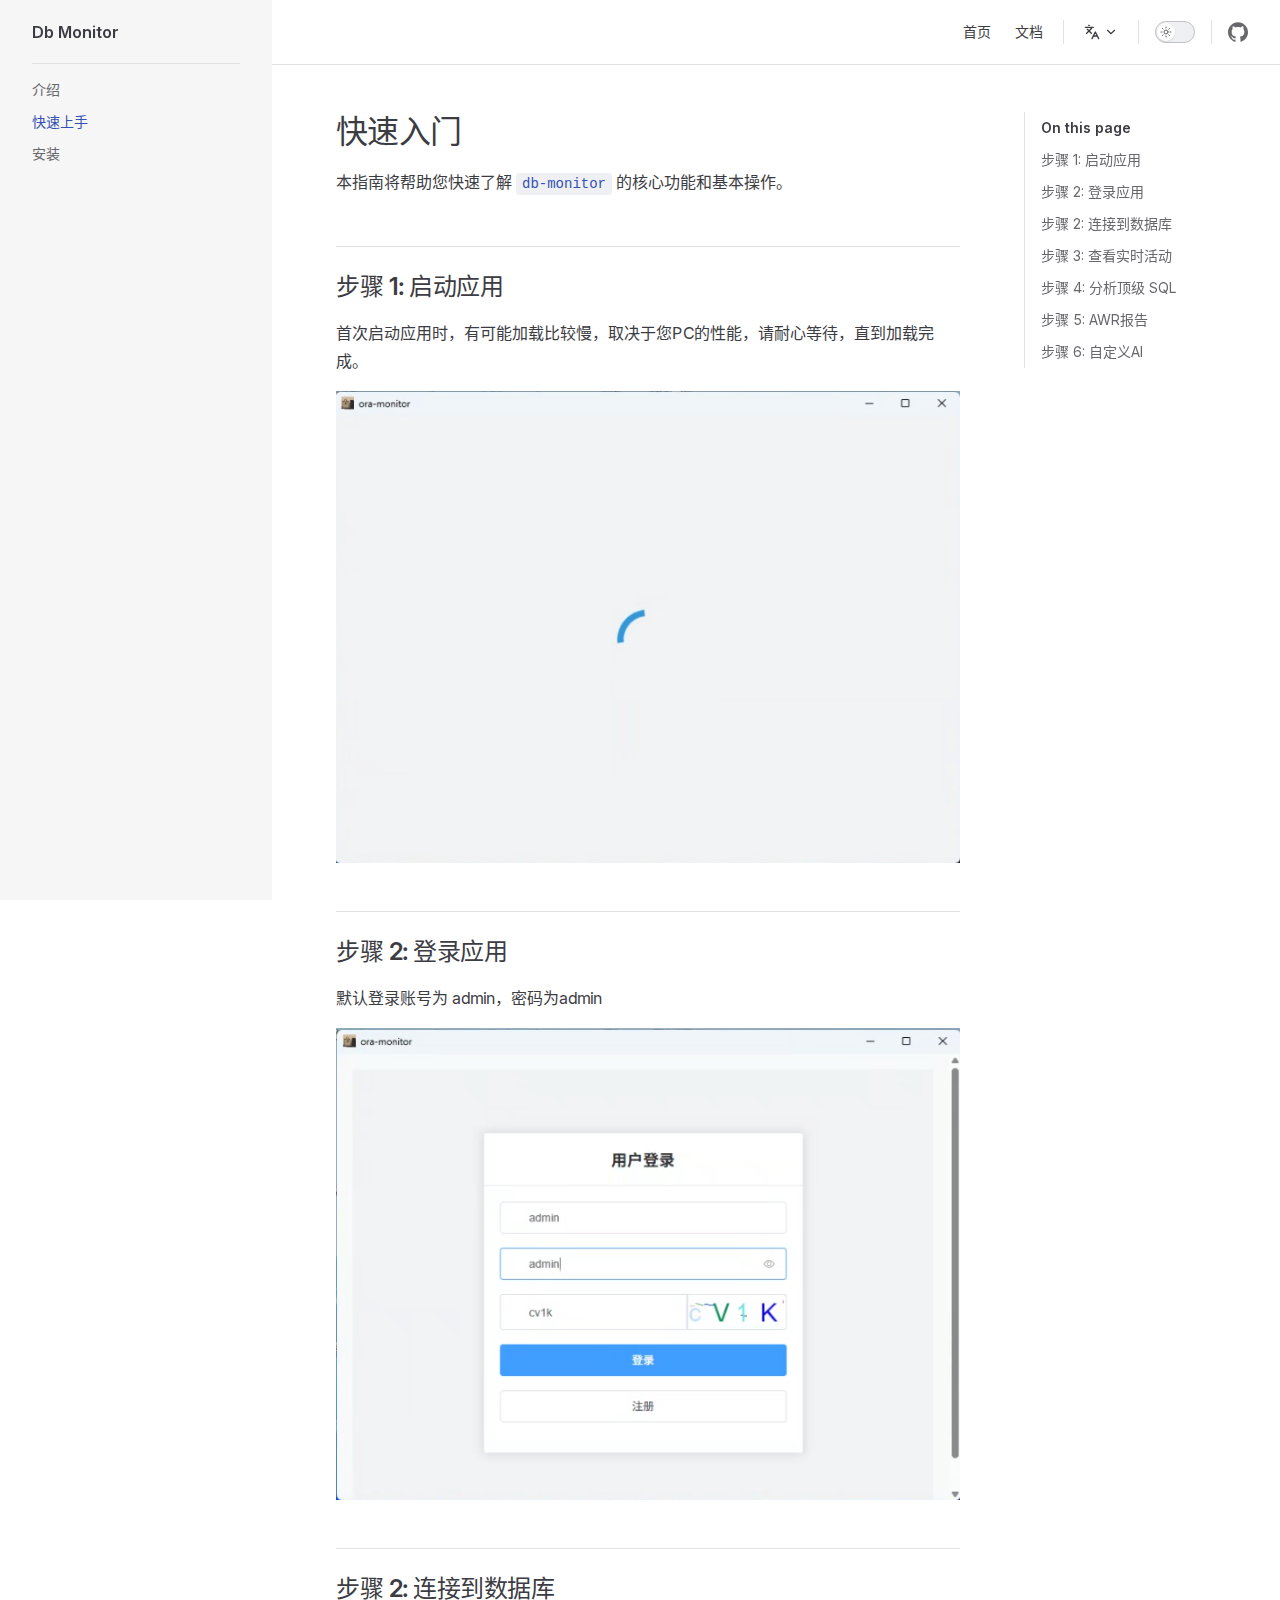
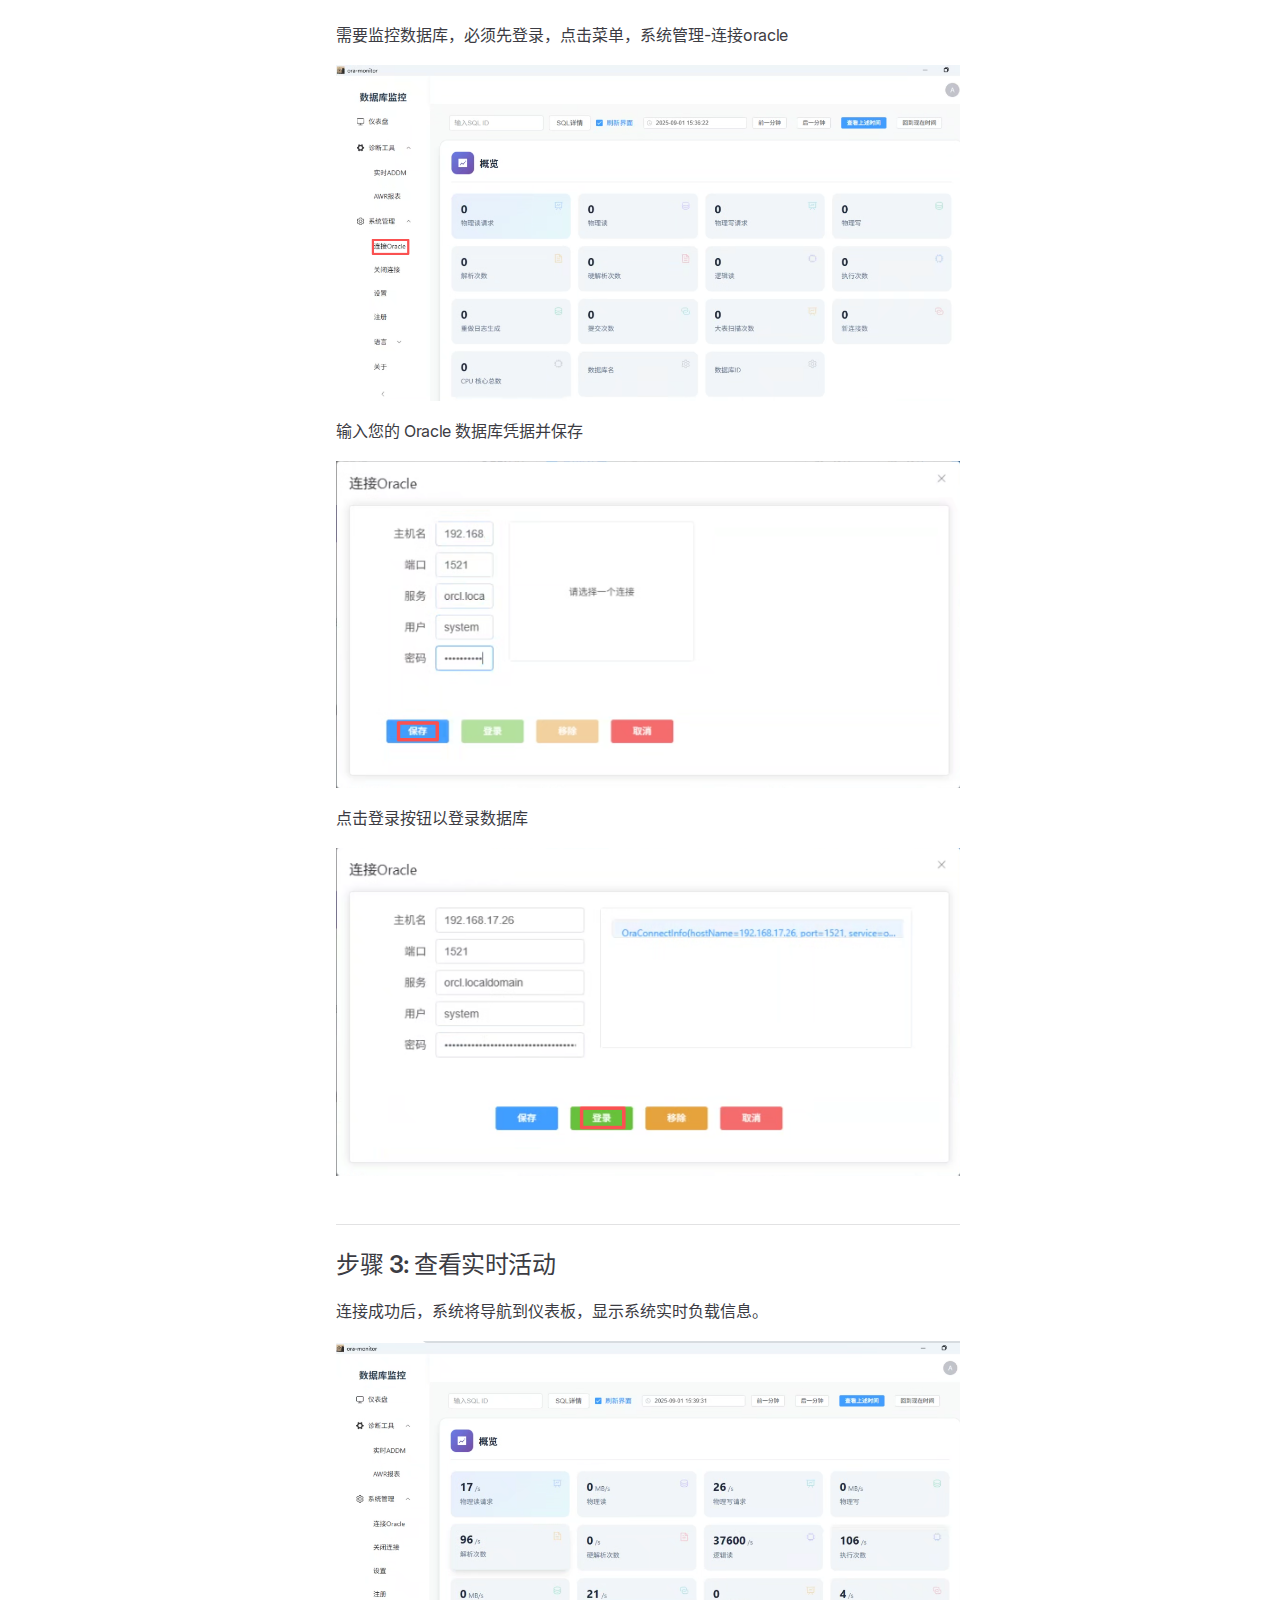
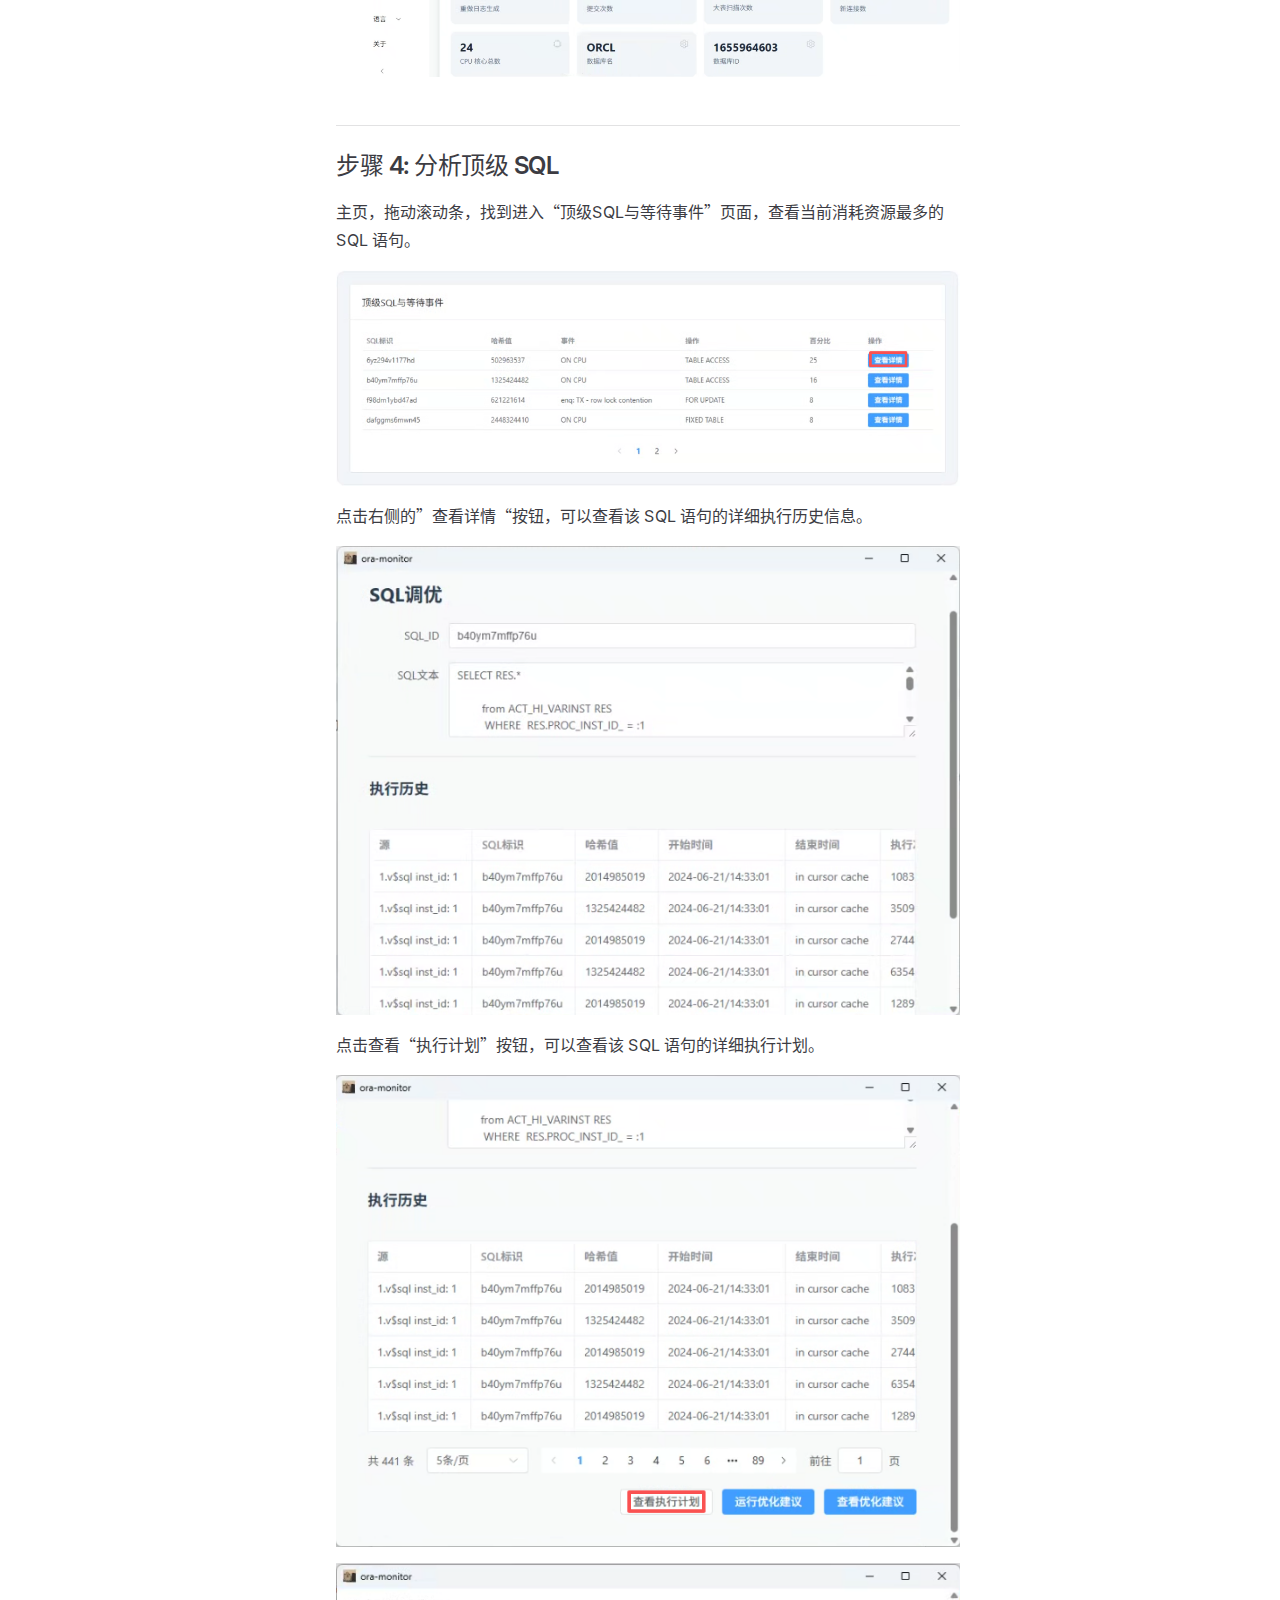
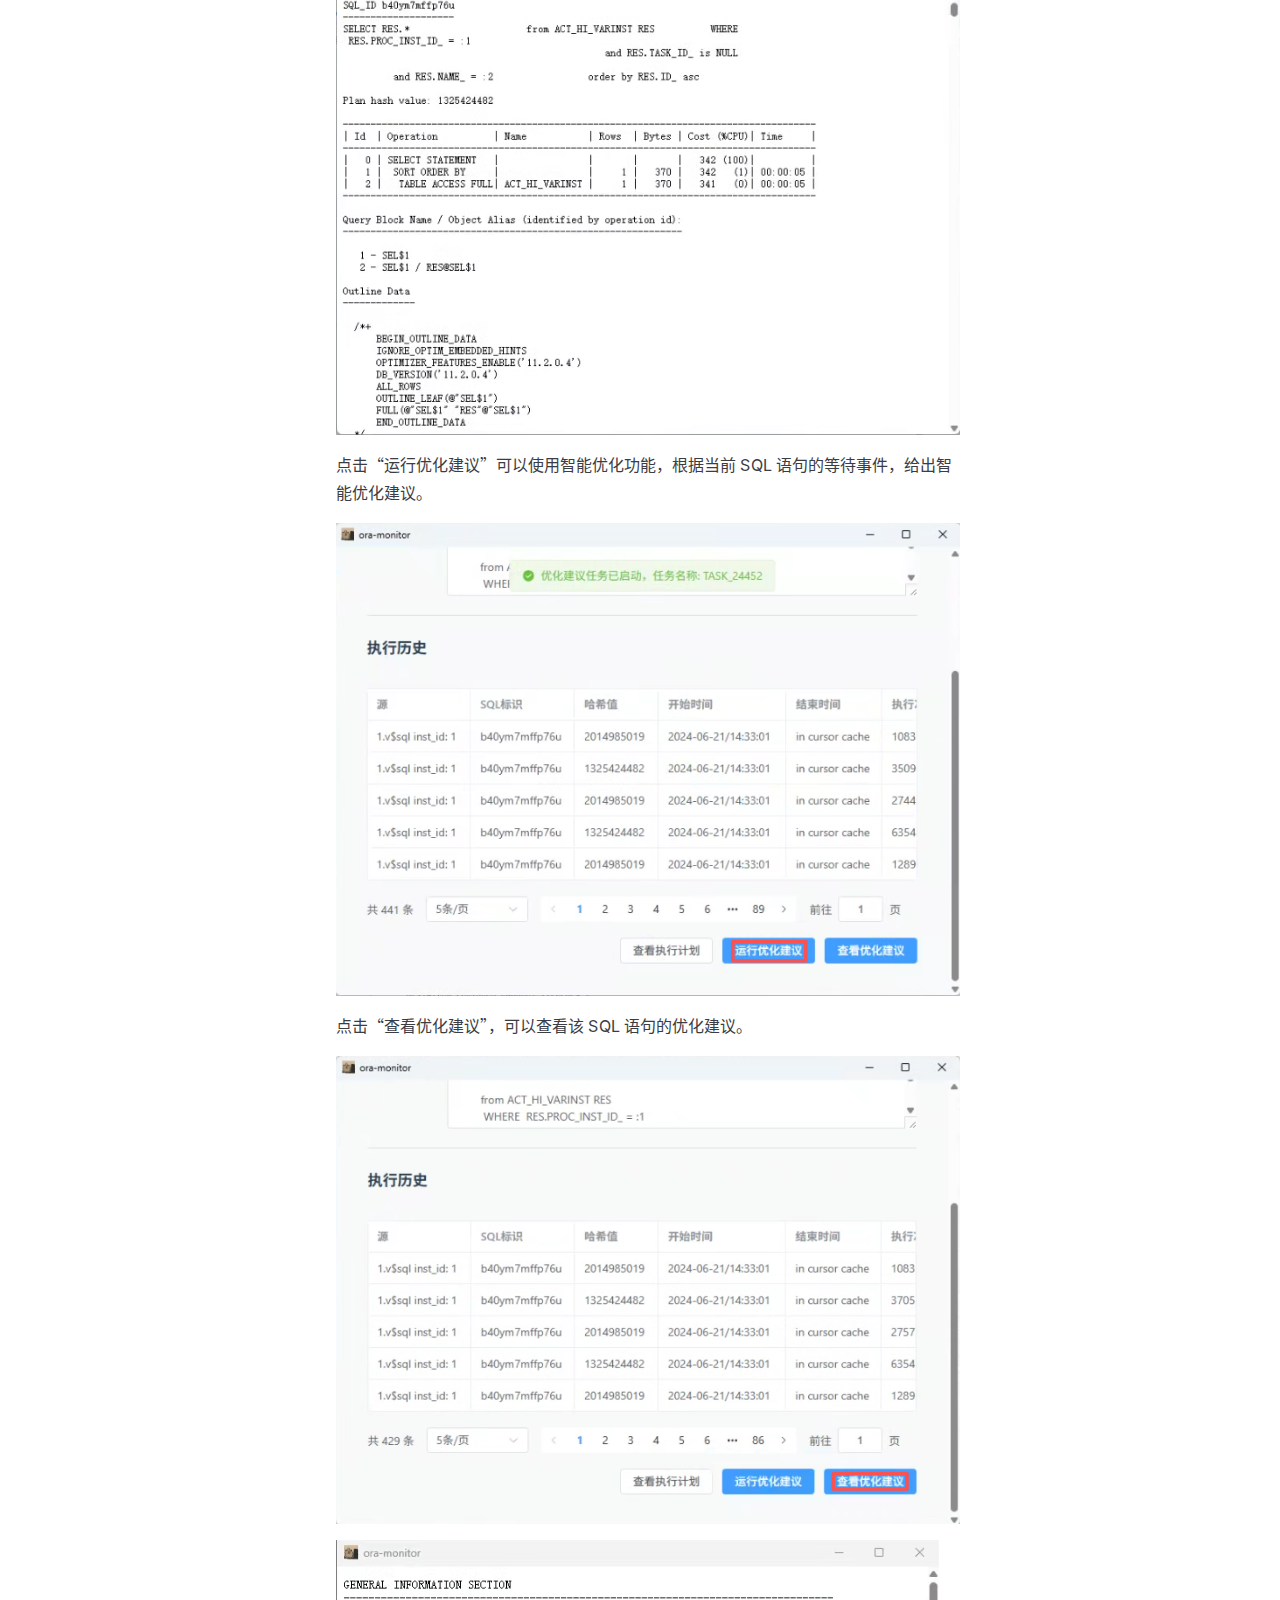
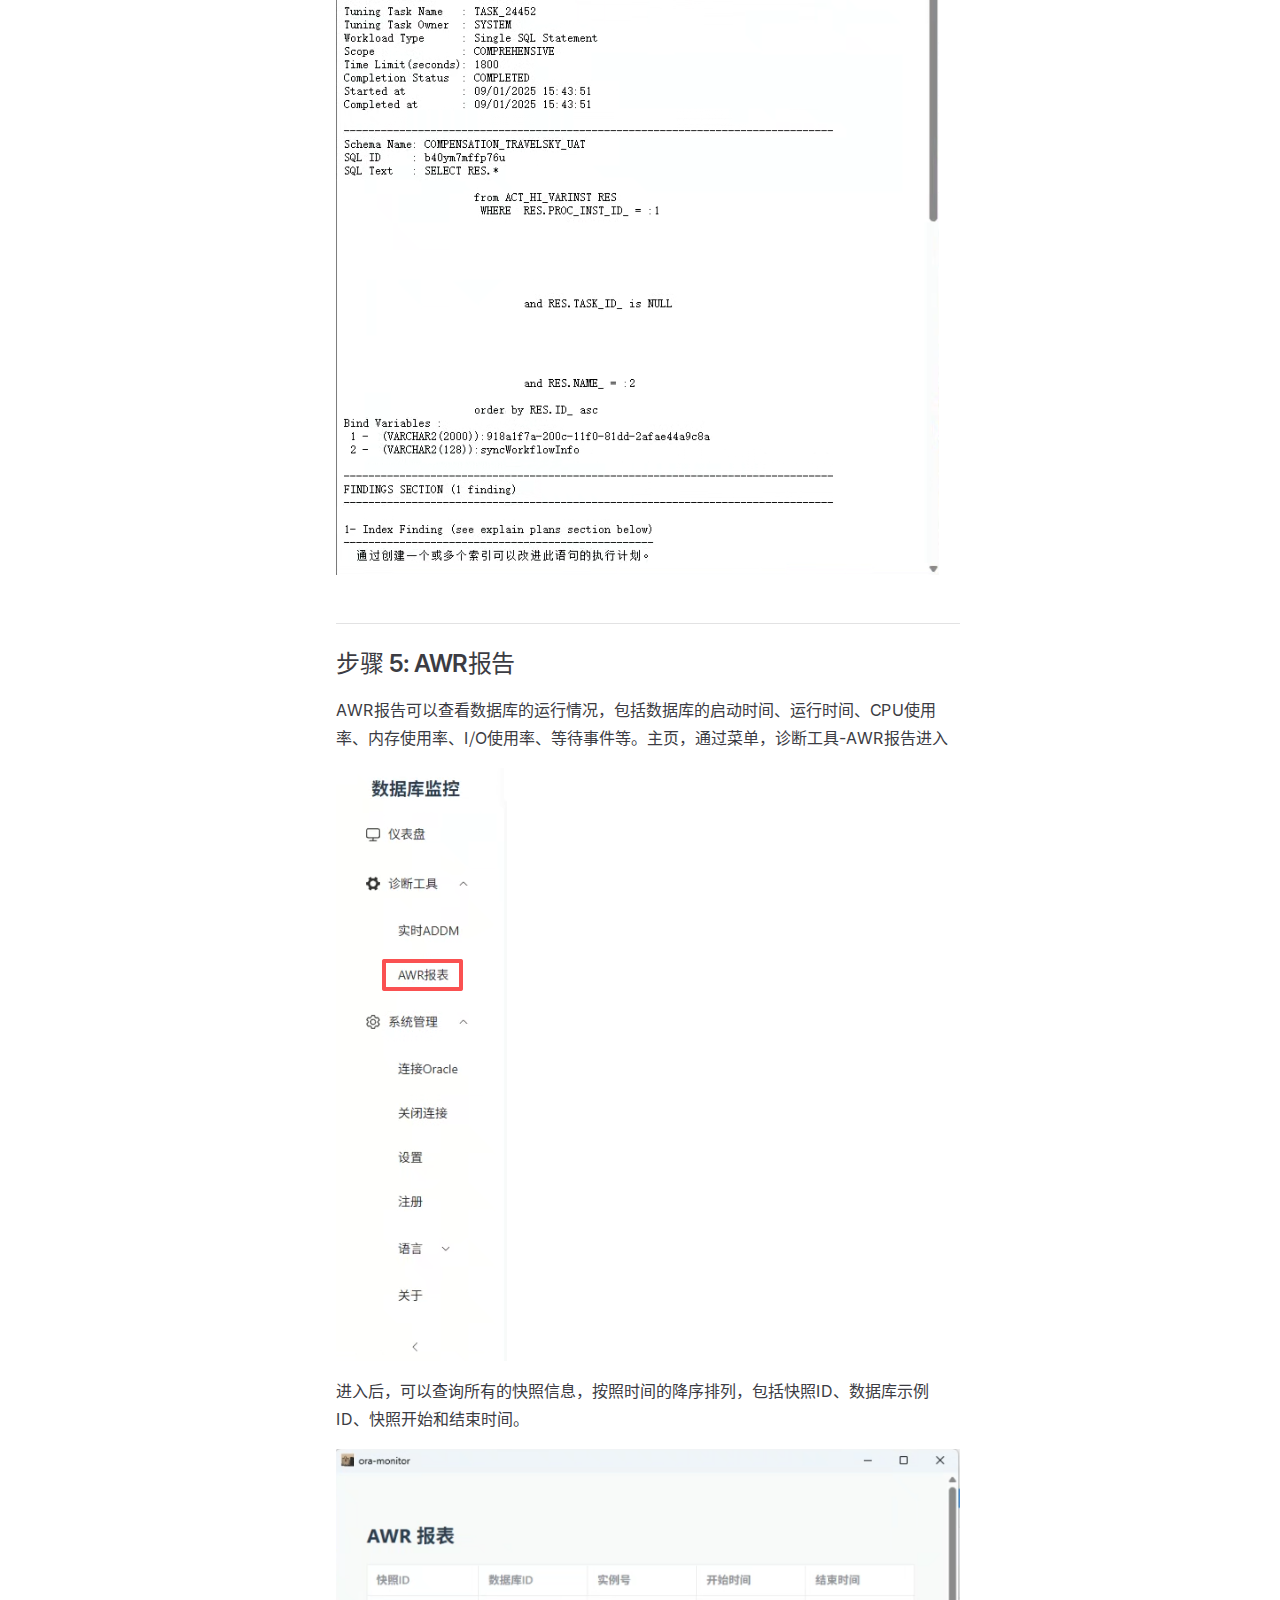
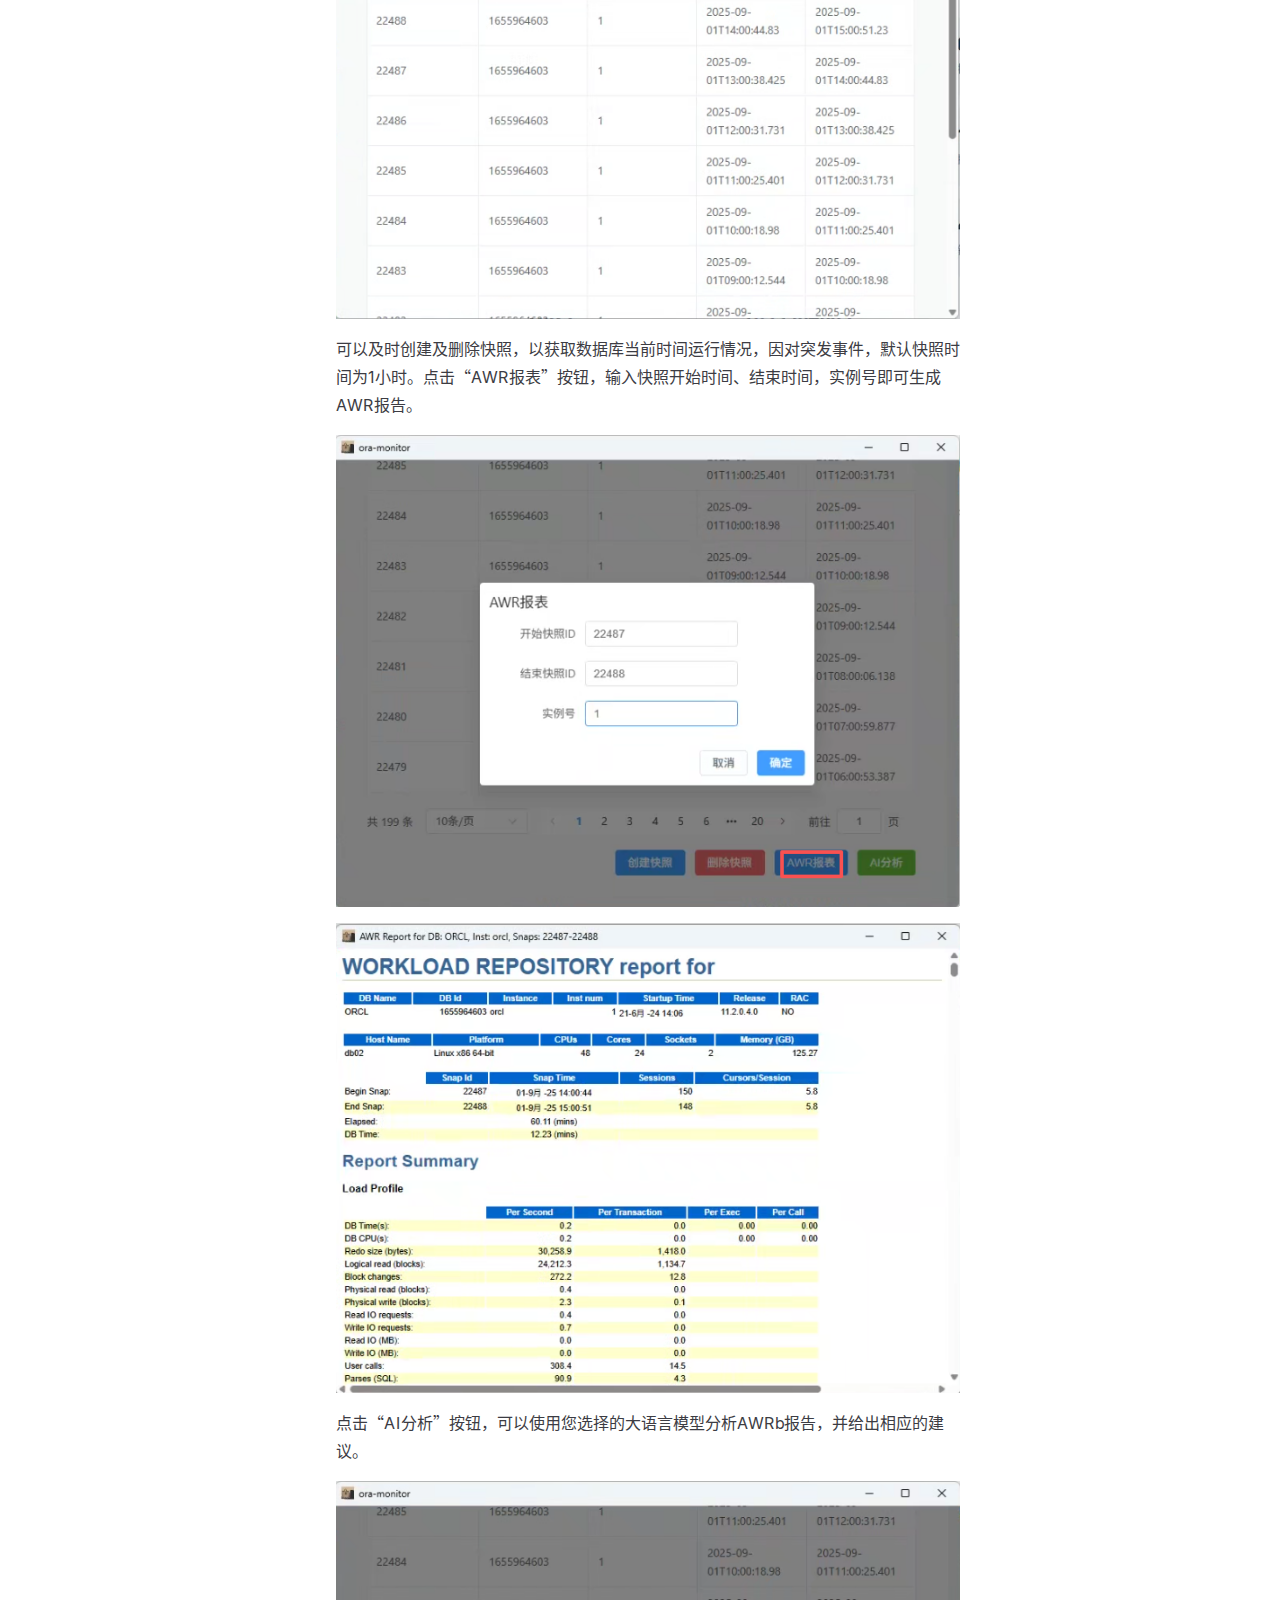
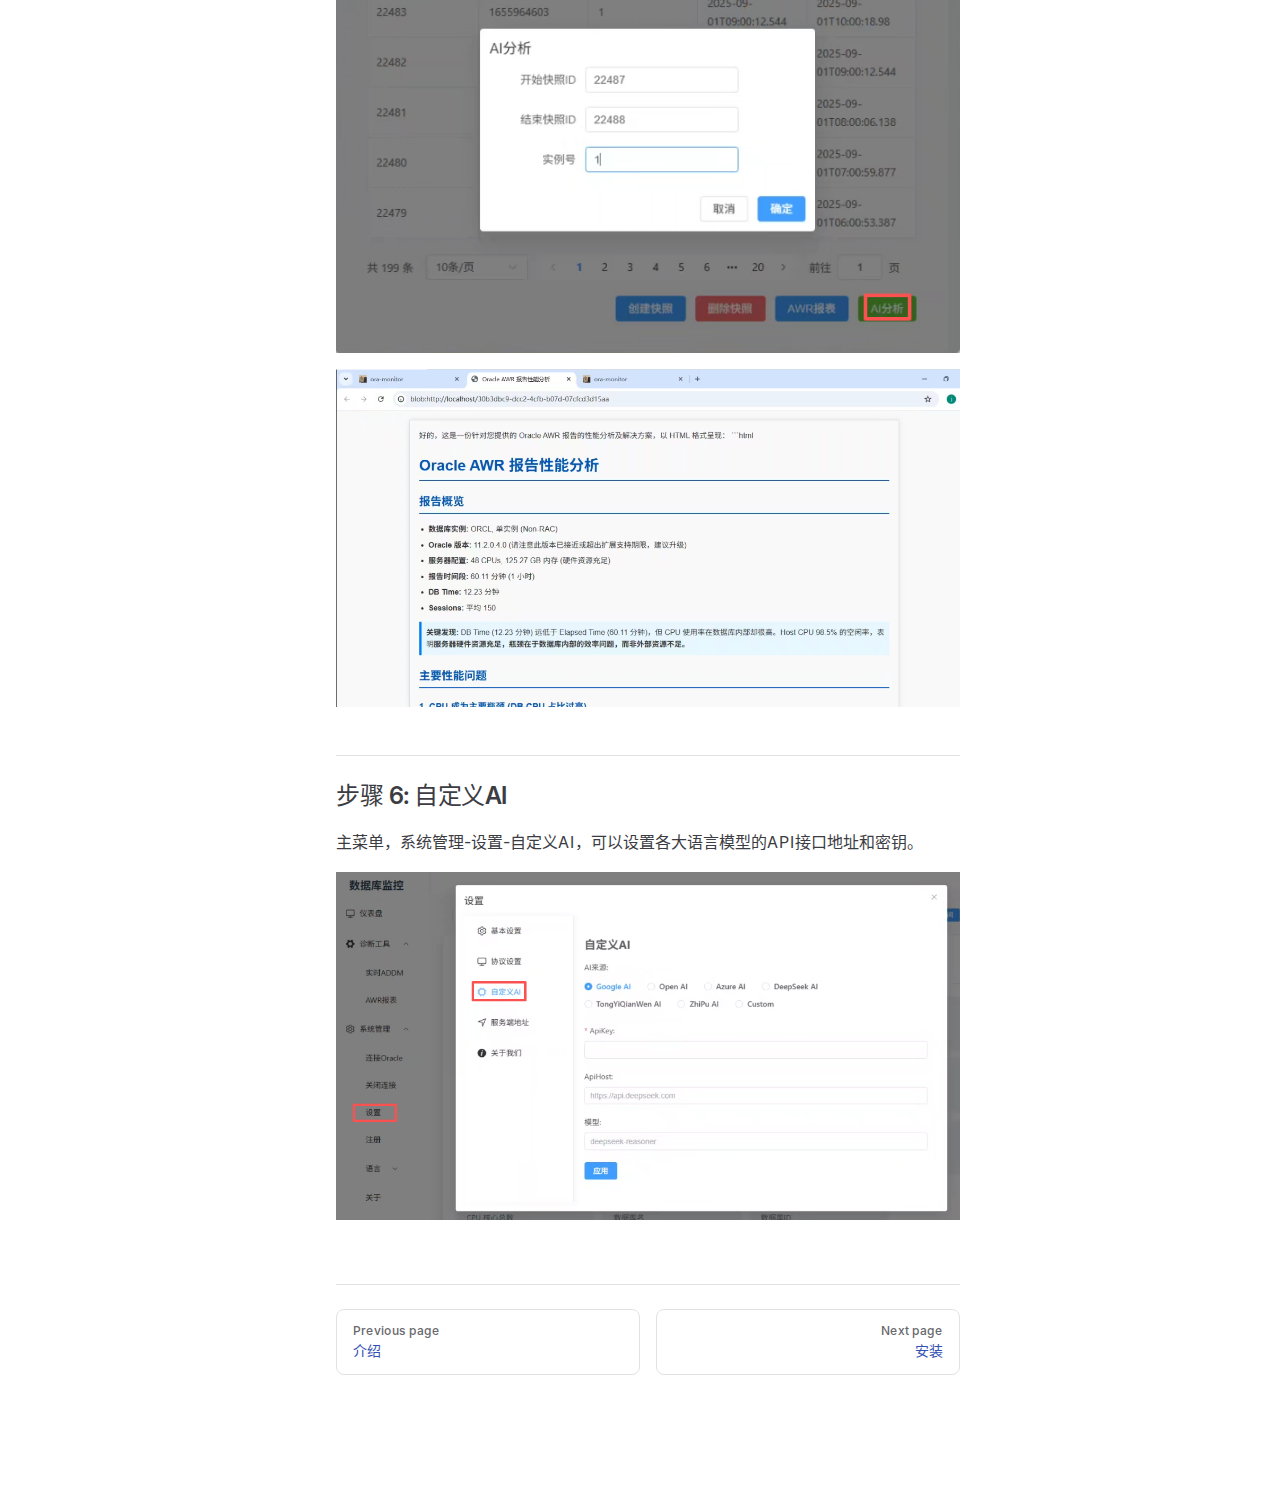
<file: docs/zh/quickstart.html>
<!DOCTYPE html>
<html lang="zh-CN" dir="ltr">
  <head>
    <meta charset="utf-8">
    <meta name="viewport" content="width=device-width,initial-scale=1">
    <title>快速入门 | Db Monitor</title>
    <meta name="description" content="DB Monitor Documentation">
    <meta name="generator" content="VitePress v1.6.4">
    <link rel="preload stylesheet" href="/docs/assets/style.DuOwLuGy.css" as="style">
    <link rel="preload stylesheet" href="/docs/vp-icons.css" as="style">
    
    <script type="module" src="/docs/assets/app.Ds0Jj51t.js"></script>
    <link rel="preload" href="/docs/assets/inter-roman-latin.Di8DUHzh.woff2" as="font" type="font/woff2" crossorigin="">
    <link rel="modulepreload" href="/docs/assets/chunks/theme.Cz-4sGqh.js">
    <link rel="modulepreload" href="/docs/assets/chunks/framework.Cta0ghm6.js">
    <link rel="modulepreload" href="/docs/assets/zh_quickstart.md.Dv0sZIhE.lean.js">
    <script id="check-dark-mode">(()=>{const e=localStorage.getItem("vitepress-theme-appearance")||"auto",a=window.matchMedia("(prefers-color-scheme: dark)").matches;(!e||e==="auto"?a:e==="dark")&&document.documentElement.classList.add("dark")})();</script>
    <script id="check-mac-os">document.documentElement.classList.toggle("mac",/Mac|iPhone|iPod|iPad/i.test(navigator.platform));</script>
  </head>
  <body>
    <div id="app"><div class="Layout" data-v-5d98c3a5><!--[--><!--]--><!--[--><span tabindex="-1" data-v-0b0ada53></span><a href="#VPContent" class="VPSkipLink visually-hidden" data-v-0b0ada53>Skip to content</a><!--]--><!----><header class="VPNav" data-v-5d98c3a5 data-v-ae24b3ad><div class="VPNavBar" data-v-ae24b3ad data-v-6aa21345><div class="wrapper" data-v-6aa21345><div class="container" data-v-6aa21345><div class="title" data-v-6aa21345><div class="VPNavBarTitle has-sidebar" data-v-6aa21345 data-v-1168a8e4><a class="title" href="/docs/zh/" data-v-1168a8e4><!--[--><!--]--><!----><span data-v-1168a8e4>Db Monitor</span><!--[--><!--]--></a></div></div><div class="content" data-v-6aa21345><div class="content-body" data-v-6aa21345><!--[--><!--]--><div class="VPNavBarSearch search" data-v-6aa21345><!----></div><nav aria-labelledby="main-nav-aria-label" class="VPNavBarMenu menu" data-v-6aa21345 data-v-dc692963><span id="main-nav-aria-label" class="visually-hidden" data-v-dc692963> Main Navigation </span><!--[--><!--[--><a class="VPLink link VPNavBarMenuLink" href="/docs/zh/" tabindex="0" data-v-dc692963 data-v-e56f3d57><!--[--><span data-v-e56f3d57>首页</span><!--]--></a><!--]--><!--[--><a class="VPLink link VPNavBarMenuLink" href="/docs/zh/overview.html" tabindex="0" data-v-dc692963 data-v-e56f3d57><!--[--><span data-v-e56f3d57>文档</span><!--]--></a><!--]--><!--]--></nav><div class="VPFlyout VPNavBarTranslations translations" data-v-6aa21345 data-v-88af2de4 data-v-cf11d7a2><button type="button" class="button" aria-haspopup="true" aria-expanded="false" aria-label="Change language" data-v-cf11d7a2><span class="text" data-v-cf11d7a2><span class="vpi-languages option-icon" data-v-cf11d7a2></span><!----><span class="vpi-chevron-down text-icon" data-v-cf11d7a2></span></span></button><div class="menu" data-v-cf11d7a2><div class="VPMenu" data-v-cf11d7a2 data-v-b98bc113><!----><!--[--><!--[--><div class="items" data-v-88af2de4><p class="title" data-v-88af2de4>简体中文</p><!--[--><div class="VPMenuLink" data-v-88af2de4 data-v-35975db6><a class="VPLink link" href="/docs/quickstart.html" data-v-35975db6><!--[--><span data-v-35975db6>English</span><!--]--></a></div><!--]--></div><!--]--><!--]--></div></div></div><div class="VPNavBarAppearance appearance" data-v-6aa21345 data-v-6c893767><button class="VPSwitch VPSwitchAppearance" type="button" role="switch" title aria-checked="false" data-v-6c893767 data-v-5337faa4 data-v-1d5665e3><span class="check" data-v-1d5665e3><span class="icon" data-v-1d5665e3><!--[--><span class="vpi-sun sun" data-v-5337faa4></span><span class="vpi-moon moon" data-v-5337faa4></span><!--]--></span></span></button></div><div class="VPSocialLinks VPNavBarSocialLinks social-links" data-v-6aa21345 data-v-0394ad82 data-v-7bc22406><!--[--><a class="VPSocialLink no-icon" href="https://github.com/stone-jj/ora-monitor-release" aria-label="github" target="_blank" rel="noopener" data-v-7bc22406 data-v-bd121fe5><span class="vpi-social-github"></span></a><!--]--></div><div class="VPFlyout VPNavBarExtra extra" data-v-6aa21345 data-v-bb2aa2f0 data-v-cf11d7a2><button type="button" class="button" aria-haspopup="true" aria-expanded="false" aria-label="extra navigation" data-v-cf11d7a2><span class="vpi-more-horizontal icon" data-v-cf11d7a2></span></button><div class="menu" data-v-cf11d7a2><div class="VPMenu" data-v-cf11d7a2 data-v-b98bc113><!----><!--[--><!--[--><div class="group translations" data-v-bb2aa2f0><p class="trans-title" data-v-bb2aa2f0>简体中文</p><!--[--><div class="VPMenuLink" data-v-bb2aa2f0 data-v-35975db6><a class="VPLink link" href="/docs/quickstart.html" data-v-35975db6><!--[--><span data-v-35975db6>English</span><!--]--></a></div><!--]--></div><div class="group" data-v-bb2aa2f0><div class="item appearance" data-v-bb2aa2f0><p class="label" data-v-bb2aa2f0>Appearance</p><div class="appearance-action" data-v-bb2aa2f0><button class="VPSwitch VPSwitchAppearance" type="button" role="switch" title aria-checked="false" data-v-bb2aa2f0 data-v-5337faa4 data-v-1d5665e3><span class="check" data-v-1d5665e3><span class="icon" data-v-1d5665e3><!--[--><span class="vpi-sun sun" data-v-5337faa4></span><span class="vpi-moon moon" data-v-5337faa4></span><!--]--></span></span></button></div></div></div><div class="group" data-v-bb2aa2f0><div class="item social-links" data-v-bb2aa2f0><div class="VPSocialLinks social-links-list" data-v-bb2aa2f0 data-v-7bc22406><!--[--><a class="VPSocialLink no-icon" href="https://github.com/stone-jj/ora-monitor-release" aria-label="github" target="_blank" rel="noopener" data-v-7bc22406 data-v-bd121fe5><span class="vpi-social-github"></span></a><!--]--></div></div></div><!--]--><!--]--></div></div></div><!--[--><!--]--><button type="button" class="VPNavBarHamburger hamburger" aria-label="mobile navigation" aria-expanded="false" aria-controls="VPNavScreen" data-v-6aa21345 data-v-e5dd9c1c><span class="container" data-v-e5dd9c1c><span class="top" data-v-e5dd9c1c></span><span class="middle" data-v-e5dd9c1c></span><span class="bottom" data-v-e5dd9c1c></span></span></button></div></div></div></div><div class="divider" data-v-6aa21345><div class="divider-line" data-v-6aa21345></div></div></div><!----></header><div class="VPLocalNav has-sidebar empty" data-v-5d98c3a5 data-v-a6f0e41e><div class="container" data-v-a6f0e41e><button class="menu" aria-expanded="false" aria-controls="VPSidebarNav" data-v-a6f0e41e><span class="vpi-align-left menu-icon" data-v-a6f0e41e></span><span class="menu-text" data-v-a6f0e41e>Menu</span></button><div class="VPLocalNavOutlineDropdown" style="--vp-vh:0px;" data-v-a6f0e41e data-v-8a42e2b4><button data-v-8a42e2b4>Return to top</button><!----></div></div></div><aside class="VPSidebar" data-v-5d98c3a5 data-v-319d5ca6><div class="curtain" data-v-319d5ca6></div><nav class="nav" id="VPSidebarNav" aria-labelledby="sidebar-aria-label" tabindex="-1" data-v-319d5ca6><span class="visually-hidden" id="sidebar-aria-label" data-v-319d5ca6> Sidebar Navigation </span><!--[--><!--]--><!--[--><div class="no-transition group" data-v-c40bc020><section class="VPSidebarItem level-0 has-active" data-v-c40bc020 data-v-b3fd67f8><!----><div class="items" data-v-b3fd67f8><!--[--><div class="VPSidebarItem level-1 is-link" data-v-b3fd67f8 data-v-b3fd67f8><div class="item" data-v-b3fd67f8><div class="indicator" data-v-b3fd67f8></div><a class="VPLink link link" href="/docs/zh/overview.html" data-v-b3fd67f8><!--[--><p class="text" data-v-b3fd67f8>介绍</p><!--]--></a><!----></div><!----></div><div class="VPSidebarItem level-1 is-link" data-v-b3fd67f8 data-v-b3fd67f8><div class="item" data-v-b3fd67f8><div class="indicator" data-v-b3fd67f8></div><a class="VPLink link link" href="/docs/zh/quickstart.html" data-v-b3fd67f8><!--[--><p class="text" data-v-b3fd67f8>快速上手</p><!--]--></a><!----></div><!----></div><div class="VPSidebarItem level-1 is-link" data-v-b3fd67f8 data-v-b3fd67f8><div class="item" data-v-b3fd67f8><div class="indicator" data-v-b3fd67f8></div><a class="VPLink link link" href="/docs/zh/install.html" data-v-b3fd67f8><!--[--><p class="text" data-v-b3fd67f8>安装</p><!--]--></a><!----></div><!----></div><!--]--></div></section></div><!--]--><!--[--><!--]--></nav></aside><div class="VPContent has-sidebar" id="VPContent" data-v-5d98c3a5 data-v-1428d186><div class="VPDoc has-sidebar has-aside" data-v-1428d186 data-v-39a288b8><!--[--><!--]--><div class="container" data-v-39a288b8><div class="aside" data-v-39a288b8><div class="aside-curtain" data-v-39a288b8></div><div class="aside-container" data-v-39a288b8><div class="aside-content" data-v-39a288b8><div class="VPDocAside" data-v-39a288b8 data-v-3f215769><!--[--><!--]--><!--[--><!--]--><nav aria-labelledby="doc-outline-aria-label" class="VPDocAsideOutline" data-v-3f215769 data-v-a5bbad30><div class="content" data-v-a5bbad30><div class="outline-marker" data-v-a5bbad30></div><div aria-level="2" class="outline-title" id="doc-outline-aria-label" role="heading" data-v-a5bbad30>On this page</div><ul class="VPDocOutlineItem root" data-v-a5bbad30 data-v-b933a997><!--[--><!--]--></ul></div></nav><!--[--><!--]--><div class="spacer" data-v-3f215769></div><!--[--><!--]--><!----><!--[--><!--]--><!--[--><!--]--></div></div></div></div><div class="content" data-v-39a288b8><div class="content-container" data-v-39a288b8><!--[--><!--]--><main class="main" data-v-39a288b8><div style="position:relative;" class="vp-doc _docs_zh_quickstart" data-v-39a288b8><div><h1 id="快速入门" tabindex="-1">快速入门 <a class="header-anchor" href="#快速入门" aria-label="Permalink to &quot;快速入门&quot;">​</a></h1><p>本指南将帮助您快速了解 <code>db-monitor</code> 的核心功能和基本操作。</p><h2 id="步骤-1-启动应用" tabindex="-1">步骤 1: 启动应用 <a class="header-anchor" href="#步骤-1-启动应用" aria-label="Permalink to &quot;步骤 1: 启动应用&quot;">​</a></h2><p>首次启动应用时，有可能加载比较慢，取决于您PC的性能，请耐心等待，直到加载完成。</p><p><img src="/docs/assets/quickstart_1.BAA56eCT.png" alt="步骤 1"></p><h2 id="步骤-2-登录应用" tabindex="-1">步骤 2: 登录应用 <a class="header-anchor" href="#步骤-2-登录应用" aria-label="Permalink to &quot;步骤 2: 登录应用&quot;">​</a></h2><p>默认登录账号为 admin，密码为admin</p><p><img src="/docs/assets/quickstart_2.BpV1W5Jv.png" alt="步骤 1"></p><h2 id="步骤-2-连接到数据库" tabindex="-1">步骤 2: 连接到数据库 <a class="header-anchor" href="#步骤-2-连接到数据库" aria-label="Permalink to &quot;步骤 2: 连接到数据库&quot;">​</a></h2><p>需要监控数据库，必须先登录，点击菜单，系统管理-连接oracle</p><p><img src="/docs/assets/quickstart_3.f3qgDJHI.png" alt="步骤 2"></p><p>输入您的 Oracle 数据库凭据并保存</p><p><img src="/docs/assets/quickstart_4.CRkiDQGB.png" alt="步骤 2"></p><p>点击登录按钮以登录数据库</p><p><img src="/docs/assets/quickstart_5.BA6ixHjI.png" alt="步骤 2"></p><h2 id="步骤-3-查看实时活动" tabindex="-1">步骤 3: 查看实时活动 <a class="header-anchor" href="#步骤-3-查看实时活动" aria-label="Permalink to &quot;步骤 3: 查看实时活动&quot;">​</a></h2><p>连接成功后，系统将导航到仪表板，显示系统实时负载信息。</p><p><img src="/docs/assets/quickstart_6.Cik2L_MG.png" alt="步骤 3"></p><h2 id="步骤-4-分析顶级-sql" tabindex="-1">步骤 4: 分析顶级 SQL <a class="header-anchor" href="#步骤-4-分析顶级-sql" aria-label="Permalink to &quot;步骤 4: 分析顶级 SQL&quot;">​</a></h2><p>主页，拖动滚动条，找到进入“顶级SQL与等待事件”页面，查看当前消耗资源最多的 SQL 语句。</p><p><img src="/docs/assets/quickstart_7.S3U7mxKc.png" alt="步骤 4"></p><p>点击右侧的”查看详情“按钮，可以查看该 SQL 语句的详细执行历史信息。</p><p><img src="/docs/assets/quickstart_8.D3oGEs8B.png" alt="步骤 4"></p><p>点击查看“执行计划”按钮，可以查看该 SQL 语句的详细执行计划。</p><p><img src="/docs/assets/quickstart_9.CQpGB6lQ.png" alt="步骤 4"></p><p><img src="/docs/assets/quickstart_10.DcQy_m2q.png" alt="步骤 4"></p><p>点击“运行优化建议”可以使用智能优化功能，根据当前 SQL 语句的等待事件，给出智能优化建议。</p><p><img src="/docs/assets/quickstart_11.CpF8bus5.png" alt="步骤 4"></p><p>点击“查看优化建议”，可以查看该 SQL 语句的优化建议。</p><p><img src="/docs/assets/quickstart_12.C8nrzdEc.png" alt="步骤 4"></p><p><img src="/docs/assets/quickstart_13.DnUd5fmX.png" alt="步骤 4"></p><h2 id="步骤-5-awr报告" tabindex="-1">步骤 5: AWR报告 <a class="header-anchor" href="#步骤-5-awr报告" aria-label="Permalink to &quot;步骤 5: AWR报告&quot;">​</a></h2><p>AWR报告可以查看数据库的运行情况，包括数据库的启动时间、运行时间、CPU使用率、内存使用率、I/O使用率、等待事件等。主页，通过菜单，诊断工具-AWR报告进入</p><p><img src="/docs/assets/quickstart_14.yqr4MXfY.png" alt="步骤 5"></p><p>进入后，可以查询所有的快照信息，按照时间的降序排列，包括快照ID、数据库示例ID、快照开始和结束时间。</p><p><img src="/docs/assets/quickstart_15.BfRH9ucB.png" alt="步骤 5"></p><p>可以及时创建及删除快照，以获取数据库当前时间运行情况，因对突发事件，默认快照时间为1小时。点击“AWR报表”按钮，输入快照开始时间、结束时间，实例号即可生成AWR报告。</p><p><img src="/docs/assets/quickstart_16.DJoQgts9.png" alt="步骤 5"></p><p><img src="/docs/assets/quickstart_17.flW4CGqC.png" alt="步骤 5"></p><p>点击“AI分析”按钮，可以使用您选择的大语言模型分析AWRb报告，并给出相应的建议。</p><p><img src="/docs/assets/quickstart_18.xKtx1LgS.png" alt="步骤 5"></p><p><img src="/docs/assets/quickstart_19.C7pzB3Os.png" alt="步骤 5"></p><h2 id="步骤-6-自定义ai" tabindex="-1">步骤 6: 自定义AI <a class="header-anchor" href="#步骤-6-自定义ai" aria-label="Permalink to &quot;步骤 6: 自定义AI&quot;">​</a></h2><p>主菜单，系统管理-设置-自定义AI，可以设置各大语言模型的API接口地址和密钥。</p><p><img src="/docs/assets/quickstart_20.DaLWb_l2.png" alt="步骤 5"></p></div></div></main><footer class="VPDocFooter" data-v-39a288b8 data-v-e257564d><!--[--><!--]--><!----><nav class="prev-next" aria-labelledby="doc-footer-aria-label" data-v-e257564d><span class="visually-hidden" id="doc-footer-aria-label" data-v-e257564d>Pager</span><div class="pager" data-v-e257564d><a class="VPLink link pager-link prev" href="/docs/zh/overview.html" data-v-e257564d><!--[--><span class="desc" data-v-e257564d>Previous page</span><span class="title" data-v-e257564d>介绍</span><!--]--></a></div><div class="pager" data-v-e257564d><a class="VPLink link pager-link next" href="/docs/zh/install.html" data-v-e257564d><!--[--><span class="desc" data-v-e257564d>Next page</span><span class="title" data-v-e257564d>安装</span><!--]--></a></div></nav></footer><!--[--><!--]--></div></div></div><!--[--><!--]--></div></div><!----><!--[--><!--]--></div></div>
    <script>window.__VP_HASH_MAP__=JSON.parse("{\"index.md\":\"C3SrX0bq\",\"install.md\":\"BGSsEU02\",\"overview.md\":\"BhZNxieE\",\"quickstart.md\":\"DruvB7xf\",\"zh_index.md\":\"BC9vFu-0\",\"zh_install.md\":\"dbKT2dyH\",\"zh_overview.md\":\"JsYy5XnA\",\"zh_quickstart.md\":\"Dv0sZIhE\"}");window.__VP_SITE_DATA__=JSON.parse("{\"lang\":\"en-US\",\"dir\":\"ltr\",\"title\":\"Db Monitor\",\"description\":\"DB Monitor Documentation\",\"base\":\"/docs/\",\"head\":[],\"router\":{\"prefetchLinks\":true},\"appearance\":true,\"themeConfig\":{},\"locales\":{\"root\":{\"label\":\"English\",\"lang\":\"en\",\"themeConfig\":{\"nav\":[{\"text\":\"Home\",\"link\":\"/\"},{\"text\":\"Documentation\",\"link\":\"/overview\"}],\"sidebar\":[{\"items\":[{\"text\":\"Overview\",\"link\":\"/overview\"},{\"text\":\"Quickstart\",\"link\":\"/quickstart\"},{\"text\":\"Installtion\",\"link\":\"/install\"}]}],\"socialLinks\":[{\"icon\":\"github\",\"link\":\"https://github.com/stone-jj/ora-monitor-release\"}]}},\"zh\":{\"label\":\"简体中文\",\"lang\":\"zh-CN\",\"themeConfig\":{\"nav\":[{\"text\":\"首页\",\"link\":\"/zh/\"},{\"text\":\"文档\",\"link\":\"/zh/overview\"}],\"sidebar\":[{\"items\":[{\"text\":\"介绍\",\"link\":\"/zh/overview\"},{\"text\":\"快速上手\",\"link\":\"/zh/quickstart\"},{\"text\":\"安装\",\"link\":\"/zh/install\"}]}],\"socialLinks\":[{\"icon\":\"github\",\"link\":\"https://github.com/stone-jj/ora-monitor-release\"}]}}},\"scrollOffset\":134,\"cleanUrls\":false}");</script>
    
  </body>
</html>
</file>
<file: docs/assets/style.DuOwLuGy.css>
@font-face{font-family:Inter;font-style:normal;font-weight:100 900;font-display:swap;src:url(/docs/assets/inter-roman-cyrillic-ext.BBPuwvHQ.woff2) format("woff2");unicode-range:U+0460-052F,U+1C80-1C88,U+20B4,U+2DE0-2DFF,U+A640-A69F,U+FE2E-FE2F}@font-face{font-family:Inter;font-style:normal;font-weight:100 900;font-display:swap;src:url(/docs/assets/inter-roman-cyrillic.C5lxZ8CY.woff2) format("woff2");unicode-range:U+0301,U+0400-045F,U+0490-0491,U+04B0-04B1,U+2116}@font-face{font-family:Inter;font-style:normal;font-weight:100 900;font-display:swap;src:url(/docs/assets/inter-roman-greek-ext.CqjqNYQ-.woff2) format("woff2");unicode-range:U+1F00-1FFF}@font-face{font-family:Inter;font-style:normal;font-weight:100 900;font-display:swap;src:url(/docs/assets/inter-roman-greek.BBVDIX6e.woff2) format("woff2");unicode-range:U+0370-0377,U+037A-037F,U+0384-038A,U+038C,U+038E-03A1,U+03A3-03FF}@font-face{font-family:Inter;font-style:normal;font-weight:100 900;font-display:swap;src:url(/docs/assets/inter-roman-vietnamese.BjW4sHH5.woff2) format("woff2");unicode-range:U+0102-0103,U+0110-0111,U+0128-0129,U+0168-0169,U+01A0-01A1,U+01AF-01B0,U+0300-0301,U+0303-0304,U+0308-0309,U+0323,U+0329,U+1EA0-1EF9,U+20AB}@font-face{font-family:Inter;font-style:normal;font-weight:100 900;font-display:swap;src:url(/docs/assets/inter-roman-latin-ext.4ZJIpNVo.woff2) format("woff2");unicode-range:U+0100-02AF,U+0304,U+0308,U+0329,U+1E00-1E9F,U+1EF2-1EFF,U+2020,U+20A0-20AB,U+20AD-20C0,U+2113,U+2C60-2C7F,U+A720-A7FF}@font-face{font-family:Inter;font-style:normal;font-weight:100 900;font-display:swap;src:url(/docs/assets/inter-roman-latin.Di8DUHzh.woff2) format("woff2");unicode-range:U+0000-00FF,U+0131,U+0152-0153,U+02BB-02BC,U+02C6,U+02DA,U+02DC,U+0304,U+0308,U+0329,U+2000-206F,U+2074,U+20AC,U+2122,U+2191,U+2193,U+2212,U+2215,U+FEFF,U+FFFD}@font-face{font-family:Inter;font-style:italic;font-weight:100 900;font-display:swap;src:url(/docs/assets/inter-italic-cyrillic-ext.r48I6akx.woff2) format("woff2");unicode-range:U+0460-052F,U+1C80-1C88,U+20B4,U+2DE0-2DFF,U+A640-A69F,U+FE2E-FE2F}@font-face{font-family:Inter;font-style:italic;font-weight:100 900;font-display:swap;src:url(/docs/assets/inter-italic-cyrillic.By2_1cv3.woff2) format("woff2");unicode-range:U+0301,U+0400-045F,U+0490-0491,U+04B0-04B1,U+2116}@font-face{font-family:Inter;font-style:italic;font-weight:100 900;font-display:swap;src:url(/docs/assets/inter-italic-greek-ext.1u6EdAuj.woff2) format("woff2");unicode-range:U+1F00-1FFF}@font-face{font-family:Inter;font-style:italic;font-weight:100 900;font-display:swap;src:url(/docs/assets/inter-italic-greek.DJ8dCoTZ.woff2) format("woff2");unicode-range:U+0370-0377,U+037A-037F,U+0384-038A,U+038C,U+038E-03A1,U+03A3-03FF}@font-face{font-family:Inter;font-style:italic;font-weight:100 900;font-display:swap;src:url(/docs/assets/inter-italic-vietnamese.BSbpV94h.woff2) format("woff2");unicode-range:U+0102-0103,U+0110-0111,U+0128-0129,U+0168-0169,U+01A0-01A1,U+01AF-01B0,U+0300-0301,U+0303-0304,U+0308-0309,U+0323,U+0329,U+1EA0-1EF9,U+20AB}@font-face{font-family:Inter;font-style:italic;font-weight:100 900;font-display:swap;src:url(/docs/assets/inter-italic-latin-ext.CN1xVJS-.woff2) format("woff2");unicode-range:U+0100-02AF,U+0304,U+0308,U+0329,U+1E00-1E9F,U+1EF2-1EFF,U+2020,U+20A0-20AB,U+20AD-20C0,U+2113,U+2C60-2C7F,U+A720-A7FF}@font-face{font-family:Inter;font-style:italic;font-weight:100 900;font-display:swap;src:url(/docs/assets/inter-italic-latin.C2AdPX0b.woff2) format("woff2");unicode-range:U+0000-00FF,U+0131,U+0152-0153,U+02BB-02BC,U+02C6,U+02DA,U+02DC,U+0304,U+0308,U+0329,U+2000-206F,U+2074,U+20AC,U+2122,U+2191,U+2193,U+2212,U+2215,U+FEFF,U+FFFD}@font-face{font-family:Punctuation SC;font-weight:400;src:local("PingFang SC Regular"),local("Noto Sans CJK SC"),local("Microsoft YaHei");unicode-range:U+201C,U+201D,U+2018,U+2019,U+2E3A,U+2014,U+2013,U+2026,U+00B7,U+007E,U+002F}@font-face{font-family:Punctuation SC;font-weight:500;src:local("PingFang SC Medium"),local("Noto Sans CJK SC"),local("Microsoft YaHei");unicode-range:U+201C,U+201D,U+2018,U+2019,U+2E3A,U+2014,U+2013,U+2026,U+00B7,U+007E,U+002F}@font-face{font-family:Punctuation SC;font-weight:600;src:local("PingFang SC Semibold"),local("Noto Sans CJK SC Bold"),local("Microsoft YaHei Bold");unicode-range:U+201C,U+201D,U+2018,U+2019,U+2E3A,U+2014,U+2013,U+2026,U+00B7,U+007E,U+002F}@font-face{font-family:Punctuation SC;font-weight:700;src:local("PingFang SC Semibold"),local("Noto Sans CJK SC Bold"),local("Microsoft YaHei Bold");unicode-range:U+201C,U+201D,U+2018,U+2019,U+2E3A,U+2014,U+2013,U+2026,U+00B7,U+007E,U+002F}:root{--vp-c-white: #ffffff;--vp-c-black: #000000;--vp-c-neutral: var(--vp-c-black);--vp-c-neutral-inverse: var(--vp-c-white)}.dark{--vp-c-neutral: var(--vp-c-white);--vp-c-neutral-inverse: var(--vp-c-black)}:root{--vp-c-gray-1: #dddde3;--vp-c-gray-2: #e4e4e9;--vp-c-gray-3: #ebebef;--vp-c-gray-soft: rgba(142, 150, 170, .14);--vp-c-indigo-1: #3451b2;--vp-c-indigo-2: #3a5ccc;--vp-c-indigo-3: #5672cd;--vp-c-indigo-soft: rgba(100, 108, 255, .14);--vp-c-purple-1: #6f42c1;--vp-c-purple-2: #7e4cc9;--vp-c-purple-3: #8e5cd9;--vp-c-purple-soft: rgba(159, 122, 234, .14);--vp-c-green-1: #18794e;--vp-c-green-2: #299764;--vp-c-green-3: #30a46c;--vp-c-green-soft: rgba(16, 185, 129, .14);--vp-c-yellow-1: #915930;--vp-c-yellow-2: #946300;--vp-c-yellow-3: #9f6a00;--vp-c-yellow-soft: rgba(234, 179, 8, .14);--vp-c-red-1: #b8272c;--vp-c-red-2: #d5393e;--vp-c-red-3: #e0575b;--vp-c-red-soft: rgba(244, 63, 94, .14);--vp-c-sponsor: #db2777}.dark{--vp-c-gray-1: #515c67;--vp-c-gray-2: #414853;--vp-c-gray-3: #32363f;--vp-c-gray-soft: rgba(101, 117, 133, .16);--vp-c-indigo-1: #a8b1ff;--vp-c-indigo-2: #5c73e7;--vp-c-indigo-3: #3e63dd;--vp-c-indigo-soft: rgba(100, 108, 255, .16);--vp-c-purple-1: #c8abfa;--vp-c-purple-2: #a879e6;--vp-c-purple-3: #8e5cd9;--vp-c-purple-soft: rgba(159, 122, 234, .16);--vp-c-green-1: #3dd68c;--vp-c-green-2: #30a46c;--vp-c-green-3: #298459;--vp-c-green-soft: rgba(16, 185, 129, .16);--vp-c-yellow-1: #f9b44e;--vp-c-yellow-2: #da8b17;--vp-c-yellow-3: #a46a0a;--vp-c-yellow-soft: rgba(234, 179, 8, .16);--vp-c-red-1: #f66f81;--vp-c-red-2: #f14158;--vp-c-red-3: #b62a3c;--vp-c-red-soft: rgba(244, 63, 94, .16)}:root{--vp-c-bg: #ffffff;--vp-c-bg-alt: #f6f6f7;--vp-c-bg-elv: #ffffff;--vp-c-bg-soft: #f6f6f7}.dark{--vp-c-bg: #1b1b1f;--vp-c-bg-alt: #161618;--vp-c-bg-elv: #202127;--vp-c-bg-soft: #202127}:root{--vp-c-border: #c2c2c4;--vp-c-divider: #e2e2e3;--vp-c-gutter: #e2e2e3}.dark{--vp-c-border: #3c3f44;--vp-c-divider: #2e2e32;--vp-c-gutter: #000000}:root{--vp-c-text-1: #3c3c43;--vp-c-text-2: #67676c;--vp-c-text-3: #929295}.dark{--vp-c-text-1: #dfdfd6;--vp-c-text-2: #98989f;--vp-c-text-3: #6a6a71}:root{--vp-c-default-1: var(--vp-c-gray-1);--vp-c-default-2: var(--vp-c-gray-2);--vp-c-default-3: var(--vp-c-gray-3);--vp-c-default-soft: var(--vp-c-gray-soft);--vp-c-brand-1: var(--vp-c-indigo-1);--vp-c-brand-2: var(--vp-c-indigo-2);--vp-c-brand-3: var(--vp-c-indigo-3);--vp-c-brand-soft: var(--vp-c-indigo-soft);--vp-c-brand: var(--vp-c-brand-1);--vp-c-tip-1: var(--vp-c-brand-1);--vp-c-tip-2: var(--vp-c-brand-2);--vp-c-tip-3: var(--vp-c-brand-3);--vp-c-tip-soft: var(--vp-c-brand-soft);--vp-c-note-1: var(--vp-c-brand-1);--vp-c-note-2: var(--vp-c-brand-2);--vp-c-note-3: var(--vp-c-brand-3);--vp-c-note-soft: var(--vp-c-brand-soft);--vp-c-success-1: var(--vp-c-green-1);--vp-c-success-2: var(--vp-c-green-2);--vp-c-success-3: var(--vp-c-green-3);--vp-c-success-soft: var(--vp-c-green-soft);--vp-c-important-1: var(--vp-c-purple-1);--vp-c-important-2: var(--vp-c-purple-2);--vp-c-important-3: var(--vp-c-purple-3);--vp-c-important-soft: var(--vp-c-purple-soft);--vp-c-warning-1: var(--vp-c-yellow-1);--vp-c-warning-2: var(--vp-c-yellow-2);--vp-c-warning-3: var(--vp-c-yellow-3);--vp-c-warning-soft: var(--vp-c-yellow-soft);--vp-c-danger-1: var(--vp-c-red-1);--vp-c-danger-2: var(--vp-c-red-2);--vp-c-danger-3: var(--vp-c-red-3);--vp-c-danger-soft: var(--vp-c-red-soft);--vp-c-caution-1: var(--vp-c-red-1);--vp-c-caution-2: var(--vp-c-red-2);--vp-c-caution-3: var(--vp-c-red-3);--vp-c-caution-soft: var(--vp-c-red-soft)}:root{--vp-font-family-base: "Inter", ui-sans-serif, system-ui, sans-serif, "Apple Color Emoji", "Segoe UI Emoji", "Segoe UI Symbol", "Noto Color Emoji";--vp-font-family-mono: ui-monospace, "Menlo", "Monaco", "Consolas", "Liberation Mono", "Courier New", monospace;font-optical-sizing:auto}:root:where(:lang(zh)){--vp-font-family-base: "Punctuation SC", "Inter", ui-sans-serif, system-ui, sans-serif, "Apple Color Emoji", "Segoe UI Emoji", "Segoe UI Symbol", "Noto Color Emoji"}:root{--vp-shadow-1: 0 1px 2px rgba(0, 0, 0, .04), 0 1px 2px rgba(0, 0, 0, .06);--vp-shadow-2: 0 3px 12px rgba(0, 0, 0, .07), 0 1px 4px rgba(0, 0, 0, .07);--vp-shadow-3: 0 12px 32px rgba(0, 0, 0, .1), 0 2px 6px rgba(0, 0, 0, .08);--vp-shadow-4: 0 14px 44px rgba(0, 0, 0, .12), 0 3px 9px rgba(0, 0, 0, .12);--vp-shadow-5: 0 18px 56px rgba(0, 0, 0, .16), 0 4px 12px rgba(0, 0, 0, .16)}:root{--vp-z-index-footer: 10;--vp-z-index-local-nav: 20;--vp-z-index-nav: 30;--vp-z-index-layout-top: 40;--vp-z-index-backdrop: 50;--vp-z-index-sidebar: 60}@media (min-width: 960px){:root{--vp-z-index-sidebar: 25}}:root{--vp-layout-max-width: 1440px}:root{--vp-header-anchor-symbol: "#"}:root{--vp-code-line-height: 1.7;--vp-code-font-size: .875em;--vp-code-color: var(--vp-c-brand-1);--vp-code-link-color: var(--vp-c-brand-1);--vp-code-link-hover-color: var(--vp-c-brand-2);--vp-code-bg: var(--vp-c-default-soft);--vp-code-block-color: var(--vp-c-text-2);--vp-code-block-bg: var(--vp-c-bg-alt);--vp-code-block-divider-color: var(--vp-c-gutter);--vp-code-lang-color: var(--vp-c-text-3);--vp-code-line-highlight-color: var(--vp-c-default-soft);--vp-code-line-number-color: var(--vp-c-text-3);--vp-code-line-diff-add-color: var(--vp-c-success-soft);--vp-code-line-diff-add-symbol-color: var(--vp-c-success-1);--vp-code-line-diff-remove-color: var(--vp-c-danger-soft);--vp-code-line-diff-remove-symbol-color: var(--vp-c-danger-1);--vp-code-line-warning-color: var(--vp-c-warning-soft);--vp-code-line-error-color: var(--vp-c-danger-soft);--vp-code-copy-code-border-color: var(--vp-c-divider);--vp-code-copy-code-bg: var(--vp-c-bg-soft);--vp-code-copy-code-hover-border-color: var(--vp-c-divider);--vp-code-copy-code-hover-bg: var(--vp-c-bg);--vp-code-copy-code-active-text: var(--vp-c-text-2);--vp-code-copy-copied-text-content: "Copied";--vp-code-tab-divider: var(--vp-code-block-divider-color);--vp-code-tab-text-color: var(--vp-c-text-2);--vp-code-tab-bg: var(--vp-code-block-bg);--vp-code-tab-hover-text-color: var(--vp-c-text-1);--vp-code-tab-active-text-color: var(--vp-c-text-1);--vp-code-tab-active-bar-color: var(--vp-c-brand-1)}:lang(es),:lang(pt){--vp-code-copy-copied-text-content: "Copiado"}:lang(fa){--vp-code-copy-copied-text-content: "کپی شد"}:lang(ko){--vp-code-copy-copied-text-content: "복사됨"}:lang(ru){--vp-code-copy-copied-text-content: "Скопировано"}:lang(zh){--vp-code-copy-copied-text-content: "已复制"}:root{--vp-button-brand-border: transparent;--vp-button-brand-text: var(--vp-c-white);--vp-button-brand-bg: var(--vp-c-brand-3);--vp-button-brand-hover-border: transparent;--vp-button-brand-hover-text: var(--vp-c-white);--vp-button-brand-hover-bg: var(--vp-c-brand-2);--vp-button-brand-active-border: transparent;--vp-button-brand-active-text: var(--vp-c-white);--vp-button-brand-active-bg: var(--vp-c-brand-1);--vp-button-alt-border: transparent;--vp-button-alt-text: var(--vp-c-text-1);--vp-button-alt-bg: var(--vp-c-default-3);--vp-button-alt-hover-border: transparent;--vp-button-alt-hover-text: var(--vp-c-text-1);--vp-button-alt-hover-bg: var(--vp-c-default-2);--vp-button-alt-active-border: transparent;--vp-button-alt-active-text: var(--vp-c-text-1);--vp-button-alt-active-bg: var(--vp-c-default-1);--vp-button-sponsor-border: var(--vp-c-text-2);--vp-button-sponsor-text: var(--vp-c-text-2);--vp-button-sponsor-bg: transparent;--vp-button-sponsor-hover-border: var(--vp-c-sponsor);--vp-button-sponsor-hover-text: var(--vp-c-sponsor);--vp-button-sponsor-hover-bg: transparent;--vp-button-sponsor-active-border: var(--vp-c-sponsor);--vp-button-sponsor-active-text: var(--vp-c-sponsor);--vp-button-sponsor-active-bg: transparent}:root{--vp-custom-block-font-size: 14px;--vp-custom-block-code-font-size: 13px;--vp-custom-block-info-border: transparent;--vp-custom-block-info-text: var(--vp-c-text-1);--vp-custom-block-info-bg: var(--vp-c-default-soft);--vp-custom-block-info-code-bg: var(--vp-c-default-soft);--vp-custom-block-note-border: transparent;--vp-custom-block-note-text: var(--vp-c-text-1);--vp-custom-block-note-bg: var(--vp-c-default-soft);--vp-custom-block-note-code-bg: var(--vp-c-default-soft);--vp-custom-block-tip-border: transparent;--vp-custom-block-tip-text: var(--vp-c-text-1);--vp-custom-block-tip-bg: var(--vp-c-tip-soft);--vp-custom-block-tip-code-bg: var(--vp-c-tip-soft);--vp-custom-block-important-border: transparent;--vp-custom-block-important-text: var(--vp-c-text-1);--vp-custom-block-important-bg: var(--vp-c-important-soft);--vp-custom-block-important-code-bg: var(--vp-c-important-soft);--vp-custom-block-warning-border: transparent;--vp-custom-block-warning-text: var(--vp-c-text-1);--vp-custom-block-warning-bg: var(--vp-c-warning-soft);--vp-custom-block-warning-code-bg: var(--vp-c-warning-soft);--vp-custom-block-danger-border: transparent;--vp-custom-block-danger-text: var(--vp-c-text-1);--vp-custom-block-danger-bg: var(--vp-c-danger-soft);--vp-custom-block-danger-code-bg: var(--vp-c-danger-soft);--vp-custom-block-caution-border: transparent;--vp-custom-block-caution-text: var(--vp-c-text-1);--vp-custom-block-caution-bg: var(--vp-c-caution-soft);--vp-custom-block-caution-code-bg: var(--vp-c-caution-soft);--vp-custom-block-details-border: var(--vp-custom-block-info-border);--vp-custom-block-details-text: var(--vp-custom-block-info-text);--vp-custom-block-details-bg: var(--vp-custom-block-info-bg);--vp-custom-block-details-code-bg: var(--vp-custom-block-info-code-bg)}:root{--vp-input-border-color: var(--vp-c-border);--vp-input-bg-color: var(--vp-c-bg-alt);--vp-input-switch-bg-color: var(--vp-c-default-soft)}:root{--vp-nav-height: 64px;--vp-nav-bg-color: var(--vp-c-bg);--vp-nav-screen-bg-color: var(--vp-c-bg);--vp-nav-logo-height: 24px}.hide-nav{--vp-nav-height: 0px}.hide-nav .VPSidebar{--vp-nav-height: 22px}:root{--vp-local-nav-bg-color: var(--vp-c-bg)}:root{--vp-sidebar-width: 272px;--vp-sidebar-bg-color: var(--vp-c-bg-alt)}:root{--vp-backdrop-bg-color: rgba(0, 0, 0, .6)}:root{--vp-home-hero-name-color: var(--vp-c-brand-1);--vp-home-hero-name-background: transparent;--vp-home-hero-image-background-image: none;--vp-home-hero-image-filter: none}:root{--vp-badge-info-border: transparent;--vp-badge-info-text: var(--vp-c-text-2);--vp-badge-info-bg: var(--vp-c-default-soft);--vp-badge-tip-border: transparent;--vp-badge-tip-text: var(--vp-c-tip-1);--vp-badge-tip-bg: var(--vp-c-tip-soft);--vp-badge-warning-border: transparent;--vp-badge-warning-text: var(--vp-c-warning-1);--vp-badge-warning-bg: var(--vp-c-warning-soft);--vp-badge-danger-border: transparent;--vp-badge-danger-text: var(--vp-c-danger-1);--vp-badge-danger-bg: var(--vp-c-danger-soft)}:root{--vp-carbon-ads-text-color: var(--vp-c-text-1);--vp-carbon-ads-poweredby-color: var(--vp-c-text-2);--vp-carbon-ads-bg-color: var(--vp-c-bg-soft);--vp-carbon-ads-hover-text-color: var(--vp-c-brand-1);--vp-carbon-ads-hover-poweredby-color: var(--vp-c-text-1)}:root{--vp-local-search-bg: var(--vp-c-bg);--vp-local-search-result-bg: var(--vp-c-bg);--vp-local-search-result-border: var(--vp-c-divider);--vp-local-search-result-selected-bg: var(--vp-c-bg);--vp-local-search-result-selected-border: var(--vp-c-brand-1);--vp-local-search-highlight-bg: var(--vp-c-brand-1);--vp-local-search-highlight-text: var(--vp-c-neutral-inverse)}@media (prefers-reduced-motion: reduce){*,:before,:after{animation-delay:-1ms!important;animation-duration:1ms!important;animation-iteration-count:1!important;background-attachment:initial!important;scroll-behavior:auto!important;transition-duration:0s!important;transition-delay:0s!important}}*,:before,:after{box-sizing:border-box}html{line-height:1.4;font-size:16px;-webkit-text-size-adjust:100%}html.dark{color-scheme:dark}body{margin:0;width:100%;min-width:320px;min-height:100vh;line-height:24px;font-family:var(--vp-font-family-base);font-size:16px;font-weight:400;color:var(--vp-c-text-1);background-color:var(--vp-c-bg);font-synthesis:style;text-rendering:optimizeLegibility;-webkit-font-smoothing:antialiased;-moz-osx-font-smoothing:grayscale}main{display:block}h1,h2,h3,h4,h5,h6{margin:0;line-height:24px;font-size:16px;font-weight:400}p{margin:0}strong,b{font-weight:600}a,area,button,[role=button],input,label,select,summary,textarea{touch-action:manipulation}a{color:inherit;text-decoration:inherit}ol,ul{list-style:none;margin:0;padding:0}blockquote{margin:0}pre,code,kbd,samp{font-family:var(--vp-font-family-mono)}img,svg,video,canvas,audio,iframe,embed,object{display:block}figure{margin:0}img,video{max-width:100%;height:auto}button,input,optgroup,select,textarea{border:0;padding:0;line-height:inherit;color:inherit}button{padding:0;font-family:inherit;background-color:transparent;background-image:none}button:enabled,[role=button]:enabled{cursor:pointer}button:focus,button:focus-visible{outline:1px dotted;outline:4px auto -webkit-focus-ring-color}button:focus:not(:focus-visible){outline:none!important}input:focus,textarea:focus,select:focus{outline:none}table{border-collapse:collapse}input{background-color:transparent}input:-ms-input-placeholder,textarea:-ms-input-placeholder{color:var(--vp-c-text-3)}input::-ms-input-placeholder,textarea::-ms-input-placeholder{color:var(--vp-c-text-3)}input::placeholder,textarea::placeholder{color:var(--vp-c-text-3)}input::-webkit-outer-spin-button,input::-webkit-inner-spin-button{-webkit-appearance:none;margin:0}input[type=number]{-moz-appearance:textfield}textarea{resize:vertical}select{-webkit-appearance:none}fieldset{margin:0;padding:0}h1,h2,h3,h4,h5,h6,li,p{overflow-wrap:break-word}vite-error-overlay{z-index:9999}mjx-container{overflow-x:auto}mjx-container>svg{display:inline-block;margin:auto}[class^=vpi-],[class*=" vpi-"],.vp-icon{width:1em;height:1em}[class^=vpi-].bg,[class*=" vpi-"].bg,.vp-icon.bg{background-size:100% 100%;background-color:transparent}[class^=vpi-]:not(.bg),[class*=" vpi-"]:not(.bg),.vp-icon:not(.bg){-webkit-mask:var(--icon) no-repeat;mask:var(--icon) no-repeat;-webkit-mask-size:100% 100%;mask-size:100% 100%;background-color:currentColor;color:inherit}.vpi-align-left{--icon: url("data:image/svg+xml,%3Csvg xmlns='http://www.w3.org/2000/svg' fill='none' stroke='currentColor' stroke-linecap='round' stroke-linejoin='round' stroke-width='2' viewBox='0 0 24 24'%3E%3Cpath d='M21 6H3M15 12H3M17 18H3'/%3E%3C/svg%3E")}.vpi-arrow-right,.vpi-arrow-down,.vpi-arrow-left,.vpi-arrow-up{--icon: url("data:image/svg+xml,%3Csvg xmlns='http://www.w3.org/2000/svg' fill='none' stroke='currentColor' stroke-linecap='round' stroke-linejoin='round' stroke-width='2' viewBox='0 0 24 24'%3E%3Cpath d='M5 12h14M12 5l7 7-7 7'/%3E%3C/svg%3E")}.vpi-chevron-right,.vpi-chevron-down,.vpi-chevron-left,.vpi-chevron-up{--icon: url("data:image/svg+xml,%3Csvg xmlns='http://www.w3.org/2000/svg' fill='none' stroke='currentColor' stroke-linecap='round' stroke-linejoin='round' stroke-width='2' viewBox='0 0 24 24'%3E%3Cpath d='m9 18 6-6-6-6'/%3E%3C/svg%3E")}.vpi-chevron-down,.vpi-arrow-down{transform:rotate(90deg)}.vpi-chevron-left,.vpi-arrow-left{transform:rotate(180deg)}.vpi-chevron-up,.vpi-arrow-up{transform:rotate(-90deg)}.vpi-square-pen{--icon: url("data:image/svg+xml,%3Csvg xmlns='http://www.w3.org/2000/svg' fill='none' stroke='currentColor' stroke-linecap='round' stroke-linejoin='round' stroke-width='2' viewBox='0 0 24 24'%3E%3Cpath d='M12 3H5a2 2 0 0 0-2 2v14a2 2 0 0 0 2 2h14a2 2 0 0 0 2-2v-7'/%3E%3Cpath d='M18.375 2.625a2.121 2.121 0 1 1 3 3L12 15l-4 1 1-4Z'/%3E%3C/svg%3E")}.vpi-plus{--icon: url("data:image/svg+xml,%3Csvg xmlns='http://www.w3.org/2000/svg' fill='none' stroke='currentColor' stroke-linecap='round' stroke-linejoin='round' stroke-width='2' viewBox='0 0 24 24'%3E%3Cpath d='M5 12h14M12 5v14'/%3E%3C/svg%3E")}.vpi-sun{--icon: url("data:image/svg+xml,%3Csvg xmlns='http://www.w3.org/2000/svg' fill='none' stroke='currentColor' stroke-linecap='round' stroke-linejoin='round' stroke-width='2' viewBox='0 0 24 24'%3E%3Ccircle cx='12' cy='12' r='4'/%3E%3Cpath d='M12 2v2M12 20v2M4.93 4.93l1.41 1.41M17.66 17.66l1.41 1.41M2 12h2M20 12h2M6.34 17.66l-1.41 1.41M19.07 4.93l-1.41 1.41'/%3E%3C/svg%3E")}.vpi-moon{--icon: url("data:image/svg+xml,%3Csvg xmlns='http://www.w3.org/2000/svg' fill='none' stroke='currentColor' stroke-linecap='round' stroke-linejoin='round' stroke-width='2' viewBox='0 0 24 24'%3E%3Cpath d='M12 3a6 6 0 0 0 9 9 9 9 0 1 1-9-9Z'/%3E%3C/svg%3E")}.vpi-more-horizontal{--icon: url("data:image/svg+xml,%3Csvg xmlns='http://www.w3.org/2000/svg' fill='none' stroke='currentColor' stroke-linecap='round' stroke-linejoin='round' stroke-width='2' viewBox='0 0 24 24'%3E%3Ccircle cx='12' cy='12' r='1'/%3E%3Ccircle cx='19' cy='12' r='1'/%3E%3Ccircle cx='5' cy='12' r='1'/%3E%3C/svg%3E")}.vpi-languages{--icon: url("data:image/svg+xml,%3Csvg xmlns='http://www.w3.org/2000/svg' fill='none' stroke='currentColor' stroke-linecap='round' stroke-linejoin='round' stroke-width='2' viewBox='0 0 24 24'%3E%3Cpath d='m5 8 6 6M4 14l6-6 2-3M2 5h12M7 2h1M22 22l-5-10-5 10M14 18h6'/%3E%3C/svg%3E")}.vpi-heart{--icon: url("data:image/svg+xml,%3Csvg xmlns='http://www.w3.org/2000/svg' fill='none' stroke='currentColor' stroke-linecap='round' stroke-linejoin='round' stroke-width='2' viewBox='0 0 24 24'%3E%3Cpath d='M19 14c1.49-1.46 3-3.21 3-5.5A5.5 5.5 0 0 0 16.5 3c-1.76 0-3 .5-4.5 2-1.5-1.5-2.74-2-4.5-2A5.5 5.5 0 0 0 2 8.5c0 2.3 1.5 4.05 3 5.5l7 7Z'/%3E%3C/svg%3E")}.vpi-search{--icon: url("data:image/svg+xml,%3Csvg xmlns='http://www.w3.org/2000/svg' fill='none' stroke='currentColor' stroke-linecap='round' stroke-linejoin='round' stroke-width='2' viewBox='0 0 24 24'%3E%3Ccircle cx='11' cy='11' r='8'/%3E%3Cpath d='m21 21-4.3-4.3'/%3E%3C/svg%3E")}.vpi-layout-list{--icon: url("data:image/svg+xml,%3Csvg xmlns='http://www.w3.org/2000/svg' fill='none' stroke='currentColor' stroke-linecap='round' stroke-linejoin='round' stroke-width='2' viewBox='0 0 24 24'%3E%3Crect width='7' height='7' x='3' y='3' rx='1'/%3E%3Crect width='7' height='7' x='3' y='14' rx='1'/%3E%3Cpath d='M14 4h7M14 9h7M14 15h7M14 20h7'/%3E%3C/svg%3E")}.vpi-delete{--icon: url("data:image/svg+xml,%3Csvg xmlns='http://www.w3.org/2000/svg' fill='none' stroke='currentColor' stroke-linecap='round' stroke-linejoin='round' stroke-width='2' viewBox='0 0 24 24'%3E%3Cpath d='M20 5H9l-7 7 7 7h11a2 2 0 0 0 2-2V7a2 2 0 0 0-2-2ZM18 9l-6 6M12 9l6 6'/%3E%3C/svg%3E")}.vpi-corner-down-left{--icon: url("data:image/svg+xml,%3Csvg xmlns='http://www.w3.org/2000/svg' fill='none' stroke='currentColor' stroke-linecap='round' stroke-linejoin='round' stroke-width='2' viewBox='0 0 24 24'%3E%3Cpath d='m9 10-5 5 5 5'/%3E%3Cpath d='M20 4v7a4 4 0 0 1-4 4H4'/%3E%3C/svg%3E")}:root{--vp-icon-copy: url("data:image/svg+xml,%3Csvg xmlns='http://www.w3.org/2000/svg' fill='none' stroke='rgba(128,128,128,1)' stroke-linecap='round' stroke-linejoin='round' stroke-width='2' viewBox='0 0 24 24'%3E%3Crect width='8' height='4' x='8' y='2' rx='1' ry='1'/%3E%3Cpath d='M16 4h2a2 2 0 0 1 2 2v14a2 2 0 0 1-2 2H6a2 2 0 0 1-2-2V6a2 2 0 0 1 2-2h2'/%3E%3C/svg%3E");--vp-icon-copied: url("data:image/svg+xml,%3Csvg xmlns='http://www.w3.org/2000/svg' fill='none' stroke='rgba(128,128,128,1)' stroke-linecap='round' stroke-linejoin='round' stroke-width='2' viewBox='0 0 24 24'%3E%3Crect width='8' height='4' x='8' y='2' rx='1' ry='1'/%3E%3Cpath d='M16 4h2a2 2 0 0 1 2 2v14a2 2 0 0 1-2 2H6a2 2 0 0 1-2-2V6a2 2 0 0 1 2-2h2'/%3E%3Cpath d='m9 14 2 2 4-4'/%3E%3C/svg%3E")}.visually-hidden{position:absolute;width:1px;height:1px;white-space:nowrap;clip:rect(0 0 0 0);clip-path:inset(50%);overflow:hidden}.custom-block{border:1px solid transparent;border-radius:8px;padding:16px 16px 8px;line-height:24px;font-size:var(--vp-custom-block-font-size);color:var(--vp-c-text-2)}.custom-block.info{border-color:var(--vp-custom-block-info-border);color:var(--vp-custom-block-info-text);background-color:var(--vp-custom-block-info-bg)}.custom-block.info a,.custom-block.info code{color:var(--vp-c-brand-1)}.custom-block.info a:hover,.custom-block.info a:hover>code{color:var(--vp-c-brand-2)}.custom-block.info code{background-color:var(--vp-custom-block-info-code-bg)}.custom-block.note{border-color:var(--vp-custom-block-note-border);color:var(--vp-custom-block-note-text);background-color:var(--vp-custom-block-note-bg)}.custom-block.note a,.custom-block.note code{color:var(--vp-c-brand-1)}.custom-block.note a:hover,.custom-block.note a:hover>code{color:var(--vp-c-brand-2)}.custom-block.note code{background-color:var(--vp-custom-block-note-code-bg)}.custom-block.tip{border-color:var(--vp-custom-block-tip-border);color:var(--vp-custom-block-tip-text);background-color:var(--vp-custom-block-tip-bg)}.custom-block.tip a,.custom-block.tip code{color:var(--vp-c-tip-1)}.custom-block.tip a:hover,.custom-block.tip a:hover>code{color:var(--vp-c-tip-2)}.custom-block.tip code{background-color:var(--vp-custom-block-tip-code-bg)}.custom-block.important{border-color:var(--vp-custom-block-important-border);color:var(--vp-custom-block-important-text);background-color:var(--vp-custom-block-important-bg)}.custom-block.important a,.custom-block.important code{color:var(--vp-c-important-1)}.custom-block.important a:hover,.custom-block.important a:hover>code{color:var(--vp-c-important-2)}.custom-block.important code{background-color:var(--vp-custom-block-important-code-bg)}.custom-block.warning{border-color:var(--vp-custom-block-warning-border);color:var(--vp-custom-block-warning-text);background-color:var(--vp-custom-block-warning-bg)}.custom-block.warning a,.custom-block.warning code{color:var(--vp-c-warning-1)}.custom-block.warning a:hover,.custom-block.warning a:hover>code{color:var(--vp-c-warning-2)}.custom-block.warning code{background-color:var(--vp-custom-block-warning-code-bg)}.custom-block.danger{border-color:var(--vp-custom-block-danger-border);color:var(--vp-custom-block-danger-text);background-color:var(--vp-custom-block-danger-bg)}.custom-block.danger a,.custom-block.danger code{color:var(--vp-c-danger-1)}.custom-block.danger a:hover,.custom-block.danger a:hover>code{color:var(--vp-c-danger-2)}.custom-block.danger code{background-color:var(--vp-custom-block-danger-code-bg)}.custom-block.caution{border-color:var(--vp-custom-block-caution-border);color:var(--vp-custom-block-caution-text);background-color:var(--vp-custom-block-caution-bg)}.custom-block.caution a,.custom-block.caution code{color:var(--vp-c-caution-1)}.custom-block.caution a:hover,.custom-block.caution a:hover>code{color:var(--vp-c-caution-2)}.custom-block.caution code{background-color:var(--vp-custom-block-caution-code-bg)}.custom-block.details{border-color:var(--vp-custom-block-details-border);color:var(--vp-custom-block-details-text);background-color:var(--vp-custom-block-details-bg)}.custom-block.details a{color:var(--vp-c-brand-1)}.custom-block.details a:hover,.custom-block.details a:hover>code{color:var(--vp-c-brand-2)}.custom-block.details code{background-color:var(--vp-custom-block-details-code-bg)}.custom-block-title{font-weight:600}.custom-block p+p{margin:8px 0}.custom-block.details summary{margin:0 0 8px;font-weight:700;cursor:pointer;-webkit-user-select:none;user-select:none}.custom-block.details summary+p{margin:8px 0}.custom-block a{color:inherit;font-weight:600;text-decoration:underline;text-underline-offset:2px;transition:opacity .25s}.custom-block a:hover{opacity:.75}.custom-block code{font-size:var(--vp-custom-block-code-font-size)}.custom-block.custom-block th,.custom-block.custom-block blockquote>p{font-size:var(--vp-custom-block-font-size);color:inherit}.dark .vp-code span{color:var(--shiki-dark, inherit)}html:not(.dark) .vp-code span{color:var(--shiki-light, inherit)}.vp-code-group{margin-top:16px}.vp-code-group .tabs{position:relative;display:flex;margin-right:-24px;margin-left:-24px;padding:0 12px;background-color:var(--vp-code-tab-bg);overflow-x:auto;overflow-y:hidden;box-shadow:inset 0 -1px var(--vp-code-tab-divider)}@media (min-width: 640px){.vp-code-group .tabs{margin-right:0;margin-left:0;border-radius:8px 8px 0 0}}.vp-code-group .tabs input{position:fixed;opacity:0;pointer-events:none}.vp-code-group .tabs label{position:relative;display:inline-block;border-bottom:1px solid transparent;padding:0 12px;line-height:48px;font-size:14px;font-weight:500;color:var(--vp-code-tab-text-color);white-space:nowrap;cursor:pointer;transition:color .25s}.vp-code-group .tabs label:after{position:absolute;right:8px;bottom:-1px;left:8px;z-index:1;height:2px;border-radius:2px;content:"";background-color:transparent;transition:background-color .25s}.vp-code-group label:hover{color:var(--vp-code-tab-hover-text-color)}.vp-code-group input:checked+label{color:var(--vp-code-tab-active-text-color)}.vp-code-group input:checked+label:after{background-color:var(--vp-code-tab-active-bar-color)}.vp-code-group div[class*=language-],.vp-block{display:none;margin-top:0!important;border-top-left-radius:0!important;border-top-right-radius:0!important}.vp-code-group div[class*=language-].active,.vp-block.active{display:block}.vp-block{padding:20px 24px}.vp-doc h1,.vp-doc h2,.vp-doc h3,.vp-doc h4,.vp-doc h5,.vp-doc h6{position:relative;font-weight:600;outline:none}.vp-doc h1{letter-spacing:-.02em;line-height:40px;font-size:28px}.vp-doc h2{margin:48px 0 16px;border-top:1px solid var(--vp-c-divider);padding-top:24px;letter-spacing:-.02em;line-height:32px;font-size:24px}.vp-doc h3{margin:32px 0 0;letter-spacing:-.01em;line-height:28px;font-size:20px}.vp-doc h4{margin:24px 0 0;letter-spacing:-.01em;line-height:24px;font-size:18px}.vp-doc .header-anchor{position:absolute;top:0;left:0;margin-left:-.87em;font-weight:500;-webkit-user-select:none;user-select:none;opacity:0;text-decoration:none;transition:color .25s,opacity .25s}.vp-doc .header-anchor:before{content:var(--vp-header-anchor-symbol)}.vp-doc h1:hover .header-anchor,.vp-doc h1 .header-anchor:focus,.vp-doc h2:hover .header-anchor,.vp-doc h2 .header-anchor:focus,.vp-doc h3:hover .header-anchor,.vp-doc h3 .header-anchor:focus,.vp-doc h4:hover .header-anchor,.vp-doc h4 .header-anchor:focus,.vp-doc h5:hover .header-anchor,.vp-doc h5 .header-anchor:focus,.vp-doc h6:hover .header-anchor,.vp-doc h6 .header-anchor:focus{opacity:1}@media (min-width: 768px){.vp-doc h1{letter-spacing:-.02em;line-height:40px;font-size:32px}}.vp-doc h2 .header-anchor{top:24px}.vp-doc p,.vp-doc summary{margin:16px 0}.vp-doc p{line-height:28px}.vp-doc blockquote{margin:16px 0;border-left:2px solid var(--vp-c-divider);padding-left:16px;transition:border-color .5s;color:var(--vp-c-text-2)}.vp-doc blockquote>p{margin:0;font-size:16px;transition:color .5s}.vp-doc a{font-weight:500;color:var(--vp-c-brand-1);text-decoration:underline;text-underline-offset:2px;transition:color .25s,opacity .25s}.vp-doc a:hover{color:var(--vp-c-brand-2)}.vp-doc strong{font-weight:600}.vp-doc ul,.vp-doc ol{padding-left:1.25rem;margin:16px 0}.vp-doc ul{list-style:disc}.vp-doc ol{list-style:decimal}.vp-doc li+li{margin-top:8px}.vp-doc li>ol,.vp-doc li>ul{margin:8px 0 0}.vp-doc table{display:block;border-collapse:collapse;margin:20px 0;overflow-x:auto}.vp-doc tr{background-color:var(--vp-c-bg);border-top:1px solid var(--vp-c-divider);transition:background-color .5s}.vp-doc tr:nth-child(2n){background-color:var(--vp-c-bg-soft)}.vp-doc th,.vp-doc td{border:1px solid var(--vp-c-divider);padding:8px 16px}.vp-doc th{text-align:left;font-size:14px;font-weight:600;color:var(--vp-c-text-2);background-color:var(--vp-c-bg-soft)}.vp-doc td{font-size:14px}.vp-doc hr{margin:16px 0;border:none;border-top:1px solid var(--vp-c-divider)}.vp-doc .custom-block{margin:16px 0}.vp-doc .custom-block p{margin:8px 0;line-height:24px}.vp-doc .custom-block p:first-child{margin:0}.vp-doc .custom-block div[class*=language-]{margin:8px 0;border-radius:8px}.vp-doc .custom-block div[class*=language-] code{font-weight:400;background-color:transparent}.vp-doc .custom-block .vp-code-group .tabs{margin:0;border-radius:8px 8px 0 0}.vp-doc :not(pre,h1,h2,h3,h4,h5,h6)>code{font-size:var(--vp-code-font-size);color:var(--vp-code-color)}.vp-doc :not(pre)>code{border-radius:4px;padding:3px 6px;background-color:var(--vp-code-bg);transition:color .25s,background-color .5s}.vp-doc a>code{color:var(--vp-code-link-color)}.vp-doc a:hover>code{color:var(--vp-code-link-hover-color)}.vp-doc h1>code,.vp-doc h2>code,.vp-doc h3>code,.vp-doc h4>code{font-size:.9em}.vp-doc div[class*=language-],.vp-block{position:relative;margin:16px -24px;background-color:var(--vp-code-block-bg);overflow-x:auto;transition:background-color .5s}@media (min-width: 640px){.vp-doc div[class*=language-],.vp-block{border-radius:8px;margin:16px 0}}@media (max-width: 639px){.vp-doc li div[class*=language-]{border-radius:8px 0 0 8px}}.vp-doc div[class*=language-]+div[class*=language-],.vp-doc div[class$=-api]+div[class*=language-],.vp-doc div[class*=language-]+div[class$=-api]>div[class*=language-]{margin-top:-8px}.vp-doc [class*=language-] pre,.vp-doc [class*=language-] code{direction:ltr;text-align:left;white-space:pre;word-spacing:normal;word-break:normal;word-wrap:normal;-moz-tab-size:4;-o-tab-size:4;tab-size:4;-webkit-hyphens:none;-moz-hyphens:none;-ms-hyphens:none;hyphens:none}.vp-doc [class*=language-] pre{position:relative;z-index:1;margin:0;padding:20px 0;background:transparent;overflow-x:auto}.vp-doc [class*=language-] code{display:block;padding:0 24px;width:fit-content;min-width:100%;line-height:var(--vp-code-line-height);font-size:var(--vp-code-font-size);color:var(--vp-code-block-color);transition:color .5s}.vp-doc [class*=language-] code .highlighted{background-color:var(--vp-code-line-highlight-color);transition:background-color .5s;margin:0 -24px;padding:0 24px;width:calc(100% + 48px);display:inline-block}.vp-doc [class*=language-] code .highlighted.error{background-color:var(--vp-code-line-error-color)}.vp-doc [class*=language-] code .highlighted.warning{background-color:var(--vp-code-line-warning-color)}.vp-doc [class*=language-] code .diff{transition:background-color .5s;margin:0 -24px;padding:0 24px;width:calc(100% + 48px);display:inline-block}.vp-doc [class*=language-] code .diff:before{position:absolute;left:10px}.vp-doc [class*=language-] .has-focused-lines .line:not(.has-focus){filter:blur(.095rem);opacity:.4;transition:filter .35s,opacity .35s}.vp-doc [class*=language-] .has-focused-lines .line:not(.has-focus){opacity:.7;transition:filter .35s,opacity .35s}.vp-doc [class*=language-]:hover .has-focused-lines .line:not(.has-focus){filter:blur(0);opacity:1}.vp-doc [class*=language-] code .diff.remove{background-color:var(--vp-code-line-diff-remove-color);opacity:.7}.vp-doc [class*=language-] code .diff.remove:before{content:"-";color:var(--vp-code-line-diff-remove-symbol-color)}.vp-doc [class*=language-] code .diff.add{background-color:var(--vp-code-line-diff-add-color)}.vp-doc [class*=language-] code .diff.add:before{content:"+";color:var(--vp-code-line-diff-add-symbol-color)}.vp-doc div[class*=language-].line-numbers-mode{padding-left:32px}.vp-doc .line-numbers-wrapper{position:absolute;top:0;bottom:0;left:0;z-index:3;border-right:1px solid var(--vp-code-block-divider-color);padding-top:20px;width:32px;text-align:center;font-family:var(--vp-font-family-mono);line-height:var(--vp-code-line-height);font-size:var(--vp-code-font-size);color:var(--vp-code-line-number-color);transition:border-color .5s,color .5s}.vp-doc [class*=language-]>button.copy{direction:ltr;position:absolute;top:12px;right:12px;z-index:3;border:1px solid var(--vp-code-copy-code-border-color);border-radius:4px;width:40px;height:40px;background-color:var(--vp-code-copy-code-bg);opacity:0;cursor:pointer;background-image:var(--vp-icon-copy);background-position:50%;background-size:20px;background-repeat:no-repeat;transition:border-color .25s,background-color .25s,opacity .25s}.vp-doc [class*=language-]:hover>button.copy,.vp-doc [class*=language-]>button.copy:focus{opacity:1}.vp-doc [class*=language-]>button.copy:hover,.vp-doc [class*=language-]>button.copy.copied{border-color:var(--vp-code-copy-code-hover-border-color);background-color:var(--vp-code-copy-code-hover-bg)}.vp-doc [class*=language-]>button.copy.copied,.vp-doc [class*=language-]>button.copy:hover.copied{border-radius:0 4px 4px 0;background-color:var(--vp-code-copy-code-hover-bg);background-image:var(--vp-icon-copied)}.vp-doc [class*=language-]>button.copy.copied:before,.vp-doc [class*=language-]>button.copy:hover.copied:before{position:relative;top:-1px;transform:translate(calc(-100% - 1px));display:flex;justify-content:center;align-items:center;border:1px solid var(--vp-code-copy-code-hover-border-color);border-right:0;border-radius:4px 0 0 4px;padding:0 10px;width:fit-content;height:40px;text-align:center;font-size:12px;font-weight:500;color:var(--vp-code-copy-code-active-text);background-color:var(--vp-code-copy-code-hover-bg);white-space:nowrap;content:var(--vp-code-copy-copied-text-content)}.vp-doc [class*=language-]>span.lang{position:absolute;top:2px;right:8px;z-index:2;font-size:12px;font-weight:500;-webkit-user-select:none;user-select:none;color:var(--vp-code-lang-color);transition:color .4s,opacity .4s}.vp-doc [class*=language-]:hover>button.copy+span.lang,.vp-doc [class*=language-]>button.copy:focus+span.lang{opacity:0}.vp-doc .VPTeamMembers{margin-top:24px}.vp-doc .VPTeamMembers.small.count-1 .container{margin:0!important;max-width:calc((100% - 24px)/2)!important}.vp-doc .VPTeamMembers.small.count-2 .container,.vp-doc .VPTeamMembers.small.count-3 .container{max-width:100%!important}.vp-doc .VPTeamMembers.medium.count-1 .container{margin:0!important;max-width:calc((100% - 24px)/2)!important}:is(.vp-external-link-icon,.vp-doc a[href*="://"],.vp-doc a[target=_blank]):not(:is(.no-icon,svg a,:has(img,svg))):after{display:inline-block;margin-top:-1px;margin-left:4px;width:11px;height:11px;background:currentColor;color:var(--vp-c-text-3);flex-shrink:0;--icon: url("data:image/svg+xml, %3Csvg xmlns='http://www.w3.org/2000/svg' viewBox='0 0 24 24' %3E%3Cpath d='M0 0h24v24H0V0z' fill='none' /%3E%3Cpath d='M9 5v2h6.59L4 18.59 5.41 20 17 8.41V15h2V5H9z' /%3E%3C/svg%3E");-webkit-mask-image:var(--icon);mask-image:var(--icon)}.vp-external-link-icon:after{content:""}.external-link-icon-enabled :is(.vp-doc a[href*="://"],.vp-doc a[target=_blank]):not(:is(.no-icon,svg a,:has(img,svg))):after{content:"";color:currentColor}.vp-sponsor{border-radius:16px;overflow:hidden}.vp-sponsor.aside{border-radius:12px}.vp-sponsor-section+.vp-sponsor-section{margin-top:4px}.vp-sponsor-tier{margin:0 0 4px!important;text-align:center;letter-spacing:1px!important;line-height:24px;width:100%;font-weight:600;color:var(--vp-c-text-2);background-color:var(--vp-c-bg-soft)}.vp-sponsor.normal .vp-sponsor-tier{padding:13px 0 11px;font-size:14px}.vp-sponsor.aside .vp-sponsor-tier{padding:9px 0 7px;font-size:12px}.vp-sponsor-grid+.vp-sponsor-tier{margin-top:4px}.vp-sponsor-grid{display:flex;flex-wrap:wrap;gap:4px}.vp-sponsor-grid.xmini .vp-sponsor-grid-link{height:64px}.vp-sponsor-grid.xmini .vp-sponsor-grid-image{max-width:64px;max-height:22px}.vp-sponsor-grid.mini .vp-sponsor-grid-link{height:72px}.vp-sponsor-grid.mini .vp-sponsor-grid-image{max-width:96px;max-height:24px}.vp-sponsor-grid.small .vp-sponsor-grid-link{height:96px}.vp-sponsor-grid.small .vp-sponsor-grid-image{max-width:96px;max-height:24px}.vp-sponsor-grid.medium .vp-sponsor-grid-link{height:112px}.vp-sponsor-grid.medium .vp-sponsor-grid-image{max-width:120px;max-height:36px}.vp-sponsor-grid.big .vp-sponsor-grid-link{height:184px}.vp-sponsor-grid.big .vp-sponsor-grid-image{max-width:192px;max-height:56px}.vp-sponsor-grid[data-vp-grid="2"] .vp-sponsor-grid-item{width:calc((100% - 4px)/2)}.vp-sponsor-grid[data-vp-grid="3"] .vp-sponsor-grid-item{width:calc((100% - 4px * 2) / 3)}.vp-sponsor-grid[data-vp-grid="4"] .vp-sponsor-grid-item{width:calc((100% - 12px)/4)}.vp-sponsor-grid[data-vp-grid="5"] .vp-sponsor-grid-item{width:calc((100% - 16px)/5)}.vp-sponsor-grid[data-vp-grid="6"] .vp-sponsor-grid-item{width:calc((100% - 4px * 5) / 6)}.vp-sponsor-grid-item{flex-shrink:0;width:100%;background-color:var(--vp-c-bg-soft);transition:background-color .25s}.vp-sponsor-grid-item:hover{background-color:var(--vp-c-default-soft)}.vp-sponsor-grid-item:hover .vp-sponsor-grid-image{filter:grayscale(0) invert(0)}.vp-sponsor-grid-item.empty:hover{background-color:var(--vp-c-bg-soft)}.dark .vp-sponsor-grid-item:hover{background-color:var(--vp-c-white)}.dark .vp-sponsor-grid-item.empty:hover{background-color:var(--vp-c-bg-soft)}.vp-sponsor-grid-link{display:flex}.vp-sponsor-grid-box{display:flex;justify-content:center;align-items:center;width:100%}.vp-sponsor-grid-image{max-width:100%;filter:grayscale(1);transition:filter .25s}.dark .vp-sponsor-grid-image{filter:grayscale(1) invert(1)}.VPBadge{display:inline-block;margin-left:2px;border:1px solid transparent;border-radius:12px;padding:0 10px;line-height:22px;font-size:12px;font-weight:500;transform:translateY(-2px)}.VPBadge.small{padding:0 6px;line-height:18px;font-size:10px;transform:translateY(-8px)}.VPDocFooter .VPBadge{display:none}.vp-doc h1>.VPBadge{margin-top:4px;vertical-align:top}.vp-doc h2>.VPBadge{margin-top:3px;padding:0 8px;vertical-align:top}.vp-doc h3>.VPBadge{vertical-align:middle}.vp-doc h4>.VPBadge,.vp-doc h5>.VPBadge,.vp-doc h6>.VPBadge{vertical-align:middle;line-height:18px}.VPBadge.info{border-color:var(--vp-badge-info-border);color:var(--vp-badge-info-text);background-color:var(--vp-badge-info-bg)}.VPBadge.tip{border-color:var(--vp-badge-tip-border);color:var(--vp-badge-tip-text);background-color:var(--vp-badge-tip-bg)}.VPBadge.warning{border-color:var(--vp-badge-warning-border);color:var(--vp-badge-warning-text);background-color:var(--vp-badge-warning-bg)}.VPBadge.danger{border-color:var(--vp-badge-danger-border);color:var(--vp-badge-danger-text);background-color:var(--vp-badge-danger-bg)}.VPBackdrop[data-v-c79a1216]{position:fixed;top:0;right:0;bottom:0;left:0;z-index:var(--vp-z-index-backdrop);background:var(--vp-backdrop-bg-color);transition:opacity .5s}.VPBackdrop.fade-enter-from[data-v-c79a1216],.VPBackdrop.fade-leave-to[data-v-c79a1216]{opacity:0}.VPBackdrop.fade-leave-active[data-v-c79a1216]{transition-duration:.25s}@media (min-width: 1280px){.VPBackdrop[data-v-c79a1216]{display:none}}.NotFound[data-v-d6be1790]{padding:64px 24px 96px;text-align:center}@media (min-width: 768px){.NotFound[data-v-d6be1790]{padding:96px 32px 168px}}.code[data-v-d6be1790]{line-height:64px;font-size:64px;font-weight:600}.title[data-v-d6be1790]{padding-top:12px;letter-spacing:2px;line-height:20px;font-size:20px;font-weight:700}.divider[data-v-d6be1790]{margin:24px auto 18px;width:64px;height:1px;background-color:var(--vp-c-divider)}.quote[data-v-d6be1790]{margin:0 auto;max-width:256px;font-size:14px;font-weight:500;color:var(--vp-c-text-2)}.action[data-v-d6be1790]{padding-top:20px}.link[data-v-d6be1790]{display:inline-block;border:1px solid var(--vp-c-brand-1);border-radius:16px;padding:3px 16px;font-size:14px;font-weight:500;color:var(--vp-c-brand-1);transition:border-color .25s,color .25s}.link[data-v-d6be1790]:hover{border-color:var(--vp-c-brand-2);color:var(--vp-c-brand-2)}.root[data-v-b933a997]{position:relative;z-index:1}.nested[data-v-b933a997]{padding-right:16px;padding-left:16px}.outline-link[data-v-b933a997]{display:block;line-height:32px;font-size:14px;font-weight:400;color:var(--vp-c-text-2);white-space:nowrap;overflow:hidden;text-overflow:ellipsis;transition:color .5s}.outline-link[data-v-b933a997]:hover,.outline-link.active[data-v-b933a997]{color:var(--vp-c-text-1);transition:color .25s}.outline-link.nested[data-v-b933a997]{padding-left:13px}.VPDocAsideOutline[data-v-a5bbad30]{display:none}.VPDocAsideOutline.has-outline[data-v-a5bbad30]{display:block}.content[data-v-a5bbad30]{position:relative;border-left:1px solid var(--vp-c-divider);padding-left:16px;font-size:13px;font-weight:500}.outline-marker[data-v-a5bbad30]{position:absolute;top:32px;left:-1px;z-index:0;opacity:0;width:2px;border-radius:2px;height:18px;background-color:var(--vp-c-brand-1);transition:top .25s cubic-bezier(0,1,.5,1),background-color .5s,opacity .25s}.outline-title[data-v-a5bbad30]{line-height:32px;font-size:14px;font-weight:600}.VPDocAside[data-v-3f215769]{display:flex;flex-direction:column;flex-grow:1}.spacer[data-v-3f215769]{flex-grow:1}.VPDocAside[data-v-3f215769] .spacer+.VPDocAsideSponsors,.VPDocAside[data-v-3f215769] .spacer+.VPDocAsideCarbonAds{margin-top:24px}.VPDocAside[data-v-3f215769] .VPDocAsideSponsors+.VPDocAsideCarbonAds{margin-top:16px}.VPLastUpdated[data-v-e98dd255]{line-height:24px;font-size:14px;font-weight:500;color:var(--vp-c-text-2)}@media (min-width: 640px){.VPLastUpdated[data-v-e98dd255]{line-height:32px;font-size:14px;font-weight:500}}.VPDocFooter[data-v-e257564d]{margin-top:64px}.edit-info[data-v-e257564d]{padding-bottom:18px}@media (min-width: 640px){.edit-info[data-v-e257564d]{display:flex;justify-content:space-between;align-items:center;padding-bottom:14px}}.edit-link-button[data-v-e257564d]{display:flex;align-items:center;border:0;line-height:32px;font-size:14px;font-weight:500;color:var(--vp-c-brand-1);transition:color .25s}.edit-link-button[data-v-e257564d]:hover{color:var(--vp-c-brand-2)}.edit-link-icon[data-v-e257564d]{margin-right:8px}.prev-next[data-v-e257564d]{border-top:1px solid var(--vp-c-divider);padding-top:24px;display:grid;grid-row-gap:8px}@media (min-width: 640px){.prev-next[data-v-e257564d]{grid-template-columns:repeat(2,1fr);grid-column-gap:16px}}.pager-link[data-v-e257564d]{display:block;border:1px solid var(--vp-c-divider);border-radius:8px;padding:11px 16px 13px;width:100%;height:100%;transition:border-color .25s}.pager-link[data-v-e257564d]:hover{border-color:var(--vp-c-brand-1)}.pager-link.next[data-v-e257564d]{margin-left:auto;text-align:right}.desc[data-v-e257564d]{display:block;line-height:20px;font-size:12px;font-weight:500;color:var(--vp-c-text-2)}.title[data-v-e257564d]{display:block;line-height:20px;font-size:14px;font-weight:500;color:var(--vp-c-brand-1);transition:color .25s}.VPDoc[data-v-39a288b8]{padding:32px 24px 96px;width:100%}@media (min-width: 768px){.VPDoc[data-v-39a288b8]{padding:48px 32px 128px}}@media (min-width: 960px){.VPDoc[data-v-39a288b8]{padding:48px 32px 0}.VPDoc:not(.has-sidebar) .container[data-v-39a288b8]{display:flex;justify-content:center;max-width:992px}.VPDoc:not(.has-sidebar) .content[data-v-39a288b8]{max-width:752px}}@media (min-width: 1280px){.VPDoc .container[data-v-39a288b8]{display:flex;justify-content:center}.VPDoc .aside[data-v-39a288b8]{display:block}}@media (min-width: 1440px){.VPDoc:not(.has-sidebar) .content[data-v-39a288b8]{max-width:784px}.VPDoc:not(.has-sidebar) .container[data-v-39a288b8]{max-width:1104px}}.container[data-v-39a288b8]{margin:0 auto;width:100%}.aside[data-v-39a288b8]{position:relative;display:none;order:2;flex-grow:1;padding-left:32px;width:100%;max-width:256px}.left-aside[data-v-39a288b8]{order:1;padding-left:unset;padding-right:32px}.aside-container[data-v-39a288b8]{position:fixed;top:0;padding-top:calc(var(--vp-nav-height) + var(--vp-layout-top-height, 0px) + var(--vp-doc-top-height, 0px) + 48px);width:224px;height:100vh;overflow-x:hidden;overflow-y:auto;scrollbar-width:none}.aside-container[data-v-39a288b8]::-webkit-scrollbar{display:none}.aside-curtain[data-v-39a288b8]{position:fixed;bottom:0;z-index:10;width:224px;height:32px;background:linear-gradient(transparent,var(--vp-c-bg) 70%)}.aside-content[data-v-39a288b8]{display:flex;flex-direction:column;min-height:calc(100vh - (var(--vp-nav-height) + var(--vp-layout-top-height, 0px) + 48px));padding-bottom:32px}.content[data-v-39a288b8]{position:relative;margin:0 auto;width:100%}@media (min-width: 960px){.content[data-v-39a288b8]{padding:0 32px 128px}}@media (min-width: 1280px){.content[data-v-39a288b8]{order:1;margin:0;min-width:640px}}.content-container[data-v-39a288b8]{margin:0 auto}.VPDoc.has-aside .content-container[data-v-39a288b8]{max-width:688px}.VPButton[data-v-fa7799d5]{display:inline-block;border:1px solid transparent;text-align:center;font-weight:600;white-space:nowrap;transition:color .25s,border-color .25s,background-color .25s}.VPButton[data-v-fa7799d5]:active{transition:color .1s,border-color .1s,background-color .1s}.VPButton.medium[data-v-fa7799d5]{border-radius:20px;padding:0 20px;line-height:38px;font-size:14px}.VPButton.big[data-v-fa7799d5]{border-radius:24px;padding:0 24px;line-height:46px;font-size:16px}.VPButton.brand[data-v-fa7799d5]{border-color:var(--vp-button-brand-border);color:var(--vp-button-brand-text);background-color:var(--vp-button-brand-bg)}.VPButton.brand[data-v-fa7799d5]:hover{border-color:var(--vp-button-brand-hover-border);color:var(--vp-button-brand-hover-text);background-color:var(--vp-button-brand-hover-bg)}.VPButton.brand[data-v-fa7799d5]:active{border-color:var(--vp-button-brand-active-border);color:var(--vp-button-brand-active-text);background-color:var(--vp-button-brand-active-bg)}.VPButton.alt[data-v-fa7799d5]{border-color:var(--vp-button-alt-border);color:var(--vp-button-alt-text);background-color:var(--vp-button-alt-bg)}.VPButton.alt[data-v-fa7799d5]:hover{border-color:var(--vp-button-alt-hover-border);color:var(--vp-button-alt-hover-text);background-color:var(--vp-button-alt-hover-bg)}.VPButton.alt[data-v-fa7799d5]:active{border-color:var(--vp-button-alt-active-border);color:var(--vp-button-alt-active-text);background-color:var(--vp-button-alt-active-bg)}.VPButton.sponsor[data-v-fa7799d5]{border-color:var(--vp-button-sponsor-border);color:var(--vp-button-sponsor-text);background-color:var(--vp-button-sponsor-bg)}.VPButton.sponsor[data-v-fa7799d5]:hover{border-color:var(--vp-button-sponsor-hover-border);color:var(--vp-button-sponsor-hover-text);background-color:var(--vp-button-sponsor-hover-bg)}.VPButton.sponsor[data-v-fa7799d5]:active{border-color:var(--vp-button-sponsor-active-border);color:var(--vp-button-sponsor-active-text);background-color:var(--vp-button-sponsor-active-bg)}html:not(.dark) .VPImage.dark[data-v-8426fc1a]{display:none}.dark .VPImage.light[data-v-8426fc1a]{display:none}.VPHero[data-v-4f9c455b]{margin-top:calc((var(--vp-nav-height) + var(--vp-layout-top-height, 0px)) * -1);padding:calc(var(--vp-nav-height) + var(--vp-layout-top-height, 0px) + 48px) 24px 48px}@media (min-width: 640px){.VPHero[data-v-4f9c455b]{padding:calc(var(--vp-nav-height) + var(--vp-layout-top-height, 0px) + 80px) 48px 64px}}@media (min-width: 960px){.VPHero[data-v-4f9c455b]{padding:calc(var(--vp-nav-height) + var(--vp-layout-top-height, 0px) + 80px) 64px 64px}}.container[data-v-4f9c455b]{display:flex;flex-direction:column;margin:0 auto;max-width:1152px}@media (min-width: 960px){.container[data-v-4f9c455b]{flex-direction:row}}.main[data-v-4f9c455b]{position:relative;z-index:10;order:2;flex-grow:1;flex-shrink:0}.VPHero.has-image .container[data-v-4f9c455b]{text-align:center}@media (min-width: 960px){.VPHero.has-image .container[data-v-4f9c455b]{text-align:left}}@media (min-width: 960px){.main[data-v-4f9c455b]{order:1;width:calc((100% / 3) * 2)}.VPHero.has-image .main[data-v-4f9c455b]{max-width:592px}}.heading[data-v-4f9c455b]{display:flex;flex-direction:column}.name[data-v-4f9c455b],.text[data-v-4f9c455b]{width:fit-content;max-width:392px;letter-spacing:-.4px;line-height:40px;font-size:32px;font-weight:700;white-space:pre-wrap}.VPHero.has-image .name[data-v-4f9c455b],.VPHero.has-image .text[data-v-4f9c455b]{margin:0 auto}.name[data-v-4f9c455b]{color:var(--vp-home-hero-name-color)}.clip[data-v-4f9c455b]{background:var(--vp-home-hero-name-background);-webkit-background-clip:text;background-clip:text;-webkit-text-fill-color:var(--vp-home-hero-name-color)}@media (min-width: 640px){.name[data-v-4f9c455b],.text[data-v-4f9c455b]{max-width:576px;line-height:56px;font-size:48px}}@media (min-width: 960px){.name[data-v-4f9c455b],.text[data-v-4f9c455b]{line-height:64px;font-size:56px}.VPHero.has-image .name[data-v-4f9c455b],.VPHero.has-image .text[data-v-4f9c455b]{margin:0}}.tagline[data-v-4f9c455b]{padding-top:8px;max-width:392px;line-height:28px;font-size:18px;font-weight:500;white-space:pre-wrap;color:var(--vp-c-text-2)}.VPHero.has-image .tagline[data-v-4f9c455b]{margin:0 auto}@media (min-width: 640px){.tagline[data-v-4f9c455b]{padding-top:12px;max-width:576px;line-height:32px;font-size:20px}}@media (min-width: 960px){.tagline[data-v-4f9c455b]{line-height:36px;font-size:24px}.VPHero.has-image .tagline[data-v-4f9c455b]{margin:0}}.actions[data-v-4f9c455b]{display:flex;flex-wrap:wrap;margin:-6px;padding-top:24px}.VPHero.has-image .actions[data-v-4f9c455b]{justify-content:center}@media (min-width: 640px){.actions[data-v-4f9c455b]{padding-top:32px}}@media (min-width: 960px){.VPHero.has-image .actions[data-v-4f9c455b]{justify-content:flex-start}}.action[data-v-4f9c455b]{flex-shrink:0;padding:6px}.image[data-v-4f9c455b]{order:1;margin:-76px -24px -48px}@media (min-width: 640px){.image[data-v-4f9c455b]{margin:-108px -24px -48px}}@media (min-width: 960px){.image[data-v-4f9c455b]{flex-grow:1;order:2;margin:0;min-height:100%}}.image-container[data-v-4f9c455b]{position:relative;margin:0 auto;width:320px;height:320px}@media (min-width: 640px){.image-container[data-v-4f9c455b]{width:392px;height:392px}}@media (min-width: 960px){.image-container[data-v-4f9c455b]{display:flex;justify-content:center;align-items:center;width:100%;height:100%;transform:translate(-32px,-32px)}}.image-bg[data-v-4f9c455b]{position:absolute;top:50%;left:50%;border-radius:50%;width:192px;height:192px;background-image:var(--vp-home-hero-image-background-image);filter:var(--vp-home-hero-image-filter);transform:translate(-50%,-50%)}@media (min-width: 640px){.image-bg[data-v-4f9c455b]{width:256px;height:256px}}@media (min-width: 960px){.image-bg[data-v-4f9c455b]{width:320px;height:320px}}[data-v-4f9c455b] .image-src{position:absolute;top:50%;left:50%;max-width:192px;max-height:192px;transform:translate(-50%,-50%)}@media (min-width: 640px){[data-v-4f9c455b] .image-src{max-width:256px;max-height:256px}}@media (min-width: 960px){[data-v-4f9c455b] .image-src{max-width:320px;max-height:320px}}.VPFeature[data-v-a3976bdc]{display:block;border:1px solid var(--vp-c-bg-soft);border-radius:12px;height:100%;background-color:var(--vp-c-bg-soft);transition:border-color .25s,background-color .25s}.VPFeature.link[data-v-a3976bdc]:hover{border-color:var(--vp-c-brand-1)}.box[data-v-a3976bdc]{display:flex;flex-direction:column;padding:24px;height:100%}.box[data-v-a3976bdc]>.VPImage{margin-bottom:20px}.icon[data-v-a3976bdc]{display:flex;justify-content:center;align-items:center;margin-bottom:20px;border-radius:6px;background-color:var(--vp-c-default-soft);width:48px;height:48px;font-size:24px;transition:background-color .25s}.title[data-v-a3976bdc]{line-height:24px;font-size:16px;font-weight:600}.details[data-v-a3976bdc]{flex-grow:1;padding-top:8px;line-height:24px;font-size:14px;font-weight:500;color:var(--vp-c-text-2)}.link-text[data-v-a3976bdc]{padding-top:8px}.link-text-value[data-v-a3976bdc]{display:flex;align-items:center;font-size:14px;font-weight:500;color:var(--vp-c-brand-1)}.link-text-icon[data-v-a3976bdc]{margin-left:6px}.VPFeatures[data-v-a6181336]{position:relative;padding:0 24px}@media (min-width: 640px){.VPFeatures[data-v-a6181336]{padding:0 48px}}@media (min-width: 960px){.VPFeatures[data-v-a6181336]{padding:0 64px}}.container[data-v-a6181336]{margin:0 auto;max-width:1152px}.items[data-v-a6181336]{display:flex;flex-wrap:wrap;margin:-8px}.item[data-v-a6181336]{padding:8px;width:100%}@media (min-width: 640px){.item.grid-2[data-v-a6181336],.item.grid-4[data-v-a6181336],.item.grid-6[data-v-a6181336]{width:50%}}@media (min-width: 768px){.item.grid-2[data-v-a6181336],.item.grid-4[data-v-a6181336]{width:50%}.item.grid-3[data-v-a6181336],.item.grid-6[data-v-a6181336]{width:calc(100% / 3)}}@media (min-width: 960px){.item.grid-4[data-v-a6181336]{width:25%}}.container[data-v-8e2d4988]{margin:auto;width:100%;max-width:1280px;padding:0 24px}@media (min-width: 640px){.container[data-v-8e2d4988]{padding:0 48px}}@media (min-width: 960px){.container[data-v-8e2d4988]{width:100%;padding:0 64px}}.vp-doc[data-v-8e2d4988] .VPHomeSponsors,.vp-doc[data-v-8e2d4988] .VPTeamPage{margin-left:var(--vp-offset, calc(50% - 50vw) );margin-right:var(--vp-offset, calc(50% - 50vw) )}.vp-doc[data-v-8e2d4988] .VPHomeSponsors h2{border-top:none;letter-spacing:normal}.vp-doc[data-v-8e2d4988] .VPHomeSponsors a,.vp-doc[data-v-8e2d4988] .VPTeamPage a{text-decoration:none}.VPHome[data-v-8b561e3d]{margin-bottom:96px}@media (min-width: 768px){.VPHome[data-v-8b561e3d]{margin-bottom:128px}}.VPContent[data-v-1428d186]{flex-grow:1;flex-shrink:0;margin:var(--vp-layout-top-height, 0px) auto 0;width:100%}.VPContent.is-home[data-v-1428d186]{width:100%;max-width:100%}.VPContent.has-sidebar[data-v-1428d186]{margin:0}@media (min-width: 960px){.VPContent[data-v-1428d186]{padding-top:var(--vp-nav-height)}.VPContent.has-sidebar[data-v-1428d186]{margin:var(--vp-layout-top-height, 0px) 0 0;padding-left:var(--vp-sidebar-width)}}@media (min-width: 1440px){.VPContent.has-sidebar[data-v-1428d186]{padding-right:calc((100vw - var(--vp-layout-max-width)) / 2);padding-left:calc((100vw - var(--vp-layout-max-width)) / 2 + var(--vp-sidebar-width))}}.VPFooter[data-v-e315a0ad]{position:relative;z-index:var(--vp-z-index-footer);border-top:1px solid var(--vp-c-gutter);padding:32px 24px;background-color:var(--vp-c-bg)}.VPFooter.has-sidebar[data-v-e315a0ad]{display:none}.VPFooter[data-v-e315a0ad] a{text-decoration-line:underline;text-underline-offset:2px;transition:color .25s}.VPFooter[data-v-e315a0ad] a:hover{color:var(--vp-c-text-1)}@media (min-width: 768px){.VPFooter[data-v-e315a0ad]{padding:32px}}.container[data-v-e315a0ad]{margin:0 auto;max-width:var(--vp-layout-max-width);text-align:center}.message[data-v-e315a0ad],.copyright[data-v-e315a0ad]{line-height:24px;font-size:14px;font-weight:500;color:var(--vp-c-text-2)}.VPLocalNavOutlineDropdown[data-v-8a42e2b4]{padding:12px 20px 11px}@media (min-width: 960px){.VPLocalNavOutlineDropdown[data-v-8a42e2b4]{padding:12px 36px 11px}}.VPLocalNavOutlineDropdown button[data-v-8a42e2b4]{display:block;font-size:12px;font-weight:500;line-height:24px;color:var(--vp-c-text-2);transition:color .5s;position:relative}.VPLocalNavOutlineDropdown button[data-v-8a42e2b4]:hover{color:var(--vp-c-text-1);transition:color .25s}.VPLocalNavOutlineDropdown button.open[data-v-8a42e2b4]{color:var(--vp-c-text-1)}.icon[data-v-8a42e2b4]{display:inline-block;vertical-align:middle;margin-left:2px;font-size:14px;transform:rotate(0);transition:transform .25s}@media (min-width: 960px){.VPLocalNavOutlineDropdown button[data-v-8a42e2b4]{font-size:14px}.icon[data-v-8a42e2b4]{font-size:16px}}.open>.icon[data-v-8a42e2b4]{transform:rotate(90deg)}.items[data-v-8a42e2b4]{position:absolute;top:40px;right:16px;left:16px;display:grid;gap:1px;border:1px solid var(--vp-c-border);border-radius:8px;background-color:var(--vp-c-gutter);max-height:calc(var(--vp-vh, 100vh) - 86px);overflow:hidden auto;box-shadow:var(--vp-shadow-3)}@media (min-width: 960px){.items[data-v-8a42e2b4]{right:auto;left:calc(var(--vp-sidebar-width) + 32px);width:320px}}.header[data-v-8a42e2b4]{background-color:var(--vp-c-bg-soft)}.top-link[data-v-8a42e2b4]{display:block;padding:0 16px;line-height:48px;font-size:14px;font-weight:500;color:var(--vp-c-brand-1)}.outline[data-v-8a42e2b4]{padding:8px 0;background-color:var(--vp-c-bg-soft)}.flyout-enter-active[data-v-8a42e2b4]{transition:all .2s ease-out}.flyout-leave-active[data-v-8a42e2b4]{transition:all .15s ease-in}.flyout-enter-from[data-v-8a42e2b4],.flyout-leave-to[data-v-8a42e2b4]{opacity:0;transform:translateY(-16px)}.VPLocalNav[data-v-a6f0e41e]{position:sticky;top:0;left:0;z-index:var(--vp-z-index-local-nav);border-bottom:1px solid var(--vp-c-gutter);padding-top:var(--vp-layout-top-height, 0px);width:100%;background-color:var(--vp-local-nav-bg-color)}.VPLocalNav.fixed[data-v-a6f0e41e]{position:fixed}@media (min-width: 960px){.VPLocalNav[data-v-a6f0e41e]{top:var(--vp-nav-height)}.VPLocalNav.has-sidebar[data-v-a6f0e41e]{padding-left:var(--vp-sidebar-width)}.VPLocalNav.empty[data-v-a6f0e41e]{display:none}}@media (min-width: 1280px){.VPLocalNav[data-v-a6f0e41e]{display:none}}@media (min-width: 1440px){.VPLocalNav.has-sidebar[data-v-a6f0e41e]{padding-left:calc((100vw - var(--vp-layout-max-width)) / 2 + var(--vp-sidebar-width))}}.container[data-v-a6f0e41e]{display:flex;justify-content:space-between;align-items:center}.menu[data-v-a6f0e41e]{display:flex;align-items:center;padding:12px 24px 11px;line-height:24px;font-size:12px;font-weight:500;color:var(--vp-c-text-2);transition:color .5s}.menu[data-v-a6f0e41e]:hover{color:var(--vp-c-text-1);transition:color .25s}@media (min-width: 768px){.menu[data-v-a6f0e41e]{padding:0 32px}}@media (min-width: 960px){.menu[data-v-a6f0e41e]{display:none}}.menu-icon[data-v-a6f0e41e]{margin-right:8px;font-size:14px}.VPOutlineDropdown[data-v-a6f0e41e]{padding:12px 24px 11px}@media (min-width: 768px){.VPOutlineDropdown[data-v-a6f0e41e]{padding:12px 32px 11px}}.VPSwitch[data-v-1d5665e3]{position:relative;border-radius:11px;display:block;width:40px;height:22px;flex-shrink:0;border:1px solid var(--vp-input-border-color);background-color:var(--vp-input-switch-bg-color);transition:border-color .25s!important}.VPSwitch[data-v-1d5665e3]:hover{border-color:var(--vp-c-brand-1)}.check[data-v-1d5665e3]{position:absolute;top:1px;left:1px;width:18px;height:18px;border-radius:50%;background-color:var(--vp-c-neutral-inverse);box-shadow:var(--vp-shadow-1);transition:transform .25s!important}.icon[data-v-1d5665e3]{position:relative;display:block;width:18px;height:18px;border-radius:50%;overflow:hidden}.icon[data-v-1d5665e3] [class^=vpi-]{position:absolute;top:3px;left:3px;width:12px;height:12px;color:var(--vp-c-text-2)}.dark .icon[data-v-1d5665e3] [class^=vpi-]{color:var(--vp-c-text-1);transition:opacity .25s!important}.sun[data-v-5337faa4]{opacity:1}.moon[data-v-5337faa4],.dark .sun[data-v-5337faa4]{opacity:0}.dark .moon[data-v-5337faa4]{opacity:1}.dark .VPSwitchAppearance[data-v-5337faa4] .check{transform:translate(18px)}.VPNavBarAppearance[data-v-6c893767]{display:none}@media (min-width: 1280px){.VPNavBarAppearance[data-v-6c893767]{display:flex;align-items:center}}.VPMenuGroup+.VPMenuLink[data-v-35975db6]{margin:12px -12px 0;border-top:1px solid var(--vp-c-divider);padding:12px 12px 0}.link[data-v-35975db6]{display:block;border-radius:6px;padding:0 12px;line-height:32px;font-size:14px;font-weight:500;color:var(--vp-c-text-1);white-space:nowrap;transition:background-color .25s,color .25s}.link[data-v-35975db6]:hover{color:var(--vp-c-brand-1);background-color:var(--vp-c-default-soft)}.link.active[data-v-35975db6]{color:var(--vp-c-brand-1)}.VPMenuGroup[data-v-69e747b5]{margin:12px -12px 0;border-top:1px solid var(--vp-c-divider);padding:12px 12px 0}.VPMenuGroup[data-v-69e747b5]:first-child{margin-top:0;border-top:0;padding-top:0}.VPMenuGroup+.VPMenuGroup[data-v-69e747b5]{margin-top:12px;border-top:1px solid var(--vp-c-divider)}.title[data-v-69e747b5]{padding:0 12px;line-height:32px;font-size:14px;font-weight:600;color:var(--vp-c-text-2);white-space:nowrap;transition:color .25s}.VPMenu[data-v-b98bc113]{border-radius:12px;padding:12px;min-width:128px;border:1px solid var(--vp-c-divider);background-color:var(--vp-c-bg-elv);box-shadow:var(--vp-shadow-3);transition:background-color .5s;max-height:calc(100vh - var(--vp-nav-height));overflow-y:auto}.VPMenu[data-v-b98bc113] .group{margin:0 -12px;padding:0 12px 12px}.VPMenu[data-v-b98bc113] .group+.group{border-top:1px solid var(--vp-c-divider);padding:11px 12px 12px}.VPMenu[data-v-b98bc113] .group:last-child{padding-bottom:0}.VPMenu[data-v-b98bc113] .group+.item{border-top:1px solid var(--vp-c-divider);padding:11px 16px 0}.VPMenu[data-v-b98bc113] .item{padding:0 16px;white-space:nowrap}.VPMenu[data-v-b98bc113] .label{flex-grow:1;line-height:28px;font-size:12px;font-weight:500;color:var(--vp-c-text-2);transition:color .5s}.VPMenu[data-v-b98bc113] .action{padding-left:24px}.VPFlyout[data-v-cf11d7a2]{position:relative}.VPFlyout[data-v-cf11d7a2]:hover{color:var(--vp-c-brand-1);transition:color .25s}.VPFlyout:hover .text[data-v-cf11d7a2]{color:var(--vp-c-text-2)}.VPFlyout:hover .icon[data-v-cf11d7a2]{fill:var(--vp-c-text-2)}.VPFlyout.active .text[data-v-cf11d7a2]{color:var(--vp-c-brand-1)}.VPFlyout.active:hover .text[data-v-cf11d7a2]{color:var(--vp-c-brand-2)}.button[aria-expanded=false]+.menu[data-v-cf11d7a2]{opacity:0;visibility:hidden;transform:translateY(0)}.VPFlyout:hover .menu[data-v-cf11d7a2],.button[aria-expanded=true]+.menu[data-v-cf11d7a2]{opacity:1;visibility:visible;transform:translateY(0)}.button[data-v-cf11d7a2]{display:flex;align-items:center;padding:0 12px;height:var(--vp-nav-height);color:var(--vp-c-text-1);transition:color .5s}.text[data-v-cf11d7a2]{display:flex;align-items:center;line-height:var(--vp-nav-height);font-size:14px;font-weight:500;color:var(--vp-c-text-1);transition:color .25s}.option-icon[data-v-cf11d7a2]{margin-right:0;font-size:16px}.text-icon[data-v-cf11d7a2]{margin-left:4px;font-size:14px}.icon[data-v-cf11d7a2]{font-size:20px;transition:fill .25s}.menu[data-v-cf11d7a2]{position:absolute;top:calc(var(--vp-nav-height) / 2 + 20px);right:0;opacity:0;visibility:hidden;transition:opacity .25s,visibility .25s,transform .25s}.VPSocialLink[data-v-bd121fe5]{display:flex;justify-content:center;align-items:center;width:36px;height:36px;color:var(--vp-c-text-2);transition:color .5s}.VPSocialLink[data-v-bd121fe5]:hover{color:var(--vp-c-text-1);transition:color .25s}.VPSocialLink[data-v-bd121fe5]>svg,.VPSocialLink[data-v-bd121fe5]>[class^=vpi-social-]{width:20px;height:20px;fill:currentColor}.VPSocialLinks[data-v-7bc22406]{display:flex;justify-content:center}.VPNavBarExtra[data-v-bb2aa2f0]{display:none;margin-right:-12px}@media (min-width: 768px){.VPNavBarExtra[data-v-bb2aa2f0]{display:block}}@media (min-width: 1280px){.VPNavBarExtra[data-v-bb2aa2f0]{display:none}}.trans-title[data-v-bb2aa2f0]{padding:0 24px 0 12px;line-height:32px;font-size:14px;font-weight:700;color:var(--vp-c-text-1)}.item.appearance[data-v-bb2aa2f0],.item.social-links[data-v-bb2aa2f0]{display:flex;align-items:center;padding:0 12px}.item.appearance[data-v-bb2aa2f0]{min-width:176px}.appearance-action[data-v-bb2aa2f0]{margin-right:-2px}.social-links-list[data-v-bb2aa2f0]{margin:-4px -8px}.VPNavBarHamburger[data-v-e5dd9c1c]{display:flex;justify-content:center;align-items:center;width:48px;height:var(--vp-nav-height)}@media (min-width: 768px){.VPNavBarHamburger[data-v-e5dd9c1c]{display:none}}.container[data-v-e5dd9c1c]{position:relative;width:16px;height:14px;overflow:hidden}.VPNavBarHamburger:hover .top[data-v-e5dd9c1c]{top:0;left:0;transform:translate(4px)}.VPNavBarHamburger:hover .middle[data-v-e5dd9c1c]{top:6px;left:0;transform:translate(0)}.VPNavBarHamburger:hover .bottom[data-v-e5dd9c1c]{top:12px;left:0;transform:translate(8px)}.VPNavBarHamburger.active .top[data-v-e5dd9c1c]{top:6px;transform:translate(0) rotate(225deg)}.VPNavBarHamburger.active .middle[data-v-e5dd9c1c]{top:6px;transform:translate(16px)}.VPNavBarHamburger.active .bottom[data-v-e5dd9c1c]{top:6px;transform:translate(0) rotate(135deg)}.VPNavBarHamburger.active:hover .top[data-v-e5dd9c1c],.VPNavBarHamburger.active:hover .middle[data-v-e5dd9c1c],.VPNavBarHamburger.active:hover .bottom[data-v-e5dd9c1c]{background-color:var(--vp-c-text-2);transition:top .25s,background-color .25s,transform .25s}.top[data-v-e5dd9c1c],.middle[data-v-e5dd9c1c],.bottom[data-v-e5dd9c1c]{position:absolute;width:16px;height:2px;background-color:var(--vp-c-text-1);transition:top .25s,background-color .5s,transform .25s}.top[data-v-e5dd9c1c]{top:0;left:0;transform:translate(0)}.middle[data-v-e5dd9c1c]{top:6px;left:0;transform:translate(8px)}.bottom[data-v-e5dd9c1c]{top:12px;left:0;transform:translate(4px)}.VPNavBarMenuLink[data-v-e56f3d57]{display:flex;align-items:center;padding:0 12px;line-height:var(--vp-nav-height);font-size:14px;font-weight:500;color:var(--vp-c-text-1);transition:color .25s}.VPNavBarMenuLink.active[data-v-e56f3d57],.VPNavBarMenuLink[data-v-e56f3d57]:hover{color:var(--vp-c-brand-1)}.VPNavBarMenu[data-v-dc692963]{display:none}@media (min-width: 768px){.VPNavBarMenu[data-v-dc692963]{display:flex}}/*! @docsearch/css 3.8.2 | MIT License | © Algolia, Inc. and contributors | https://docsearch.algolia.com */:root{--docsearch-primary-color:#5468ff;--docsearch-text-color:#1c1e21;--docsearch-spacing:12px;--docsearch-icon-stroke-width:1.4;--docsearch-highlight-color:var(--docsearch-primary-color);--docsearch-muted-color:#969faf;--docsearch-container-background:rgba(101,108,133,.8);--docsearch-logo-color:#5468ff;--docsearch-modal-width:560px;--docsearch-modal-height:600px;--docsearch-modal-background:#f5f6f7;--docsearch-modal-shadow:inset 1px 1px 0 0 hsla(0,0%,100%,.5),0 3px 8px 0 #555a64;--docsearch-searchbox-height:56px;--docsearch-searchbox-background:#ebedf0;--docsearch-searchbox-focus-background:#fff;--docsearch-searchbox-shadow:inset 0 0 0 2px var(--docsearch-primary-color);--docsearch-hit-height:56px;--docsearch-hit-color:#444950;--docsearch-hit-active-color:#fff;--docsearch-hit-background:#fff;--docsearch-hit-shadow:0 1px 3px 0 #d4d9e1;--docsearch-key-gradient:linear-gradient(-225deg,#d5dbe4,#f8f8f8);--docsearch-key-shadow:inset 0 -2px 0 0 #cdcde6,inset 0 0 1px 1px #fff,0 1px 2px 1px rgba(30,35,90,.4);--docsearch-key-pressed-shadow:inset 0 -2px 0 0 #cdcde6,inset 0 0 1px 1px #fff,0 1px 1px 0 rgba(30,35,90,.4);--docsearch-footer-height:44px;--docsearch-footer-background:#fff;--docsearch-footer-shadow:0 -1px 0 0 #e0e3e8,0 -3px 6px 0 rgba(69,98,155,.12)}html[data-theme=dark]{--docsearch-text-color:#f5f6f7;--docsearch-container-background:rgba(9,10,17,.8);--docsearch-modal-background:#15172a;--docsearch-modal-shadow:inset 1px 1px 0 0 #2c2e40,0 3px 8px 0 #000309;--docsearch-searchbox-background:#090a11;--docsearch-searchbox-focus-background:#000;--docsearch-hit-color:#bec3c9;--docsearch-hit-shadow:none;--docsearch-hit-background:#090a11;--docsearch-key-gradient:linear-gradient(-26.5deg,#565872,#31355b);--docsearch-key-shadow:inset 0 -2px 0 0 #282d55,inset 0 0 1px 1px #51577d,0 2px 2px 0 rgba(3,4,9,.3);--docsearch-key-pressed-shadow:inset 0 -2px 0 0 #282d55,inset 0 0 1px 1px #51577d,0 1px 1px 0 #0304094d;--docsearch-footer-background:#1e2136;--docsearch-footer-shadow:inset 0 1px 0 0 rgba(73,76,106,.5),0 -4px 8px 0 rgba(0,0,0,.2);--docsearch-logo-color:#fff;--docsearch-muted-color:#7f8497}.DocSearch-Button{align-items:center;background:var(--docsearch-searchbox-background);border:0;border-radius:40px;color:var(--docsearch-muted-color);cursor:pointer;display:flex;font-weight:500;height:36px;justify-content:space-between;margin:0 0 0 16px;padding:0 8px;-webkit-user-select:none;user-select:none}.DocSearch-Button:active,.DocSearch-Button:focus,.DocSearch-Button:hover{background:var(--docsearch-searchbox-focus-background);box-shadow:var(--docsearch-searchbox-shadow);color:var(--docsearch-text-color);outline:none}.DocSearch-Button-Container{align-items:center;display:flex}.DocSearch-Search-Icon{stroke-width:1.6}.DocSearch-Button .DocSearch-Search-Icon{color:var(--docsearch-text-color)}.DocSearch-Button-Placeholder{font-size:1rem;padding:0 12px 0 6px}.DocSearch-Button-Keys{display:flex;min-width:calc(40px + .8em)}.DocSearch-Button-Key{align-items:center;background:var(--docsearch-key-gradient);border:0;border-radius:3px;box-shadow:var(--docsearch-key-shadow);color:var(--docsearch-muted-color);display:flex;height:18px;justify-content:center;margin-right:.4em;padding:0 0 2px;position:relative;top:-1px;width:20px}.DocSearch-Button-Key--pressed{box-shadow:var(--docsearch-key-pressed-shadow);transform:translate3d(0,1px,0)}@media (max-width:768px){.DocSearch-Button-Keys,.DocSearch-Button-Placeholder{display:none}}.DocSearch--active{overflow:hidden!important}.DocSearch-Container,.DocSearch-Container *{box-sizing:border-box}.DocSearch-Container{background-color:var(--docsearch-container-background);height:100vh;left:0;position:fixed;top:0;width:100vw;z-index:200}.DocSearch-Container a{text-decoration:none}.DocSearch-Link{-webkit-appearance:none;-moz-appearance:none;appearance:none;background:none;border:0;color:var(--docsearch-highlight-color);cursor:pointer;font:inherit;margin:0;padding:0}.DocSearch-Modal{background:var(--docsearch-modal-background);border-radius:6px;box-shadow:var(--docsearch-modal-shadow);flex-direction:column;margin:60px auto auto;max-width:var(--docsearch-modal-width);position:relative}.DocSearch-SearchBar{display:flex;padding:var(--docsearch-spacing) var(--docsearch-spacing) 0}.DocSearch-Form{align-items:center;background:var(--docsearch-searchbox-focus-background);border-radius:4px;box-shadow:var(--docsearch-searchbox-shadow);display:flex;height:var(--docsearch-searchbox-height);margin:0;padding:0 var(--docsearch-spacing);position:relative;width:100%}.DocSearch-Input{-webkit-appearance:none;-moz-appearance:none;appearance:none;background:transparent;border:0;color:var(--docsearch-text-color);flex:1;font:inherit;font-size:1.2em;height:100%;outline:none;padding:0 0 0 8px;width:80%}.DocSearch-Input::placeholder{color:var(--docsearch-muted-color);opacity:1}.DocSearch-Input::-webkit-search-cancel-button,.DocSearch-Input::-webkit-search-decoration,.DocSearch-Input::-webkit-search-results-button,.DocSearch-Input::-webkit-search-results-decoration{display:none}.DocSearch-LoadingIndicator,.DocSearch-MagnifierLabel,.DocSearch-Reset{margin:0;padding:0}.DocSearch-MagnifierLabel,.DocSearch-Reset{align-items:center;color:var(--docsearch-highlight-color);display:flex;justify-content:center}.DocSearch-Container--Stalled .DocSearch-MagnifierLabel,.DocSearch-LoadingIndicator{display:none}.DocSearch-Container--Stalled .DocSearch-LoadingIndicator{align-items:center;color:var(--docsearch-highlight-color);display:flex;justify-content:center}@media screen and (prefers-reduced-motion:reduce){.DocSearch-Reset{animation:none;-webkit-appearance:none;-moz-appearance:none;appearance:none;background:none;border:0;border-radius:50%;color:var(--docsearch-icon-color);cursor:pointer;right:0;stroke-width:var(--docsearch-icon-stroke-width)}}.DocSearch-Reset{animation:fade-in .1s ease-in forwards;-webkit-appearance:none;-moz-appearance:none;appearance:none;background:none;border:0;border-radius:50%;color:var(--docsearch-icon-color);cursor:pointer;padding:2px;right:0;stroke-width:var(--docsearch-icon-stroke-width)}.DocSearch-Reset[hidden]{display:none}.DocSearch-Reset:hover{color:var(--docsearch-highlight-color)}.DocSearch-LoadingIndicator svg,.DocSearch-MagnifierLabel svg{height:24px;width:24px}.DocSearch-Cancel{display:none}.DocSearch-Dropdown{max-height:calc(var(--docsearch-modal-height) - var(--docsearch-searchbox-height) - var(--docsearch-spacing) - var(--docsearch-footer-height));min-height:var(--docsearch-spacing);overflow-y:auto;overflow-y:overlay;padding:0 var(--docsearch-spacing);scrollbar-color:var(--docsearch-muted-color) var(--docsearch-modal-background);scrollbar-width:thin}.DocSearch-Dropdown::-webkit-scrollbar{width:12px}.DocSearch-Dropdown::-webkit-scrollbar-track{background:transparent}.DocSearch-Dropdown::-webkit-scrollbar-thumb{background-color:var(--docsearch-muted-color);border:3px solid var(--docsearch-modal-background);border-radius:20px}.DocSearch-Dropdown ul{list-style:none;margin:0;padding:0}.DocSearch-Label{font-size:.75em;line-height:1.6em}.DocSearch-Help,.DocSearch-Label{color:var(--docsearch-muted-color)}.DocSearch-Help{font-size:.9em;margin:0;-webkit-user-select:none;user-select:none}.DocSearch-Title{font-size:1.2em}.DocSearch-Logo a{display:flex}.DocSearch-Logo svg{color:var(--docsearch-logo-color);margin-left:8px}.DocSearch-Hits:last-of-type{margin-bottom:24px}.DocSearch-Hits mark{background:none;color:var(--docsearch-highlight-color)}.DocSearch-HitsFooter{color:var(--docsearch-muted-color);display:flex;font-size:.85em;justify-content:center;margin-bottom:var(--docsearch-spacing);padding:var(--docsearch-spacing)}.DocSearch-HitsFooter a{border-bottom:1px solid;color:inherit}.DocSearch-Hit{border-radius:4px;display:flex;padding-bottom:4px;position:relative}@media screen and (prefers-reduced-motion:reduce){.DocSearch-Hit--deleting{transition:none}}.DocSearch-Hit--deleting{opacity:0;transition:all .25s linear}@media screen and (prefers-reduced-motion:reduce){.DocSearch-Hit--favoriting{transition:none}}.DocSearch-Hit--favoriting{transform:scale(0);transform-origin:top center;transition:all .25s linear;transition-delay:.25s}.DocSearch-Hit a{background:var(--docsearch-hit-background);border-radius:4px;box-shadow:var(--docsearch-hit-shadow);display:block;padding-left:var(--docsearch-spacing);width:100%}.DocSearch-Hit-source{background:var(--docsearch-modal-background);color:var(--docsearch-highlight-color);font-size:.85em;font-weight:600;line-height:32px;margin:0 -4px;padding:8px 4px 0;position:sticky;top:0;z-index:10}.DocSearch-Hit-Tree{color:var(--docsearch-muted-color);height:var(--docsearch-hit-height);opacity:.5;stroke-width:var(--docsearch-icon-stroke-width);width:24px}.DocSearch-Hit[aria-selected=true] a{background-color:var(--docsearch-highlight-color)}.DocSearch-Hit[aria-selected=true] mark{text-decoration:underline}.DocSearch-Hit-Container{align-items:center;color:var(--docsearch-hit-color);display:flex;flex-direction:row;height:var(--docsearch-hit-height);padding:0 var(--docsearch-spacing) 0 0}.DocSearch-Hit-icon{height:20px;width:20px}.DocSearch-Hit-action,.DocSearch-Hit-icon{color:var(--docsearch-muted-color);stroke-width:var(--docsearch-icon-stroke-width)}.DocSearch-Hit-action{align-items:center;display:flex;height:22px;width:22px}.DocSearch-Hit-action svg{display:block;height:18px;width:18px}.DocSearch-Hit-action+.DocSearch-Hit-action{margin-left:6px}.DocSearch-Hit-action-button{-webkit-appearance:none;-moz-appearance:none;appearance:none;background:none;border:0;border-radius:50%;color:inherit;cursor:pointer;padding:2px}svg.DocSearch-Hit-Select-Icon{display:none}.DocSearch-Hit[aria-selected=true] .DocSearch-Hit-Select-Icon{display:block}.DocSearch-Hit-action-button:focus,.DocSearch-Hit-action-button:hover{background:#0003;transition:background-color .1s ease-in}@media screen and (prefers-reduced-motion:reduce){.DocSearch-Hit-action-button:focus,.DocSearch-Hit-action-button:hover{transition:none}}.DocSearch-Hit-action-button:focus path,.DocSearch-Hit-action-button:hover path{fill:#fff}.DocSearch-Hit-content-wrapper{display:flex;flex:1 1 auto;flex-direction:column;font-weight:500;justify-content:center;line-height:1.2em;margin:0 8px;overflow-x:hidden;position:relative;text-overflow:ellipsis;white-space:nowrap;width:80%}.DocSearch-Hit-title{font-size:.9em}.DocSearch-Hit-path{color:var(--docsearch-muted-color);font-size:.75em}.DocSearch-Hit[aria-selected=true] .DocSearch-Hit-Tree,.DocSearch-Hit[aria-selected=true] .DocSearch-Hit-action,.DocSearch-Hit[aria-selected=true] .DocSearch-Hit-icon,.DocSearch-Hit[aria-selected=true] .DocSearch-Hit-path,.DocSearch-Hit[aria-selected=true] .DocSearch-Hit-text,.DocSearch-Hit[aria-selected=true] .DocSearch-Hit-title,.DocSearch-Hit[aria-selected=true] mark{color:var(--docsearch-hit-active-color)!important}@media screen and (prefers-reduced-motion:reduce){.DocSearch-Hit-action-button:focus,.DocSearch-Hit-action-button:hover{background:#0003;transition:none}}.DocSearch-ErrorScreen,.DocSearch-NoResults,.DocSearch-StartScreen{font-size:.9em;margin:0 auto;padding:36px 0;text-align:center;width:80%}.DocSearch-Screen-Icon{color:var(--docsearch-muted-color);padding-bottom:12px}.DocSearch-NoResults-Prefill-List{display:inline-block;padding-bottom:24px;text-align:left}.DocSearch-NoResults-Prefill-List ul{display:inline-block;padding:8px 0 0}.DocSearch-NoResults-Prefill-List li{list-style-position:inside;list-style-type:"» "}.DocSearch-Prefill{-webkit-appearance:none;-moz-appearance:none;appearance:none;background:none;border:0;border-radius:1em;color:var(--docsearch-highlight-color);cursor:pointer;display:inline-block;font-size:1em;font-weight:700;padding:0}.DocSearch-Prefill:focus,.DocSearch-Prefill:hover{outline:none;text-decoration:underline}.DocSearch-Footer{align-items:center;background:var(--docsearch-footer-background);border-radius:0 0 8px 8px;box-shadow:var(--docsearch-footer-shadow);display:flex;flex-direction:row-reverse;flex-shrink:0;height:var(--docsearch-footer-height);justify-content:space-between;padding:0 var(--docsearch-spacing);position:relative;-webkit-user-select:none;user-select:none;width:100%;z-index:300}.DocSearch-Commands{color:var(--docsearch-muted-color);display:flex;list-style:none;margin:0;padding:0}.DocSearch-Commands li{align-items:center;display:flex}.DocSearch-Commands li:not(:last-of-type){margin-right:.8em}.DocSearch-Commands-Key{align-items:center;background:var(--docsearch-key-gradient);border:0;border-radius:2px;box-shadow:var(--docsearch-key-shadow);color:var(--docsearch-muted-color);display:flex;height:18px;justify-content:center;margin-right:.4em;padding:0 0 1px;width:20px}.DocSearch-VisuallyHiddenForAccessibility{clip:rect(0 0 0 0);clip-path:inset(50%);height:1px;overflow:hidden;position:absolute;white-space:nowrap;width:1px}@media (max-width:768px){:root{--docsearch-spacing:10px;--docsearch-footer-height:40px}.DocSearch-Dropdown{height:100%}.DocSearch-Container{height:100vh;height:-webkit-fill-available;height:calc(var(--docsearch-vh, 1vh)*100);position:absolute}.DocSearch-Footer{border-radius:0;bottom:0;position:absolute}.DocSearch-Hit-content-wrapper{display:flex;position:relative;width:80%}.DocSearch-Modal{border-radius:0;box-shadow:none;height:100vh;height:-webkit-fill-available;height:calc(var(--docsearch-vh, 1vh)*100);margin:0;max-width:100%;width:100%}.DocSearch-Dropdown{max-height:calc(var(--docsearch-vh, 1vh)*100 - var(--docsearch-searchbox-height) - var(--docsearch-spacing) - var(--docsearch-footer-height))}.DocSearch-Cancel{-webkit-appearance:none;-moz-appearance:none;appearance:none;background:none;border:0;color:var(--docsearch-highlight-color);cursor:pointer;display:inline-block;flex:none;font:inherit;font-size:1em;font-weight:500;margin-left:var(--docsearch-spacing);outline:none;overflow:hidden;padding:0;-webkit-user-select:none;user-select:none;white-space:nowrap}.DocSearch-Commands,.DocSearch-Hit-Tree{display:none}}@keyframes fade-in{0%{opacity:0}to{opacity:1}}[class*=DocSearch]{--docsearch-primary-color: var(--vp-c-brand-1);--docsearch-highlight-color: var(--docsearch-primary-color);--docsearch-text-color: var(--vp-c-text-1);--docsearch-muted-color: var(--vp-c-text-2);--docsearch-searchbox-shadow: none;--docsearch-searchbox-background: transparent;--docsearch-searchbox-focus-background: transparent;--docsearch-key-gradient: transparent;--docsearch-key-shadow: none;--docsearch-modal-background: var(--vp-c-bg-soft);--docsearch-footer-background: var(--vp-c-bg)}.dark [class*=DocSearch]{--docsearch-modal-shadow: none;--docsearch-footer-shadow: none;--docsearch-logo-color: var(--vp-c-text-2);--docsearch-hit-background: var(--vp-c-default-soft);--docsearch-hit-color: var(--vp-c-text-2);--docsearch-hit-shadow: none}.DocSearch-Button{display:flex;justify-content:center;align-items:center;margin:0;padding:0;width:48px;height:55px;background:transparent;transition:border-color .25s}.DocSearch-Button:hover{background:transparent}.DocSearch-Button:focus{outline:1px dotted;outline:5px auto -webkit-focus-ring-color}.DocSearch-Button-Key--pressed{transform:none;box-shadow:none}.DocSearch-Button:focus:not(:focus-visible){outline:none!important}@media (min-width: 768px){.DocSearch-Button{justify-content:flex-start;border:1px solid transparent;border-radius:8px;padding:0 10px 0 12px;width:100%;height:40px;background-color:var(--vp-c-bg-alt)}.DocSearch-Button:hover{border-color:var(--vp-c-brand-1);background:var(--vp-c-bg-alt)}}.DocSearch-Button .DocSearch-Button-Container{display:flex;align-items:center}.DocSearch-Button .DocSearch-Search-Icon{position:relative;width:16px;height:16px;color:var(--vp-c-text-1);fill:currentColor;transition:color .5s}.DocSearch-Button:hover .DocSearch-Search-Icon{color:var(--vp-c-text-1)}@media (min-width: 768px){.DocSearch-Button .DocSearch-Search-Icon{top:1px;margin-right:8px;width:14px;height:14px;color:var(--vp-c-text-2)}}.DocSearch-Button .DocSearch-Button-Placeholder{display:none;margin-top:2px;padding:0 16px 0 0;font-size:13px;font-weight:500;color:var(--vp-c-text-2);transition:color .5s}.DocSearch-Button:hover .DocSearch-Button-Placeholder{color:var(--vp-c-text-1)}@media (min-width: 768px){.DocSearch-Button .DocSearch-Button-Placeholder{display:inline-block}}.DocSearch-Button .DocSearch-Button-Keys{direction:ltr;display:none;min-width:auto}@media (min-width: 768px){.DocSearch-Button .DocSearch-Button-Keys{display:flex;align-items:center}}.DocSearch-Button .DocSearch-Button-Key{display:block;margin:2px 0 0;border:1px solid var(--vp-c-divider);border-right:none;border-radius:4px 0 0 4px;padding-left:6px;min-width:0;width:auto;height:22px;line-height:22px;font-family:var(--vp-font-family-base);font-size:12px;font-weight:500;transition:color .5s,border-color .5s}.DocSearch-Button .DocSearch-Button-Key+.DocSearch-Button-Key{border-right:1px solid var(--vp-c-divider);border-left:none;border-radius:0 4px 4px 0;padding-left:2px;padding-right:6px}.DocSearch-Button .DocSearch-Button-Key:first-child{font-size:0!important}.DocSearch-Button .DocSearch-Button-Key:first-child:after{content:"Ctrl";font-size:12px;letter-spacing:normal;color:var(--docsearch-muted-color)}.mac .DocSearch-Button .DocSearch-Button-Key:first-child:after{content:"⌘"}.DocSearch-Button .DocSearch-Button-Key:first-child>*{display:none}.DocSearch-Search-Icon{--icon: url("data:image/svg+xml,%3Csvg xmlns='http://www.w3.org/2000/svg' stroke-width='1.6' viewBox='0 0 20 20'%3E%3Cpath fill='none' stroke='currentColor' stroke-linecap='round' stroke-linejoin='round' d='m14.386 14.386 4.088 4.088-4.088-4.088A7.533 7.533 0 1 1 3.733 3.733a7.533 7.533 0 0 1 10.653 10.653z'/%3E%3C/svg%3E")}.VPNavBarSearch{display:flex;align-items:center}@media (min-width: 768px){.VPNavBarSearch{flex-grow:1;padding-left:24px}}@media (min-width: 960px){.VPNavBarSearch{padding-left:32px}}.dark .DocSearch-Footer{border-top:1px solid var(--vp-c-divider)}.DocSearch-Form{border:1px solid var(--vp-c-brand-1);background-color:var(--vp-c-white)}.dark .DocSearch-Form{background-color:var(--vp-c-default-soft)}.DocSearch-Screen-Icon>svg{margin:auto}.VPNavBarSocialLinks[data-v-0394ad82]{display:none}@media (min-width: 1280px){.VPNavBarSocialLinks[data-v-0394ad82]{display:flex;align-items:center}}.title[data-v-1168a8e4]{display:flex;align-items:center;border-bottom:1px solid transparent;width:100%;height:var(--vp-nav-height);font-size:16px;font-weight:600;color:var(--vp-c-text-1);transition:opacity .25s}@media (min-width: 960px){.title[data-v-1168a8e4]{flex-shrink:0}.VPNavBarTitle.has-sidebar .title[data-v-1168a8e4]{border-bottom-color:var(--vp-c-divider)}}[data-v-1168a8e4] .logo{margin-right:8px;height:var(--vp-nav-logo-height)}.VPNavBarTranslations[data-v-88af2de4]{display:none}@media (min-width: 1280px){.VPNavBarTranslations[data-v-88af2de4]{display:flex;align-items:center}}.title[data-v-88af2de4]{padding:0 24px 0 12px;line-height:32px;font-size:14px;font-weight:700;color:var(--vp-c-text-1)}.VPNavBar[data-v-6aa21345]{position:relative;height:var(--vp-nav-height);pointer-events:none;white-space:nowrap;transition:background-color .25s}.VPNavBar.screen-open[data-v-6aa21345]{transition:none;background-color:var(--vp-nav-bg-color);border-bottom:1px solid var(--vp-c-divider)}.VPNavBar[data-v-6aa21345]:not(.home){background-color:var(--vp-nav-bg-color)}@media (min-width: 960px){.VPNavBar[data-v-6aa21345]:not(.home){background-color:transparent}.VPNavBar[data-v-6aa21345]:not(.has-sidebar):not(.home.top){background-color:var(--vp-nav-bg-color)}}.wrapper[data-v-6aa21345]{padding:0 8px 0 24px}@media (min-width: 768px){.wrapper[data-v-6aa21345]{padding:0 32px}}@media (min-width: 960px){.VPNavBar.has-sidebar .wrapper[data-v-6aa21345]{padding:0}}.container[data-v-6aa21345]{display:flex;justify-content:space-between;margin:0 auto;max-width:calc(var(--vp-layout-max-width) - 64px);height:var(--vp-nav-height);pointer-events:none}.container>.title[data-v-6aa21345],.container>.content[data-v-6aa21345]{pointer-events:none}.container[data-v-6aa21345] *{pointer-events:auto}@media (min-width: 960px){.VPNavBar.has-sidebar .container[data-v-6aa21345]{max-width:100%}}.title[data-v-6aa21345]{flex-shrink:0;height:calc(var(--vp-nav-height) - 1px);transition:background-color .5s}@media (min-width: 960px){.VPNavBar.has-sidebar .title[data-v-6aa21345]{position:absolute;top:0;left:0;z-index:2;padding:0 32px;width:var(--vp-sidebar-width);height:var(--vp-nav-height);background-color:transparent}}@media (min-width: 1440px){.VPNavBar.has-sidebar .title[data-v-6aa21345]{padding-left:max(32px,calc((100% - (var(--vp-layout-max-width) - 64px)) / 2));width:calc((100% - (var(--vp-layout-max-width) - 64px)) / 2 + var(--vp-sidebar-width) - 32px)}}.content[data-v-6aa21345]{flex-grow:1}@media (min-width: 960px){.VPNavBar.has-sidebar .content[data-v-6aa21345]{position:relative;z-index:1;padding-right:32px;padding-left:var(--vp-sidebar-width)}}@media (min-width: 1440px){.VPNavBar.has-sidebar .content[data-v-6aa21345]{padding-right:calc((100vw - var(--vp-layout-max-width)) / 2 + 32px);padding-left:calc((100vw - var(--vp-layout-max-width)) / 2 + var(--vp-sidebar-width))}}.content-body[data-v-6aa21345]{display:flex;justify-content:flex-end;align-items:center;height:var(--vp-nav-height);transition:background-color .5s}@media (min-width: 960px){.VPNavBar:not(.home.top) .content-body[data-v-6aa21345]{position:relative;background-color:var(--vp-nav-bg-color)}.VPNavBar:not(.has-sidebar):not(.home.top) .content-body[data-v-6aa21345]{background-color:transparent}}@media (max-width: 767px){.content-body[data-v-6aa21345]{column-gap:.5rem}}.menu+.translations[data-v-6aa21345]:before,.menu+.appearance[data-v-6aa21345]:before,.menu+.social-links[data-v-6aa21345]:before,.translations+.appearance[data-v-6aa21345]:before,.appearance+.social-links[data-v-6aa21345]:before{margin-right:8px;margin-left:8px;width:1px;height:24px;background-color:var(--vp-c-divider);content:""}.menu+.appearance[data-v-6aa21345]:before,.translations+.appearance[data-v-6aa21345]:before{margin-right:16px}.appearance+.social-links[data-v-6aa21345]:before{margin-left:16px}.social-links[data-v-6aa21345]{margin-right:-8px}.divider[data-v-6aa21345]{width:100%;height:1px}@media (min-width: 960px){.VPNavBar.has-sidebar .divider[data-v-6aa21345]{padding-left:var(--vp-sidebar-width)}}@media (min-width: 1440px){.VPNavBar.has-sidebar .divider[data-v-6aa21345]{padding-left:calc((100vw - var(--vp-layout-max-width)) / 2 + var(--vp-sidebar-width))}}.divider-line[data-v-6aa21345]{width:100%;height:1px;transition:background-color .5s}.VPNavBar:not(.home) .divider-line[data-v-6aa21345]{background-color:var(--vp-c-gutter)}@media (min-width: 960px){.VPNavBar:not(.home.top) .divider-line[data-v-6aa21345]{background-color:var(--vp-c-gutter)}.VPNavBar:not(.has-sidebar):not(.home.top) .divider[data-v-6aa21345]{background-color:var(--vp-c-gutter)}}.VPNavScreenAppearance[data-v-b44890b2]{display:flex;justify-content:space-between;align-items:center;border-radius:8px;padding:12px 14px 12px 16px;background-color:var(--vp-c-bg-soft)}.text[data-v-b44890b2]{line-height:24px;font-size:12px;font-weight:500;color:var(--vp-c-text-2)}.VPNavScreenMenuLink[data-v-df37e6dd]{display:block;border-bottom:1px solid var(--vp-c-divider);padding:12px 0 11px;line-height:24px;font-size:14px;font-weight:500;color:var(--vp-c-text-1);transition:border-color .25s,color .25s}.VPNavScreenMenuLink[data-v-df37e6dd]:hover{color:var(--vp-c-brand-1)}.VPNavScreenMenuGroupLink[data-v-3e9c20e4]{display:block;margin-left:12px;line-height:32px;font-size:14px;font-weight:400;color:var(--vp-c-text-1);transition:color .25s}.VPNavScreenMenuGroupLink[data-v-3e9c20e4]:hover{color:var(--vp-c-brand-1)}.VPNavScreenMenuGroupSection[data-v-8133b170]{display:block}.title[data-v-8133b170]{line-height:32px;font-size:13px;font-weight:700;color:var(--vp-c-text-2);transition:color .25s}.VPNavScreenMenuGroup[data-v-b9ab8c58]{border-bottom:1px solid var(--vp-c-divider);height:48px;overflow:hidden;transition:border-color .5s}.VPNavScreenMenuGroup .items[data-v-b9ab8c58]{visibility:hidden}.VPNavScreenMenuGroup.open .items[data-v-b9ab8c58]{visibility:visible}.VPNavScreenMenuGroup.open[data-v-b9ab8c58]{padding-bottom:10px;height:auto}.VPNavScreenMenuGroup.open .button[data-v-b9ab8c58]{padding-bottom:6px;color:var(--vp-c-brand-1)}.VPNavScreenMenuGroup.open .button-icon[data-v-b9ab8c58]{transform:rotate(45deg)}.button[data-v-b9ab8c58]{display:flex;justify-content:space-between;align-items:center;padding:12px 4px 11px 0;width:100%;line-height:24px;font-size:14px;font-weight:500;color:var(--vp-c-text-1);transition:color .25s}.button[data-v-b9ab8c58]:hover{color:var(--vp-c-brand-1)}.button-icon[data-v-b9ab8c58]{transition:transform .25s}.group[data-v-b9ab8c58]:first-child{padding-top:0}.group+.group[data-v-b9ab8c58],.group+.item[data-v-b9ab8c58]{padding-top:4px}.VPNavScreenTranslations[data-v-858fe1a4]{height:24px;overflow:hidden}.VPNavScreenTranslations.open[data-v-858fe1a4]{height:auto}.title[data-v-858fe1a4]{display:flex;align-items:center;font-size:14px;font-weight:500;color:var(--vp-c-text-1)}.icon[data-v-858fe1a4]{font-size:16px}.icon.lang[data-v-858fe1a4]{margin-right:8px}.icon.chevron[data-v-858fe1a4]{margin-left:4px}.list[data-v-858fe1a4]{padding:4px 0 0 24px}.link[data-v-858fe1a4]{line-height:32px;font-size:13px;color:var(--vp-c-text-1)}.VPNavScreen[data-v-f2779853]{position:fixed;top:calc(var(--vp-nav-height) + var(--vp-layout-top-height, 0px));right:0;bottom:0;left:0;padding:0 32px;width:100%;background-color:var(--vp-nav-screen-bg-color);overflow-y:auto;transition:background-color .25s;pointer-events:auto}.VPNavScreen.fade-enter-active[data-v-f2779853],.VPNavScreen.fade-leave-active[data-v-f2779853]{transition:opacity .25s}.VPNavScreen.fade-enter-active .container[data-v-f2779853],.VPNavScreen.fade-leave-active .container[data-v-f2779853]{transition:transform .25s ease}.VPNavScreen.fade-enter-from[data-v-f2779853],.VPNavScreen.fade-leave-to[data-v-f2779853]{opacity:0}.VPNavScreen.fade-enter-from .container[data-v-f2779853],.VPNavScreen.fade-leave-to .container[data-v-f2779853]{transform:translateY(-8px)}@media (min-width: 768px){.VPNavScreen[data-v-f2779853]{display:none}}.container[data-v-f2779853]{margin:0 auto;padding:24px 0 96px;max-width:288px}.menu+.translations[data-v-f2779853],.menu+.appearance[data-v-f2779853],.translations+.appearance[data-v-f2779853]{margin-top:24px}.menu+.social-links[data-v-f2779853]{margin-top:16px}.appearance+.social-links[data-v-f2779853]{margin-top:16px}.VPNav[data-v-ae24b3ad]{position:relative;top:var(--vp-layout-top-height, 0px);left:0;z-index:var(--vp-z-index-nav);width:100%;pointer-events:none;transition:background-color .5s}@media (min-width: 960px){.VPNav[data-v-ae24b3ad]{position:fixed}}.VPSidebarItem.level-0[data-v-b3fd67f8]{padding-bottom:24px}.VPSidebarItem.collapsed.level-0[data-v-b3fd67f8]{padding-bottom:10px}.item[data-v-b3fd67f8]{position:relative;display:flex;width:100%}.VPSidebarItem.collapsible>.item[data-v-b3fd67f8]{cursor:pointer}.indicator[data-v-b3fd67f8]{position:absolute;top:6px;bottom:6px;left:-17px;width:2px;border-radius:2px;transition:background-color .25s}.VPSidebarItem.level-2.is-active>.item>.indicator[data-v-b3fd67f8],.VPSidebarItem.level-3.is-active>.item>.indicator[data-v-b3fd67f8],.VPSidebarItem.level-4.is-active>.item>.indicator[data-v-b3fd67f8],.VPSidebarItem.level-5.is-active>.item>.indicator[data-v-b3fd67f8]{background-color:var(--vp-c-brand-1)}.link[data-v-b3fd67f8]{display:flex;align-items:center;flex-grow:1}.text[data-v-b3fd67f8]{flex-grow:1;padding:4px 0;line-height:24px;font-size:14px;transition:color .25s}.VPSidebarItem.level-0 .text[data-v-b3fd67f8]{font-weight:700;color:var(--vp-c-text-1)}.VPSidebarItem.level-1 .text[data-v-b3fd67f8],.VPSidebarItem.level-2 .text[data-v-b3fd67f8],.VPSidebarItem.level-3 .text[data-v-b3fd67f8],.VPSidebarItem.level-4 .text[data-v-b3fd67f8],.VPSidebarItem.level-5 .text[data-v-b3fd67f8]{font-weight:500;color:var(--vp-c-text-2)}.VPSidebarItem.level-0.is-link>.item>.link:hover .text[data-v-b3fd67f8],.VPSidebarItem.level-1.is-link>.item>.link:hover .text[data-v-b3fd67f8],.VPSidebarItem.level-2.is-link>.item>.link:hover .text[data-v-b3fd67f8],.VPSidebarItem.level-3.is-link>.item>.link:hover .text[data-v-b3fd67f8],.VPSidebarItem.level-4.is-link>.item>.link:hover .text[data-v-b3fd67f8],.VPSidebarItem.level-5.is-link>.item>.link:hover .text[data-v-b3fd67f8]{color:var(--vp-c-brand-1)}.VPSidebarItem.level-0.has-active>.item>.text[data-v-b3fd67f8],.VPSidebarItem.level-1.has-active>.item>.text[data-v-b3fd67f8],.VPSidebarItem.level-2.has-active>.item>.text[data-v-b3fd67f8],.VPSidebarItem.level-3.has-active>.item>.text[data-v-b3fd67f8],.VPSidebarItem.level-4.has-active>.item>.text[data-v-b3fd67f8],.VPSidebarItem.level-5.has-active>.item>.text[data-v-b3fd67f8],.VPSidebarItem.level-0.has-active>.item>.link>.text[data-v-b3fd67f8],.VPSidebarItem.level-1.has-active>.item>.link>.text[data-v-b3fd67f8],.VPSidebarItem.level-2.has-active>.item>.link>.text[data-v-b3fd67f8],.VPSidebarItem.level-3.has-active>.item>.link>.text[data-v-b3fd67f8],.VPSidebarItem.level-4.has-active>.item>.link>.text[data-v-b3fd67f8],.VPSidebarItem.level-5.has-active>.item>.link>.text[data-v-b3fd67f8]{color:var(--vp-c-text-1)}.VPSidebarItem.level-0.is-active>.item .link>.text[data-v-b3fd67f8],.VPSidebarItem.level-1.is-active>.item .link>.text[data-v-b3fd67f8],.VPSidebarItem.level-2.is-active>.item .link>.text[data-v-b3fd67f8],.VPSidebarItem.level-3.is-active>.item .link>.text[data-v-b3fd67f8],.VPSidebarItem.level-4.is-active>.item .link>.text[data-v-b3fd67f8],.VPSidebarItem.level-5.is-active>.item .link>.text[data-v-b3fd67f8]{color:var(--vp-c-brand-1)}.caret[data-v-b3fd67f8]{display:flex;justify-content:center;align-items:center;margin-right:-7px;width:32px;height:32px;color:var(--vp-c-text-3);cursor:pointer;transition:color .25s;flex-shrink:0}.item:hover .caret[data-v-b3fd67f8]{color:var(--vp-c-text-2)}.item:hover .caret[data-v-b3fd67f8]:hover{color:var(--vp-c-text-1)}.caret-icon[data-v-b3fd67f8]{font-size:18px;transform:rotate(90deg);transition:transform .25s}.VPSidebarItem.collapsed .caret-icon[data-v-b3fd67f8]{transform:rotate(0)}.VPSidebarItem.level-1 .items[data-v-b3fd67f8],.VPSidebarItem.level-2 .items[data-v-b3fd67f8],.VPSidebarItem.level-3 .items[data-v-b3fd67f8],.VPSidebarItem.level-4 .items[data-v-b3fd67f8],.VPSidebarItem.level-5 .items[data-v-b3fd67f8]{border-left:1px solid var(--vp-c-divider);padding-left:16px}.VPSidebarItem.collapsed .items[data-v-b3fd67f8]{display:none}.no-transition[data-v-c40bc020] .caret-icon{transition:none}.group+.group[data-v-c40bc020]{border-top:1px solid var(--vp-c-divider);padding-top:10px}@media (min-width: 960px){.group[data-v-c40bc020]{padding-top:10px;width:calc(var(--vp-sidebar-width) - 64px)}}.VPSidebar[data-v-319d5ca6]{position:fixed;top:var(--vp-layout-top-height, 0px);bottom:0;left:0;z-index:var(--vp-z-index-sidebar);padding:32px 32px 96px;width:calc(100vw - 64px);max-width:320px;background-color:var(--vp-sidebar-bg-color);opacity:0;box-shadow:var(--vp-c-shadow-3);overflow-x:hidden;overflow-y:auto;transform:translate(-100%);transition:opacity .5s,transform .25s ease;overscroll-behavior:contain}.VPSidebar.open[data-v-319d5ca6]{opacity:1;visibility:visible;transform:translate(0);transition:opacity .25s,transform .5s cubic-bezier(.19,1,.22,1)}.dark .VPSidebar[data-v-319d5ca6]{box-shadow:var(--vp-shadow-1)}@media (min-width: 960px){.VPSidebar[data-v-319d5ca6]{padding-top:var(--vp-nav-height);width:var(--vp-sidebar-width);max-width:100%;background-color:var(--vp-sidebar-bg-color);opacity:1;visibility:visible;box-shadow:none;transform:translate(0)}}@media (min-width: 1440px){.VPSidebar[data-v-319d5ca6]{padding-left:max(32px,calc((100% - (var(--vp-layout-max-width) - 64px)) / 2));width:calc((100% - (var(--vp-layout-max-width) - 64px)) / 2 + var(--vp-sidebar-width) - 32px)}}@media (min-width: 960px){.curtain[data-v-319d5ca6]{position:sticky;top:-64px;left:0;z-index:1;margin-top:calc(var(--vp-nav-height) * -1);margin-right:-32px;margin-left:-32px;height:var(--vp-nav-height);background-color:var(--vp-sidebar-bg-color)}}.nav[data-v-319d5ca6]{outline:0}.VPSkipLink[data-v-0b0ada53]{top:8px;left:8px;padding:8px 16px;z-index:999;border-radius:8px;font-size:12px;font-weight:700;text-decoration:none;color:var(--vp-c-brand-1);box-shadow:var(--vp-shadow-3);background-color:var(--vp-c-bg)}.VPSkipLink[data-v-0b0ada53]:focus{height:auto;width:auto;clip:auto;clip-path:none}@media (min-width: 1280px){.VPSkipLink[data-v-0b0ada53]{top:14px;left:16px}}.Layout[data-v-5d98c3a5]{display:flex;flex-direction:column;min-height:100vh}.VPHomeSponsors[data-v-3d121b4a]{border-top:1px solid var(--vp-c-gutter);padding-top:88px!important}.VPHomeSponsors[data-v-3d121b4a]{margin:96px 0}@media (min-width: 768px){.VPHomeSponsors[data-v-3d121b4a]{margin:128px 0}}.VPHomeSponsors[data-v-3d121b4a]{padding:0 24px}@media (min-width: 768px){.VPHomeSponsors[data-v-3d121b4a]{padding:0 48px}}@media (min-width: 960px){.VPHomeSponsors[data-v-3d121b4a]{padding:0 64px}}.container[data-v-3d121b4a]{margin:0 auto;max-width:1152px}.love[data-v-3d121b4a]{margin:0 auto;width:fit-content;font-size:28px;color:var(--vp-c-text-3)}.icon[data-v-3d121b4a]{display:inline-block}.message[data-v-3d121b4a]{margin:0 auto;padding-top:10px;max-width:320px;text-align:center;line-height:24px;font-size:16px;font-weight:500;color:var(--vp-c-text-2)}.sponsors[data-v-3d121b4a]{padding-top:32px}.action[data-v-3d121b4a]{padding-top:40px;text-align:center}.VPTeamMembersItem[data-v-f3fa364a]{display:flex;flex-direction:column;gap:2px;border-radius:12px;width:100%;height:100%;overflow:hidden}.VPTeamMembersItem.small .profile[data-v-f3fa364a]{padding:32px}.VPTeamMembersItem.small .data[data-v-f3fa364a]{padding-top:20px}.VPTeamMembersItem.small .avatar[data-v-f3fa364a]{width:64px;height:64px}.VPTeamMembersItem.small .name[data-v-f3fa364a]{line-height:24px;font-size:16px}.VPTeamMembersItem.small .affiliation[data-v-f3fa364a]{padding-top:4px;line-height:20px;font-size:14px}.VPTeamMembersItem.small .desc[data-v-f3fa364a]{padding-top:12px;line-height:20px;font-size:14px}.VPTeamMembersItem.small .links[data-v-f3fa364a]{margin:0 -16px -20px;padding:10px 0 0}.VPTeamMembersItem.medium .profile[data-v-f3fa364a]{padding:48px 32px}.VPTeamMembersItem.medium .data[data-v-f3fa364a]{padding-top:24px;text-align:center}.VPTeamMembersItem.medium .avatar[data-v-f3fa364a]{width:96px;height:96px}.VPTeamMembersItem.medium .name[data-v-f3fa364a]{letter-spacing:.15px;line-height:28px;font-size:20px}.VPTeamMembersItem.medium .affiliation[data-v-f3fa364a]{padding-top:4px;font-size:16px}.VPTeamMembersItem.medium .desc[data-v-f3fa364a]{padding-top:16px;max-width:288px;font-size:16px}.VPTeamMembersItem.medium .links[data-v-f3fa364a]{margin:0 -16px -12px;padding:16px 12px 0}.profile[data-v-f3fa364a]{flex-grow:1;background-color:var(--vp-c-bg-soft)}.data[data-v-f3fa364a]{text-align:center}.avatar[data-v-f3fa364a]{position:relative;flex-shrink:0;margin:0 auto;border-radius:50%;box-shadow:var(--vp-shadow-3)}.avatar-img[data-v-f3fa364a]{position:absolute;top:0;right:0;bottom:0;left:0;border-radius:50%;object-fit:cover}.name[data-v-f3fa364a]{margin:0;font-weight:600}.affiliation[data-v-f3fa364a]{margin:0;font-weight:500;color:var(--vp-c-text-2)}.org.link[data-v-f3fa364a]{color:var(--vp-c-text-2);transition:color .25s}.org.link[data-v-f3fa364a]:hover{color:var(--vp-c-brand-1)}.desc[data-v-f3fa364a]{margin:0 auto}.desc[data-v-f3fa364a] a{font-weight:500;color:var(--vp-c-brand-1);text-decoration-style:dotted;transition:color .25s}.links[data-v-f3fa364a]{display:flex;justify-content:center;height:56px}.sp-link[data-v-f3fa364a]{display:flex;justify-content:center;align-items:center;text-align:center;padding:16px;font-size:14px;font-weight:500;color:var(--vp-c-sponsor);background-color:var(--vp-c-bg-soft);transition:color .25s,background-color .25s}.sp .sp-link.link[data-v-f3fa364a]:hover,.sp .sp-link.link[data-v-f3fa364a]:focus{outline:none;color:var(--vp-c-white);background-color:var(--vp-c-sponsor)}.sp-icon[data-v-f3fa364a]{margin-right:8px;font-size:16px}.VPTeamMembers.small .container[data-v-6cb0dbc4]{grid-template-columns:repeat(auto-fit,minmax(224px,1fr))}.VPTeamMembers.small.count-1 .container[data-v-6cb0dbc4]{max-width:276px}.VPTeamMembers.small.count-2 .container[data-v-6cb0dbc4]{max-width:576px}.VPTeamMembers.small.count-3 .container[data-v-6cb0dbc4]{max-width:876px}.VPTeamMembers.medium .container[data-v-6cb0dbc4]{grid-template-columns:repeat(auto-fit,minmax(256px,1fr))}@media (min-width: 375px){.VPTeamMembers.medium .container[data-v-6cb0dbc4]{grid-template-columns:repeat(auto-fit,minmax(288px,1fr))}}.VPTeamMembers.medium.count-1 .container[data-v-6cb0dbc4]{max-width:368px}.VPTeamMembers.medium.count-2 .container[data-v-6cb0dbc4]{max-width:760px}.container[data-v-6cb0dbc4]{display:grid;gap:24px;margin:0 auto;max-width:1152px}.VPTeamPage[data-v-7c57f839]{margin:96px 0}@media (min-width: 768px){.VPTeamPage[data-v-7c57f839]{margin:128px 0}}.VPHome .VPTeamPageTitle[data-v-7c57f839-s]{border-top:1px solid var(--vp-c-gutter);padding-top:88px!important}.VPTeamPageSection+.VPTeamPageSection[data-v-7c57f839-s],.VPTeamMembers+.VPTeamPageSection[data-v-7c57f839-s]{margin-top:64px}.VPTeamMembers+.VPTeamMembers[data-v-7c57f839-s]{margin-top:24px}@media (min-width: 768px){.VPTeamPageTitle+.VPTeamPageSection[data-v-7c57f839-s]{margin-top:16px}.VPTeamPageSection+.VPTeamPageSection[data-v-7c57f839-s],.VPTeamMembers+.VPTeamPageSection[data-v-7c57f839-s]{margin-top:96px}}.VPTeamMembers[data-v-7c57f839-s]{padding:0 24px}@media (min-width: 768px){.VPTeamMembers[data-v-7c57f839-s]{padding:0 48px}}@media (min-width: 960px){.VPTeamMembers[data-v-7c57f839-s]{padding:0 64px}}.VPTeamPageSection[data-v-b1a88750]{padding:0 32px}@media (min-width: 768px){.VPTeamPageSection[data-v-b1a88750]{padding:0 48px}}@media (min-width: 960px){.VPTeamPageSection[data-v-b1a88750]{padding:0 64px}}.title[data-v-b1a88750]{position:relative;margin:0 auto;max-width:1152px;text-align:center;color:var(--vp-c-text-2)}.title-line[data-v-b1a88750]{position:absolute;top:16px;left:0;width:100%;height:1px;background-color:var(--vp-c-divider)}.title-text[data-v-b1a88750]{position:relative;display:inline-block;padding:0 24px;letter-spacing:0;line-height:32px;font-size:20px;font-weight:500;background-color:var(--vp-c-bg)}.lead[data-v-b1a88750]{margin:0 auto;max-width:480px;padding-top:12px;text-align:center;line-height:24px;font-size:16px;font-weight:500;color:var(--vp-c-text-2)}.members[data-v-b1a88750]{padding-top:40px}.VPTeamPageTitle[data-v-bf2cbdac]{padding:48px 32px;text-align:center}@media (min-width: 768px){.VPTeamPageTitle[data-v-bf2cbdac]{padding:64px 48px 48px}}@media (min-width: 960px){.VPTeamPageTitle[data-v-bf2cbdac]{padding:80px 64px 48px}}.title[data-v-bf2cbdac]{letter-spacing:0;line-height:44px;font-size:36px;font-weight:500}@media (min-width: 768px){.title[data-v-bf2cbdac]{letter-spacing:-.5px;line-height:56px;font-size:48px}}.lead[data-v-bf2cbdac]{margin:0 auto;max-width:512px;padding-top:12px;line-height:24px;font-size:16px;font-weight:500;color:var(--vp-c-text-2)}@media (min-width: 768px){.lead[data-v-bf2cbdac]{max-width:592px;letter-spacing:.15px;line-height:28px;font-size:20px}}
</file>
<file: docs/vp-icons.css>
.vpi-social-github{--icon:url("data:image/svg+xml,%3Csvg xmlns='http://www.w3.org/2000/svg' viewBox='0 0 24 24' width='24' height='24'%3E%3Cpath fill='black' d='M12 .297c-6.63 0-12 5.373-12 12c0 5.303 3.438 9.8 8.205 11.385c.6.113.82-.258.82-.577c0-.285-.01-1.04-.015-2.04c-3.338.724-4.042-1.61-4.042-1.61C4.422 18.07 3.633 17.7 3.633 17.7c-1.087-.744.084-.729.084-.729c1.205.084 1.838 1.236 1.838 1.236c1.07 1.835 2.809 1.305 3.495.998c.108-.776.417-1.305.76-1.605c-2.665-.3-5.466-1.332-5.466-5.93c0-1.31.465-2.38 1.235-3.22c-.135-.303-.54-1.523.105-3.176c0 0 1.005-.322 3.3 1.23c.96-.267 1.98-.399 3-.405c1.02.006 2.04.138 3 .405c2.28-1.552 3.285-1.23 3.285-1.23c.645 1.653.24 2.873.12 3.176c.765.84 1.23 1.91 1.23 3.22c0 4.61-2.805 5.625-5.475 5.92c.42.36.81 1.096.81 2.22c0 1.606-.015 2.896-.015 3.286c0 .315.21.69.825.57C20.565 22.092 24 17.592 24 12.297c0-6.627-5.373-12-12-12'/%3E%3C/svg%3E")}
</file>
